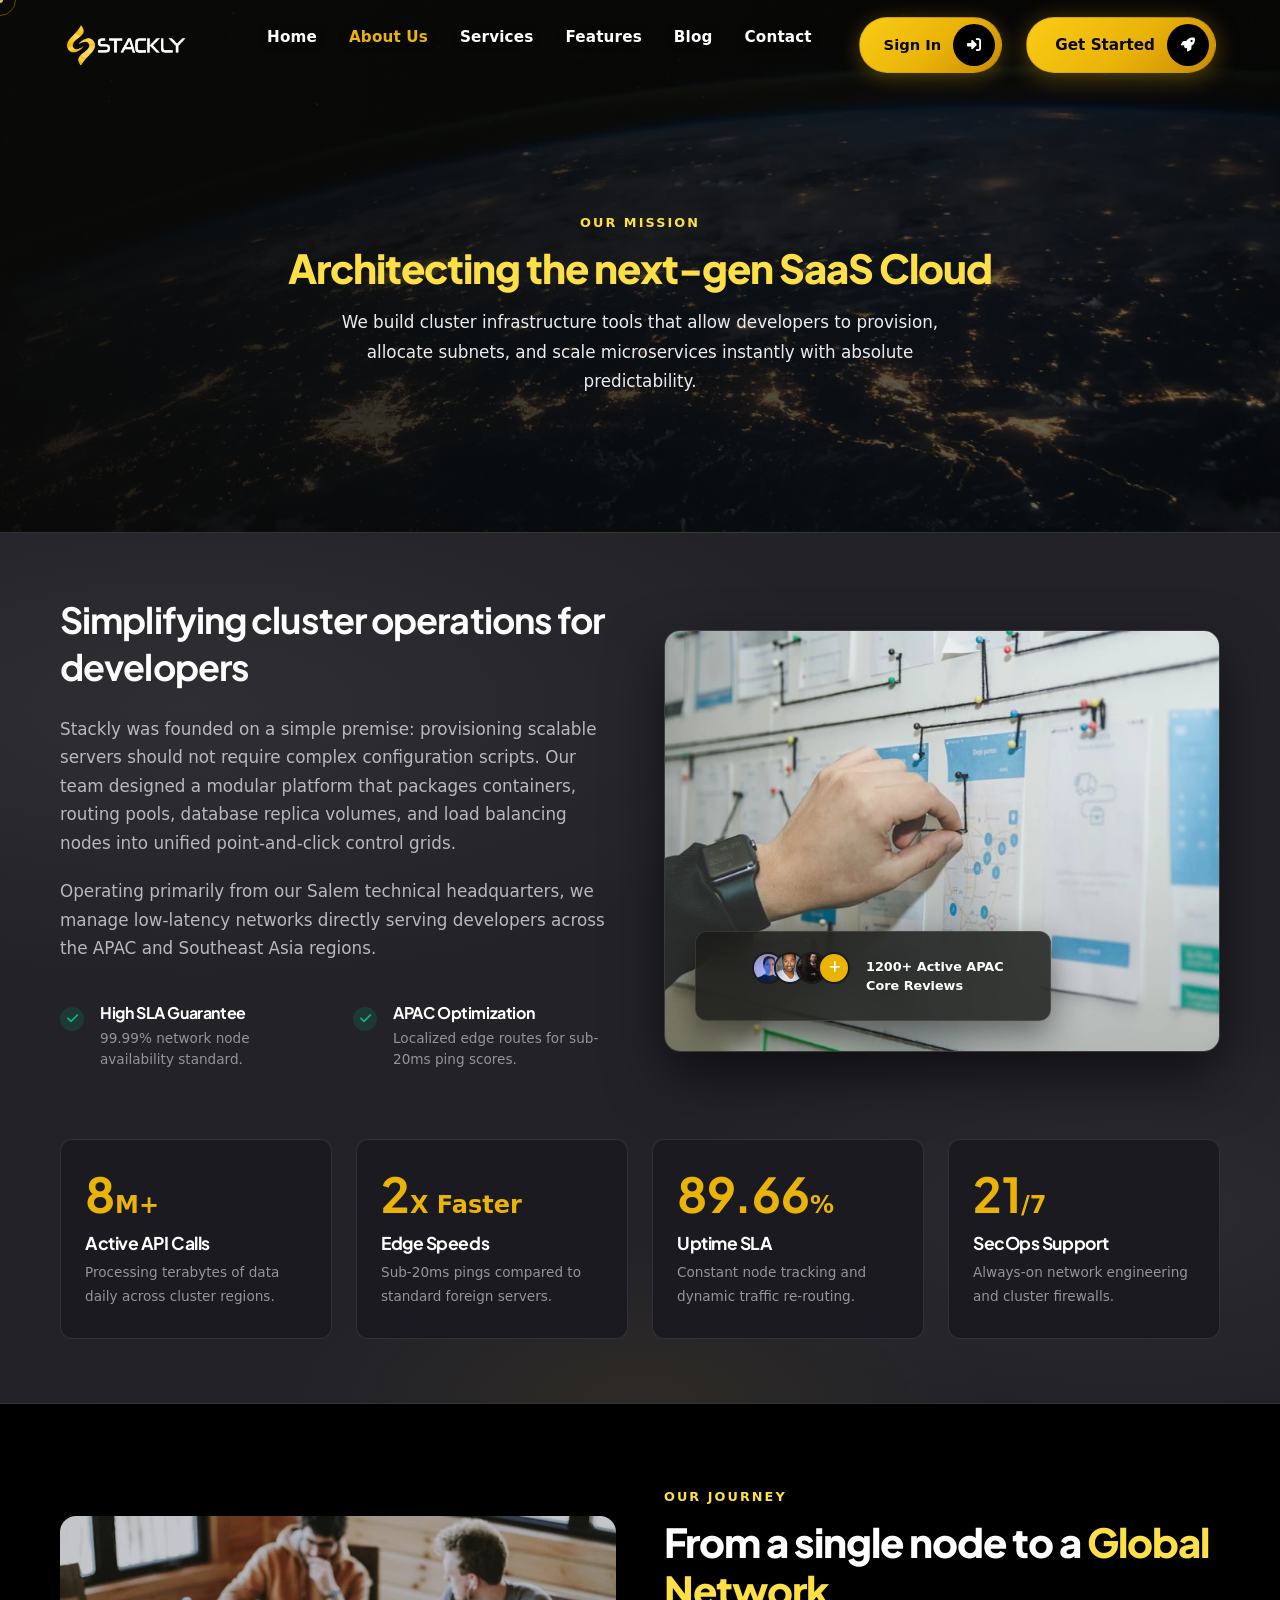
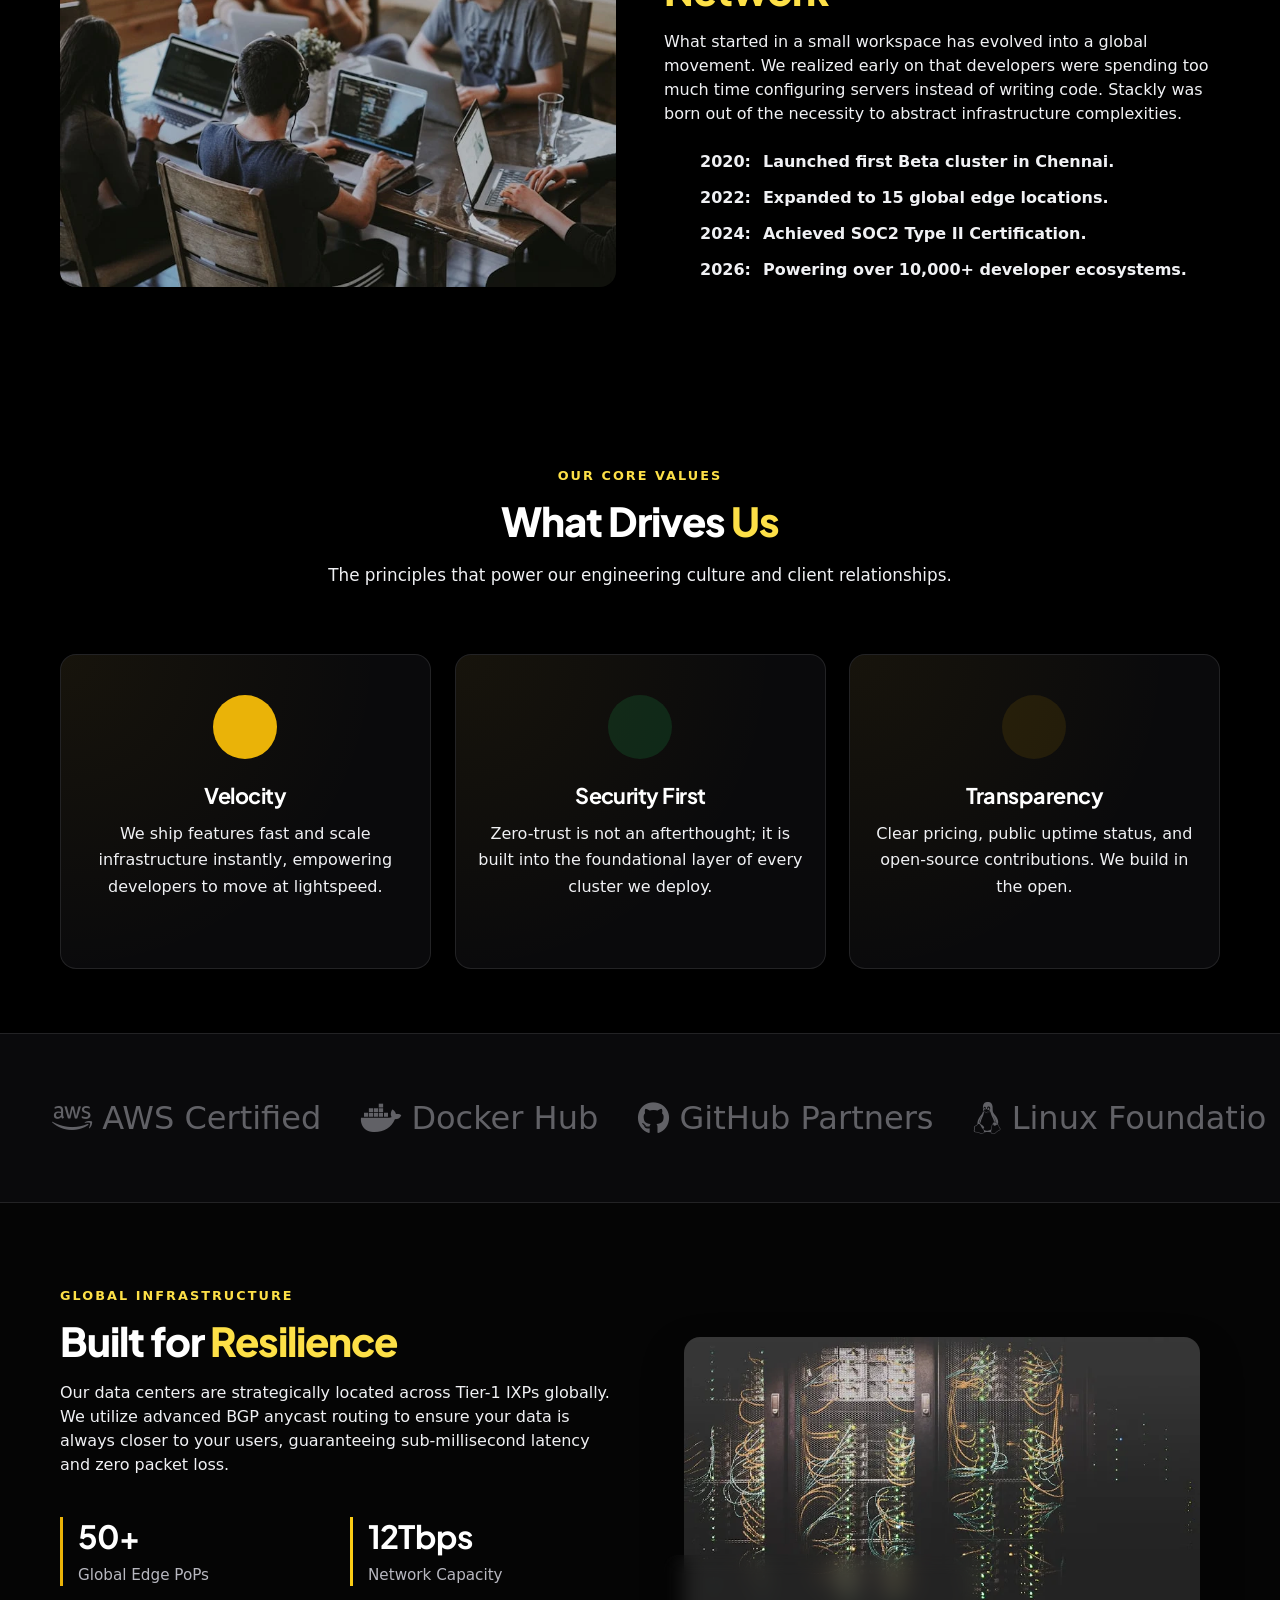
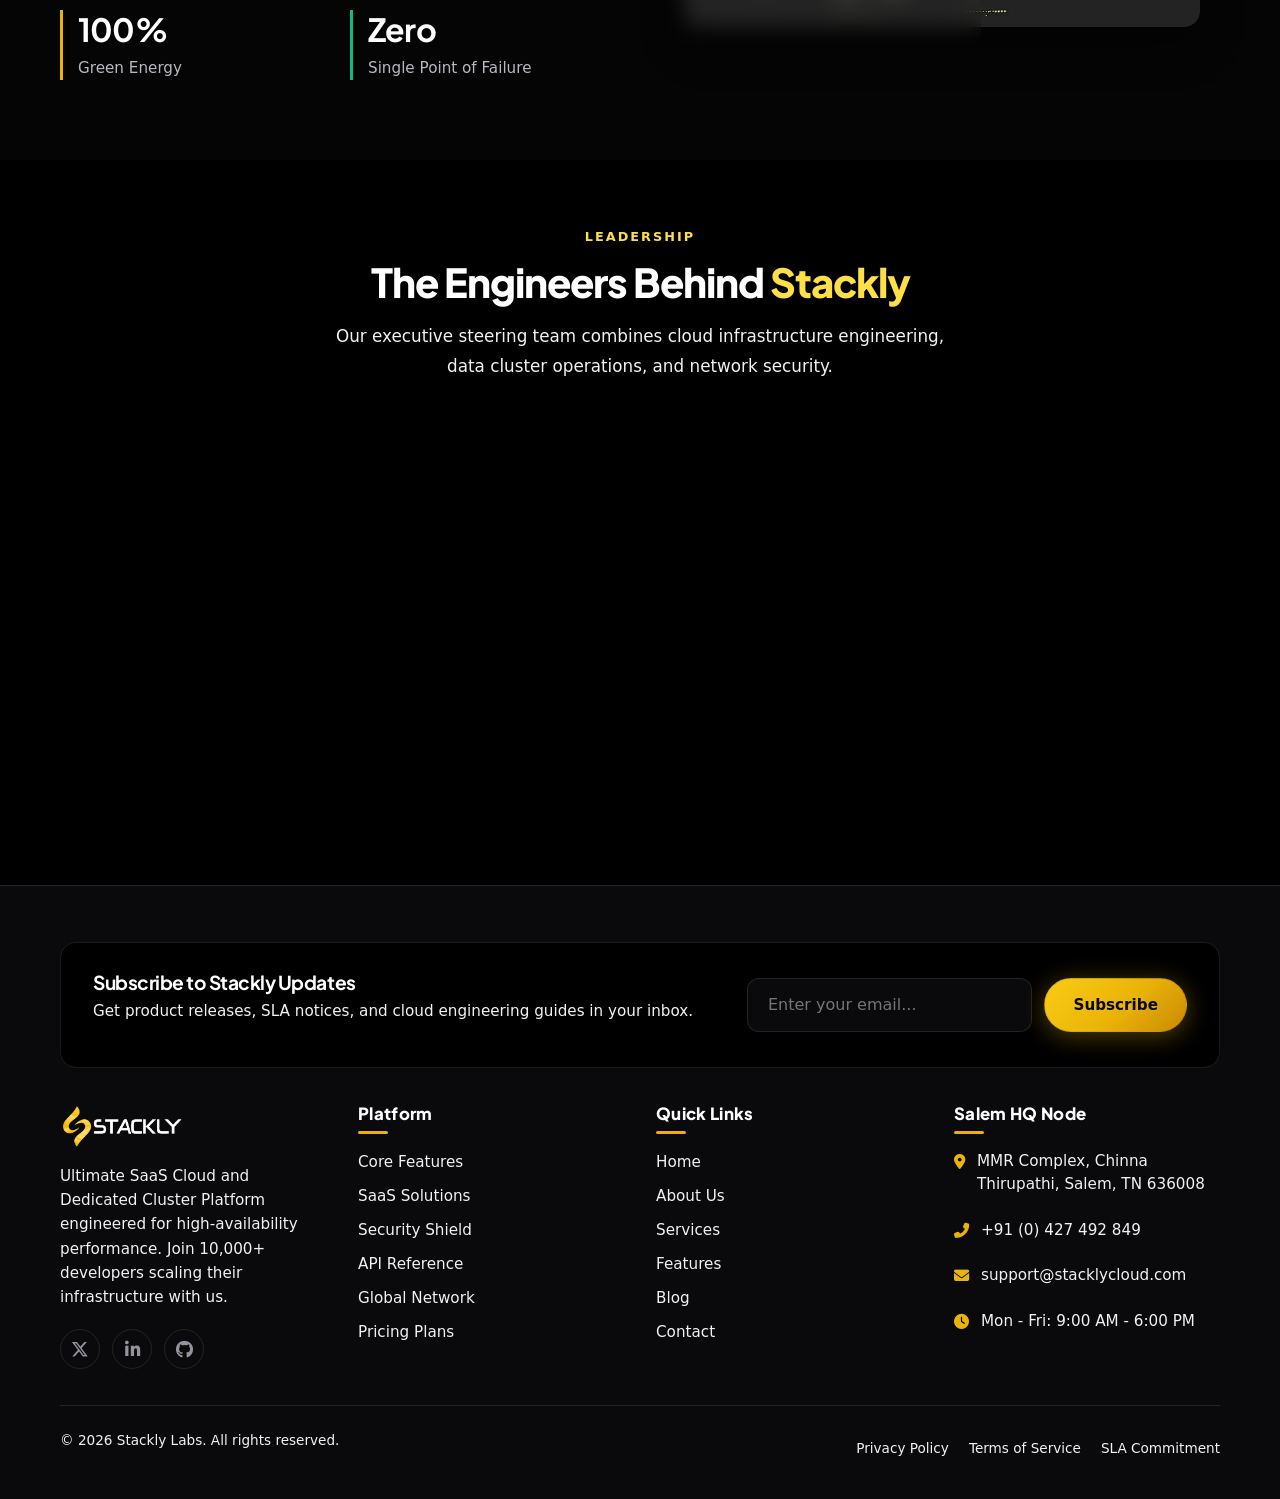
<file: about.html>
<!DOCTYPE html>
<html lang="en">
  <head>
    <meta charset="utf-8" />
    <meta http-equiv="x-ua-compatible" content="ie=edge" />
    <meta name="viewport" content="width=device-width, initial-scale=1" />
    <meta name="description" content="About Stackly SaaS Cloud Platform" />

    <title>About Us | Stackly SaaS Cloud Platform</title>

    <link rel="icon" type="image/webp" href="assets/top-logo.webp" />

    <link rel="stylesheet" href="https://cdn.jsdelivr.net/npm/bootstrap@5.3.2/dist/css/bootstrap.min.css" />
    <link rel="stylesheet" href="https://cdnjs.cloudflare.com/ajax/libs/font-awesome/6.5.1/css/all.min.css" />
    <link rel="stylesheet" href="style.css" />
  </head>

  <body>
    
    <div class="custom-cursor-dot"></div>
    <div class="custom-cursor-ring"></div>

    <div class="preloader" id="preloader" aria-hidden="true">
      <div class="preloader-inner">
        <div class="preloader-rings">
          <span class="preloader-ring preloader-ring-1"></span>
          <span class="preloader-ring preloader-ring-2"></span>
          <span class="preloader-ring preloader-ring-3"></span>
          <div class="preloader-logo-wrap">
            <img src="assets/logo.webp" alt="Stackly" class="preloader-logo" />
          </div>
        </div>
        <div class="preloader-progress" role="progressbar" aria-valuemin="0" aria-valuemax="100" aria-valuenow="0">
          <span class="preloader-progress-bar"></span>
        </div>
        <div class="preloader-dots" aria-hidden="true">
          <span></span><span></span><span></span>
        </div>
      </div>
    </div>

    <div class="back-to-top-wrapper">
      <button id="back_to_top" type="button" class="back-to-top-btn" aria-label="Back to top">
        <svg class="back-to-top-progress" viewBox="0 0 56 56" aria-hidden="true">
          <circle class="back-to-top-track" cx="28" cy="28" r="24"></circle>
          <circle class="back-to-top-bar" cx="28" cy="28" r="24"></circle>
        </svg>
        <span class="back_to_top_icon"><i class="fas fa-arrow-up"></i></span>
      </button>
    </div>

    <div class="search_popup">
      <div class="search_close">
        <button type="button" class="search_close_btn">
          <i class="fas fa-times"></i>
        </button>
      </div>
      <div class="container">
        <div class="row">
          <div class="col-12">
            <div class="search-box">
              <input class="search-input-field" type="search" placeholder="Search projects, nodes, or database logs..." required />
              <button type="submit">
                <i class="fas fa-search"></i>
              </button>
            </div>
          </div>
        </div>
      </div>
    </div>

    <div class="tj-offcanvas-area">
      <div class="offcanvas-header">
        <a href="index.html" class="logo-container">
          <img src="assets/logo.webp" alt="Stackly Logo" class="logo-img" />
        </a>
        <button type="button" class="hamburger_close_btn" aria-label="Close menu">
          <i class="fas fa-times"></i>
        </button>
      </div>
      <nav class="offcanvas-nav">
        <ul>
          <li><a href="index.html">Home</a></li>
          <li><a href="about.html">About Us</a></li>
          <li><a href="service.html">Services</a></li>
          <li><a href="features.html">Features</a></li>
          <li><a href="blog.html">Blog</a></li>
          <li><a href="contact.html">Contact</a></li>
        </ul>
      </nav>
      <div class="offcanvas-actions">
        <a class="offcanvas-signin-btn" href="signin.html"><span class="btn-text">Sign In</span><span class="btn-icon"><i class="fas fa-right-to-bracket"></i></span></a>
        <a class="tj-primary-btn offcanvas-cta-btn" href="signup.html">
          <span class="btn-text">Get Started</span>
          <span class="btn-icon"><i class="fas fa-rocket"></i></span>
        </a>
      </div>
    </div>
    <div class="hamburger_bg"></div>

    <header class="header-area header-dark">
      <div class="header-wrapper">
        <div class="site_logo">
          <a class="logo-container" href="index.html">
            <img src="assets/logo.webp" alt="Logo" class="logo-img" />
          </a>
        </div>

        <div class="menu-area d-none d-lg-inline-flex align-items-center">
          <nav id="mobile-menu" class="mainmenu">
            <ul>
              <li><a href="index.html">Home</a></li>
              <li><a href="about.html" class="active">About Us</a></li>
              <li><a href="service.html">Services</a></li>
              <li><a href="features.html">Features</a></li>
              <li><a href="blog.html">Blog</a></li>
              <li><a href="contact.html">Contact</a></li>

            </ul>
          </nav>
        </div>

        <div class="header-right-item d-none d-lg-inline-flex">
          <a class="header-signin-link" href="signin.html"><span class="btn-text">Sign In</span><span class="btn-icon"><i class="fas fa-right-to-bracket"></i></span></a>
          <div class="header-button">
            <a class="tj-primary-btn" href="signup.html">
              <span class="btn-text">Get Started</span>
              <span class="btn-icon"><i class="fas fa-rocket"></i></span>
            </a>
          </div>
        </div>

                <button type="button" class="menu_btn mobile_menu_bar d-lg-none" aria-label="Open menu">
          <span class="menu-icon-open"><span class="cubes"><span></span><span></span><span></span><span></span></span></span>
          <span class="menu-icon-close"><i class="fas fa-times"></i></span>
        </button>
      </div>
    </header>

    <header class="header-area header-duplicate header-sticky">
      <div class="header-wrapper">
        <div class="site_logo">
          <a class="logo-container" href="index.html">
            <img src="assets/logo.webp" alt="Logo" class="logo-img" />
          </a>
        </div>

        <div class="menu-area d-none d-lg-inline-flex align-items-center">
          <nav class="mainmenu">
            <ul>
              <li><a href="index.html">Home</a></li>
              <li><a href="about.html" class="active">About Us</a></li>
              <li><a href="service.html">Services</a></li>
              <li><a href="features.html">Features</a></li>
              <li><a href="blog.html">Blog</a></li>
              <li><a href="contact.html">Contact</a></li>

            </ul>
          </nav>
        </div>

        <div class="header-right-item d-none d-lg-inline-flex">
          <a class="header-signin-link" href="signin.html"><span class="btn-text">Sign In</span><span class="btn-icon"><i class="fas fa-right-to-bracket"></i></span></a>
          <div class="header-button">
            <a class="tj-primary-btn" href="signup.html">
              <span class="btn-text">Get Started</span>
              <span class="btn-icon"><i class="fas fa-rocket"></i></span>
            </a>
          </div>
        </div>

                <button type="button" class="menu_btn mobile_menu_bar d-lg-none" aria-label="Open menu">
          <span class="menu-icon-open"><span class="cubes"><span></span><span></span><span></span><span></span></span></span>
          <span class="menu-icon-close"><i class="fas fa-times"></i></span>
        </button>
      </div>
    </header>

    <main>
      
      <section class="page-hero page-hero-bg" style="--page-hero-bg: url('assets/img-ext-1.webp');">
        <div class="container">
          <div class="section-header reveal zoom-in">
            <span class="section-subtitle">Our Mission</span>
            <h1 class="section-title split-text">Architecting the next-gen <span>SaaS Cloud</span></h1>
            <p class="section-desc">We build cluster infrastructure tools that allow developers to provision, allocate subnets, and scale microservices instantly with absolute predictability.</p>
          </div>
        </div>
      </section>

      <section class="section-light">
        <div class="container">
          <div class="about-intro-grid">
            <div class="reveal reveal-left">
              <h2 style="font-size: 2.25rem; margin-bottom: 24px; font-family: var(--font-display); line-height: 1.3;">Simplifying cluster operations for developers</h2>
              <p style="color: var(--text-muted); margin-bottom: 20px; font-size: 1.05rem; line-height: 1.7;">
                Stackly was founded on a simple premise: provisioning scalable servers should not require complex configuration scripts. Our team designed a modular platform that packages containers, routing pools, database replica volumes, and load balancing nodes into unified point-and-click control grids.
              </p>
              <p style="color: var(--text-muted); margin-bottom: 30px; font-size: 1.05rem; line-height: 1.7;">
                Operating primarily from our Salem technical headquarters, we manage low-latency networks directly serving developers across the APAC and Southeast Asia regions.
              </p>
              
              <div class="about-features-list">
                <div class="about-feat-item">
                  <div class="about-feat-icon"><i class="fas fa-check"></i></div>
                  <div>
                    <h5 class="about-feat-title">High SLA Guarantee</h5>
                    <p class="about-feat-desc">99.99% network node availability standard.</p>
                  </div>
                </div>
                <div class="about-feat-item">
                  <div class="about-feat-icon"><i class="fas fa-check"></i></div>
                  <div>
                    <h5 class="about-feat-title">APAC Optimization</h5>
                    <p class="about-feat-desc">Localized edge routes for sub-20ms ping scores.</p>
                  </div>
                </div>
              </div>
            </div>
            
            <div class="reveal reveal-right">
              <div class="h3_about_img">
                <img src="assets/img-ext-2.webp" alt="SaaS cloud development team" />

                <div class="about_reviews">
                  <ul>
                    <li><img src="assets/img-ext-3.webp" alt="Client" /></li>
                    <li><img src="assets/img-ext-4.webp" alt="Client" /></li>
                    <li><img src="assets/img-ext-5.webp" alt="Client" /></li>
                    <li><span><i class="fas fa-plus"></i></span></li>
                  </ul>
                  <span class="text">1200+ Active APAC Core Reviews</span>
                </div>
              </div>
            </div>
          </div>

          <div class="row g-2 g-md-4" style="margin-top: 30px;">
            <div class="col-sm-6 col-lg-3">
              <div class="h3_countup reveal reveal-up">
                <div class="inline-content">
                  <span class="counter">10</span>
                  <span class="count-plus">M+</span>
                </div>
                <h4 class="title">Active API Calls</h4>
                <span class="desc">Processing terabytes of data daily across cluster regions.</span>
              </div>
            </div>
            <div class="col-sm-6 col-lg-3">
              <div class="h3_countup reveal reveal-up delay-100">
                <div class="inline-content">
                  <span class="counter">3</span>
                  <span class="count-plus">X Faster</span>
                </div>
                <h4 class="title">Edge Speeds</h4>
                <span class="desc">Sub-20ms pings compared to standard foreign servers.</span>
              </div>
            </div>
            <div class="col-sm-6 col-lg-3">
              <div class="h3_countup reveal reveal-up delay-200">
                <div class="inline-content">
                  <span class="counter">99.99</span>
                  <span class="count-plus">%</span>
                </div>
                <h4 class="title">Uptime SLA</h4>
                <span class="desc">Constant node tracking and dynamic traffic re-routing.</span>
              </div>
            </div>
            <div class="col-sm-6 col-lg-3">
              <div class="h3_countup reveal reveal-up delay-300">
                <div class="inline-content">
                  <span class="counter">24</span>
                  <span class="count-plus">/7</span>
                </div>
                <h4 class="title">SecOps Support</h4>
                <span class="desc">Always-on network engineering and cluster firewalls.</span>
              </div>
            </div>
          </div>
        </div>
      </section>

      <section class="section-padding" style="padding: 80px 0;">
        <div class="container">
          <div class="row align-items-center g-5">
            <div class="col-lg-6 reveal reveal-left">
              <img src="assets/img-ext-6.webp" alt="Tech Team" style="border-radius: var(--radius-lg); width: 100%; box-shadow: 0 20px 40px rgba(0,0,0,0.3);" />
            </div>
            <div class="col-lg-6 reveal reveal-right">
              <span class="section-subtitle">Our Journey</span>
              <h2 class="section-title">From a single node to a <span>Global Network</span></h2>
              <p class="section-desc">What started in a small workspace has evolved into a global movement. We realized early on that developers were spending too much time configuring servers instead of writing code. Stackly was born out of the necessity to abstract infrastructure complexities.</p>
              <ul class="check-list" style="margin-top: 24px; display: flex; flex-direction: column; gap: 12px; list-style: none; padding: 0;">
                <li><i class="fas fa-check-circle" style="color: var(--primary); margin-right: 8px;"></i> <strong>2020:</strong> Launched first Beta cluster in Chennai.</li>
                <li><i class="fas fa-check-circle" style="color: var(--primary); margin-right: 8px;"></i> <strong>2022:</strong> Expanded to 15 global edge locations.</li>
                <li><i class="fas fa-check-circle" style="color: var(--primary); margin-right: 8px;"></i> <strong>2024:</strong> Achieved SOC2 Type II Certification.</li>
                <li><i class="fas fa-check-circle" style="color: var(--primary); margin-right: 8px;"></i> <strong>2026:</strong> Powering over 10,000+ developer ecosystems.</li>
              </ul>
            </div>
          </div>
        </div>
      </section>

      <section class="section-padding">
        <div class="container">
          <div class="section-header reveal zoom-in">
            <span class="section-subtitle">Our Core Values</span>
            <h2 class="section-title">What Drives <span>Us</span></h2>
            <p class="section-desc">The principles that power our engineering culture and client relationships.</p>
          </div>
          <div class="row g-4 mt-4">
            <div class="col-md-4 reveal reveal-up">
              <div class="tilt-card-wrapper" style="height: 100%;">
                <div class="tilt-card" style="height: 100%; text-align: center; padding: 40px 20px;">
                  <div class="card-icon-box mx-auto" style="margin-bottom: 24px;">
                    <i class="fas fa-rocket animate-float"></i>
                  </div>
                  <h3 class="card-title">Velocity</h3>
                  <p class="card-desc">We ship features fast and scale infrastructure instantly, empowering developers to move at lightspeed.</p>
                </div>
              </div>
            </div>
            <div class="col-md-4 reveal reveal-up delay-100">
              <div class="tilt-card-wrapper" style="height: 100%;">
                <div class="tilt-card" style="height: 100%; text-align: center; padding: 40px 20px;">
                  <div class="card-icon-box mx-auto" style="margin-bottom: 24px; color: #10b981; background: var(--success-glow);">
                    <i class="fas fa-lock animate-float-delay"></i>
                  </div>
                  <h3 class="card-title">Security First</h3>
                  <p class="card-desc">Zero-trust is not an afterthought; it is built into the foundational layer of every cluster we deploy.</p>
                </div>
              </div>
            </div>
            <div class="col-md-4 reveal reveal-up delay-200">
              <div class="tilt-card-wrapper" style="height: 100%;">
                <div class="tilt-card" style="height: 100%; text-align: center; padding: 40px 20px;">
                  <div class="card-icon-box mx-auto" style="margin-bottom: 24px; color: var(--accent); background: var(--accent-light);">
                    <i class="fas fa-hands-helping animate-float"></i>
                  </div>
                  <h3 class="card-title">Transparency</h3>
                  <p class="card-desc">Clear pricing, public uptime status, and open-source contributions. We build in the open.</p>
                </div>
              </div>
            </div>
          </div>
        </div>
      </section>

      <section class="section-padding" style="padding: 60px 0; border-top: 1px solid var(--border); border-bottom: 1px solid var(--border); background-color: var(--bg-card);">
        <div class="container-fluid overflow-hidden">
          <div class="marquee-container">
            <div class="marquee-content">
              <div class="marquee-item"><i class="fab fa-aws"></i> &nbsp;AWS Certified</div>
              <div class="marquee-item"><i class="fab fa-docker"></i> &nbsp;Docker Hub</div>
              <div class="marquee-item"><i class="fab fa-github"></i> &nbsp;GitHub Partners</div>
              <div class="marquee-item"><i class="fab fa-linux"></i> &nbsp;Linux Foundation</div>
              <div class="marquee-item"><i class="fab fa-digital-ocean"></i> &nbsp;Ocean Networks</div>
              <div class="marquee-item"><i class="fab fa-cloudflare"></i> &nbsp;Cloudflare Edge</div>
              <div class="marquee-item"><i class="fab fa-stripe"></i> &nbsp;Stripe Billing</div>
              
              <div class="marquee-item"><i class="fab fa-aws"></i> &nbsp;AWS Certified</div>
              <div class="marquee-item"><i class="fab fa-docker"></i> &nbsp;Docker Hub</div>
              <div class="marquee-item"><i class="fab fa-github"></i> &nbsp;GitHub Partners</div>
              <div class="marquee-item"><i class="fab fa-linux"></i> &nbsp;Linux Foundation</div>
              <div class="marquee-item"><i class="fab fa-digital-ocean"></i> &nbsp;Ocean Networks</div>
              <div class="marquee-item"><i class="fab fa-cloudflare"></i> &nbsp;Cloudflare Edge</div>
              <div class="marquee-item"><i class="fab fa-stripe"></i> &nbsp;Stripe Billing</div>
            </div>
          </div>
        </div>
      </section>

      <section class="section-padding" style="padding: 80px 0; background-color: rgba(255, 255, 255, 0.02);">
        <div class="container">
          <div class="row align-items-center g-5">
            <div class="col-lg-6 reveal reveal-left">
              <span class="section-subtitle">Global Infrastructure</span>
              <h2 class="section-title">Built for <span>Resilience</span></h2>
              <p class="section-desc">Our data centers are strategically located across Tier-1 IXPs globally. We utilize advanced BGP anycast routing to ensure your data is always closer to your users, guaranteeing sub-millisecond latency and zero packet loss.</p>
              
              <div class="row g-4 mt-2">
                <div class="col-sm-6">
                  <div style="border-left: 3px solid var(--primary); padding-left: 15px;">
                    <h3 style="color: var(--text-main); font-family: var(--font-display); font-size: 2rem;">50+</h3>
                    <p style="color: var(--text-muted); font-size: 0.95rem; margin: 0;">Global Edge PoPs</p>
                  </div>
                </div>
                <div class="col-sm-6">
                  <div style="border-left: 3px solid var(--secondary); padding-left: 15px;">
                    <h3 style="color: var(--text-main); font-family: var(--font-display); font-size: 2rem;">12Tbps</h3>
                    <p style="color: var(--text-muted); font-size: 0.95rem; margin: 0;">Network Capacity</p>
                  </div>
                </div>
                <div class="col-sm-6">
                  <div style="border-left: 3px solid var(--accent); padding-left: 15px;">
                    <h3 style="color: var(--text-main); font-family: var(--font-display); font-size: 2rem;">100%</h3>
                    <p style="color: var(--text-muted); font-size: 0.95rem; margin: 0;">Green Energy</p>
                  </div>
                </div>
                <div class="col-sm-6">
                  <div style="border-left: 3px solid #10b981; padding-left: 15px;">
                    <h3 style="color: var(--text-main); font-family: var(--font-display); font-size: 2rem;">Zero</h3>
                    <p style="color: var(--text-muted); font-size: 0.95rem; margin: 0;">Single Point of Failure</p>
                  </div>
                </div>
              </div>
            </div>
            
            <div class="col-lg-6 reveal reveal-right">
              <div style="position: relative; padding: 20px;">
                <img src="assets/img-ext-7.webp" alt="Global Datacenter Infrastructure" style="border-radius: var(--radius-lg); width: 100%; box-shadow: 0 20px 40px rgba(0,0,0,0.4);" />

                <div class="animate-float" style="position: absolute; bottom: 0px; left: 0px; background: rgba(15, 23, 42, 0.85); backdrop-filter: blur(10px); border: 1px solid rgba(255, 255, 255, 0.1); padding: 20px; border-radius: var(--radius-md); box-shadow: 0 10px 30px rgba(0,0,0,0.5); display: flex; align-items: center; gap: 15px; z-index: 2;">
                  <div class="animate-pulse-glow" style="width: 50px; height: 50px; background: var(--bg-main); border-radius: 50%; display: flex; align-items: center; justify-content: center; color: var(--primary); font-size: 1.5rem;">
                    <i class="fas fa-server"></i>
                  </div>
                  <div>
                    <h4 style="color: var(--text-main); font-size: 1.1rem; margin-bottom: 4px;">Node Status</h4>
                    <p style="color: #10b981; font-size: 0.9rem; margin: 0; font-weight: 600;"><i class="fas fa-circle" style="font-size: 0.6rem; vertical-align: middle;"></i> All Systems Operational</p>
                  </div>
                </div>
              </div>
            </div>
          </div>
        </div>
      </section>

      <section>
        <div class="container">
          <div class="section-header reveal zoom-in">
            <span class="section-subtitle">Leadership</span>
            <h2 class="section-title">The Engineers Behind <span>Stackly</span></h2>
            <p class="section-desc">Our executive steering team combines cloud infrastructure engineering, data cluster operations, and network security.</p>
          </div>

          <div class="team-grid">
            
            <div class="team-card-wrapper reveal reveal-left">
              <div class="team-card-inner">
                <div class="team-card-front">
                  <img src="assets/img-ext-8.webp" alt="Rajesh Kumar CEO" class="team-member-img" />
                  <div class="team-member-info">
                    <h4>Rajesh Kumar</h4>
                    <p>CEO & Founder</p>
                  </div>
                </div>
                <div class="team-card-back">
                  <h4 style="margin-bottom: 8px;">Rajesh Kumar</h4>
                  <p class="team-member-bio">Leading Stackly vision with 12+ years managing cloud node routing architectures across APAC networks.</p>
                  <div class="team-socials">
                    <a href="404.html" class="team-social-icon"><i class="fab fa-x-twitter"></i></a>
                    <a href="404.html" class="team-social-icon"><i class="fab fa-linkedin-in"></i></a>
                    <a href="404.html" class="team-social-icon"><i class="fab fa-github"></i></a>
                  </div>
                </div>
              </div>
            </div>

            <div class="team-card-wrapper reveal reveal-up">
              <div class="team-card-inner">
                <div class="team-card-front">
                  <img src="assets/img-ext-9.webp" alt="Divya Sharma CTO" class="team-member-img" />
                  <div class="team-member-info">
                    <h4>Divya Sharma</h4>
                    <p>CTO & Co-Founder</p>
                  </div>
                </div>
                <div class="team-card-back">
                  <h4 style="margin-bottom: 8px;">Divya Sharma</h4>
                  <p class="team-member-bio">Managed container scheduling nodes at primary cloud infrastructures. Oversees all core codebases and platforms.</p>
                  <div class="team-socials">
                    <a href="404.html" class="team-social-icon"><i class="fab fa-x-twitter"></i></a>
                    <a href="404.html" class="team-social-icon"><i class="fab fa-linkedin-in"></i></a>
                    <a href="404.html" class="team-social-icon"><i class="fab fa-github"></i></a>
                  </div>
                </div>
              </div>
            </div>

            <div class="team-card-wrapper reveal reveal-up delay-100">
              <div class="team-card-inner">
                <div class="team-card-front">
                  <img src="assets/img-ext-10.webp" alt="Amit Patel Infrastructure" class="team-member-img" />
                  <div class="team-member-info">
                    <h4>Amit Patel</h4>
                    <p>VP of Infrastructure</p>
                  </div>
                </div>
                <div class="team-card-back">
                  <h4 style="margin-bottom: 8px;">Amit Patel</h4>
                  <p class="team-member-bio">Expert in fiber node routing, data replication scripts, and hardware load balancing cluster configurations.</p>
                  <div class="team-socials">
                    <a href="404.html" class="team-social-icon"><i class="fab fa-x-twitter"></i></a>
                    <a href="404.html" class="team-social-icon"><i class="fab fa-linkedin-in"></i></a>
                    <a href="404.html" class="team-social-icon"><i class="fab fa-github"></i></a>
                  </div>
                </div>
              </div>
            </div>

            <div class="team-card-wrapper reveal reveal-right">
              <div class="team-card-inner">
                <div class="team-card-front">
                  <img src="assets/img-ext-11.webp" alt="Priya Nair Security" class="team-member-img" />
                  <div class="team-member-info">
                    <h4>Priya Nair</h4>
                    <p>VP of Cybersecurity</p>
                  </div>
                </div>
                <div class="team-card-back">
                  <h4 style="margin-bottom: 8px;">Priya Nair</h4>
                  <p class="team-member-bio">Directs security audit logging, encryption keys allocation, and server DDoS mitigations protocols.</p>
                  <div class="team-socials">
                    <a href="404.html" class="team-social-icon"><i class="fab fa-x-twitter"></i></a>
                    <a href="404.html" class="team-social-icon"><i class="fab fa-linkedin-in"></i></a>
                    <a href="404.html" class="team-social-icon"><i class="fab fa-github"></i></a>
                  </div>
                </div>
              </div>
            </div>
          </div>
        </div>
      </section>
    </main>

    <footer class="footer">
      <div class="container">
        <div class="footer-newsletter reveal reveal-up">
          <div class="footer-newsletter-text">
            <h3>Subscribe to Stackly Updates</h3>
            <p>Get product releases, SLA notices, and cloud engineering guides in your inbox.</p>
          </div>
          <form class="footer-subscribe-form" action="404.html">
            <input type="email" placeholder="Enter your email..." required />
            <button type="submit" class="tj-primary-btn"><span class="btn-text">Subscribe</span></button>
          </form>
        </div>
        <div class="footer-grid">
          <div class="footer-about">
            <a href="index.html" class="logo-container">
              <img src="assets/logo.webp" alt="Stackly Logo" class="logo-img" />
            </a>
            <p class="footer-about-desc">Ultimate SaaS Cloud and Dedicated Cluster Platform engineered for high-availability performance. Join 10,000+ developers scaling their infrastructure with us.</p>
            <div class="social-links">
              <a href="404.html" class="social-icon"><i class="fab fa-x-twitter"></i></a>
              <a href="404.html" class="social-icon"><i class="fab fa-linkedin-in"></i></a>
              <a href="404.html" class="social-icon"><i class="fab fa-github"></i></a>
            </div>
          </div>

          <div>
            <h4 class="footer-title">Platform</h4>
            <ul class="footer-links">
              <li><a href="404.html">Core Features</a></li>
              <li><a href="404.html">SaaS Solutions</a></li>
              <li><a href="404.html">Security Shield</a></li>
              <li><a href="404.html">API Reference</a></li>
              <li><a href="404.html">Global Network</a></li>
              <li><a href="404.html">Pricing Plans</a></li>
            </ul>
          </div>

          <div>
            <h4 class="footer-title">Quick Links</h4>
            <ul class="footer-links">
              <li><a href="index.html">Home</a></li>
              <li><a href="about.html">About Us</a></li>
              <li><a href="service.html">Services</a></li>
              <li><a href="features.html">Features</a></li>
              <li><a href="blog.html">Blog</a></li>
              <li><a href="contact.html">Contact</a></li>
            </ul>
          </div>

          <div>
            <h4 class="footer-title">Salem HQ Node</h4>
            <div class="footer-contact-item">
              <i class="fas fa-map-marker-alt"></i>
              <span>MMR Complex, Chinna Thirupathi, Salem, TN 636008</span>
            </div>
            <div class="footer-contact-item">
              <i class="fas fa-phone-alt"></i>
              <span>+91 (0) 427 492 849</span>
            </div>
            <div class="footer-contact-item">
              <i class="fas fa-envelope"></i>
              <span>support@stacklycloud.com</span>
            </div>
            <div class="footer-contact-item">
              <i class="fas fa-clock"></i>
              <span>Mon - Fri: 9:00 AM - 6:00 PM</span>
            </div>
          </div>
        </div>

        <div class="footer-bottom">
          <p>&copy; 2026 Stackly Labs. All rights reserved.</p>
          <div class="footer-bottom-links">
            <a href="404.html">Privacy Policy</a>
            <a href="404.html">Terms of Service</a>
            <a href="404.html">SLA Commitment</a>
          </div>
        </div>
      </div>
    </footer>

    <script src="https://cdn.jsdelivr.net/npm/bootstrap@5.3.2/dist/js/bootstrap.bundle.min.js"></script>
    <script src="main.js"></script>
  </body>
</html>
</file>
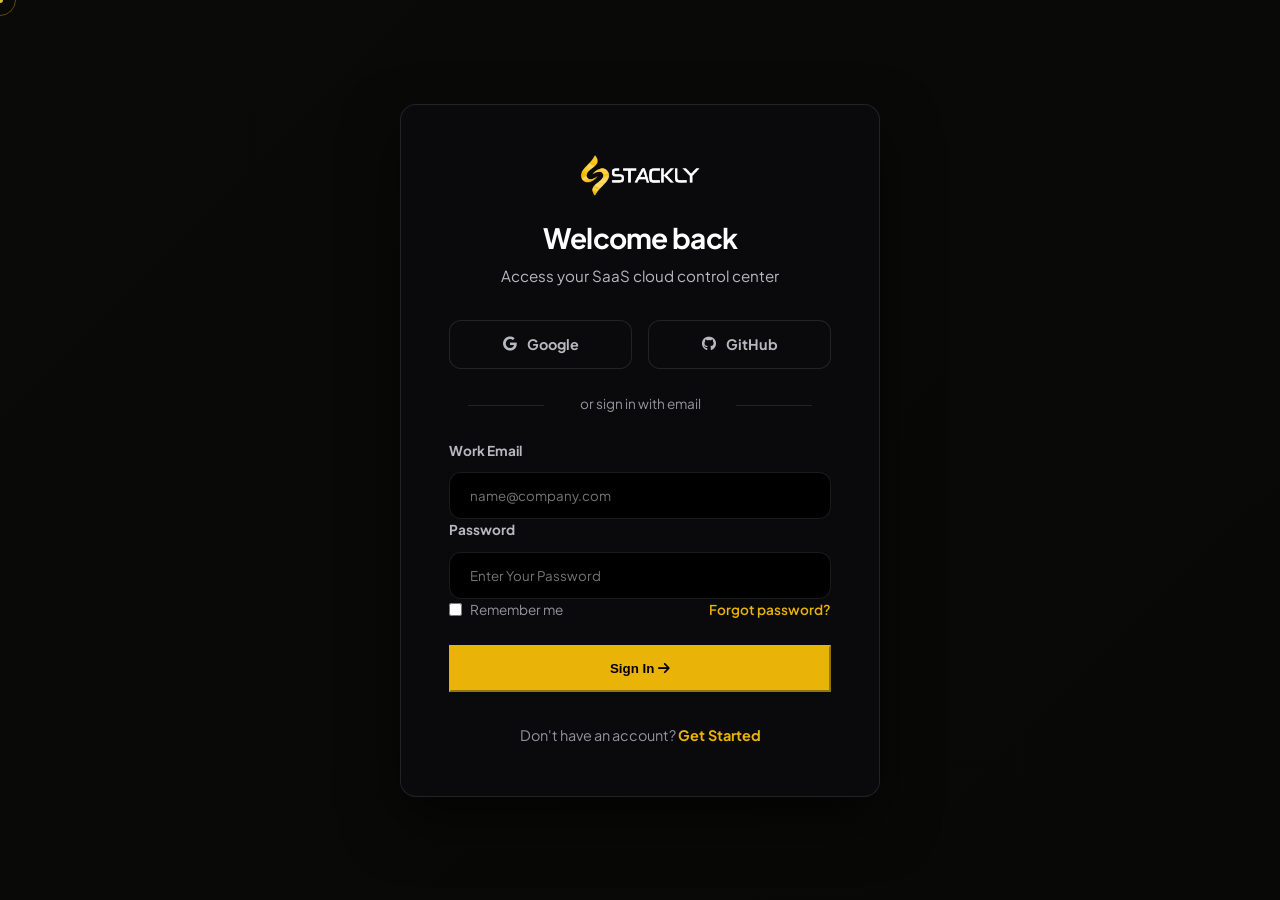
<file: admin-dashboard.html>
<!DOCTYPE html>
<html lang="en">
<head>
  <meta charset="UTF-8">
  <meta name="viewport" content="width=device-width, initial-scale=1.0">
  <title>Admin Console | Stackly SaaS Cloud Platform</title>
  <link rel="icon" type="image/webp" href="assets/top-logo.webp">
  <link rel="stylesheet" href="https://cdnjs.cloudflare.com/ajax/libs/font-awesome/6.4.0/css/all.min.css">
  <link rel="stylesheet" href="style.css">
</head>
<body class="dashboard-page dashboard-page--admin">
  <div class="custom-cursor-dot"></div>
  <div class="custom-cursor-ring"></div>

  <div class="dashboard-layout dashboard-shell" data-dashboard-page="admin" data-default-section="overview">
    <div class="sidebar-overlay" id="sidebarOverlay"></div>

    <header class="db-topbar dashboard-topbar">
      <div class="dashboard-topbar-brand">
        <div class="dashboard-logo-zone">
          <a href="index.html" class="logo-container dashboard-logo-link">
            <img src="assets/logo.webp" alt="Stackly Logo" class="logo-img">
          </a>
        </div>
        <div class="dashboard-topbar-divider"></div>
        <div class="dashboard-topbar-meta">
          <div class="dashboard-topbar-title" id="dashboardTopbarTitle">Control Center</div>
          <div class="dashboard-topbar-breadcrumb" id="dashboardTopbarBreadcrumb">Admin / Overview</div>
        </div>
      </div>

      <div class="dashboard-topbar-actions">
        <button type="button" class="dashboard-icon-btn dashboard-menu-toggle" id="dashboardMenuToggle" aria-label="Open menu" aria-expanded="false">
          <span class="menu-icon"><i class="fas fa-bars"></i></span>
          <span class="close-icon"><i class="fas fa-xmark"></i></span>
        </button>
        <div class="dashboard-status-pill admin-status-pill">
          <span class="status-dot active"></span>
          Platform stable · 99.98% uptime
        </div>

        <a href="404.html" class="dashboard-icon-btn db-action-btn">
          <i class="fas fa-bell"></i>
          <span class="db-badge-dot"></span>
        </a>
        <div class="dashboard-topbar-user">
          <span class="dashboard-topbar-user-name" id="dashboardTopbarName">Rajkumar S</span>
          <span class="dashboard-topbar-user-role" id="dashboardTopbarRole">Admin Workspace</span>
        </div>
      </div>
    </header>

    <aside class="db-sidebar dashboard-sidebar" id="sidebar">
      <div class="db-sidebar-profile dashboard-profile-card" style="margin: 12px 14px 10px; padding: 12px; display: flex; align-items: center; gap: 12px;">
        <div class="dashboard-avatar" id="sidebarUserInitial" style="width: 36px; height: 36px; font-size: 16px; flex-shrink: 0; line-height: 36px;">R</div>
        <div class="db-sidebar-profile-info" style="gap: 2px;">
          <span class="dashboard-profile-label" style="font-size: 0.65rem;">Welcome back</span>
          <h5 id="sidebarUserName" style="font-size: 0.85rem; line-height: 1.2;">Rajkumar S</h5>
          <p id="sidebarUserEmail" style="font-size: 0.7rem;">rahulraj2216@gmail.com</p>
          <span class="dashboard-role-chip" style="font-size: 0.65rem; padding: 2px 6px; margin-top: 2px; width: fit-content;"><i class="fas fa-shield-halved"></i> Platform Administrator</span>
        </div>
      </div>

      <div class="db-menu-container">
        <ul class="db-menu dashboard-menu">
          <li><a href="#" class="db-menu-link active" data-dashboard-tab="overview"><i class="fas fa-gauge-high"></i><span class="db-menu-text">Overview</span></a></li>
          <li><a href="#" class="db-menu-link" data-dashboard-tab="tenants"><i class="fas fa-building-shield"></i><span class="db-menu-text">Tenants</span></a></li>
          <li><a href="#" class="db-menu-link" data-dashboard-tab="nodes"><i class="fas fa-server"></i><span class="db-menu-text">Nodes</span></a></li>
          <li><a href="#" class="db-menu-link" data-dashboard-tab="analytics"><i class="fas fa-chart-column"></i><span class="db-menu-text">Analytics</span></a></li>
          <li><a href="#" class="db-menu-link" data-dashboard-tab="security"><i class="fas fa-lock"></i><span class="db-menu-text">Security</span></a></li>
          <li><a href="#" class="db-menu-link" data-dashboard-tab="billing"><i class="fas fa-wallet"></i><span class="db-menu-text">Billing</span></a></li>
          <li><a href="#" class="db-menu-link" data-dashboard-tab="settings"><i class="fas fa-sliders"></i><span class="db-menu-text">Settings</span></a></li>
          <li><a href="#" class="db-menu-link" data-dashboard-tab="help"><i class="fas fa-life-ring"></i><span class="db-menu-text">Help Center</span></a></li>
        </ul>

        <div class="db-sidebar-footer dashboard-sidebar-footer">
          <button id="logoutBtn" class="dashboard-logout-btn" type="button">
            <i class="fas fa-right-from-bracket"></i>
            Log Out
          </button>
        </div>
      </div>
    </aside>

    <main class="db-main dashboard-main">
      <div class="db-content dashboard-content">
        <section class="dashboard-hero-card">
          <div class="dashboard-hero-copy">
            <span class="dashboard-hero-badge">Admin Command Layer</span>
            <h1 id="dashboardHeroTitle">Operations overview for <span id="dashboardHeroName">Rajkumar S</span></h1>
            <p id="dashboardHeroCopy">Track uptime, revenue performance, tenant pressure, and automated remediation from a single decision surface.</p>
            <div class="dashboard-hero-actions">
              <a href="404.html" class="tj-primary-btn"><span class="btn-text">Export Snapshot</span><span class="btn-icon"><i class="fas fa-download"></i></span></a>
              <a href="404.html" class="filter-btn dashboard-secondary-btn"><span class="btn-text">Open Runbook</span><span class="btn-icon"><i class="fas fa-arrow-up-right-from-square"></i></span></a>
            </div>
          </div>
          <div class="dashboard-hero-side">
            <div class="dashboard-mini-stat">
              <span>Signed in as</span>
              <strong id="dashboardHeroEmail">rahulraj2216@gmail.com</strong>
            </div>
            <div class="dashboard-mini-stat">
              <span>Coverage</span>
              <strong>24 regions · 186 services</strong>
            </div>
          </div>
        </section>

        <section class="db-panel active" data-dashboard-panel="overview" data-section-title="Executive Overview" data-section-breadcrumb="Admin / Overview" data-section-hero="Executive overview for <span>Rajkumar S</span>" data-section-copy="Live tenant load, revenue movements, and release health are consolidated here for daily operating decisions.">
          <div class="dashboard-stat-grid">
            <article class="dashboard-card dashboard-stat-card"><span class="dashboard-card-label">MRR at risk</span><strong class="db-stat-value">$84,200</strong><p>Three enterprise renewals need follow-up before Friday.</p></article>
            <article class="dashboard-card dashboard-stat-card"><span class="dashboard-card-label">Healthy tenants</span><strong class="db-stat-value">142</strong><p>92% of active tenants are meeting latency and reliability targets.</p></article>
            <article class="dashboard-card dashboard-stat-card"><span class="dashboard-card-label">Incident backlog</span><strong class="db-stat-value">07</strong><p>Two issues escalated, five in automated remediation.</p></article>
            <article class="dashboard-card dashboard-stat-card"><span class="dashboard-card-label">Median API latency</span><strong class="db-stat-value">184ms</strong><p>Down 11% after cache rebalancing in Singapore and Frankfurt.</p></article>
          </div>

          <div class="dashboard-two-col">
            <article class="dashboard-card">
              <div class="dashboard-card-head"><h3>Platform demand curve</h3><span>Last 7 days</span></div>
              <div class="dashboard-bars">
                <div class="dashboard-bar"><span style="height: 58%"></span><label>Mon</label></div>
                <div class="dashboard-bar"><span style="height: 68%"></span><label>Tue</label></div>
                <div class="dashboard-bar"><span style="height: 74%"></span><label>Wed</label></div>
                <div class="dashboard-bar"><span style="height: 62%"></span><label>Thu</label></div>
                <div class="dashboard-bar"><span style="height: 86%"></span><label>Fri</label></div>
                <div class="dashboard-bar"><span style="height: 54%"></span><label>Sat</label></div>
                <div class="dashboard-bar"><span style="height: 65%"></span><label>Sun</label></div>
              </div>
              <p class="dashboard-note">Friday launch windows keep pushing compute reservations above 80%, so burst credits remain locked for premium tenants.</p>
            </article>

            <article class="dashboard-card">
              <div class="dashboard-card-head"><h3>Priority actions</h3><span>Today</span></div>
              <ul class="dashboard-list">
                <li><strong>Billing anomaly</strong><span>Stripe retries exceeded threshold for 3 APAC tenants.</span></li>
                <li><strong>Release gate</strong><span>Node pool `asia-prod-03` still missing the latest image policy.</span></li>
                <li><strong>Recovery drill</strong><span>Schedule PITR validation for the largest healthcare workspace.</span></li>
              </ul>
            </article>
          </div>

          <div class="dashboard-three-col">
            <article class="dashboard-card dashboard-image-card">
              <img src="https://images.unsplash.com/photo-1551288049-bebda4e38f71?auto=format&fit=crop&w=1200&q=80" alt="Admin control center overview">
              <div>
                <h3>Regional operations pulse</h3>
                <p>Use the live pulse board to compare capacity, queue pressure, and release confidence across clusters.</p>
              </div>
            </article>
            <article class="dashboard-card">
              <div class="dashboard-card-head"><h3>Reliability scorecard</h3><span>SLO</span></div>
              <div class="dashboard-progress-group">
                <div><label>API availability</label><div class="dashboard-progress"><span class="db-progress-bar" data-value="99.98%" style="width:99.98%"></span></div></div>
                <div><label>Queue durability</label><div class="dashboard-progress"><span class="db-progress-bar" data-value="96%" style="width:96%"></span></div></div>
                <div><label>Backup freshness</label><div class="dashboard-progress"><span class="db-progress-bar" data-value="92%" style="width:92%"></span></div></div>
              </div>
            </article>
            <article class="dashboard-card">
              <div class="dashboard-card-head"><h3>Recent activity</h3><span>Ops feed</span></div>
              <ul class="dashboard-timeline">
                <li><strong>09:42</strong><span>Auto-scaled analytics queue for 18 tenants.</span></li>
                <li><strong>10:05</strong><span>Edge firewall policy synced to 4 new regions.</span></li>
                <li><strong>10:28</strong><span>Recovery snapshot completed for `tenant-horizon`.</span></li>
              </ul>
            </article>
          </div>
        </section>

        <section class="db-panel" data-dashboard-panel="tenants" data-section-title="Tenant Operations" data-section-breadcrumb="Admin / Tenants" data-section-hero="Tenant operations and <span>portfolio health</span>" data-section-copy="Monitor adoption, churn risk, migration readiness, and support debt across every tenant tier without leaving the dashboard.">
          <div class="dashboard-stat-grid">
            <article class="dashboard-card dashboard-stat-card"><span class="dashboard-card-label">Enterprise tenants</span><strong>38</strong><p>14 accounts are using multi-region active-active deployment.</p></article>
            <article class="dashboard-card dashboard-stat-card"><span class="dashboard-card-label">Expansion opportunities</span><strong>21</strong><p>Accounts exceeding 80% of reserved throughput for two weeks.</p></article>
            <article class="dashboard-card dashboard-stat-card"><span class="dashboard-card-label">Support debt</span><strong>13 tickets</strong><p>Concentrated around onboarding automation and cost alerts.</p></article>
            <article class="dashboard-card dashboard-stat-card"><span class="dashboard-card-label">Churn watchlist</span><strong>6 logos</strong><p>Low weekly active teams plus delayed invoice approvals.</p></article>
          </div>

          <div class="dashboard-two-col">
            <article class="dashboard-card">
              <div class="dashboard-card-head"><h3>Portfolio mix</h3><span>ARR weight</span></div>
              <div class="dashboard-segment-list">
                <div><label>Enterprise</label><strong>48%</strong></div>
                <div><label>Growth</label><strong>32%</strong></div>
                <div><label>Startup</label><strong>20%</strong></div>
              </div>
              <p class="dashboard-note">Growth accounts delivered the fastest expansion this quarter thanks to add-on telemetry and additional seats.</p>
            </article>
            <article class="dashboard-card">
              <div class="dashboard-card-head"><h3>Tenant review queue</h3><span>Actionable</span></div>
              <table class="dashboard-table">
                <tbody>
                  <tr><td>Northstar Health</td><td>Migration ready</td><td>12 Jul</td></tr>
                  <tr><td>Orbit Retail</td><td>Churn watch</td><td>Need renewal call</td></tr>
                  <tr><td>Pulse Labs</td><td>Expansion</td><td>Add regional DR</td></tr>
                </tbody>
              </table>
            </article>
          </div>
          <article class="dashboard-card">
            <div class="dashboard-card-head"><h3>Tenant experience lane</h3><span>By operational phase</span></div>
            <div class="dashboard-lane-grid">
              <div><h4>Onboarding</h4><p>19 workspaces are in data import, domain mapping, and first report activation.</p></div>
              <div><h4>Scaling</h4><p>11 tenants need quota reviews after multi-service launch traffic crossed baseline guardrails.</p></div>
              <div><h4>Retention</h4><p>Usage coaching and billing transparency are the two biggest retention levers this month.</p></div>
            </div>
          </article>
        </section>

        <section class="db-panel" data-dashboard-panel="nodes" data-section-title="Infrastructure Nodes" data-section-breadcrumb="Admin / Nodes" data-section-hero="Node health and <span>cluster readiness</span>" data-section-copy="Assess utilization, saturation risks, replication lag, and region-specific capacity before traffic peaks start stacking up.">
          <div class="dashboard-two-col">
            <article class="dashboard-card dashboard-image-card">
              <img src="https://images.unsplash.com/photo-1504384308090-c894fdcc538d?auto=format&fit=crop&w=1200&q=80" alt="Infrastructure nodes">
              <div>
                <h3>Capacity map</h3>
                <p>Compute pools in Mumbai, Singapore, and Frankfurt remain within safe burst range, while backup lanes in Virginia require new reservations.</p>
              </div>
            </article>
            <article class="dashboard-card">
              <div class="dashboard-card-head"><h3>Cluster readiness</h3><span>Across 6 regions</span></div>
              <ul class="dashboard-list">
                <li><strong>Autoscaling</strong><span>5 of 6 clusters on the new predictive scaler profile.</span></li>
                <li><strong>Replication lag</strong><span>Largest lag is 74 seconds in secondary billing cache.</span></li>
                <li><strong>Patch drift</strong><span>2 node groups still missing the July kernel image.</span></li>
              </ul>
            </article>
          </div>
          <div class="dashboard-stat-grid">
            <article class="dashboard-card dashboard-stat-card"><span class="dashboard-card-label">Active nodes</span><strong>186</strong><p>16 nodes are reserved for batch analytics jobs overnight.</p></article>
            <article class="dashboard-card dashboard-stat-card"><span class="dashboard-card-label">Average CPU</span><strong>63%</strong><p>API pools spike above 78% only during Friday release cutovers.</p></article>
            <article class="dashboard-card dashboard-stat-card"><span class="dashboard-card-label">Warm replicas</span><strong>27</strong><p>Replica counts were increased for finance and healthcare tiers.</p></article>
            <article class="dashboard-card dashboard-stat-card"><span class="dashboard-card-label">Failover readiness</span><strong>98%</strong><p>One EU standby is waiting on storage rebalance completion.</p></article>
          </div>
        </section>

        <section class="db-panel" data-dashboard-panel="analytics" data-section-title="Platform Analytics" data-section-breadcrumb="Admin / Analytics" data-section-hero="Usage analytics and <span>commercial signals</span>" data-section-copy="Blend tenant behavior, cost efficiency, and adoption trends to understand where margin and product usage are moving next.">
          <div class="dashboard-two-col">
            <article class="dashboard-card">
              <div class="dashboard-card-head"><h3>Telemetry mix</h3><span>Top workload families</span></div>
              <div class="dashboard-analytics-list">
                <div class="analytics-bar-row">
                  <div class="analytics-bar-label"><span>API requests</span><span>44%</span></div>
                  <div class="progress-bar-container"><div class="progress-bar-fill" style="width: 44%"></div></div>
                </div>
                <div class="analytics-bar-row">
                  <div class="analytics-bar-label"><span>Scheduled jobs</span><span>27%</span></div>
                  <div class="progress-bar-container"><div class="progress-bar-fill" style="width: 27%"></div></div>
                </div>
                <div class="analytics-bar-row">
                  <div class="analytics-bar-label"><span>Dashboard views</span><span>18%</span></div>
                  <div class="progress-bar-container"><div class="progress-bar-fill" style="width: 18%"></div></div>
                </div>
                <div class="analytics-bar-row">
                  <div class="analytics-bar-label"><span>Exports</span><span>11%</span></div>
                  <div class="progress-bar-container"><div class="progress-bar-fill" style="width: 11%"></div></div>
                </div>
              </div>
            </article>
            <article class="dashboard-card">
              <div class="dashboard-card-head"><h3>Traffic Distribution</h3><span>Global</span></div>
              <div class="multi-circle-chart-wrapper">
                <div class="multi-circle-chart">
                   <div class="circle-inner">
                     <h3>82K</h3>
                     <span>Requests</span>
                   </div>
                </div>
                <div class="circle-legend">
                  <div class="legend-item"><span class="legend-color" style="background:#ffc107;"></span> APAC (45%)</div>
                  <div class="legend-item"><span class="legend-color" style="background:#0dcaf0;"></span> NA (30%)</div>
                  <div class="legend-item"><span class="legend-color" style="background:#e83e8c;"></span> EU (25%)</div>
                </div>
              </div>
            </article>
          </div>
          <article class="dashboard-card">
            <div class="dashboard-card-head"><h3>Funnel by outcome</h3><span>Quarter to date</span></div>
            <div class="chart-mockup">
              <div class="chart-bar" style="height: 40%" title="Trials"><span class="chart-val">4.2k</span><span class="chart-lbl">Trials</span></div>
              <div class="chart-bar" style="height: 70%" title="Activated"><span class="chart-val">2.8k</span><span class="chart-lbl">Active</span></div>
              <div class="chart-bar" style="height: 50%" title="Expanded"><span class="chart-val">1.9k</span><span class="chart-lbl">Expand</span></div>
              <div class="chart-bar" style="height: 90%" title="Renewed"><span class="chart-val">3.6k</span><span class="chart-lbl">Renew</span></div>
              <div class="chart-bar" style="height: 20%" title="At risk"><span class="chart-val">120</span><span class="chart-lbl">Risk</span></div>
              <div class="chart-bar" style="height: 85%" title="Upsell"><span class="chart-val">3.2k</span><span class="chart-lbl">Upsell</span></div>
            </div>
          </article>
        </section>

        <section class="db-panel" data-dashboard-panel="security" data-section-title="Security Posture" data-section-breadcrumb="Admin / Security" data-section-hero="Security posture and <span>access controls</span>" data-section-copy="Review access drift, secret rotation cadence, WAF events, and incident response readiness from the same operating canvas.">
          <div class="dashboard-stat-grid">
            <article class="dashboard-card dashboard-stat-card"><span class="dashboard-card-label">Secrets rotated</span><strong>94%</strong><p>Two legacy webhook tokens still need owner approval.</p></article>
            <article class="dashboard-card dashboard-stat-card"><span class="dashboard-card-label">Suspicious logins</span><strong>03</strong><p>Blocked by device policy and MFA challenge hardening.</p></article>
            <article class="dashboard-card dashboard-stat-card"><span class="dashboard-card-label">Open exceptions</span><strong>09</strong><p>Mostly vendor IP allowlist requests pending expiration dates.</p></article>
            <article class="dashboard-card dashboard-stat-card"><span class="dashboard-card-label">Policy coverage</span><strong>88%</strong><p>Cross-tenant role audits are the last major gap.</p></article>
          </div>
          <div class="dashboard-two-col">
            <article class="dashboard-card">
              <div class="dashboard-card-head"><h3>Access review queue</h3><span>This week</span></div>
              <table class="dashboard-table">
                <tbody>
                  <tr><td>Privileged roles</td><td>12 users</td><td>Needs recertification</td></tr>
                  <tr><td>Inactive API keys</td><td>18 keys</td><td>Archive candidate</td></tr>
                  <tr><td>Firewall exceptions</td><td>4 rules</td><td>Expires in 3 days</td></tr>
                </tbody>
              </table>
            </article>
            <article class="dashboard-card">
              <div class="dashboard-card-head"><h3>Incident timeline</h3><span>Last 24h</span></div>
              <ul class="dashboard-timeline">
                <li><strong>02:10</strong><span>Credential stuffing burst blocked at WAF edge.</span></li>
                <li><strong>06:35</strong><span>Geo-fenced admin login approved after hardware key verification.</span></li>
                <li><strong>11:12</strong><span>Weekly audit report delivered to compliance workspace.</span></li>
              </ul>
            </article>
          </div>
        </section>

        <section class="db-panel" data-dashboard-panel="billing" data-section-title="Revenue and Billing" data-section-breadcrumb="Admin / Billing" data-section-hero="Revenue assurance and <span>billing orchestration</span>" data-section-copy="Balance margin, invoice health, and subscription behavior while staying ahead of retries, credits, and growth plan demand.">
          <div class="dashboard-two-col">
            <article class="dashboard-card">
              <div class="dashboard-card-head"><h3>Collections health</h3><span>Current cycle</span></div>
              <div class="dashboard-progress-group">
                <div><label>Collected</label><div class="dashboard-progress"><span class="db-progress-bar" data-value="82%" style="width:82%"></span></div></div>
                <div><label>Pending approval</label><div class="dashboard-progress"><span class="db-progress-bar" data-value="11%" style="width:11%"></span></div></div>
                <div><label>Retry queue</label><div class="dashboard-progress"><span class="db-progress-bar" data-value="7%" style="width:7%"></span></div></div>
              </div>
            </article>
            <article class="dashboard-card dashboard-image-card">
              <img src="https://images.unsplash.com/photo-1554224155-6726b3ff858f?auto=format&fit=crop&w=1200&q=80" alt="Billing administration">
              <div>
                <h3>Revenue snapshots</h3>
                <p>ARR expanded 9.6% with strongest contribution from telemetry automation bundles and regional failover add-ons.</p>
              </div>
            </article>
          </div>
          <article class="dashboard-card">
            <div class="dashboard-card-head"><h3>Invoice queue</h3><span>Top follow-ups</span></div>
            <table class="dashboard-table">
              <tbody>
                <tr><td>Ledger Peak</td><td>$18,440</td><td>Awaiting PO release</td></tr>
                <tr><td>Blue Orbit</td><td>$9,840</td><td>Card retry in 18h</td></tr>
                <tr><td>Care Matrix</td><td>$24,180</td><td>Credit memo requested</td></tr>
              </tbody>
            </table>
          </article>
        </section>

        <section class="db-panel" data-dashboard-panel="settings" data-section-title="Platform Settings" data-section-breadcrumb="Admin / Settings" data-section-hero="Governance settings and <span>operating policies</span>" data-section-copy="Manage guardrails, automation defaults, operational windows, and environment policies with clear ownership and rollout visibility.">
          <div class="dashboard-two-col">
            <article class="dashboard-card">
              <div class="dashboard-card-head"><h3>Default policies</h3><span>Global</span></div>
              <div class="settings-row">
                <div class="settings-info">
                  <h4>Budget alerts</h4>
                  <p>Notify owners when 80% usage is reached</p>
                </div>
                <label class="toggle-switch">
                  <input type="checkbox" checked>
                  <span class="toggle-slider"></span>
                </label>
              </div>
              <div class="settings-row">
                <div class="settings-info">
                  <h4>Audit retention</h4>
                  <p>Keep logs for 90 days by default</p>
                </div>
                <label class="toggle-switch">
                  <input type="checkbox" checked>
                  <span class="toggle-slider"></span>
                </label>
              </div>
              <div class="settings-row">
                <div class="settings-info">
                  <h4>Zero-trust access</h4>
                  <p>Require MFA for all admin sessions</p>
                </div>
                <label class="toggle-switch">
                  <input type="checkbox">
                  <span class="toggle-slider"></span>
                </label>
              </div>
            </article>
            <article class="dashboard-card">
              <div class="dashboard-card-head"><h3>Maintenance & Approvals</h3><span>Configuration</span></div>
              <div class="settings-form-group">
                <label>Primary Rollout Window</label>
                <select class="custom-select">
                  <option>APAC Morning (02:00 UTC)</option>
                  <option>US Night (08:00 UTC)</option>
                  <option>EU Weekend (12:00 UTC)</option>
                </select>
              </div>
              <div class="settings-form-group">
                <label>Change Approval SLA</label>
                <select class="custom-select">
                  <option>Strict (Security + Business Approver)</option>
                  <option>Standard (1 Peer Approver)</option>
                  <option>Auto-Approve (Low Risk)</option>
                </select>
              </div>
              <div class="settings-actions">
                <button type="button" class="tj-primary-btn"><span class="btn-text">Save Changes</span></button>
                <button type="button" class="dashboard-secondary-btn"><span class="btn-text">Discard</span></button>
              </div>
            </article>
          </div>
          <article class="dashboard-card">
            <div class="dashboard-card-head"><h3>Configuration lanes</h3><span>Ownership map</span></div>
            <div class="dashboard-lane-grid">
              <div><h4>Identity</h4><p>SSO domains, role templates, and privileged elevation controls.</p></div>
              <div><h4>Observability</h4><p>Alert thresholds, dashboard cadences, and incident notification routing.</p></div>
              <div><h4>Billing policy</h4><p>Invoice retries, grace periods, usage rounding, and alert escalation logic.</p></div>
            </div>
          </article>
        </section>

        <section class="db-panel" data-dashboard-panel="help" data-section-title="Support Operations" data-section-breadcrumb="Admin / Help Center" data-section-hero="Support operations and <span>response quality</span>" data-section-copy="Coordinate support health, internal runbooks, escalations, and documentation freshness so teams resolve issues faster.">
          <div class="dashboard-two-col">
            <article class="dashboard-card">
              <div class="dashboard-card-head"><h3>Escalation board</h3><span>Open now</span></div>
              <ul class="dashboard-list">
                <li><strong>Latency alert</strong><span>Customer success requested root-cause summary for a Friday traffic spike.</span></li>
                <li><strong>Billing dispute</strong><span>Finance is reviewing usage reconciliation with detailed export attached.</span></li>
                <li><strong>Sandbox restore</strong><span>Engineering is replaying backup snapshots for a growth tenant demo.</span></li>
              </ul>
            </article>
            <article class="dashboard-card dashboard-image-card">
              <img src="https://images.unsplash.com/photo-1669023414162-5bb06bbff0ec?q=80&w=1332&auto=format&fit=crop&ixlib=rb-4.1.0&ixid=M3wxMjA3fDB8MHxwaG90by1wYWdlfHx8fGVufDB8fHx8fA%3D%3D" alt="Support operations">
              <div>
                <h3>Runbook coverage</h3>
                <p>Knowledge base articles now cover 87% of common admin escalations, with cost anomalies and SSO drift still needing expansion.</p>
              </div>
            </article>
          </div>
        </section>
      </div>
    </main>
  </div>

  <div class="logout-modal-overlay" id="logoutModal">
    <div class="logout-modal-box">
      <div class="logout-modal-icon">
        <i class="fas fa-sign-out-alt"></i>
      </div>
      <h3 class="logout-modal-title">Confirm Logout</h3>
      <p class="logout-modal-desc">Are you sure you want to log out of your session?</p>
      <div class="logout-modal-actions">
        <button class="logout-modal-btn logout-cancel-btn" id="logoutCancelBtn">Cancel</button>
        <button class="logout-modal-btn logout-confirm-btn" id="logoutConfirmBtn">Logout</button>
      </div>
    </div>
  </div>

  <script src="main.js"></script>
</body>
</html>
</file>
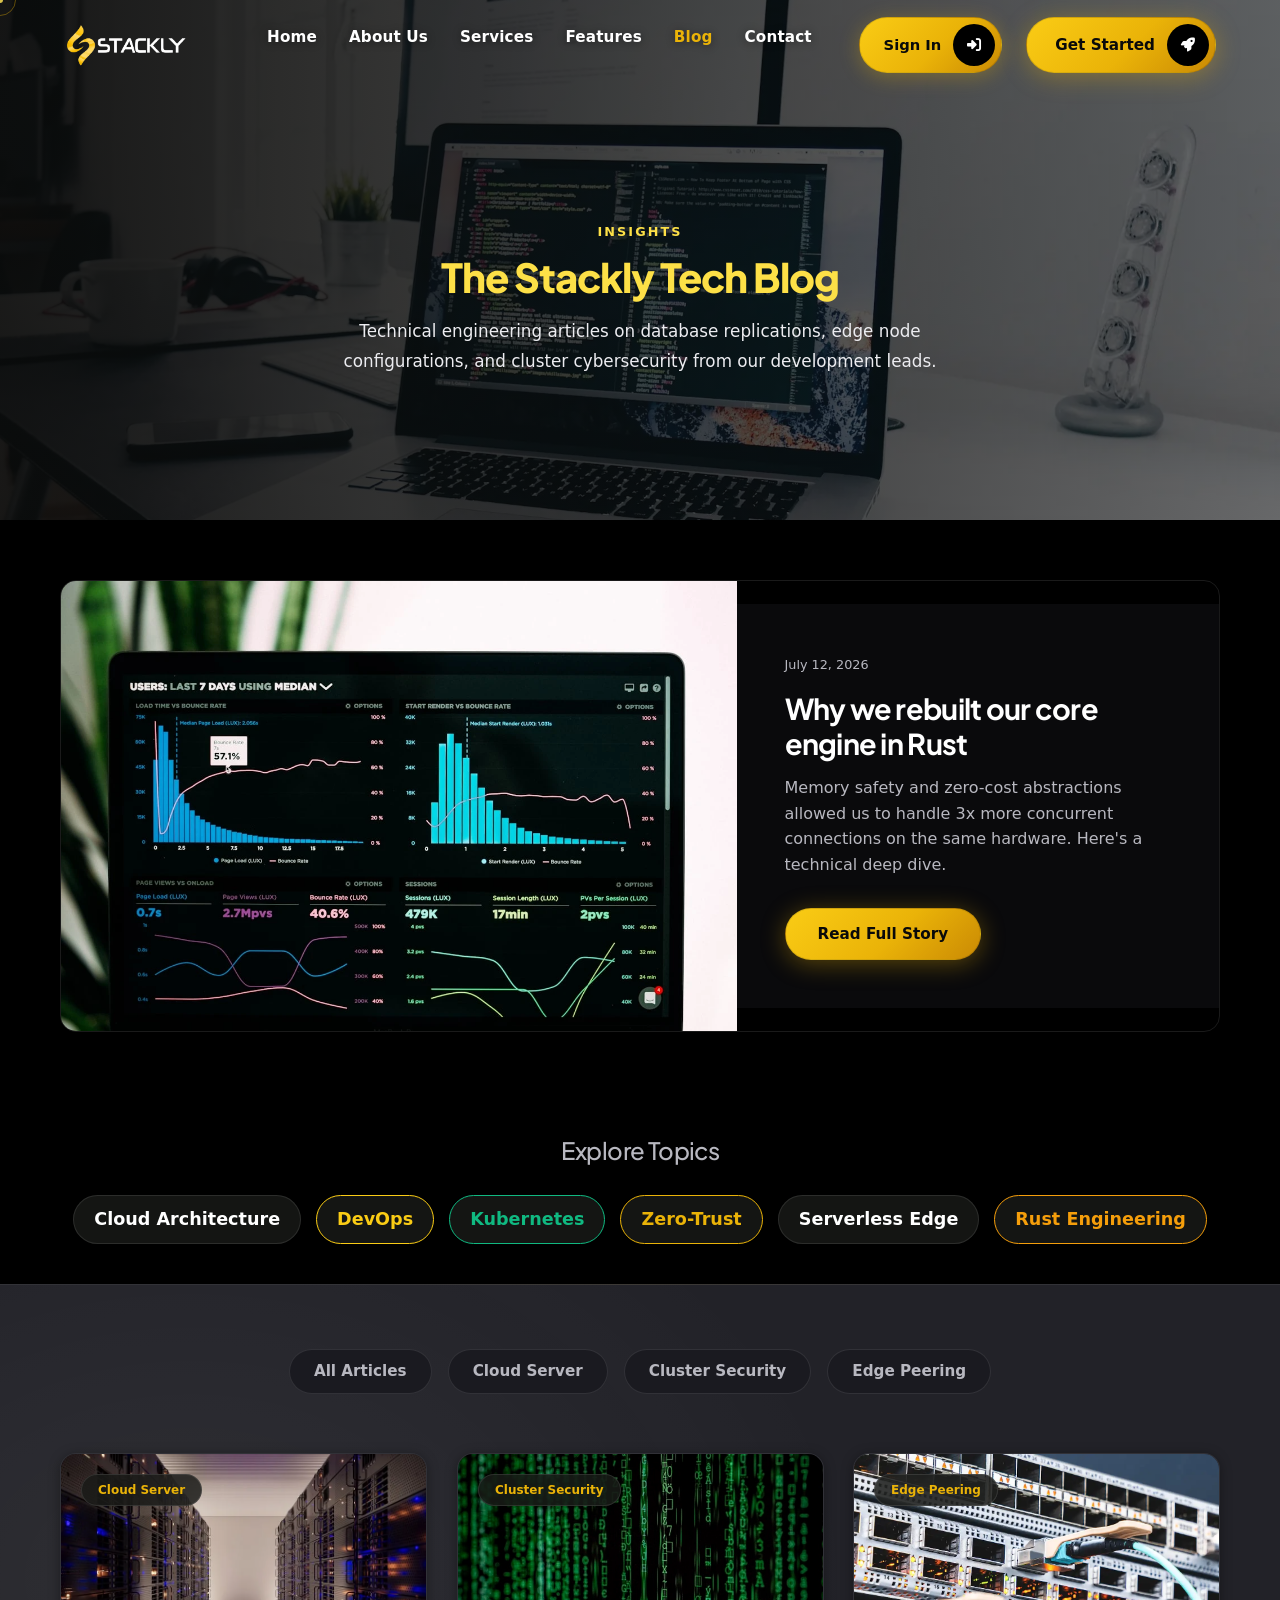
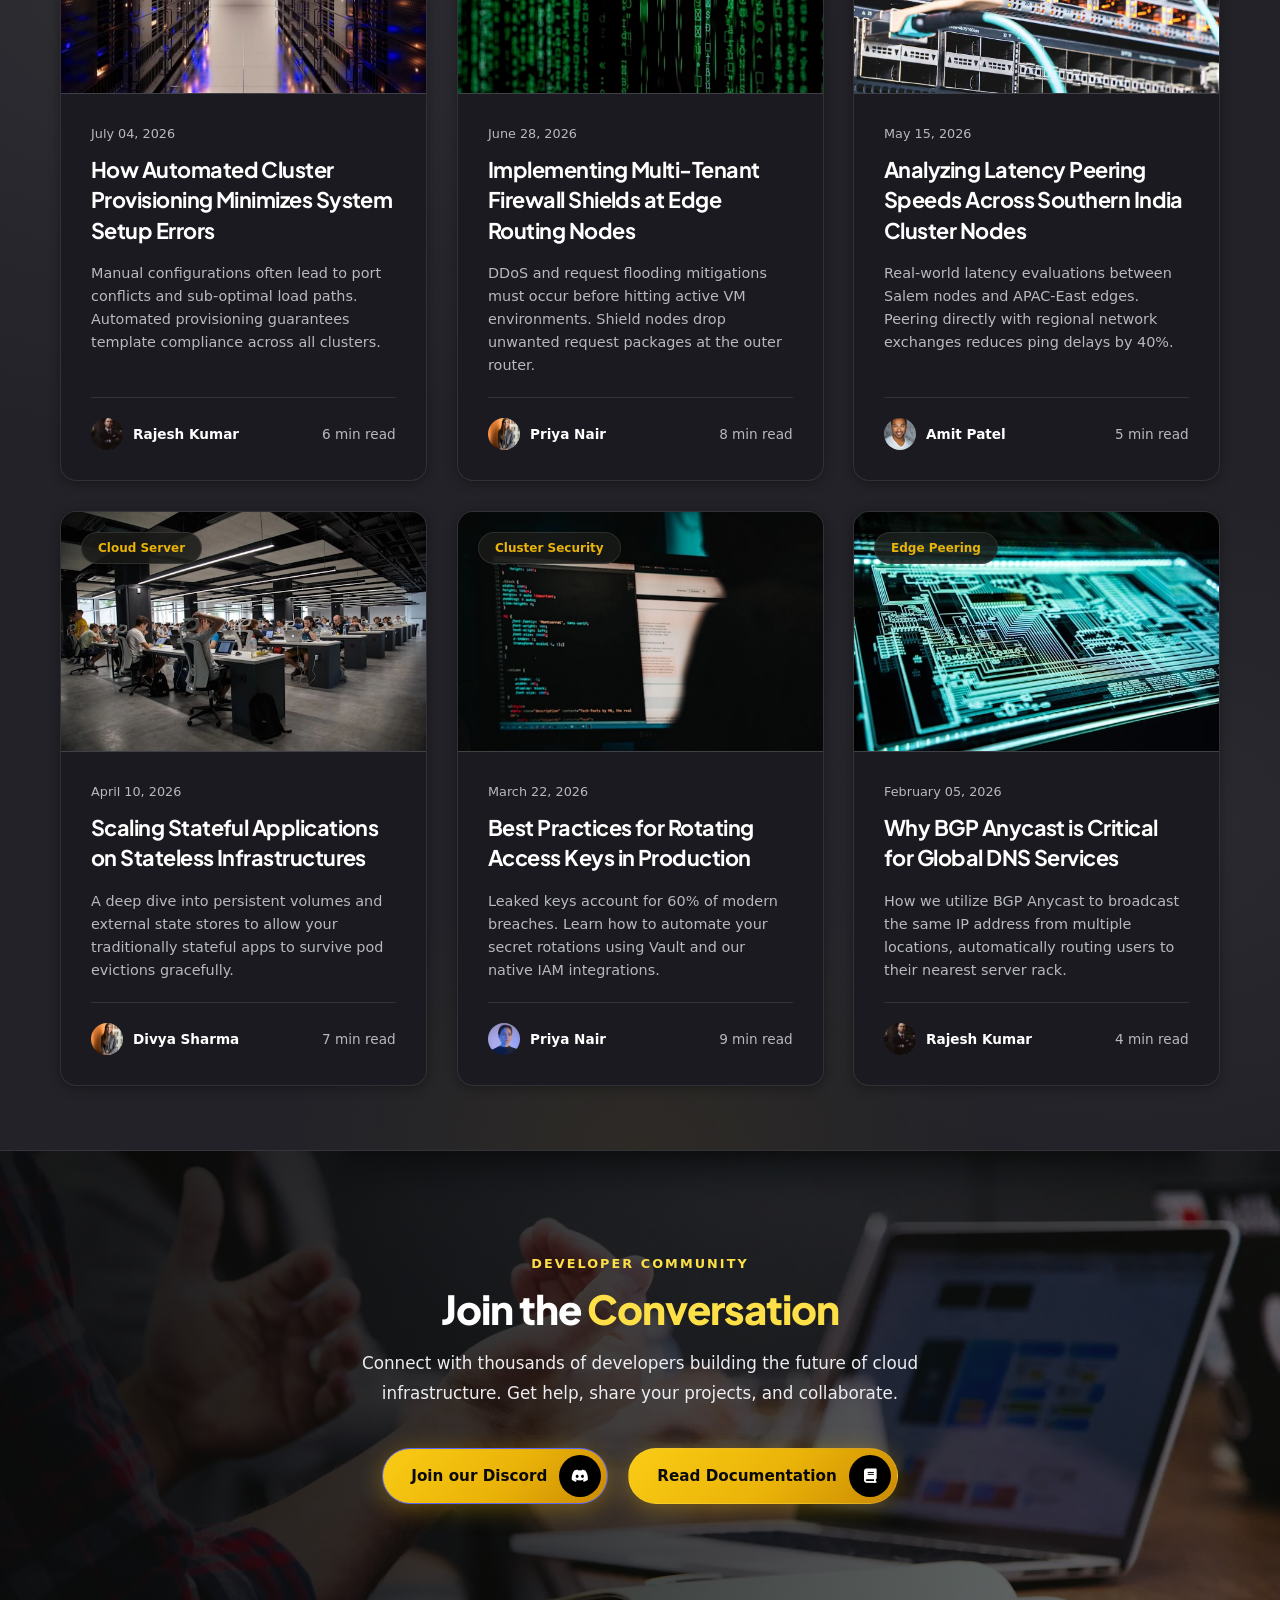
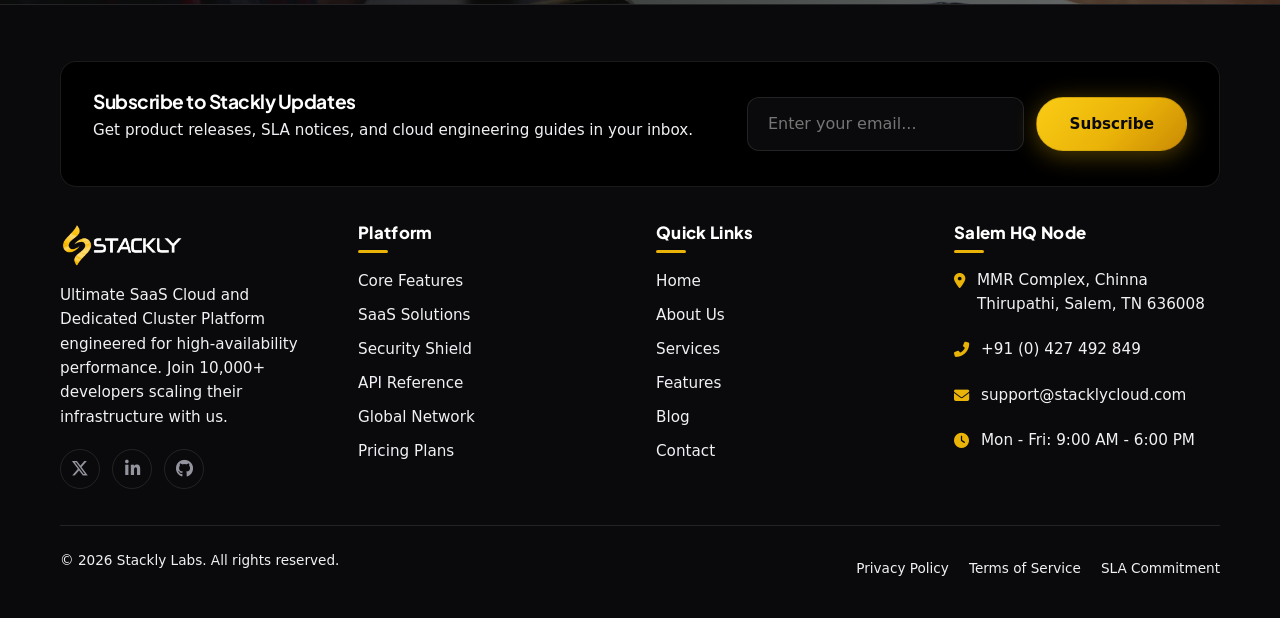
<file: blog.html>
<!DOCTYPE html>
<html lang="en">
  <head>
    <meta charset="utf-8" />
    <meta http-equiv="x-ua-compatible" content="ie=edge" />
    <meta name="viewport" content="width=device-width, initial-scale=1" />
    <meta name="description" content="Technical Insights from Stackly SaaS Platform Developers" />

    <title>Blog | Stackly SaaS Cloud Platform</title>

    <link rel="icon" type="image/webp" href="assets/top-logo.webp" />

    <link rel="stylesheet" href="https://cdn.jsdelivr.net/npm/bootstrap@5.3.2/dist/css/bootstrap.min.css" />
    <link rel="stylesheet" href="https://cdnjs.cloudflare.com/ajax/libs/font-awesome/6.5.1/css/all.min.css" />
    <link rel="stylesheet" href="style.css" />
  </head>

  <body>
    
    <div class="custom-cursor-dot"></div>
    <div class="custom-cursor-ring"></div>

    <div class="preloader" id="preloader" aria-hidden="true">
      <div class="preloader-inner">
        <div class="preloader-rings">
          <span class="preloader-ring preloader-ring-1"></span>
          <span class="preloader-ring preloader-ring-2"></span>
          <span class="preloader-ring preloader-ring-3"></span>
          <div class="preloader-logo-wrap">
            <img src="assets/logo.webp" alt="Stackly" class="preloader-logo" />
          </div>
        </div>
        <div class="preloader-progress" role="progressbar" aria-valuemin="0" aria-valuemax="100" aria-valuenow="0">
          <span class="preloader-progress-bar"></span>
        </div>
        <div class="preloader-dots" aria-hidden="true">
          <span></span><span></span><span></span>
        </div>
      </div>
    </div>

    <div class="back-to-top-wrapper">
      <button id="back_to_top" type="button" class="back-to-top-btn" aria-label="Back to top">
        <svg class="back-to-top-progress" viewBox="0 0 56 56" aria-hidden="true">
          <circle class="back-to-top-track" cx="28" cy="28" r="24"></circle>
          <circle class="back-to-top-bar" cx="28" cy="28" r="24"></circle>
        </svg>
        <span class="back_to_top_icon"><i class="fas fa-arrow-up"></i></span>
      </button>
    </div>

    <div class="search_popup">
      <div class="search_close">
        <button type="button" class="search_close_btn">
          <i class="fas fa-times"></i>
        </button>
      </div>
      <div class="container">
        <div class="row">
          <div class="col-12">
            <div class="search-box">
              <input class="search-input-field" type="search" placeholder="Search projects, nodes, or database logs..." required />
              <button type="submit">
                <i class="fas fa-search"></i>
              </button>
            </div>
          </div>
        </div>
      </div>
    </div>

    <div class="tj-offcanvas-area">
      <div class="offcanvas-header">
        <a href="index.html" class="logo-container">
          <img src="assets/logo.webp" alt="Stackly Logo" class="logo-img" />
        </a>
        <button type="button" class="hamburger_close_btn" aria-label="Close menu">
          <i class="fas fa-times"></i>
        </button>
      </div>
      <nav class="offcanvas-nav">
        <ul>
          <li><a href="index.html">Home</a></li>
          <li><a href="about.html">About Us</a></li>
          <li><a href="service.html">Services</a></li>
          <li><a href="features.html">Features</a></li>
          <li><a href="blog.html">Blog</a></li>
          <li><a href="contact.html">Contact</a></li>
        </ul>
      </nav>
      <div class="offcanvas-actions">
        <a class="offcanvas-signin-btn" href="signin.html"><span class="btn-text">Sign In</span><span class="btn-icon"><i class="fas fa-right-to-bracket"></i></span></a>
        <a class="tj-primary-btn offcanvas-cta-btn" href="signup.html">
          <span class="btn-text">Get Started</span>
          <span class="btn-icon"><i class="fas fa-rocket"></i></span>
        </a>
      </div>
    </div>
    <div class="hamburger_bg"></div>

    <header class="header-area header-dark">
      <div class="header-wrapper">
        <div class="site_logo">
          <a class="logo-container" href="index.html">
            <img src="assets/logo.webp" alt="Logo" class="logo-img" />
          </a>
        </div>

        <div class="menu-area d-none d-lg-inline-flex align-items-center">
          <nav id="mobile-menu" class="mainmenu">
            <ul>
              <li><a href="index.html">Home</a></li>
              <li><a href="about.html">About Us</a></li>
              <li><a href="service.html">Services</a></li>
              <li><a href="features.html">Features</a></li>
              <li><a href="blog.html" class="active">Blog</a></li>
              <li><a href="contact.html">Contact</a></li>

            </ul>
          </nav>
        </div>

        <div class="header-right-item d-none d-lg-inline-flex">
          <a class="header-signin-link" href="signin.html"><span class="btn-text">Sign In</span><span class="btn-icon"><i class="fas fa-right-to-bracket"></i></span></a>
          <div class="header-button">
            <a class="tj-primary-btn" href="signup.html">
              <span class="btn-text">Get Started</span>
              <span class="btn-icon"><i class="fas fa-rocket"></i></span>
            </a>
          </div>
        </div>

                <button type="button" class="menu_btn mobile_menu_bar d-lg-none" aria-label="Open menu">
          <span class="menu-icon-open"><span class="cubes"><span></span><span></span><span></span><span></span></span></span>
          <span class="menu-icon-close"><i class="fas fa-times"></i></span>
        </button>
      </div>
    </header>

    <header class="header-area header-duplicate header-sticky">
      <div class="header-wrapper">
        <div class="site_logo">
          <a class="logo-container" href="index.html">
            <img src="assets/logo.webp" alt="Logo" class="logo-img" />
          </a>
        </div>

        <div class="menu-area d-none d-lg-inline-flex align-items-center">
          <nav class="mainmenu">
            <ul>
              <li><a href="index.html">Home</a></li>
              <li><a href="about.html">About Us</a></li>
              <li><a href="service.html">Services</a></li>
              <li><a href="features.html">Features</a></li>
              <li><a href="blog.html" class="active">Blog</a></li>
              <li><a href="contact.html">Contact</a></li>

            </ul>
          </nav>
        </div>

        <div class="header-right-item d-none d-lg-inline-flex">
          <a class="header-signin-link" href="signin.html"><span class="btn-text">Sign In</span><span class="btn-icon"><i class="fas fa-right-to-bracket"></i></span></a>
          <div class="header-button">
            <a class="tj-primary-btn" href="signup.html">
              <span class="btn-text">Get Started</span>
              <span class="btn-icon"><i class="fas fa-rocket"></i></span>
            </a>
          </div>
        </div>

                <button type="button" class="menu_btn mobile_menu_bar d-lg-none" aria-label="Open menu">
          <span class="menu-icon-open"><span class="cubes"><span></span><span></span><span></span><span></span></span></span>
          <span class="menu-icon-close"><i class="fas fa-times"></i></span>
        </button>
      </div>
    </header>

    <main>
      
      <section class="page-hero page-hero-bg" style="--page-hero-bg: url('assets/img-ext-16.webp');">
        <div class="container">
          <div class="section-header reveal zoom-in">
            <span class="section-subtitle">Insights</span>
            <h1 class="section-title split-text">The <span>Stackly Tech Blog</span></h1>
            <p class="section-desc">Technical engineering articles on database replications, edge node configurations, and cluster cybersecurity from our development leads.</p>
          </div>
        </div>
      </section>

      <section class="section-padding" style="padding-top: 60px;">
        <div class="container">
          <div class="row align-items-center g-0" style="border-radius: var(--radius-lg); overflow: hidden; border: 1px solid var(--border);">
            <div class="col-lg-7 p-0">
              <div class="hover-zoom-reveal featured-article-img" style="border-radius: 0;">
                <img src="assets/img-ext-12.webp" alt="Server Analytics" style="width: 100%; height: 100%; object-fit: cover;" />
                <div class="reveal-content">
                  <span class="blog-tag" style="background: var(--primary); color: #fff; border-color: var(--primary);">Featured</span>
                  <h2 style="color: #fff; margin-top: 15px; font-family: var(--font-display);">The Future of Serverless Architecture in 2027</h2>
                  <p style="color: #ccc; margin-top: 10px;">Exploring the shift towards true edge compute where cold starts are a thing of the past.</p>
                </div>
              </div>
            </div>
            <div class="col-lg-5 p-5" style="background-color: var(--bg-card);">
              <span class="blog-date">July 12, 2026</span>
              <h3 style="font-family: var(--font-display); font-size: 1.8rem; margin: 15px 0;">Why we rebuilt our core engine in Rust</h3>
              <p style="color: var(--text-muted); font-size: 1rem; line-height: 1.6; margin-bottom: 30px;">Memory safety and zero-cost abstractions allowed us to handle 3x more concurrent connections on the same hardware. Here's a technical deep dive.</p>
              <a href="404.html" class="tj-primary-btn btn-simple" style="justify-content: center;"><span class="btn-text">Read Full Story</span></a>
            </div>
          </div>
        </div>
      </section>

      <section class="section-padding" style="padding: 40px 0;">
        <div class="container text-center">
          <h4 style="color: var(--text-muted); margin-bottom: 30px; font-weight: 500;">Explore Topics</h4>
          <div style="display: flex; flex-wrap: wrap; justify-content: center; gap: 15px;">
            <a href="404.html" class="topic-tag">Cloud Architecture</a>
            <a href="404.html" class="topic-tag" style="border-color: var(--secondary); color: var(--secondary);">DevOps</a>
            <a href="404.html" class="topic-tag" style="border-color: #10b981; color: #10b981;">Kubernetes</a>
            <a href="404.html" class="topic-tag" style="border-color: var(--accent); color: var(--accent);">Zero-Trust</a>
            <a href="404.html" class="topic-tag">Serverless Edge</a>
            <a href="404.html" class="topic-tag" style="border-color: #f59e0b; color: #f59e0b;">Rust Engineering</a>
          </div>
        </div>
      </section>

      <section class="section-light">
        <div class="container">
          
          <div class="blog-filters reveal zoom-in">
            <button class="filter-btn active" data-filter="all">All Articles</button>
            <button class="filter-btn" data-filter="cloudserver">Cloud Server</button>
            <button class="filter-btn" data-filter="clustersecurity">Cluster Security</button>
            <button class="filter-btn" data-filter="edgepeering">Edge Peering</button>
          </div>

          <div class="blog-grid">
            
            <article class="blog-card reveal reveal-left" data-category="cloudserver">
              <div class="blog-img-box img-reveal">
                <img src="assets/img-ext-17.webp" alt="Automated server clusters abstract networks" />
                <span class="blog-tag">Cloud Server</span>
              </div>
              <div class="blog-info">
                <span class="blog-date">July 04, 2026</span>
                <h3 class="blog-title"><a href="404.html">How Automated Cluster Provisioning Minimizes System Setup Errors</a></h3>
                <p style="color: var(--text-muted); font-size: 0.9rem; margin-bottom: 20px; line-height: 1.6;">Manual configurations often lead to port conflicts and sub-optimal load paths. Automated provisioning guarantees template compliance across all clusters.</p>
                <div class="blog-meta">
                  <div class="blog-author">
                    <img src="assets/img-ext-5.webp" alt="Rajesh Kumar Profile" class="blog-author-img" />
                    <span>Rajesh Kumar</span>
                  </div>
                  <span>6 min read</span>
                </div>
              </div>
            </article>

            <article class="blog-card reveal reveal-up" data-category="clustersecurity">
              <div class="blog-img-box img-reveal">
                <img src="assets/img-ext-18.webp" alt="Cybersecurity binary logic code" />
                <span class="blog-tag">Cluster Security</span>
              </div>
              <div class="blog-info">
                <span class="blog-date">June 28, 2026</span>
                <h3 class="blog-title"><a href="404.html">Implementing Multi-Tenant Firewall Shields at Edge Routing Nodes</a></h3>
                <p style="color: var(--text-muted); font-size: 0.9rem; margin-bottom: 20px; line-height: 1.6;">DDoS and request flooding mitigations must occur before hitting active VM environments. Shield nodes drop unwanted request packages at the outer router.</p>
                <div class="blog-meta">
                  <div class="blog-author">
                    <img src="assets/img-ext-19.webp" alt="Priya Nair Profile" class="blog-author-img" />
                    <span>Priya Nair</span>
                  </div>
                  <span>8 min read</span>
                </div>
              </div>
            </article>

            <article class="blog-card reveal reveal-right" data-category="edgepeering">
              <div class="blog-img-box img-reveal">
                <img src="assets/img-ext-20.webp" alt="Data center router pathways" />
                <span class="blog-tag">Edge Peering</span>
              </div>
              <div class="blog-info">
                <span class="blog-date">May 15, 2026</span>
                <h3 class="blog-title"><a href="404.html">Analyzing Latency Peering Speeds Across Southern India Cluster Nodes</a></h3>
                <p style="color: var(--text-muted); font-size: 0.9rem; margin-bottom: 20px; line-height: 1.6;">Real-world latency evaluations between Salem nodes and APAC-East edges. Peering directly with regional network exchanges reduces ping delays by 40%.</p>
                <div class="blog-meta">
                  <div class="blog-author">
                    <img src="assets/img-ext-4.webp" alt="Amit Patel Profile" class="blog-author-img" />
                    <span>Amit Patel</span>
                  </div>
                  <span>5 min read</span>
                </div>
              </div>
            </article>

            <article class="blog-card reveal reveal-left" data-category="cloudserver">
              <div class="blog-img-box img-reveal">
                <img src="assets/img-ext-21.webp" alt="Cloud Network Traffic" />
                <span class="blog-tag">Cloud Server</span>
              </div>
              <div class="blog-info">
                <span class="blog-date">April 10, 2026</span>
                <h3 class="blog-title"><a href="404.html">Scaling Stateful Applications on Stateless Infrastructures</a></h3>
                <p style="color: var(--text-muted); font-size: 0.9rem; margin-bottom: 20px; line-height: 1.6;">A deep dive into persistent volumes and external state stores to allow your traditionally stateful apps to survive pod evictions gracefully.</p>
                <div class="blog-meta">
                  <div class="blog-author">
                    <img src="assets/img-ext-19.webp" alt="Divya Sharma Profile" class="blog-author-img" />
                    <span>Divya Sharma</span>
                  </div>
                  <span>7 min read</span>
                </div>
              </div>
            </article>

            <article class="blog-card reveal reveal-up" data-category="clustersecurity">
              <div class="blog-img-box img-reveal">
                <img src="assets/img-ext-22.webp" alt="Security Locks on Code" />
                <span class="blog-tag">Cluster Security</span>
              </div>
              <div class="blog-info">
                <span class="blog-date">March 22, 2026</span>
                <h3 class="blog-title"><a href="404.html">Best Practices for Rotating Access Keys in Production</a></h3>
                <p style="color: var(--text-muted); font-size: 0.9rem; margin-bottom: 20px; line-height: 1.6;">Leaked keys account for 60% of modern breaches. Learn how to automate your secret rotations using Vault and our native IAM integrations.</p>
                <div class="blog-meta">
                  <div class="blog-author">
                    <img src="assets/img-ext-3.webp" alt="Priya Nair Profile" class="blog-author-img" />
                    <span>Priya Nair</span>
                  </div>
                  <span>9 min read</span>
                </div>
              </div>
            </article>

            <article class="blog-card reveal reveal-right" data-category="edgepeering">
              <div class="blog-img-box img-reveal">
                <img src="assets/img-ext-23.webp" alt="Fiber Optic Wires" />
                <span class="blog-tag">Edge Peering</span>
              </div>
              <div class="blog-info">
                <span class="blog-date">February 05, 2026</span>
                <h3 class="blog-title"><a href="404.html">Why BGP Anycast is Critical for Global DNS Services</a></h3>
                <p style="color: var(--text-muted); font-size: 0.9rem; margin-bottom: 20px; line-height: 1.6;">How we utilize BGP Anycast to broadcast the same IP address from multiple locations, automatically routing users to their nearest server rack.</p>
                <div class="blog-meta">
                  <div class="blog-author">
                    <img src="assets/img-ext-5.webp" alt="Rajesh Kumar Profile" class="blog-author-img" />
                    <span>Rajesh Kumar</span>
                  </div>
                  <span>4 min read</span>
                </div>
              </div>
            </article>
          </div>
        </div>
      </section>

      <section class="section-padding page-hero-bg" style="--page-hero-bg: url('assets/img-ext-24.webp'); padding: 100px 0;">
        <div class="container text-center">
          <div class="section-header reveal zoom-in" style="max-width: 600px; margin: 0 auto;">
            <span class="section-subtitle">Developer Community</span>
            <h2 class="section-title">Join the <span>Conversation</span></h2>
            <p class="section-desc" style="color: var(--text-body-dark);">Connect with thousands of developers building the future of cloud infrastructure. Get help, share your projects, and collaborate.</p>
          </div>
          <div class="reveal reveal-up" style="margin-top: 40px; display: flex; gap: 20px; justify-content: center; flex-wrap: wrap;">
            <a href="404.html" class="tj-primary-btn" style="background-color: #5865F2; border-color: #5865F2;">
              <span class="btn-text">Join our Discord</span>
              <span class="btn-icon"><i class="fab fa-discord"></i></span>
            </a>
            <a href="404.html" class="tj-primary-btn btn-secondary">
              <span class="btn-text">Read Documentation</span>
              <span class="btn-icon"><i class="fas fa-book"></i></span>
            </a>
          </div>
        </div>
      </section>
    </main>

    <footer class="footer">
      <div class="container">
        <div class="footer-newsletter reveal reveal-up">
          <div class="footer-newsletter-text">
            <h3>Subscribe to Stackly Updates</h3>
            <p>Get product releases, SLA notices, and cloud engineering guides in your inbox.</p>
          </div>
          <form class="footer-subscribe-form" action="404.html">
            <input type="email" placeholder="Enter your email..." required />
            <button type="submit" class="tj-primary-btn btn-simple" style="justify-content: center;"><span class="btn-text">Subscribe</span></button>
          </form>
        </div>
        <div class="footer-grid">
          <div class="footer-about">
            <a href="index.html" class="logo-container">
              <img src="assets/logo.webp" alt="Stackly Logo" class="logo-img" />
            </a>
            <p class="footer-about-desc">Ultimate SaaS Cloud and Dedicated Cluster Platform engineered for high-availability performance. Join 10,000+ developers scaling their infrastructure with us.</p>
            <div class="social-links">
              <a href="404.html" class="social-icon"><i class="fab fa-x-twitter"></i></a>
              <a href="404.html" class="social-icon"><i class="fab fa-linkedin-in"></i></a>
              <a href="404.html" class="social-icon"><i class="fab fa-github"></i></a>
            </div>
          </div>

          <div>
            <h4 class="footer-title">Platform</h4>
            <ul class="footer-links">
              <li><a href="404.html">Core Features</a></li>
              <li><a href="404.html">SaaS Solutions</a></li>
              <li><a href="404.html">Security Shield</a></li>
              <li><a href="404.html">API Reference</a></li>
              <li><a href="404.html">Global Network</a></li>
              <li><a href="404.html">Pricing Plans</a></li>
            </ul>
          </div>

          <div>
            <h4 class="footer-title">Quick Links</h4>
            <ul class="footer-links">
              <li><a href="index.html">Home</a></li>
              <li><a href="about.html">About Us</a></li>
              <li><a href="service.html">Services</a></li>
              <li><a href="features.html">Features</a></li>
              <li><a href="blog.html">Blog</a></li>
              <li><a href="contact.html">Contact</a></li>
            </ul>
          </div>

          <div>
            <h4 class="footer-title">Salem HQ Node</h4>
            <div class="footer-contact-item">
              <i class="fas fa-map-marker-alt"></i>
              <span>MMR Complex, Chinna Thirupathi, Salem, TN 636008</span>
            </div>
            <div class="footer-contact-item">
              <i class="fas fa-phone-alt"></i>
              <span>+91 (0) 427 492 849</span>
            </div>
            <div class="footer-contact-item">
              <i class="fas fa-envelope"></i>
              <span>support@stacklycloud.com</span>
            </div>
            <div class="footer-contact-item">
              <i class="fas fa-clock"></i>
              <span>Mon - Fri: 9:00 AM - 6:00 PM</span>
            </div>
          </div>
        </div>

        <div class="footer-bottom">
          <p>&copy; 2026 Stackly Labs. All rights reserved.</p>
          <div class="footer-bottom-links">
            <a href="404.html">Privacy Policy</a>
            <a href="404.html">Terms of Service</a>
            <a href="404.html">SLA Commitment</a>
          </div>
        </div>
      </div>
    </footer>

    <script src="https://cdn.jsdelivr.net/npm/bootstrap@5.3.2/dist/js/bootstrap.bundle.min.js"></script>
    <script src="main.js"></script>
  </body>
</html>
</file>
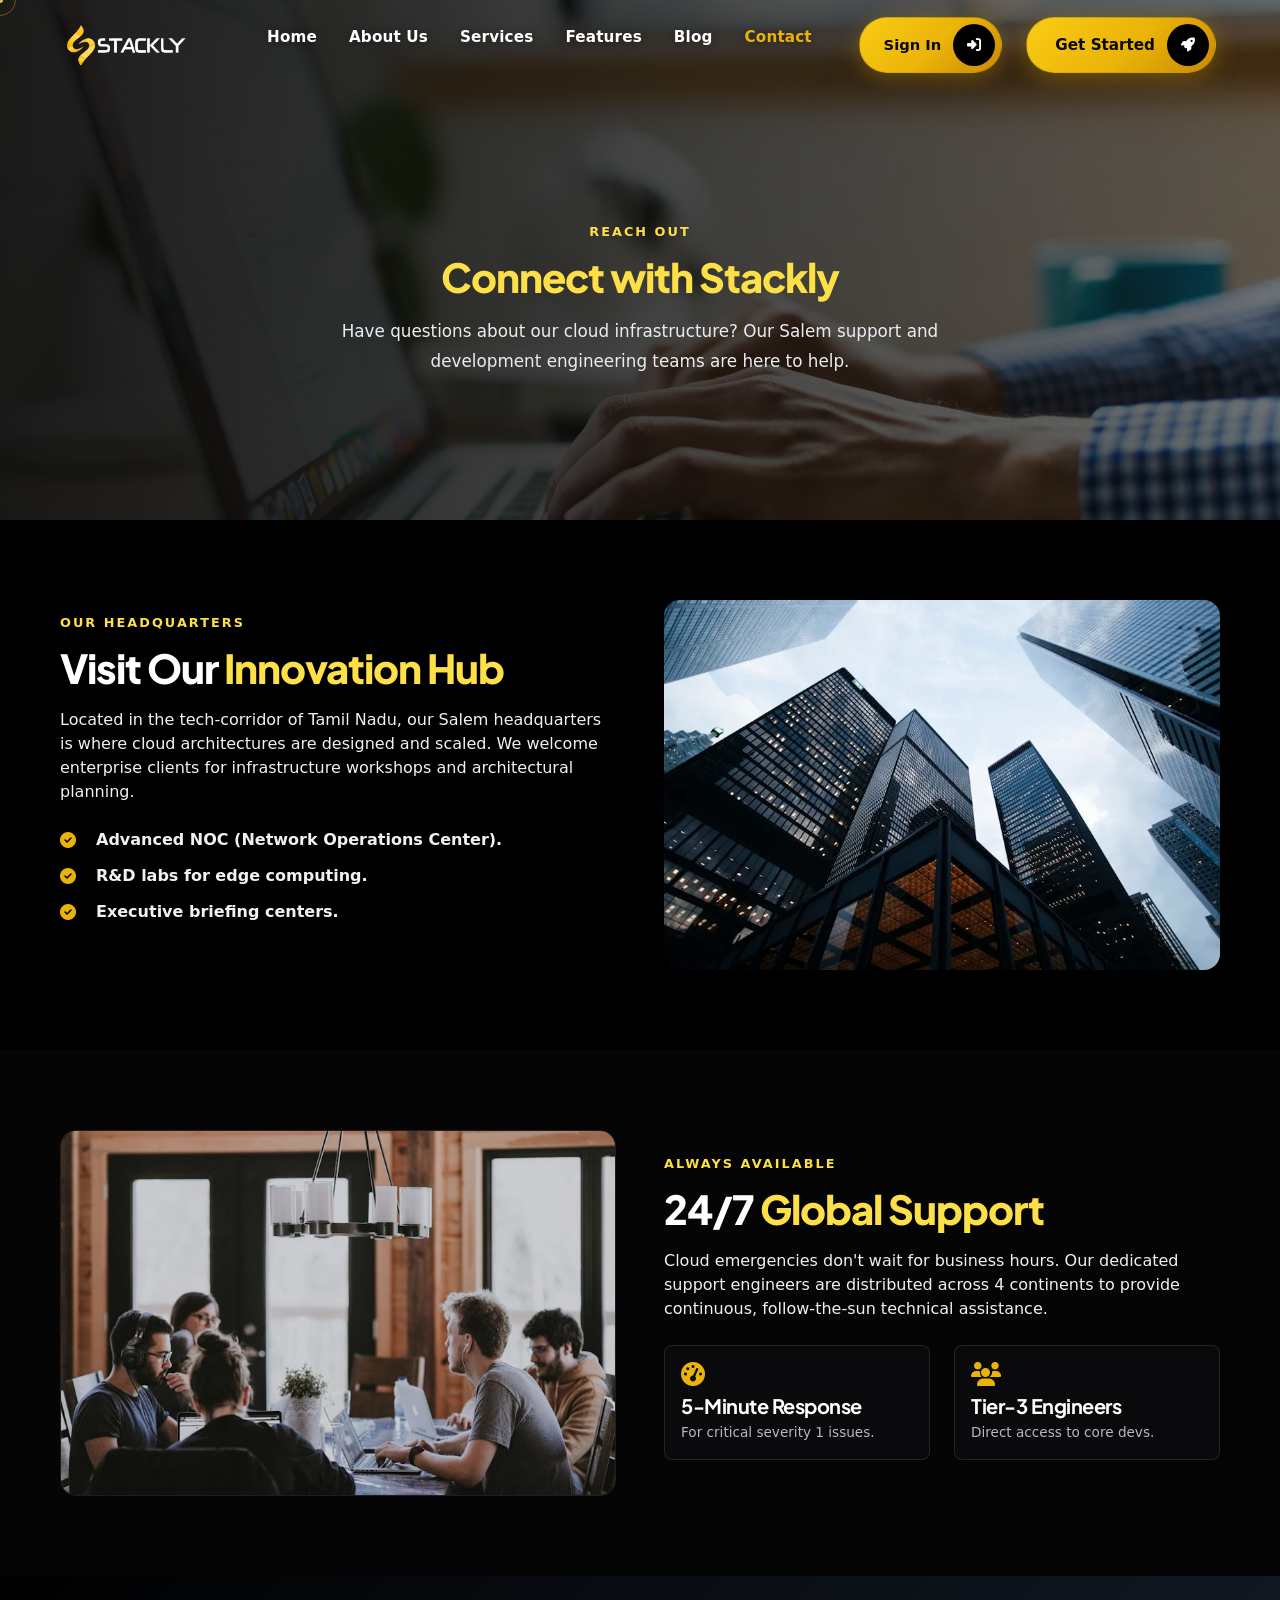
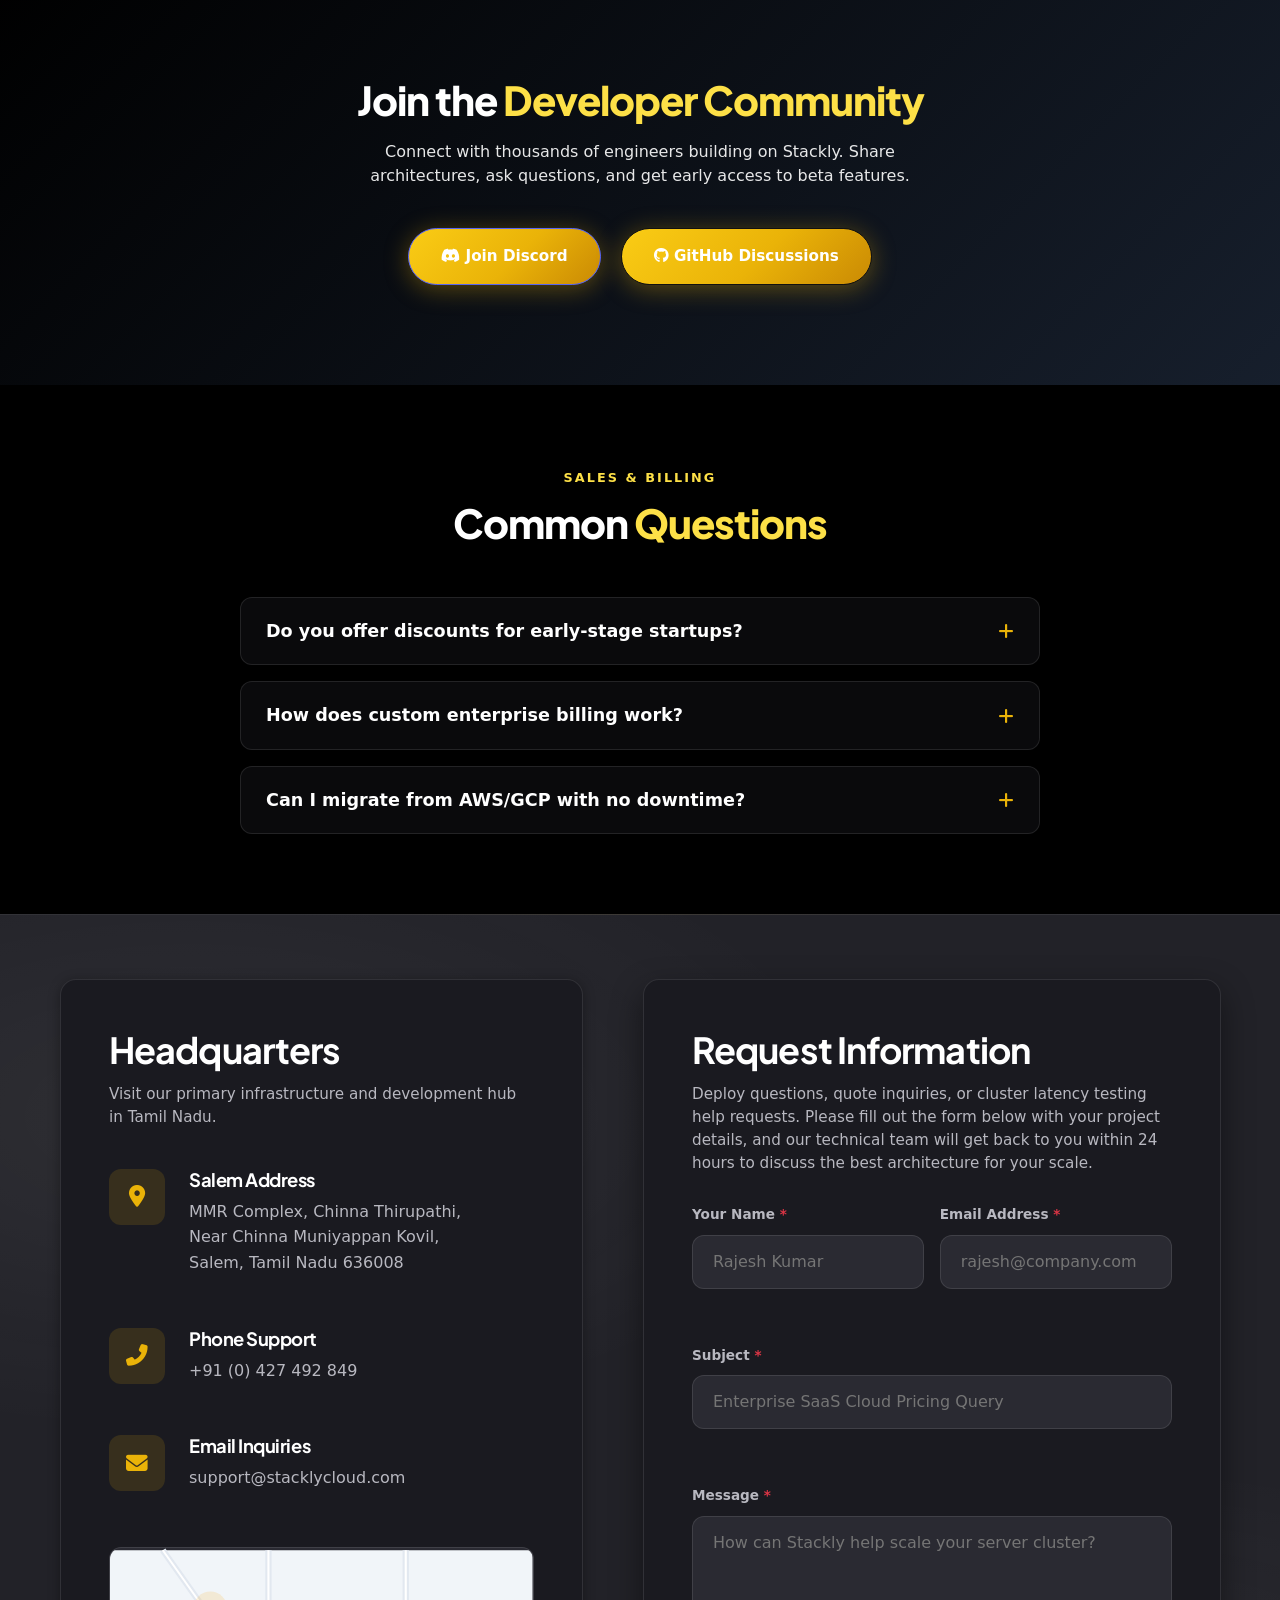
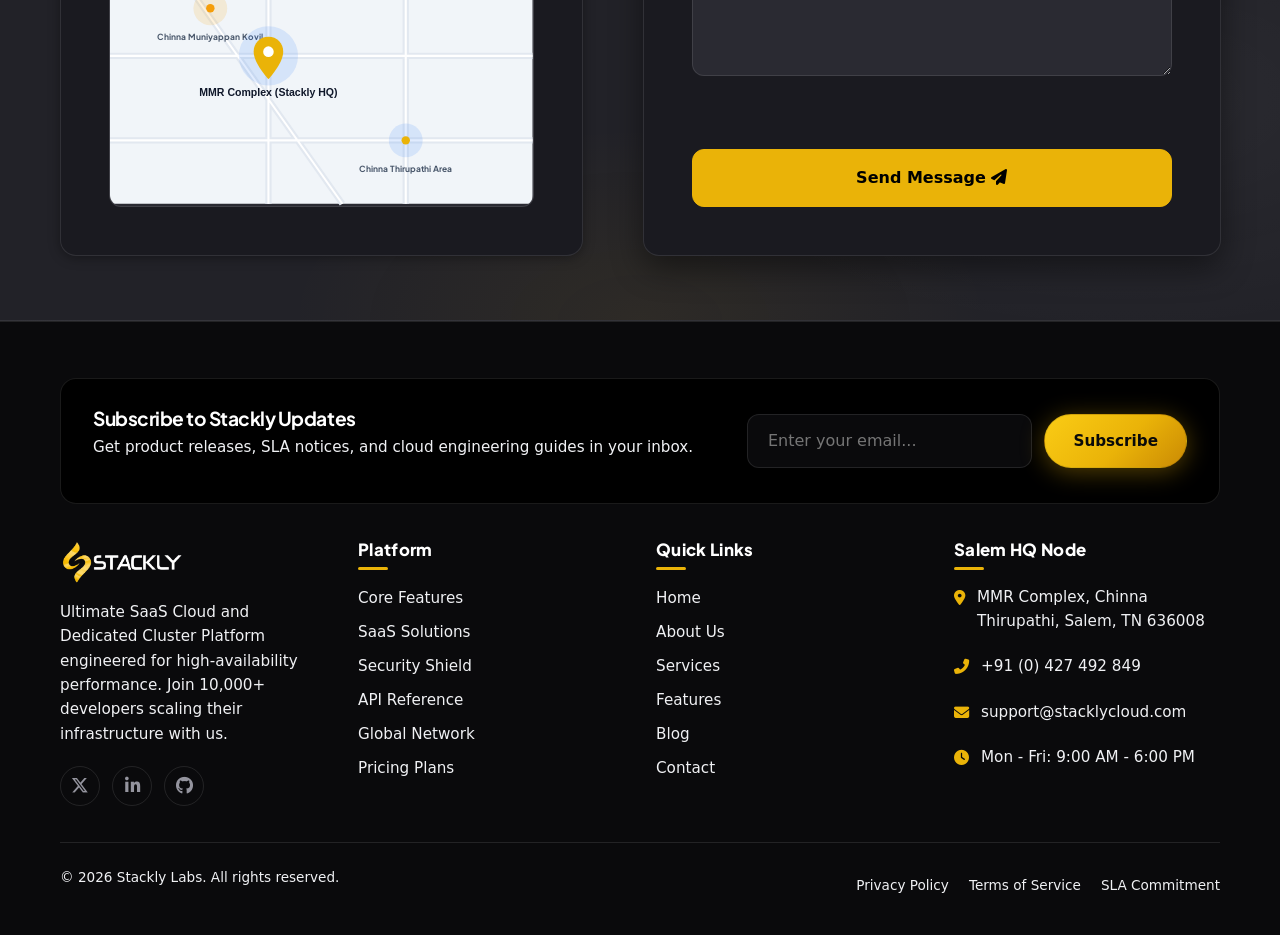
<file: contact.html>
<!DOCTYPE html>
<html lang="en">
  <head>
    <meta charset="utf-8" />
    <meta http-equiv="x-ua-compatible" content="ie=edge" />
    <meta name="viewport" content="width=device-width, initial-scale=1" />
    <meta name="description" content="Contact the Stackly Cloud Platform Team in Salem India" />

    <title>Contact Us | Stackly SaaS Cloud Platform</title>

    <link rel="icon" type="image/webp" href="assets/top-logo.webp" />

    <link rel="stylesheet" href="https://cdn.jsdelivr.net/npm/bootstrap@5.3.2/dist/css/bootstrap.min.css" />
    <link rel="stylesheet" href="https://cdnjs.cloudflare.com/ajax/libs/font-awesome/6.5.1/css/all.min.css" />
    <link rel="stylesheet" href="style.css" />
  </head>

  <body>
    
    <div class="custom-cursor-dot"></div>
    <div class="custom-cursor-ring"></div>

    <div class="preloader" id="preloader" aria-hidden="true">
      <div class="preloader-inner">
        <div class="preloader-rings">
          <span class="preloader-ring preloader-ring-1"></span>
          <span class="preloader-ring preloader-ring-2"></span>
          <span class="preloader-ring preloader-ring-3"></span>
          <div class="preloader-logo-wrap">
            <img src="assets/logo.webp" alt="Stackly" class="preloader-logo" />
          </div>
        </div>
        <div class="preloader-progress" role="progressbar" aria-valuemin="0" aria-valuemax="100" aria-valuenow="0">
          <span class="preloader-progress-bar"></span>
        </div>
        <div class="preloader-dots" aria-hidden="true">
          <span></span><span></span><span></span>
        </div>
      </div>
    </div>

    <div class="back-to-top-wrapper">
      <button id="back_to_top" type="button" class="back-to-top-btn" aria-label="Back to top">
        <svg class="back-to-top-progress" viewBox="0 0 56 56" aria-hidden="true">
          <circle class="back-to-top-track" cx="28" cy="28" r="24"></circle>
          <circle class="back-to-top-bar" cx="28" cy="28" r="24"></circle>
        </svg>
        <span class="back_to_top_icon"><i class="fas fa-arrow-up"></i></span>
      </button>
    </div>

    <div class="search_popup">
      <div class="search_close">
        <button type="button" class="search_close_btn">
          <i class="fas fa-times"></i>
        </button>
      </div>
      <div class="container">
        <div class="row">
          <div class="col-12">
            <div class="search-box">
              <input class="search-input-field" type="search" placeholder="Search projects, nodes, or database logs..." required />
              <button type="submit">
                <i class="fas fa-search"></i>
              </button>
            </div>
          </div>
        </div>
      </div>
    </div>

    <div class="tj-offcanvas-area">
      <div class="offcanvas-header">
        <a href="index.html" class="logo-container">
          <img src="assets/logo.webp" alt="Stackly Logo" class="logo-img" />
        </a>
        <button type="button" class="hamburger_close_btn" aria-label="Close menu">
          <i class="fas fa-times"></i>
        </button>
      </div>
      <nav class="offcanvas-nav">
        <ul>
          <li><a href="index.html">Home</a></li>
          <li><a href="about.html">About Us</a></li>
          <li><a href="service.html">Services</a></li>
          <li><a href="features.html">Features</a></li>
          <li><a href="blog.html">Blog</a></li>
          <li><a href="contact.html">Contact</a></li>
        </ul>
      </nav>
      <div class="offcanvas-actions">
        <a class="offcanvas-signin-btn" href="signin.html"><span class="btn-text">Sign In</span><span class="btn-icon"><i class="fas fa-right-to-bracket"></i></span></a>
        <a class="tj-primary-btn offcanvas-cta-btn" href="signup.html">
          <span class="btn-text">Get Started</span>
          <span class="btn-icon"><i class="fas fa-rocket"></i></span>
        </a>
      </div>
    </div>
    <div class="hamburger_bg"></div>

    <header class="header-area header-dark">
      <div class="header-wrapper">
        <div class="site_logo">
          <a class="logo-container" href="index.html">
            <img src="assets/logo.webp" alt="Logo" class="logo-img" />
          </a>
        </div>

        <div class="menu-area d-none d-lg-inline-flex align-items-center">
          <nav id="mobile-menu" class="mainmenu">
            <ul>
              <li><a href="index.html">Home</a></li>
              <li><a href="about.html">About Us</a></li>
              <li><a href="service.html">Services</a></li>
              <li><a href="features.html">Features</a></li>
              <li><a href="blog.html">Blog</a></li>
              <li><a href="contact.html" class="active">Contact</a></li>

            </ul>
          </nav>
        </div>

        <div class="header-right-item d-none d-lg-inline-flex">
          <a class="header-signin-link" href="signin.html"><span class="btn-text">Sign In</span><span class="btn-icon"><i class="fas fa-right-to-bracket"></i></span></a>
          <div class="header-button">
            <a class="tj-primary-btn" href="signup.html">
              <span class="btn-text">Get Started</span>
              <span class="btn-icon"><i class="fas fa-rocket"></i></span>
            </a>
          </div>
        </div>

                <button type="button" class="menu_btn mobile_menu_bar d-lg-none" aria-label="Open menu">
          <span class="menu-icon-open"><span class="cubes"><span></span><span></span><span></span><span></span></span></span>
          <span class="menu-icon-close"><i class="fas fa-times"></i></span>
        </button>
      </div>
    </header>

    <header class="header-area header-duplicate header-sticky">
      <div class="header-wrapper">
        <div class="site_logo">
          <a class="logo-container" href="index.html">
            <img src="assets/logo.webp" alt="Logo" class="logo-img" />
          </a>
        </div>

        <div class="menu-area d-none d-lg-inline-flex align-items-center">
          <nav class="mainmenu">
            <ul>
              <li><a href="index.html">Home</a></li>
              <li><a href="about.html">About Us</a></li>
              <li><a href="service.html">Services</a></li>
              <li><a href="features.html">Features</a></li>
              <li><a href="blog.html">Blog</a></li>
              <li><a href="contact.html" class="active">Contact</a></li>

            </ul>
          </nav>
        </div>

        <div class="header-right-item d-none d-lg-inline-flex">
          <a class="header-signin-link" href="signin.html"><span class="btn-text">Sign In</span><span class="btn-icon"><i class="fas fa-right-to-bracket"></i></span></a>
          <div class="header-button">
            <a class="tj-primary-btn" href="signup.html">
              <span class="btn-text">Get Started</span>
              <span class="btn-icon"><i class="fas fa-rocket"></i></span>
            </a>
          </div>
        </div>

                <button type="button" class="menu_btn mobile_menu_bar d-lg-none" aria-label="Open menu">
          <span class="menu-icon-open"><span class="cubes"><span></span><span></span><span></span><span></span></span></span>
          <span class="menu-icon-close"><i class="fas fa-times"></i></span>
        </button>
      </div>
    </header>

    <main>
      
      <section class="page-hero page-hero-bg" style="--page-hero-bg: url('assets/img-ext-25.webp');">
        <div class="container">
          <div class="section-header reveal zoom-in">
            <span class="section-subtitle">Reach Out</span>
            <h1 class="section-title split-text">Connect with <span>Stackly</span></h1>
            <p class="section-desc">Have questions about our cloud infrastructure? Our Salem support and development engineering teams are here to help.</p>
          </div>
        </div>
      </section>

      <section class="section-padding" style="padding: 80px 0;">
        <div class="container">
          <div class="row align-items-center g-5">
            <div class="col-lg-6 reveal reveal-left">
              <span class="section-subtitle">Our Headquarters</span>
              <h2 class="section-title">Visit Our <span>Innovation Hub</span></h2>
              <p class="section-desc">Located in the tech-corridor of Tamil Nadu, our Salem headquarters is where cloud architectures are designed and scaled. We welcome enterprise clients for infrastructure workshops and architectural planning.</p>
              <ul class="check-list" style="margin-top: 24px; display: flex; flex-direction: column; gap: 12px; list-style: none; padding: 0;">
                <li><i class="fas fa-check-circle" style="color: var(--primary); margin-right: 8px;"></i> Advanced NOC (Network Operations Center).</li>
                <li><i class="fas fa-check-circle" style="color: var(--primary); margin-right: 8px;"></i> R&D labs for edge computing.</li>
                <li><i class="fas fa-check-circle" style="color: var(--primary); margin-right: 8px;"></i> Executive briefing centers.</li>
              </ul>
            </div>
            <div class="col-lg-6 reveal reveal-right">
              <img src="assets/img-ext-26.webp" alt="Modern Tech Headquarters Building" style="border-radius: var(--radius-lg); width: 100%; box-shadow: 0 20px 40px rgba(0,0,0,0.3);" />
            </div>
          </div>
        </div>
      </section>

      <section class="section-padding" style="padding: 80px 0; background-color: rgba(255, 255, 255, 0.02);">
        <div class="container">
          <div class="row align-items-center g-5 flex-lg-row-reverse">
            <div class="col-lg-6 reveal reveal-right">
              <span class="section-subtitle">Always Available</span>
              <h2 class="section-title">24/7 <span>Global Support</span></h2>
              <p class="section-desc">Cloud emergencies don't wait for business hours. Our dedicated support engineers are distributed across 4 continents to provide continuous, follow-the-sun technical assistance.</p>
              <div class="row mt-4">
                <div class="col-sm-6 mb-3">
                  <div style="padding: 16px; border: 1px solid var(--border); border-radius: var(--radius-sm); background: var(--bg-card);">
                    <i class="fas fa-tachometer-alt" style="color: var(--primary); font-size: 1.5rem; margin-bottom: 8px;"></i>
                    <h5 style="color: var(--text-main); margin-bottom: 4px;">5-Minute Response</h5>
                    <p style="color: var(--text-muted); font-size: 0.85rem; margin: 0;">For critical severity 1 issues.</p>
                  </div>
                </div>
                <div class="col-sm-6 mb-3">
                  <div style="padding: 16px; border: 1px solid var(--border); border-radius: var(--radius-sm); background: var(--bg-card);">
                    <i class="fas fa-users" style="color: var(--primary); font-size: 1.5rem; margin-bottom: 8px;"></i>
                    <h5 style="color: var(--text-main); margin-bottom: 4px;">Tier-3 Engineers</h5>
                    <p style="color: var(--text-muted); font-size: 0.85rem; margin: 0;">Direct access to core devs.</p>
                  </div>
                </div>
              </div>
            </div>
            <div class="col-lg-6 reveal reveal-left">
              <img src="assets/img-ext-27.webp" alt="Global Support Team Collaboration" style="border-radius: var(--radius-lg); width: 100%; border: 1px solid var(--border);" />
            </div>
          </div>
        </div>
      </section>

      </section>

      <section class="section-padding bg-gradient-animated" style="padding: 100px 0; color: #fff; text-align: center;">
        <div class="container reveal zoom-in">
          <h2 class="section-title" style="color: #fff;">Join the <span>Developer Community</span></h2>
          <p class="section-desc" style="color: rgba(255,255,255,0.9); max-width: 600px; margin: 0 auto 40px;">Connect with thousands of engineers building on Stackly. Share architectures, ask questions, and get early access to beta features.</p>
          <div style="display: flex; justify-content: center; gap: 20px; flex-wrap: wrap;">
            <a href="404.html" class="tj-primary-btn animate-pulse-glow" style="background-color: #5865F2; border-color: #5865F2; border-radius: 50px; padding: 16px 32px;"><span class="btn-text" style="color: #fff;"><i class="fab fa-discord"></i> Join Discord</span></a>
            <a href="404.html" class="tj-primary-btn" style="background-color: #111; border-color: #111; border-radius: 50px; padding: 16px 32px;"><span class="btn-text" style="color: #fff;"><i class="fab fa-github"></i> GitHub Discussions</span></a>
          </div>
        </div>
      </section>

      <section class="section-padding" style="padding: 80px 0;">
        <div class="container">
          <div class="section-header text-center reveal zoom-in" style="max-width: 600px; margin: 0 auto 50px;">
            <span class="section-subtitle">Sales & Billing</span>
            <h2 class="section-title">Common <span>Questions</span></h2>
          </div>
          
          <div class="sales-accordion reveal reveal-up" style="max-width: 800px; margin: 0 auto; display: flex; flex-direction: column; gap: 16px;">
            
            <div class="sales-acc-item" style="border: 1px solid var(--border); border-radius: var(--radius-md); background: var(--bg-card); overflow: hidden;">
              <button class="sales-acc-btn" style="width: 100%; text-align: left; background: none; border: none; padding: 20px 25px; color: var(--text-main); font-weight: 600; font-size: 1.1rem; display: flex; justify-content: space-between; align-items: center; cursor: pointer; transition: all 0.3s ease;">
                Do you offer discounts for early-stage startups?
                <i class="fas fa-plus acc-icon" style="transition: transform 0.3s ease; color: var(--primary);"></i>
              </button>
              <div class="sales-acc-content" style="max-height: 0; overflow: hidden; transition: max-height 0.4s ease-out; padding: 0 25px;">
                <p style="padding-bottom: 20px; color: var(--text-muted); line-height: 1.6;">Yes, our Stackly for Startups program offers up to $10,000 in cloud credits for the first year. You can apply directly through your dashboard once you create a free account.</p>
              </div>
            </div>

            <div class="sales-acc-item" style="border: 1px solid var(--border); border-radius: var(--radius-md); background: var(--bg-card); overflow: hidden;">
              <button class="sales-acc-btn" style="width: 100%; text-align: left; background: none; border: none; padding: 20px 25px; color: var(--text-main); font-weight: 600; font-size: 1.1rem; display: flex; justify-content: space-between; align-items: center; cursor: pointer; transition: all 0.3s ease;">
                How does custom enterprise billing work?
                <i class="fas fa-plus acc-icon" style="transition: transform 0.3s ease; color: var(--primary);"></i>
              </button>
              <div class="sales-acc-content" style="max-height: 0; overflow: hidden; transition: max-height 0.4s ease-out; padding: 0 25px;">
                <p style="padding-bottom: 20px; color: var(--text-muted); line-height: 1.6;">Enterprise contracts are billed annually with custom SLAs. You'll get a dedicated account manager and the ability to pay via wire transfer, ACH, or PO invoicing instead of a credit card.</p>
              </div>
            </div>

            <div class="sales-acc-item" style="border: 1px solid var(--border); border-radius: var(--radius-md); background: var(--bg-card); overflow: hidden;">
              <button class="sales-acc-btn" style="width: 100%; text-align: left; background: none; border: none; padding: 20px 25px; color: var(--text-main); font-weight: 600; font-size: 1.1rem; display: flex; justify-content: space-between; align-items: center; cursor: pointer; transition: all 0.3s ease;">
                Can I migrate from AWS/GCP with no downtime?
                <i class="fas fa-plus acc-icon" style="transition: transform 0.3s ease; color: var(--primary);"></i>
              </button>
              <div class="sales-acc-content" style="max-height: 0; overflow: hidden; transition: max-height 0.4s ease-out; padding: 0 25px;">
                <p style="padding-bottom: 20px; color: var(--text-muted); line-height: 1.6;">Absolutely. Our solutions architects provide free white-glove migration services for professional and enterprise tier clients to ensure zero downtime during DNS propagation.</p>
              </div>
            </div>
          </div>
        </div>
      </section>
      
      <script>
        document.addEventListener('DOMContentLoaded', function() {
          const accBtns = document.querySelectorAll('.sales-acc-btn');
          accBtns.forEach(btn => {
            btn.addEventListener('click', function() {
              const content = this.nextElementSibling;
              const icon = this.querySelector('.acc-icon');
              
              if (content.style.maxHeight && content.style.maxHeight !== '0px') {
                content.style.maxHeight = '0px';
                icon.style.transform = 'rotate(0deg)';
                this.style.color = 'var(--text-main)';
              } else {
                content.style.maxHeight = content.scrollHeight + 'px';
                icon.style.transform = 'rotate(45deg)';
                this.style.color = 'var(--primary)';
              }
            });
          });
        });
      </script>

      <section class="section-light">
        <div class="container">
          <div class="contact-grid">
            
            <div class="contact-info-panel reveal reveal-left">
              <h2 style="font-family: var(--font-display); font-size: 2.25rem; margin-bottom: 12px;">Headquarters</h2>
              <p style="color: var(--text-muted); font-size: 0.95rem; margin-bottom: 30px;">Visit our primary infrastructure and development hub in Tamil Nadu.</p>
              
              <div class="contact-details">
                <div class="contact-item">
                  <div class="contact-icon-box">
                    <i class="fas fa-map-marker-alt"></i>
                  </div>
                  <div class="contact-text">
                    <h4>Salem Address</h4>
                    <p>MMR Complex, Chinna Thirupathi,<br>Near Chinna Muniyappan Kovil,<br>Salem, Tamil Nadu 636008</p>
                  </div>
                </div>

                <div class="contact-item">
                  <div class="contact-icon-box">
                    <i class="fas fa-phone-alt"></i>
                  </div>
                  <div class="contact-text">
                    <h4>Phone Support</h4>
                    <p>+91 (0) 427 492 849</p>
                  </div>
                </div>

                <div class="contact-item">
                  <div class="contact-icon-box">
                    <i class="fas fa-envelope"></i>
                  </div>
                  <div class="contact-text">
                    <h4>Email Inquiries</h4>
                    <p>support@stacklycloud.com</p>
                  </div>
                </div>
              </div>

              <div class="map-wrapper" style="background-color: var(--bg-main); border: 1.5px solid var(--border); display: flex; align-items: center; justify-content: center; position: relative;">
                <a href="https://maps.google.com/?q=Salem,Tamil+Nadu" target="_blank" style="display: block; width: 100%; height: 100%; text-decoration: none;">
                  <svg viewBox="0 0 400 240" style="width: 100%; height: 100%;">
                    <rect width="400" height="240" fill="#f1f5f9" />
                    <path d="M 0,100 L 400,100 M 0,180 L 400,180 M 150,0 L 150,240 M 280,0 L 280,240 M 50,0 L 220,240" stroke="#e2e8f0" stroke-width="6" fill="none" />
                    <path d="M 0,100 L 400,100 M 0,180 L 400,180 M 150,0 L 150,240 M 280,0 L 280,240 M 50,0 L 220,240" stroke="#ffffff" stroke-width="2" fill="none" />
                    
                    <circle cx="95" cy="55" r="16" fill="rgba(245, 158, 11, 0.15)" />
                    <circle cx="95" cy="55" r="4" fill="#f59e0b" />
                    <text x="95" y="85" font-family="'Plus Jakarta Sans', sans-serif" font-weight="700" font-size="8" fill="#475569" text-anchor="middle">Chinna Muniyappan Kovil</text>
                    
                    <circle cx="280" cy="180" r="16" fill="rgba(59, 130, 246, 0.15)" />
                    <circle cx="280" cy="180" r="4" fill="#eab308" />
                    <text x="280" y="210" font-family="'Plus Jakarta Sans', sans-serif" font-weight="700" font-size="8" fill="#475569" text-anchor="middle">Chinna Thirupathi Area</text>
                    
                    <circle cx="150" cy="100" r="28" fill="rgba(59, 130, 246, 0.15)" />
                    <path d="M150 82 c-8 0 -14 6 -14 14 c0 11 14 26 14 26 s14 -15 14 -26 c0 -8 -6 -14 -14 -14 z" fill="#eab308" />
                    <circle cx="150" cy="96" r="5" fill="#ffffff" />
                    <text x="150" y="138" font-family="'Space Grotesk', sans-serif" font-weight="700" font-size="10" fill="#0f172a" text-anchor="middle">MMR Complex (Stackly HQ)</text>
                  </svg>
                </a>
              </div>
            </div>

            <div class="contact-form-panel reveal reveal-right">
              <h2 style="font-family: var(--font-display); font-size: 2.25rem; margin-bottom: 12px;">Request Information</h2>
              <p style="color: var(--text-muted); font-size: 0.95rem; margin-bottom: 30px;">Deploy questions, quote inquiries, or cluster latency testing help requests. Please fill out the form below with your project details, and our technical team will get back to you within 24 hours to discuss the best architecture for your scale.</p>
              
              <form class="contact-form" action="404.html" method="GET">
                <div class="row g-3 mb-3">
                  <div class="col-md-6">
                    <label class="form-label" for="name">Your Name <span class="text-danger">*</span></label>
                    <input type="text" id="name" class="form-input" placeholder="Rajesh Kumar" pattern="[A-Za-z\s]+" title="name contains only alphabets" required />
                  </div>
                  <div class="col-md-6">
                    <label class="form-label" for="contact-email">Email Address <span class="text-danger">*</span></label>
                    <input type="email" id="contact-email" class="form-input" placeholder="rajesh@company.com" required />
                  </div>
                </div>

                <div class="form-group mb-3">
                  <label class="form-label" for="subject">Subject <span class="text-danger">*</span></label>
                  <input type="text" id="subject" class="form-input" placeholder="Enterprise SaaS Cloud Pricing Query" required />
                </div>

                <div class="form-group mb-4">
                  <label class="form-label" for="message">Message <span class="text-danger">*</span></label>
                  <textarea id="message" class="form-input" placeholder="How can Stackly help scale your server cluster?" required></textarea>
                </div>

                <button type="submit" class="btn btn-primary w-100 py-3" style="border-radius: var(--radius-md); font-weight: 700; background-color: var(--primary); border-color: var(--primary);">
                  Send Message <i class="fas fa-paper-plane"></i>
                </button>
              </form>
            </div>
          </div>
        </div>
      </section>
    </main>

    <footer class="footer">
      <div class="container">
        <div class="footer-newsletter reveal reveal-up">
          <div class="footer-newsletter-text">
            <h3>Subscribe to Stackly Updates</h3>
            <p>Get product releases, SLA notices, and cloud engineering guides in your inbox.</p>
          </div>
          <form class="footer-subscribe-form" action="404.html">
            <input type="email" placeholder="Enter your email..." required />
            <button type="submit" class="tj-primary-btn"><span class="btn-text">Subscribe</span></button>
          </form>
        </div>
        <div class="footer-grid">
          <div class="footer-about">
            <a href="index.html" class="logo-container">
              <img src="assets/logo.webp" alt="Stackly Logo" class="logo-img" />
            </a>
            <p class="footer-about-desc">Ultimate SaaS Cloud and Dedicated Cluster Platform engineered for high-availability performance. Join 10,000+ developers scaling their infrastructure with us.</p>
            <div class="social-links">
              <a href="404.html" class="social-icon"><i class="fab fa-x-twitter"></i></a>
              <a href="404.html" class="social-icon"><i class="fab fa-linkedin-in"></i></a>
              <a href="404.html" class="social-icon"><i class="fab fa-github"></i></a>
            </div>
          </div>

          <div>
            <h4 class="footer-title">Platform</h4>
            <ul class="footer-links">
              <li><a href="404.html">Core Features</a></li>
              <li><a href="404.html">SaaS Solutions</a></li>
              <li><a href="404.html">Security Shield</a></li>
              <li><a href="404.html">API Reference</a></li>
              <li><a href="404.html">Global Network</a></li>
              <li><a href="404.html">Pricing Plans</a></li>
            </ul>
          </div>

          <div>
            <h4 class="footer-title">Quick Links</h4>
            <ul class="footer-links">
              <li><a href="index.html">Home</a></li>
              <li><a href="about.html">About Us</a></li>
              <li><a href="service.html">Services</a></li>
              <li><a href="features.html">Features</a></li>
              <li><a href="blog.html">Blog</a></li>
              <li><a href="contact.html">Contact</a></li>
            </ul>
          </div>

          <div>
            <h4 class="footer-title">Salem HQ Node</h4>
            <div class="footer-contact-item">
              <i class="fas fa-map-marker-alt"></i>
              <span>MMR Complex, Chinna Thirupathi, Salem, TN 636008</span>
            </div>
            <div class="footer-contact-item">
              <i class="fas fa-phone-alt"></i>
              <span>+91 (0) 427 492 849</span>
            </div>
            <div class="footer-contact-item">
              <i class="fas fa-envelope"></i>
              <span>support@stacklycloud.com</span>
            </div>
            <div class="footer-contact-item">
              <i class="fas fa-clock"></i>
              <span>Mon - Fri: 9:00 AM - 6:00 PM</span>
            </div>
          </div>
        </div>

        <div class="footer-bottom">
          <p>&copy; 2026 Stackly Labs. All rights reserved.</p>
          <div class="footer-bottom-links">
            <a href="404.html">Privacy Policy</a>
            <a href="404.html">Terms of Service</a>
            <a href="404.html">SLA Commitment</a>
          </div>
        </div>
      </div>
    </footer>

    <script src="https://cdn.jsdelivr.net/npm/bootstrap@5.3.2/dist/js/bootstrap.bundle.min.js"></script>
    <script src="main.js"></script>
  </body>
</html>
</file>
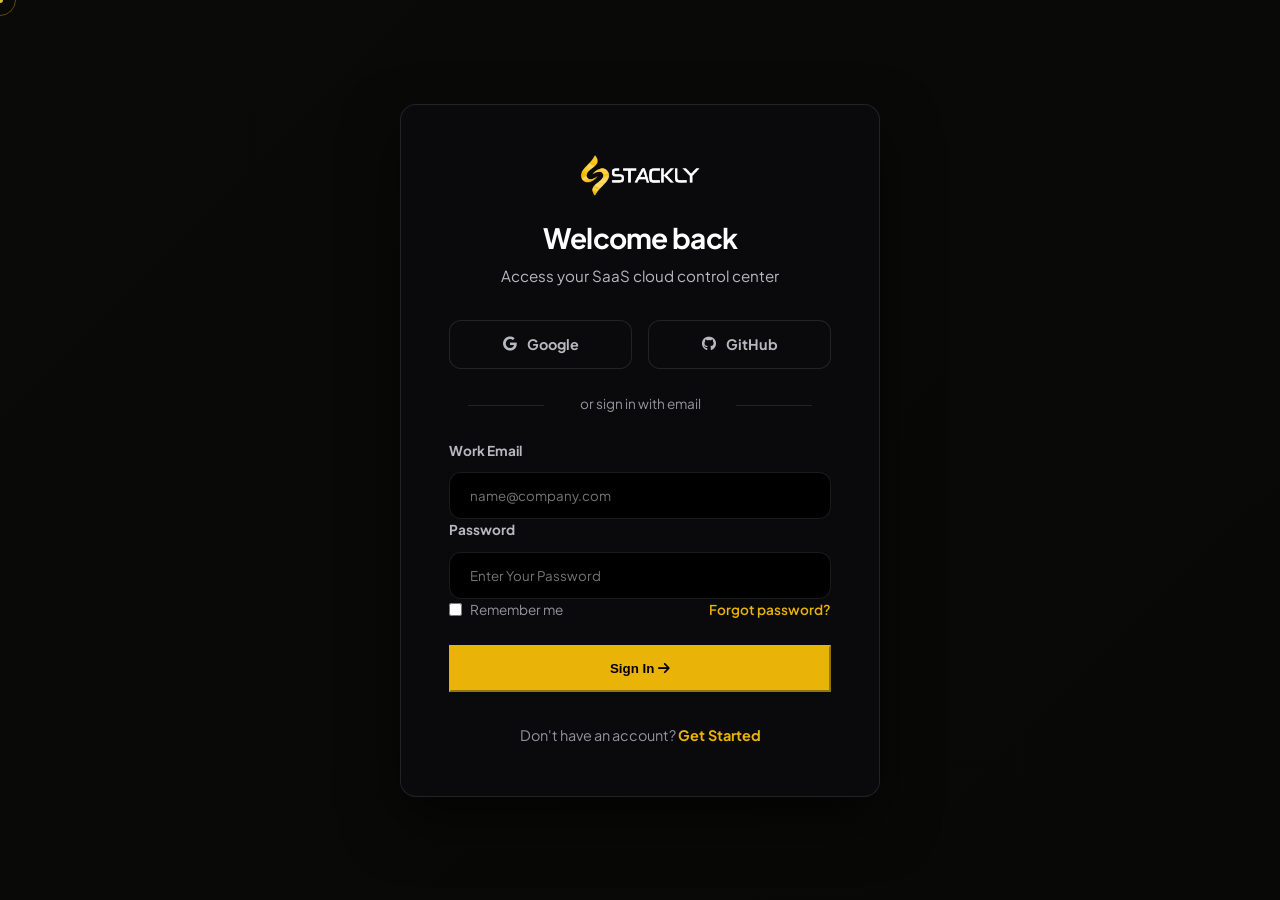
<file: customer-dashboard.html>
<!DOCTYPE html>
<html lang="en">
<head>
  <meta charset="UTF-8">
  <meta name="viewport" content="width=device-width, initial-scale=1.0">
  <title>Customer Hub | Stackly SaaS Cloud Platform</title>
  <link rel="icon" type="image/webp" href="assets/top-logo.webp">
  <link rel="stylesheet" href="https://cdnjs.cloudflare.com/ajax/libs/font-awesome/6.4.0/css/all.min.css">
  <link rel="stylesheet" href="style.css">
</head>
<body class="dashboard-page dashboard-page--customer">
  <div class="custom-cursor-dot"></div>
  <div class="custom-cursor-ring"></div>

  <div class="dashboard-layout dashboard-shell" data-dashboard-page="customer" data-default-section="dashboard">
    <div class="sidebar-overlay" id="sidebarOverlay"></div>

    <header class="db-topbar dashboard-topbar">
      <div class="dashboard-topbar-brand">
        <div class="dashboard-logo-zone">
          <a href="index.html" class="logo-container dashboard-logo-link">
            <img src="assets/logo.webp" alt="Stackly Logo" class="logo-img">
          </a>
        </div>
        <div class="dashboard-topbar-divider"></div>
        <div class="dashboard-topbar-meta">
          <div class="dashboard-topbar-title" id="dashboardTopbarTitle">Customer Hub</div>
          <div class="dashboard-topbar-breadcrumb" id="dashboardTopbarBreadcrumb">Customer / Dashboard</div>
        </div>
      </div>

      <div class="dashboard-topbar-actions">
        <button type="button" class="dashboard-icon-btn dashboard-menu-toggle" id="dashboardMenuToggle" aria-label="Open menu" aria-expanded="false">
          <span class="menu-icon"><i class="fas fa-bars"></i></span>
          <span class="close-icon"><i class="fas fa-xmark"></i></span>
        </button>
        <div class="dashboard-status-pill customer-status-pill">
          <span class="status-dot active"></span>
          Subscription healthy · Rewards active
        </div>

        <a href="404.html" class="dashboard-icon-btn db-action-btn">
          <i class="fas fa-bell"></i>
          <span class="db-badge-dot"></span>
        </a>
        <div class="dashboard-topbar-user">
          <span class="dashboard-topbar-user-name" id="dashboardTopbarName">Rajesh Kumar</span>
          <span class="dashboard-topbar-user-role" id="dashboardTopbarRole">Customer Workspace</span>
        </div>
      </div>
    </header>

    <aside class="db-sidebar dashboard-sidebar" id="sidebar">
      <div class="db-sidebar-profile dashboard-profile-card" style="margin: 12px 14px 10px; padding: 12px; display: flex; align-items: center; gap: 12px;">
        <div class="dashboard-avatar" id="sidebarUserInitial" style="width: 36px; height: 36px; font-size: 16px; flex-shrink: 0; line-height: 36px;">R</div>
        <div class="db-sidebar-profile-info" style="gap: 2px;">
          <span class="dashboard-profile-label" style="font-size: 0.65rem;">Welcome back</span>
          <h5 id="sidebarUserName" style="font-size: 0.85rem; line-height: 1.2;">Rajesh Kumar</h5>
          <p id="sidebarUserEmail" style="font-size: 0.7rem;">rajesh.kumar.admin.longest.email</p>
          <span class="dashboard-role-chip" style="font-size: 0.65rem; padding: 2px 6px; margin-top: 2px; width: fit-content;"><i class="fas fa-star"></i> Growth Plan Owner</span>
        </div>
      </div>

      <div class="db-menu-container">
        <ul class="db-menu dashboard-menu">
          <li><a href="#" class="db-menu-link active" data-dashboard-tab="dashboard"><i class="fas fa-gauge-high"></i><span class="db-menu-text">Dashboard</span></a></li>
          <li><a href="#" class="db-menu-link" data-dashboard-tab="clusters"><i class="fas fa-cloud"></i><span class="db-menu-text">My Clusters</span></a></li>
          <li><a href="#" class="db-menu-link" data-dashboard-tab="invoices"><i class="fas fa-file-invoice"></i><span class="db-menu-text">Invoices</span></a></li>
          <li><a href="#" class="db-menu-link" data-dashboard-tab="apikeys"><i class="fas fa-key"></i><span class="db-menu-text">API Keys</span></a></li>
          <li><a href="#" class="db-menu-link" data-dashboard-tab="usage"><i class="fas fa-chart-column"></i><span class="db-menu-text">Usage Stats</span></a></li>
          <li><a href="#" class="db-menu-link" data-dashboard-tab="team"><i class="fas fa-users"></i><span class="db-menu-text">Team</span></a></li>
          <li><a href="#" class="db-menu-link" data-dashboard-tab="security"><i class="fas fa-lock"></i><span class="db-menu-text">Security</span></a></li>
          <li><a href="#" class="db-menu-link" data-dashboard-tab="support"><i class="fas fa-life-ring"></i><span class="db-menu-text">Support</span></a></li>
        </ul>

        <div class="db-sidebar-footer dashboard-sidebar-footer">
          <button id="logoutBtn" class="dashboard-logout-btn" type="button">
            <i class="fas fa-right-from-bracket"></i>
            Log Out
          </button>
        </div>
      </div>
    </aside>

    <main class="db-main dashboard-main">
      <div class="db-content dashboard-content">
        <section class="customer-interactive-header">
          <div class="interactive-header-info">
            <div class="header-badge-wrap">
              <span class="pulse-dot"></span>
              <span class="header-badge-text">All Systems Operational</span>
            </div>
            <h1 id="dashboardHeroTitle">Welcome back, <span id="dashboardHeroName">Rajesh Kumar</span></h1>
            <p id="dashboardHeroCopy">Review credits, live usage, team adoption, and renewal readiness from the same dashboard without breaking flow.</p>
            <div class="header-action-group">
              <a href="404.html" class="tj-primary-btn"><span class="btn-text">Quick Launch</span><span class="btn-icon"><i class="fas fa-rocket"></i></span></a>
              <a href="404.html" class="action-circle-btn" title="View Logs"><i class="fas fa-terminal"></i></a>
              <a href="404.html" class="action-circle-btn" title="Settings"><i class="fas fa-sliders"></i></a>
            </div>
          </div>
          <div class="interactive-header-visuals">
            <div class="visual-ring-card">
              <svg viewBox="0 0 36 36" class="circular-chart blue">
                <path class="circle-bg" d="M18 2.0845 a 15.9155 15.9155 0 0 1 0 31.831 a 15.9155 15.9155 0 0 1 0 -31.831" />
                <path class="circle" stroke-dasharray="78, 100" d="M18 2.0845 a 15.9155 15.9155 0 0 1 0 31.831 a 15.9155 15.9155 0 0 1 0 -31.831" />
                <text x="18" y="16.5" class="percentage">78%</text>
                <text x="18" y="24" class="ring-label">API Quota</text>
              </svg>
            </div>
            <div class="visual-ring-card">
              <svg viewBox="0 0 36 36" class="circular-chart purple">
                <path class="circle-bg" d="M18 2.0845 a 15.9155 15.9155 0 0 1 0 31.831 a 15.9155 15.9155 0 0 1 0 -31.831" />
                <path class="circle" stroke-dasharray="64, 100" d="M18 2.0845 a 15.9155 15.9155 0 0 1 0 31.831 a 15.9155 15.9155 0 0 1 0 -31.831" />
                <text x="18" y="16.5" class="percentage">64%</text>
                <text x="18" y="24" class="ring-label">Storage</text>
              </svg>
            </div>
            <div class="visual-ring-card">
              <svg viewBox="0 0 36 36" class="circular-chart green">
                <path class="circle-bg" d="M18 2.0845 a 15.9155 15.9155 0 0 1 0 31.831 a 15.9155 15.9155 0 0 1 0 -31.831" />
                <path class="circle" stroke-dasharray="92, 100" d="M18 2.0845 a 15.9155 15.9155 0 0 1 0 31.831 a 15.9155 15.9155 0 0 1 0 -31.831" />
                <text x="18" y="16.5" class="percentage">92%</text>
                <text x="18" y="24" class="ring-label">Health</text>
              </svg>
            </div>
          </div>
        </section>

        <section class="db-panel active" data-dashboard-panel="dashboard" data-section-title="Customer Dashboard" data-section-breadcrumb="Customer / Dashboard" data-section-hero="Customer dashboard for <span>Rajesh Kumar</span>" data-section-copy="Track active services, forecasted spend, support updates, and product adoption in a single daily operating view.">
          <div class="dashboard-stat-grid">
            <article class="dashboard-card dashboard-stat-card"><span class="dashboard-card-label">Monthly spend</span><strong class="db-stat-value">$6,480</strong><p>Forecast is 7% under budget after archive automation was enabled.</p></article>
            <article class="dashboard-card dashboard-stat-card"><span class="dashboard-card-label">Live environments</span><strong class="db-stat-value">04</strong><p>Two production, one staging, and one analytics sandbox remain healthy.</p></article>
            <article class="dashboard-card dashboard-stat-card"><span class="dashboard-card-label">Service adoption</span><strong class="db-stat-value">81%</strong><p>Your team is actively using observability, alerts, and usage exports.</p></article>
            <article class="dashboard-card dashboard-stat-card"><span class="dashboard-card-label">Renewal readiness</span><strong class="db-stat-value">High</strong><p>Usage growth and seat expansion qualify you for annual savings review.</p></article>
          </div>

          <div class="dashboard-two-col">
            <article class="dashboard-card">
              <div class="dashboard-card-head"><h3>Spend trend</h3><span>Last 7 days</span></div>
              <div class="dashboard-bars">
                <div class="dashboard-bar"><span style="height: 62%"></span><label>Mon</label></div>
                <div class="dashboard-bar"><span style="height: 71%"></span><label>Tue</label></div>
                <div class="dashboard-bar"><span style="height: 68%"></span><label>Wed</label></div>
                <div class="dashboard-bar"><span style="height: 74%"></span><label>Thu</label></div>
                <div class="dashboard-bar"><span style="height: 58%"></span><label>Fri</label></div>
                <div class="dashboard-bar"><span style="height: 49%"></span><label>Sat</label></div>
                <div class="dashboard-bar"><span style="height: 55%"></span><label>Sun</label></div>
              </div>
              <p class="dashboard-note">Export-heavy workloads pushed Thursday usage above baseline, but reserved credits kept the weekly forecast under plan.</p>
            </article>
            <article class="dashboard-card">
              <div class="dashboard-card-head"><h3>Next best actions</h3><span>Suggested</span></div>
              <ul class="dashboard-list">
                <li><strong>Enable failover alerts</strong><span>Add one more notification route for production cost spikes.</span></li>
                <li><strong>Rotate API keys</strong><span>Two keys are older than your recommended security policy.</span></li>
                <li><strong>Invite finance viewer</strong><span>Share invoice insights with billing stakeholders directly.</span></li>
              </ul>
            </article>
          </div>

          <div class="dashboard-three-col">
            <article class="dashboard-card dashboard-image-card">
              <img src="https://images.unsplash.com/photo-1551288049-bebda4e38f71?auto=format&fit=crop&w=1200&q=80" alt="Customer overview">
              <div>
                <h3>Your rollout pulse</h3>
                <p>Environment health, spend efficiency, and feature usage are trending upward after the last service rollout.</p>
              </div>
            </article>
            <article class="dashboard-card">
              <div class="dashboard-card-head"><h3>Workspace health</h3><span>Current cycle</span></div>
              <div class="dashboard-progress-group">
                <div><label>API quota used</label><div class="dashboard-progress"><span class="db-progress-bar" data-value="78%" style="width:78%"></span></div></div>
                <div><label>Storage allocation</label><div class="dashboard-progress"><span class="db-progress-bar" data-value="64%" style="width:64%"></span></div></div>
                <div><label>Team adoption</label><div class="dashboard-progress"><span class="db-progress-bar" data-value="88%" style="width:88%"></span></div></div>
              </div>
            </article>
            <article class="dashboard-card">
              <div class="dashboard-card-head"><h3>Recent activity</h3><span>Workspace feed</span></div>
              <ul class="dashboard-timeline">
                <li><strong>09:15</strong><span>Usage report exported for finance review.</span></li>
                <li><strong>10:42</strong><span>Sandbox storage class upgraded automatically.</span></li>
                <li><strong>11:08</strong><span>New team invite accepted by analytics lead.</span></li>
              </ul>
            </article>
          </div>
        </section>

        <section class="db-panel" data-dashboard-panel="clusters" data-section-title="My Clusters" data-section-breadcrumb="Customer / My Clusters" data-section-hero="Cluster inventory and <span>environment health</span>" data-section-copy="Compare production, staging, and analytics environments with latency, cost, and maintenance posture in one place.">
          <div class="dashboard-stat-grid">
            <article class="dashboard-card dashboard-stat-card"><span class="dashboard-card-label">Production clusters</span><strong>02</strong><p>Both regions are within latency and failover targets.</p></article>
            <article class="dashboard-card dashboard-stat-card"><span class="dashboard-card-label">Median latency</span><strong>70ms</strong><p>East and West production pools remain balanced after routing updates.</p></article>
            <article class="dashboard-card dashboard-stat-card"><span class="dashboard-card-label">Maintenance windows</span><strong>01</strong><p>Staging patch cycle is scheduled for tonight at 02:00 UTC.</p></article>
            <article class="dashboard-card dashboard-stat-card"><span class="dashboard-card-label">Cost efficiency</span><strong>+12%</strong><p>Archive automation reduced idle storage spend this month.</p></article>
          </div>

          <div class="dashboard-two-col">
            <article class="dashboard-card">
              <div class="dashboard-card-head"><h3>Environment lineup</h3><span>Current state</span></div>
              <table class="dashboard-table">
                <tbody>
                  <tr><td>Production East</td><td>Healthy</td><td>68ms median</td></tr>
                  <tr><td>Production West</td><td>Healthy</td><td>72ms median</td></tr>
                  <tr><td>Staging</td><td>Maintenance</td><td>Patch window tonight</td></tr>
                  <tr><td>Analytics Sandbox</td><td>Warm</td><td>Scale-on-demand</td></tr>
                </tbody>
              </table>
            </article>
            <article class="dashboard-card dashboard-image-card">
              <img src="https://images.unsplash.com/photo-1558494949-ef010cbdcc31?auto=format&fit=crop&w=1200&q=80" alt="Customer clusters">
              <div>
                <h3>Environment strategy</h3>
                <p>Production remains balanced across two regions, while staging is held lean to contain non-essential compute spend.</p>
              </div>
            </article>
          </div>

          <article class="dashboard-card">
            <div class="dashboard-card-head"><h3>Environment lanes</h3><span>By operating phase</span></div>
            <div class="dashboard-lane-grid">
              <div><h4>Production</h4><p>Dual-region failover with reserved throughput and automated health checks.</p></div>
              <div><h4>Staging</h4><p>Lean footprint for release validation and integration testing only.</p></div>
              <div><h4>Analytics</h4><p>Scale-on-demand sandbox for exports, dashboards, and experimentation.</p></div>
            </div>
          </article>
        </section>

        <section class="db-panel" data-dashboard-panel="invoices" data-section-title="Invoices and Plans" data-section-breadcrumb="Customer / Invoices" data-section-hero="Invoices, credits, and <span>payment visibility</span>" data-section-copy="Review current invoices, credit usage, and projected spend without leaving the workspace.">
          <div class="dashboard-stat-grid">
            <article class="dashboard-card dashboard-stat-card"><span class="dashboard-card-label">Open balance</span><strong>$1,140</strong><p>Due on 18 Jul with credits already applied.</p></article>
            <article class="dashboard-card dashboard-stat-card"><span class="dashboard-card-label">Credits remaining</span><strong>$920</strong><p>Estimated to cover 14% of this cycle's final bill.</p></article>
            <article class="dashboard-card dashboard-stat-card"><span class="dashboard-card-label">Annual savings</span><strong>$8,400</strong><p>Compared with equivalent on-demand cluster usage.</p></article>
            <article class="dashboard-card dashboard-stat-card"><span class="dashboard-card-label">Forecast variance</span><strong>+3%</strong><p>Mostly driven by export-heavy workloads this month.</p></article>
          </div>

          <div class="dashboard-two-col">
            <article class="dashboard-card">
              <div class="dashboard-card-head"><h3>Recent invoices</h3><span>Billing history</span></div>
              <div class="invoice-list">
                <div class="invoice-row">
                  <div class="invoice-info">
                    <h4>INV-2026-071 &bull; July 2026</h4>
                    <p>Generated on Jul 1, 2026</p>
                  </div>
                  <div class="invoice-actions">
                    <span class="status-pill status-paid">Paid</span>
                    <strong class="invoice-amount">$6,122</strong>
                    <button class="api-key-btn" title="Download PDF"><i class="fas fa-download"></i></button>
                  </div>
                </div>
                <div class="invoice-row">
                  <div class="invoice-info">
                    <h4>INV-2026-072 &bull; August 2026</h4>
                    <p>Due on Aug 18, 2026</p>
                  </div>
                  <div class="invoice-actions">
                    <span class="status-pill status-pending">Open</span>
                    <strong class="invoice-amount">$1,140</strong>
                    <button class="api-key-btn" title="Download PDF"><i class="fas fa-download"></i></button>
                  </div>
                </div>
                <div class="invoice-row">
                  <div class="invoice-info">
                    <h4>INV-2026-070 &bull; June 2026</h4>
                    <p>Paid on Jun 12, 2026</p>
                  </div>
                  <div class="invoice-actions">
                    <span class="status-pill status-paid">Paid</span>
                    <strong class="invoice-amount">$5,980</strong>
                    <button class="api-key-btn" title="Download PDF"><i class="fas fa-download"></i></button>
                  </div>
                </div>
              </div>
            </article>
            <article class="dashboard-card">
              <div class="dashboard-card-head"><h3>Collections health</h3><span>Current cycle</span></div>
              <div class="dashboard-progress-group">
                <div><label>Credits applied</label><div class="dashboard-progress"><span class="db-progress-bar" data-value="44%" style="width:44%"></span></div></div>
                <div><label>Forecasted spend</label><div class="dashboard-progress"><span class="db-progress-bar" data-value="72%" style="width:72%"></span></div></div>
                <div><label>Renewal confidence</label><div class="dashboard-progress"><span class="db-progress-bar" data-value="91%" style="width:91%"></span></div></div>
              </div>
              <p class="dashboard-note">Annual plan credits are offsetting burst usage while finance reviews the next seat expansion forecast.</p>
            </article>
          </div>
        </section>

        <section class="db-panel" data-dashboard-panel="apikeys" data-section-title="API Key Management" data-section-breadcrumb="Customer / API Keys" data-section-hero="API keys and <span>integration access</span>" data-section-copy="Review active credentials, scopes, and last-used patterns so integrations stay secure and observable.">
          <div class="dashboard-stat-grid">
            <article class="dashboard-card dashboard-stat-card"><span class="dashboard-card-label">Active keys</span><strong>03</strong><p>Two production keys and one sandbox credential remain in rotation.</p></article>
            <article class="dashboard-card dashboard-stat-card"><span class="dashboard-card-label">Rotation coverage</span><strong>67%</strong><p>One legacy sandbox key still needs archive approval.</p></article>
            <article class="dashboard-card dashboard-stat-card"><span class="dashboard-card-label">Last used</span><strong>12m ago</strong><p>Production analytics key served the latest export workflow.</p></article>
            <article class="dashboard-card dashboard-stat-card"><span class="dashboard-card-label">Scope warnings</span><strong>01</strong><p>One key still has broader write access than policy recommends.</p></article>
          </div>

          <div class="dashboard-two-col">
            <article class="dashboard-card">
              <div class="dashboard-card-head"><h3>Production Keys</h3><span>Active</span></div>
              <div class="api-key-box">
                <span class="api-key-code">pk_live_84f93nd...</span>
                <button class="api-key-btn"><i class="fas fa-copy"></i> Copy</button>
              </div>
              <div class="api-key-box">
                <span class="api-key-code">pk_live_analytics_22x...</span>
                <button class="api-key-btn"><i class="fas fa-copy"></i> Copy</button>
              </div>
              <div class="settings-actions">
                <button class="tj-primary-btn"><span class="btn-text">Generate New Key</span></button>
              </div>
            </article>
            <article class="dashboard-card">
              <div class="dashboard-card-head"><h3>Sandbox Keys</h3><span>Testing</span></div>
              <div class="api-key-box">
                <span class="api-key-code">sk_test_44p00md...</span>
                <button class="api-key-btn"><i class="fas fa-copy"></i> Copy</button>
              </div>
              <ul class="dashboard-timeline" style="margin-top: 16px;">
                <li><strong>Legacy sandbox key</strong><span>No access in 12 days; safe to archive.</span></li>
                <li><strong>Webhook secret</strong><span>Rotated successfully during the last security review.</span></li>
              </ul>
            </article>
          </div>

          <article class="dashboard-card">
            <div class="dashboard-card-head"><h3>Access hygiene lanes</h3><span>Recommended</span></div>
            <div class="dashboard-lane-grid">
              <div><h4>Production</h4><p>Limit write scopes and rotate keys every 90 days for live integrations.</p></div>
              <div><h4>Sandbox</h4><p>Archive stale credentials after testing cycles complete.</p></div>
              <div><h4>Audit trail</h4><p>Review last-used timestamps before granting broader API scopes.</p></div>
            </div>
          </article>
        </section>

        <section class="db-panel" data-dashboard-panel="usage" data-section-title="Usage Statistics" data-section-breadcrumb="Customer / Usage Stats" data-section-hero="Usage trends and <span>quota planning</span>" data-section-copy="Understand how teams consume API, storage, and automation credits so you can plan upgrades with confidence.">
          <div class="dashboard-two-col">
            <article class="dashboard-card">
              <div class="dashboard-card-head"><h3>Usage by service</h3><span>Month to date</span></div>
              <div class="chart-mockup">
                <div class="chart-bar" style="height: 88%" title="API"><span class="chart-val">88%</span><span class="chart-lbl">API</span></div>
                <div class="chart-bar" style="height: 72%" title="Storage"><span class="chart-val">72%</span><span class="chart-lbl">Store</span></div>
                <div class="chart-bar" style="height: 64%" title="Exports"><span class="chart-val">64%</span><span class="chart-lbl">Export</span></div>
                <div class="chart-bar" style="height: 55%" title="Alerts"><span class="chart-val">55%</span><span class="chart-lbl">Alerts</span></div>
                <div class="chart-bar" style="height: 42%" title="Seats"><span class="chart-val">42%</span><span class="chart-lbl">Seats</span></div>
              </div>
            </article>
            <article class="dashboard-card">
              <div class="dashboard-card-head"><h3>Workload mix</h3><span>Global</span></div>
              <div class="multi-circle-chart-wrapper">
                <div class="multi-circle-chart">
                  <div class="circle-inner">
                    <h3>14K</h3>
                    <span>Requests</span>
                  </div>
                </div>
                <div class="circle-legend">
                  <div class="legend-item"><span class="legend-color" style="background:#3b82f6;"></span> API (48%)</div>
                  <div class="legend-item"><span class="legend-color" style="background:#06b6d4;"></span> Storage (28%)</div>
                  <div class="legend-item"><span class="legend-color" style="background:#8b5cf6;"></span> Exports (24%)</div>
                </div>
              </div>
            </article>
          </div>

          <article class="dashboard-card">
            <div class="dashboard-card-head"><h3>Quota overview</h3><span>Forecast</span></div>
            <div class="dashboard-analytics-list">
              <div class="analytics-bar-row">
                <div class="analytics-bar-label"><span>API request quota</span><span>78%</span></div>
                <div class="progress-bar-container"><div class="progress-bar-fill" style="width: 78%"></div></div>
              </div>
              <div class="analytics-bar-row">
                <div class="analytics-bar-label"><span>Storage allocation</span><span>64%</span></div>
                <div class="progress-bar-container"><div class="progress-bar-fill" style="width: 64%"></div></div>
              </div>
              <div class="analytics-bar-row">
                <div class="analytics-bar-label"><span>Export jobs</span><span>51%</span></div>
                <div class="progress-bar-container"><div class="progress-bar-fill" style="width: 51%"></div></div>
              </div>
              <div class="analytics-bar-row">
                <div class="analytics-bar-label"><span>Automation credits</span><span>39%</span></div>
                <div class="progress-bar-container"><div class="progress-bar-fill" style="width: 39%"></div></div>
              </div>
            </div>
          </article>
        </section>

        <section class="db-panel" data-dashboard-panel="team" data-section-title="Team Workspace" data-section-breadcrumb="Customer / Team" data-section-hero="Team access and <span>workspace adoption</span>" data-section-copy="View collaborators, seat growth, workspace activity, and permission hygiene without jumping into separate admin pages.">
          <div class="dashboard-stat-grid">
            <article class="dashboard-card dashboard-stat-card"><span class="dashboard-card-label">Active members</span><strong>17</strong><p>Five engineering, four product, three finance, and partner stakeholders.</p></article>
            <article class="dashboard-card dashboard-stat-card"><span class="dashboard-card-label">Weekly active rate</span><strong>88%</strong><p>Most usage comes from analytics and budget reporting workflows.</p></article>
            <article class="dashboard-card dashboard-stat-card"><span class="dashboard-card-label">Pending invites</span><strong>03</strong><p>Two vendors and one analyst still need to accept secure invites.</p></article>
            <article class="dashboard-card dashboard-stat-card"><span class="dashboard-card-label">Seat utilization</span><strong>94%</strong><p>Two additional seats remain before the Growth plan threshold.</p></article>
          </div>

          <div class="dashboard-two-col">
            <article class="dashboard-card">
              <div class="dashboard-card-head"><h3>Collaborator queue</h3><span>Actionable</span></div>
              <table class="dashboard-table">
                <tbody>
                  <tr><td>Finance viewer</td><td>Pending invite</td><td>Expires in 4 days</td></tr>
                  <tr><td>Vendor integration</td><td>Accepted</td><td>Read-only scope</td></tr>
                  <tr><td>Analytics lead</td><td>Active</td><td>Editor access</td></tr>
                </tbody>
              </table>
            </article>
            <article class="dashboard-card">
              <div class="dashboard-card-head"><h3>Adoption timeline</h3><span>This month</span></div>
              <ul class="dashboard-timeline">
                <li><strong>Mon</strong><span>Dashboard exports increased after finance onboarding.</span></li>
                <li><strong>Wed</strong><span>Two new alert routes activated for production spend.</span></li>
                <li><strong>Fri</strong><span>Team usage review completed with no access drift found.</span></li>
              </ul>
            </article>
          </div>

          <article class="dashboard-card">
            <div class="dashboard-card-head"><h3>Role distribution</h3><span>Current team map</span></div>
            <div class="dashboard-lane-grid">
              <div><h4>Owners</h4><p>Budget, billing, and environment policies managed by two workspace owners.</p></div>
              <div><h4>Editors</h4><p>Operational users can create dashboards, alerts, and usage exports.</p></div>
              <div><h4>Viewers</h4><p>Finance and leadership users consume reports without changing settings.</p></div>
            </div>
          </article>
        </section>

        <section class="db-panel" data-dashboard-panel="security" data-section-title="Customer Security" data-section-breadcrumb="Customer / Security" data-section-hero="Security controls and <span>account trust</span>" data-section-copy="Keep your workspace safe with MFA, scoped credentials, audit visibility, and proactive recommendations.">
          <div class="dashboard-stat-grid">
            <article class="dashboard-card dashboard-stat-card"><span class="dashboard-card-label">MFA coverage</span><strong>88%</strong><p>15 of 17 seats are already protected with MFA.</p></article>
            <article class="dashboard-card dashboard-stat-card"><span class="dashboard-card-label">Session alerts</span><strong>00</strong><p>No unknown browser sessions found in the last 30 days.</p></article>
            <article class="dashboard-card dashboard-stat-card"><span class="dashboard-card-label">Key hygiene</span><strong>01</strong><p>One stale sandbox credential still needs archive approval.</p></article>
            <article class="dashboard-card dashboard-stat-card"><span class="dashboard-card-label">Policy score</span><strong>92%</strong><p>Region allowlists and role reviews are current for this workspace.</p></article>
          </div>

          <div class="dashboard-two-col">
            <article class="dashboard-card">
              <div class="dashboard-card-head"><h3>Security checklist</h3><span>Recommended</span></div>
              <ul class="dashboard-list">
                <li><strong>MFA coverage</strong><span>Invite the remaining two seats to enroll before next billing cycle.</span></li>
                <li><strong>Session review</strong><span>No unknown browser sessions found in the last 30 days.</span></li>
                <li><strong>Key hygiene</strong><span>Archive one stale sandbox credential to close the last warning.</span></li>
              </ul>
            </article>
            <article class="dashboard-card">
              <div class="dashboard-card-head"><h3>Audit highlights</h3><span>Recent</span></div>
              <ul class="dashboard-timeline">
                <li><strong>07 Jul</strong><span>Workspace owner approved new finance viewer access.</span></li>
                <li><strong>06 Jul</strong><span>Region allowlist updated for two production integrations.</span></li>
                <li><strong>04 Jul</strong><span>Quarterly API key review completed successfully.</span></li>
              </ul>
            </article>
          </div>
        </section>

        <section class="db-panel" data-dashboard-panel="support" data-section-title="Support and Success" data-section-breadcrumb="Customer / Support" data-section-hero="Support coverage and <span>customer success</span>" data-section-copy="See open cases, success motions, and self-service resources so issues are resolved quickly and proactively.">
          <div class="dashboard-stat-grid">
            <article class="dashboard-card dashboard-stat-card"><span class="dashboard-card-label">Open cases</span><strong>02</strong><p>One optimization review and one invoice clarification remain active.</p></article>
            <article class="dashboard-card dashboard-stat-card"><span class="dashboard-card-label">Response target</span><strong>28m</strong><p>Priority support remains inside the Growth plan SLA this week.</p></article>
            <article class="dashboard-card dashboard-stat-card"><span class="dashboard-card-label">Success sessions</span><strong>01</strong><p>Quarterly optimization review is scheduled for next Wednesday.</p></article>
            <article class="dashboard-card dashboard-stat-card"><span class="dashboard-card-label">Runbook coverage</span><strong>87%</strong><p>Most common workspace escalations already have self-service guides.</p></article>
          </div>

          <div class="dashboard-two-col">
            <article class="dashboard-card dashboard-image-card">
              <img src="https://images.unsplash.com/photo-1629904853716-f0bc54eea481?q=80&w=1170&auto=format&fit=crop&ixlib=rb-4.1.0&ixid=M3wxMjA3fDB8MHxwaG90by1wYWdlfHx8fGVufDB8fHx8fA%3D%3D" alt="Customer support">
              <div>
                <h3>Support heartbeat</h3>
                <p>Your current plan includes priority responses, onboarding guidance, and quarterly optimization reviews for all active environments.</p>
              </div>
            </article>
            <article class="dashboard-card">
              <div class="dashboard-card-head"><h3>Open conversations</h3><span>With Stackly</span></div>
              <ul class="dashboard-list">
                <li><strong>Optimization review</strong><span>Scheduled for next Wednesday with platform success.</span></li>
                <li><strong>Invoice clarification</strong><span>Finance ticket awaiting final approval note.</span></li>
                <li><strong>Usage onboarding</strong><span>Knowledge base pack delivered to your team.</span></li>
              </ul>
            </article>
          </div>
        </section>
      </div>
    </main>
  </div>

  <div class="logout-modal-overlay" id="logoutModal">
    <div class="logout-modal-box">
      <div class="logout-modal-icon">
        <i class="fas fa-sign-out-alt"></i>
      </div>
      <h3 class="logout-modal-title">Confirm Logout</h3>
      <p class="logout-modal-desc">Are you sure you want to log out of your session?</p>
      <div class="logout-modal-actions">
        <button class="logout-modal-btn logout-cancel-btn" id="logoutCancelBtn">Cancel</button>
        <button class="logout-modal-btn logout-confirm-btn" id="logoutConfirmBtn">Logout</button>
      </div>
    </div>
  </div>

  <script src="main.js"></script>
</body>
</html>
</file>
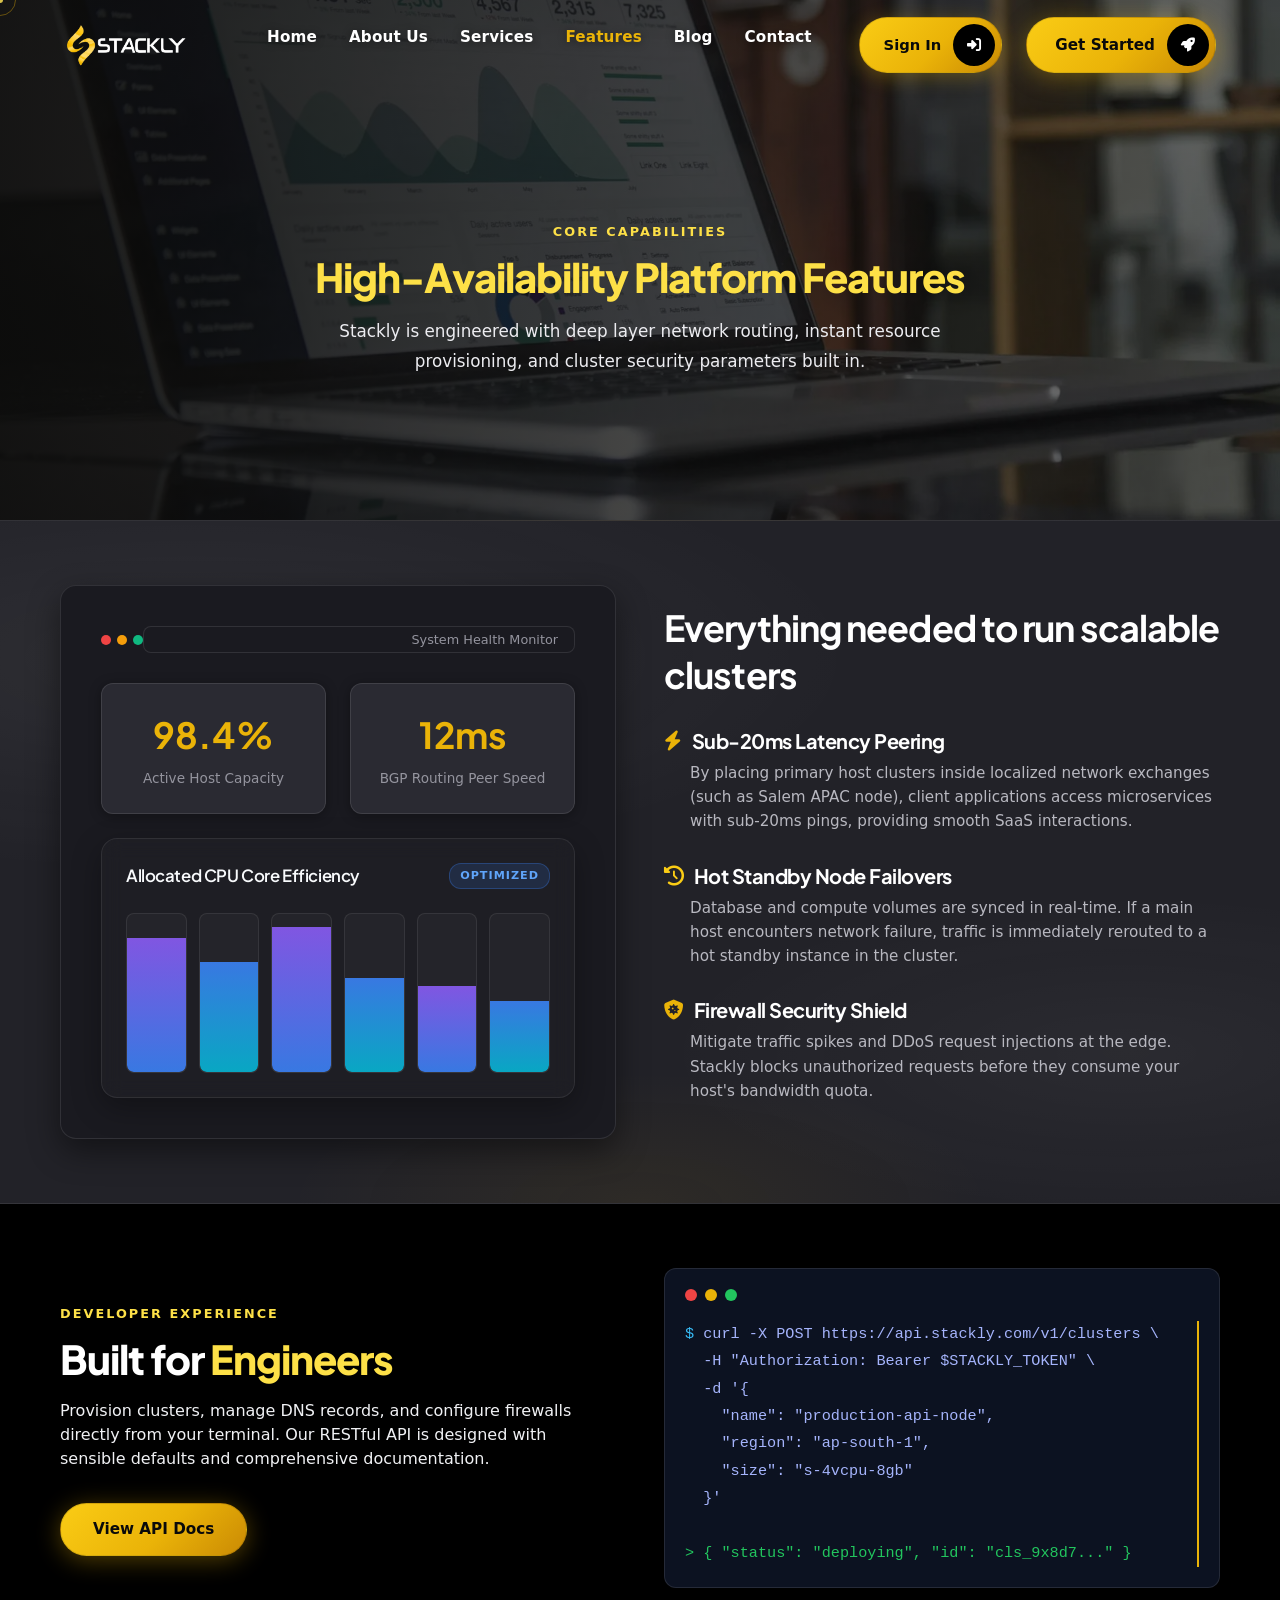
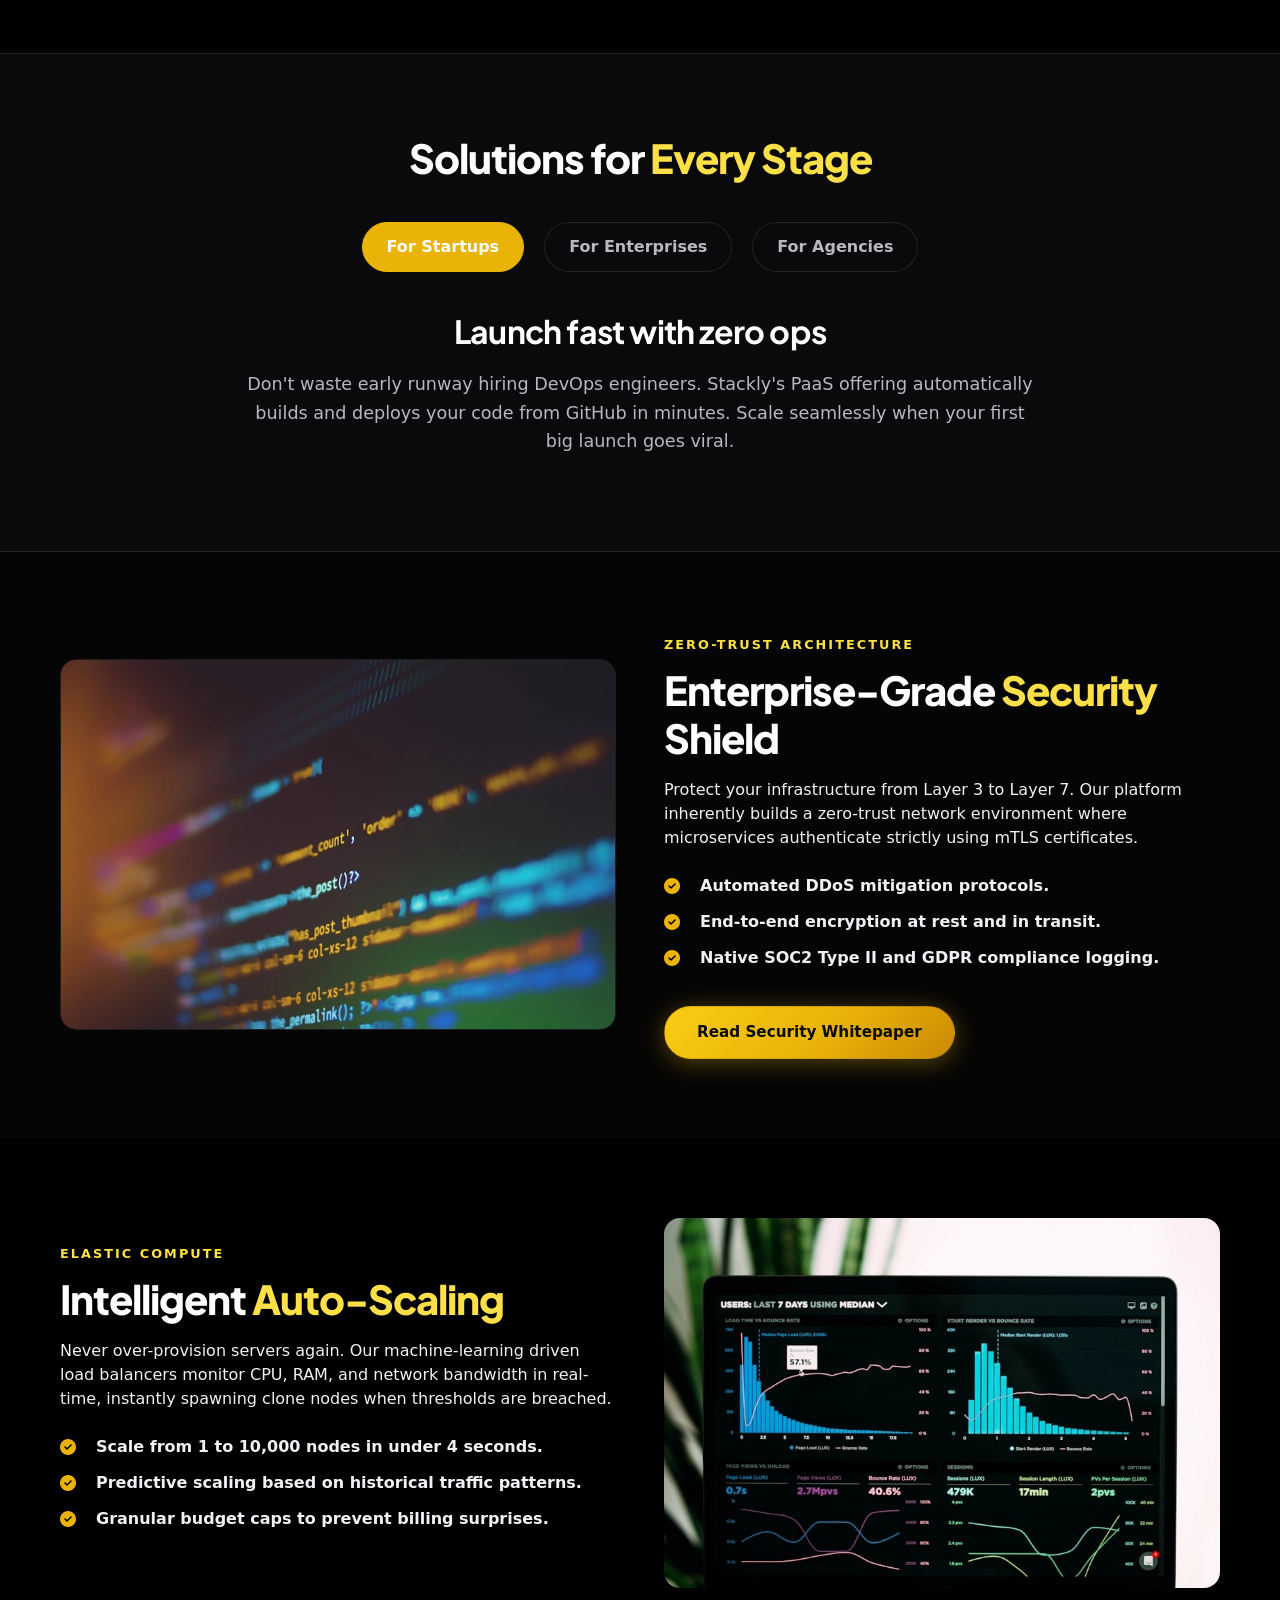
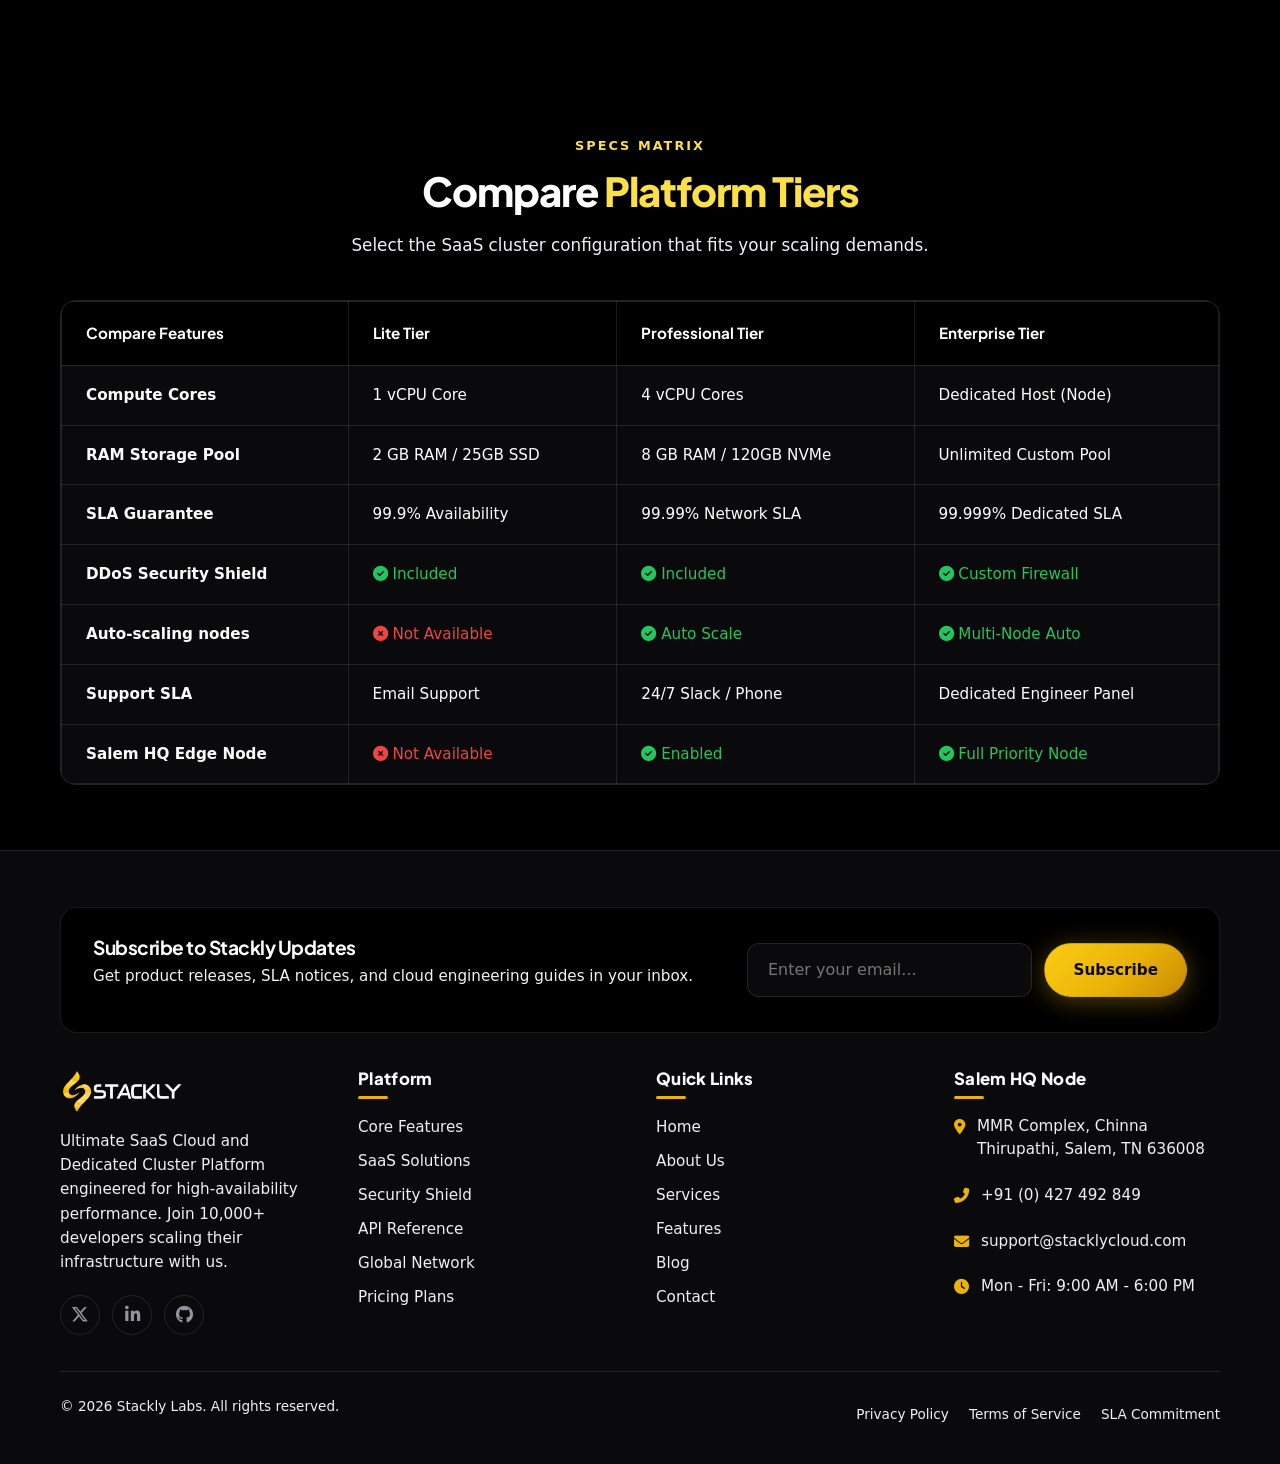
<file: features.html>
<!DOCTYPE html>
<html lang="en">
  <head>
    <meta charset="utf-8" />
    <meta http-equiv="x-ua-compatible" content="ie=edge" />
    <meta name="viewport" content="width=device-width, initial-scale=1" />
    <meta name="description" content="Capabilities and Features of Stackly SaaS Cloud Platform" />

    <title>Features | Stackly SaaS Cloud Platform</title>

    <link rel="icon" type="image/webp" href="assets/top-logo.webp" />

    <link rel="stylesheet" href="https://cdn.jsdelivr.net/npm/bootstrap@5.3.2/dist/css/bootstrap.min.css" />
    <link rel="stylesheet" href="https://cdnjs.cloudflare.com/ajax/libs/font-awesome/6.5.1/css/all.min.css" />
    <link rel="stylesheet" href="style.css" />
  </head>

  <body>
    
    <div class="custom-cursor-dot"></div>
    <div class="custom-cursor-ring"></div>

    <div class="preloader" id="preloader" aria-hidden="true">
      <div class="preloader-inner">
        <div class="preloader-rings">
          <span class="preloader-ring preloader-ring-1"></span>
          <span class="preloader-ring preloader-ring-2"></span>
          <span class="preloader-ring preloader-ring-3"></span>
          <div class="preloader-logo-wrap">
            <img src="assets/logo.webp" alt="Stackly" class="preloader-logo" />
          </div>
        </div>
        <div class="preloader-progress" role="progressbar" aria-valuemin="0" aria-valuemax="100" aria-valuenow="0">
          <span class="preloader-progress-bar"></span>
        </div>
        <div class="preloader-dots" aria-hidden="true">
          <span></span><span></span><span></span>
        </div>
      </div>
    </div>

    <div class="back-to-top-wrapper">
      <button id="back_to_top" type="button" class="back-to-top-btn" aria-label="Back to top">
        <svg class="back-to-top-progress" viewBox="0 0 56 56" aria-hidden="true">
          <circle class="back-to-top-track" cx="28" cy="28" r="24"></circle>
          <circle class="back-to-top-bar" cx="28" cy="28" r="24"></circle>
        </svg>
        <span class="back_to_top_icon"><i class="fas fa-arrow-up"></i></span>
      </button>
    </div>

    <div class="search_popup">
      <div class="search_close">
        <button type="button" class="search_close_btn">
          <i class="fas fa-times"></i>
        </button>
      </div>
      <div class="container">
        <div class="row">
          <div class="col-12">
            <div class="search-box">
              <input class="search-input-field" type="search" placeholder="Search projects, nodes, or database logs..." required />
              <button type="submit">
                <i class="fas fa-search"></i>
              </button>
            </div>
          </div>
        </div>
      </div>
    </div>

    <div class="tj-offcanvas-area">
      <div class="offcanvas-header">
        <a href="index.html" class="logo-container">
          <img src="assets/logo.webp" alt="Stackly Logo" class="logo-img" />
        </a>
        <button type="button" class="hamburger_close_btn" aria-label="Close menu">
          <i class="fas fa-times"></i>
        </button>
      </div>
      <nav class="offcanvas-nav">
        <ul>
          <li><a href="index.html">Home</a></li>
          <li><a href="about.html">About Us</a></li>
          <li><a href="service.html">Services</a></li>
          <li><a href="features.html">Features</a></li>
          <li><a href="blog.html">Blog</a></li>
          <li><a href="contact.html">Contact</a></li>
        </ul>
      </nav>
      <div class="offcanvas-actions">
        <a class="offcanvas-signin-btn" href="signin.html"><span class="btn-text">Sign In</span><span class="btn-icon"><i class="fas fa-right-to-bracket"></i></span></a>
        <a class="tj-primary-btn offcanvas-cta-btn" href="signup.html">
          <span class="btn-text">Get Started</span>
          <span class="btn-icon"><i class="fas fa-rocket"></i></span>
        </a>
      </div>
    </div>
    <div class="hamburger_bg"></div>

    <header class="header-area header-dark">
      <div class="header-wrapper">
        <div class="site_logo">
          <a class="logo-container" href="index.html">
            <img src="assets/logo.webp" alt="Logo" class="logo-img" />
          </a>
        </div>

        <div class="menu-area d-none d-lg-inline-flex align-items-center">
          <nav id="mobile-menu" class="mainmenu">
            <ul>
              <li><a href="index.html">Home</a></li>
              <li><a href="about.html">About Us</a></li>
              <li><a href="service.html">Services</a></li>
              <li><a href="features.html" class="active">Features</a></li>
              <li><a href="blog.html">Blog</a></li>
              <li><a href="contact.html">Contact</a></li>

            </ul>
          </nav>
        </div>

        <div class="header-right-item d-none d-lg-inline-flex">
          <a class="header-signin-link" href="signin.html"><span class="btn-text">Sign In</span><span class="btn-icon"><i class="fas fa-right-to-bracket"></i></span></a>
          <div class="header-button">
            <a class="tj-primary-btn" href="signup.html">
              <span class="btn-text">Get Started</span>
              <span class="btn-icon"><i class="fas fa-rocket"></i></span>
            </a>
          </div>
        </div>

                <button type="button" class="menu_btn mobile_menu_bar d-lg-none" aria-label="Open menu">
          <span class="menu-icon-open"><span class="cubes"><span></span><span></span><span></span><span></span></span></span>
          <span class="menu-icon-close"><i class="fas fa-times"></i></span>
        </button>
      </div>
    </header>

    <header class="header-area header-duplicate header-sticky">
      <div class="header-wrapper">
        <div class="site_logo">
          <a class="logo-container" href="index.html">
            <img src="assets/logo.webp" alt="Logo" class="logo-img" />
          </a>
        </div>

        <div class="menu-area d-none d-lg-inline-flex align-items-center">
          <nav class="mainmenu">
            <ul>
              <li><a href="index.html">Home</a></li>
              <li><a href="about.html">About Us</a></li>
              <li><a href="service.html">Services</a></li>
              <li><a href="features.html" class="active">Features</a></li>
              <li><a href="blog.html">Blog</a></li>
              <li><a href="contact.html">Contact</a></li>

            </ul>
          </nav>
        </div>

        <div class="header-right-item d-none d-lg-inline-flex">
          <a class="header-signin-link" href="signin.html"><span class="btn-text">Sign In</span><span class="btn-icon"><i class="fas fa-right-to-bracket"></i></span></a>
          <div class="header-button">
            <a class="tj-primary-btn" href="signup.html">
              <span class="btn-text">Get Started</span>
              <span class="btn-icon"><i class="fas fa-rocket"></i></span>
            </a>
          </div>
        </div>

                <button type="button" class="menu_btn mobile_menu_bar d-lg-none" aria-label="Open menu">
          <span class="menu-icon-open"><span class="cubes"><span></span><span></span><span></span><span></span></span></span>
          <span class="menu-icon-close"><i class="fas fa-times"></i></span>
        </button>
      </div>
    </header>

    <main>
      
      <section class="page-hero page-hero-bg" style="--page-hero-bg: url('assets/img-ext-30.webp');">
        <div class="container">
          <div class="section-header reveal zoom-in">
            <span class="section-subtitle">Core Capabilities</span>
            <h1 class="section-title split-text">High-Availability <span>Platform Features</span></h1>
            <p class="section-desc">Stackly is engineered with deep layer network routing, instant resource provisioning, and cluster security parameters built in.</p>
          </div>
        </div>
      </section>

      <section class="section-light">
        <div class="container">
          <div class="dashboard-container">
            
            <div class="dashboard-visual reveal reveal-left">
              <div class="dashboard-header-bar">
                <div class="dot-group">
                  <span class="dot-red"></span>
                  <span class="dot-yellow"></span>
                  <span class="dot-green"></span>
                </div>
                <div class="dashboard-title-bar">System Health Monitor</div>
              </div>
              
              <div class="stats-grid">
                <div class="stat-item">
                  <div class="stat-num">98.4%</div>
                  <div class="stat-label">Active Host Capacity</div>
                </div>
                <div class="stat-item">
                  <div class="stat-num">12ms</div>
                  <div class="stat-label">BGP Routing Peer Speed</div>
                </div>
              </div>

              <div class="premium-chart-mockup">
                <div class="premium-chart-header">
                  <h4 class="premium-chart-title">Allocated CPU Core Efficiency</h4>
                  <span class="premium-chart-badge pulse-blue">Optimized</span>
                </div>
                <div class="premium-chart-body core-efficiency-body">
                  <div class="cpu-core-visualizer">
                    <div class="cpu-core active" style="--core-load: 85%;"></div>
                    <div class="cpu-core active" style="--core-load: 70%;"></div>
                    <div class="cpu-core active" style="--core-load: 92%;"></div>
                    <div class="cpu-core active" style="--core-load: 60%;"></div>
                    <div class="cpu-core active" style="--core-load: 55%;"></div>
                    <div class="cpu-core active" style="--core-load: 45%;"></div>
                  </div>
                </div>
              </div>
            </div>

            <div class="reveal reveal-right">
              <h2 style="font-family: var(--font-display); font-size: 2.25rem; margin-bottom: 30px; line-height: 1.3;">Everything needed to run scalable clusters</h2>
              
              <div style="margin-bottom: 30px;">
                <h4 style="margin-bottom: 8px; display: flex; align-items: center; gap: 10px; font-size: 1.25rem;"><i class="fas fa-bolt" style="color: var(--primary);"></i> Sub-20ms Latency Peering</h4>
                <p style="color: var(--text-muted); font-size: 0.95rem; padding-left: 26px; line-height: 1.6;">By placing primary host clusters inside localized network exchanges (such as Salem APAC node), client applications access microservices with sub-20ms pings, providing smooth SaaS interactions.</p>
              </div>

              <div style="margin-bottom: 30px;">
                <h4 style="margin-bottom: 8px; display: flex; align-items: center; gap: 10px; font-size: 1.25rem;"><i class="fas fa-history" style="color: var(--secondary);"></i> Hot Standby Node Failovers</h4>
                <p style="color: var(--text-muted); font-size: 0.95rem; padding-left: 26px; line-height: 1.6;">Database and compute volumes are synced in real-time. If a main host encounters network failure, traffic is immediately rerouted to a hot standby instance in the cluster.</p>
              </div>

              <div style="margin-bottom: 0;">
                <h4 style="margin-bottom: 8px; display: flex; align-items: center; gap: 10px; font-size: 1.25rem;"><i class="fas fa-shield-virus" style="color: var(--accent);"></i> Firewall Security Shield</h4>
                <p style="color: var(--text-muted); font-size: 0.95rem; padding-left: 26px; line-height: 1.6;">Mitigate traffic spikes and DDoS request injections at the edge. Stackly blocks unauthorized requests before they consume your host's bandwidth quota.</p>
              </div>
            </div>
          </div>
        </div>
      </section>

      <section class="section-padding">
        <div class="container">
          <div class="row align-items-center g-5">
            <div class="col-lg-6 reveal reveal-left">
              <span class="section-subtitle">Developer Experience</span>
              <h2 class="section-title">Built for <span>Engineers</span></h2>
              <p class="section-desc">Provision clusters, manage DNS records, and configure firewalls directly from your terminal. Our RESTful API is designed with sensible defaults and comprehensive documentation.</p>
              <div style="margin-top: 32px;">
                <a href="404.html" class="tj-primary-btn btn-simple" style="justify-content: center;"><span class="btn-text">View API Docs</span></a>
              </div>
            </div>
            <div class="col-lg-6 reveal reveal-right">
              <div style="background: rgba(15, 23, 42, 0.8); backdrop-filter: blur(10px); border: 1px solid rgba(255, 255, 255, 0.1); border-radius: var(--radius-md); padding: 20px; box-shadow: 0 30px 60px rgba(0,0,0,0.5);">
                <div style="display: flex; gap: 8px; margin-bottom: 20px;">
                  <div style="width: 12px; height: 12px; border-radius: 50%; background: #ef4444;"></div>
                  <div style="width: 12px; height: 12px; border-radius: 50%; background: #eab308;"></div>
                  <div style="width: 12px; height: 12px; border-radius: 50%; background: #22c55e;"></div>
                </div>
                <div class="typewriter-container" style="color: #a5b4fc; font-size: 0.95rem; line-height: 1.8;">
                  <span style="color: #38bdf8;">$</span> curl -X POST https://api.stackly.com/v1/clusters \<br>
                  &nbsp;&nbsp;-H "Authorization: Bearer $STACKLY_TOKEN" \<br>
                  &nbsp;&nbsp;-d '{<br>
                  &nbsp;&nbsp;&nbsp;&nbsp;"name": "production-api-node",<br>
                  &nbsp;&nbsp;&nbsp;&nbsp;"region": "ap-south-1",<br>
                  &nbsp;&nbsp;&nbsp;&nbsp;"size": "s-4vcpu-8gb"<br>
                  &nbsp;&nbsp;}'<br>
                  <br>
                  <span style="color: #22c55e;">> { "status": "deploying", "id": "cls_9x8d7..." }</span>
                </div>
              </div>
            </div>
          </div>
        </div>
      </section>

      <section class="section-padding" style="padding: 80px 0; background-color: var(--bg-card); border-top: 1px solid var(--border); border-bottom: 1px solid var(--border);">
        <div class="container">
          <div class="section-header text-center reveal zoom-in" style="max-width: 600px; margin: 0 auto 40px;">
            <h2 class="section-title">Solutions for <span>Every Stage</span></h2>
          </div>
          
          <div class="feature-tabs-nav reveal reveal-up">
            <button class="feature-tab-btn active" onclick="openTab(event, 'tab-startup')">For Startups</button>
            <button class="feature-tab-btn" onclick="openTab(event, 'tab-enterprise')">For Enterprises</button>
            <button class="feature-tab-btn" onclick="openTab(event, 'tab-agency')">For Agencies</button>
          </div>
          
          <div class="reveal reveal-up delay-100">
            <div id="tab-startup" class="feature-tab-content active text-center" style="max-width: 800px; margin: 0 auto;">
              <h3 style="font-family: var(--font-display); font-size: 2rem; margin-bottom: 20px;">Launch fast with zero ops</h3>
              <p style="color: var(--text-muted); font-size: 1.1rem; line-height: 1.6;">Don't waste early runway hiring DevOps engineers. Stackly's PaaS offering automatically builds and deploys your code from GitHub in minutes. Scale seamlessly when your first big launch goes viral.</p>
            </div>
            
            <div id="tab-enterprise" class="feature-tab-content text-center" style="max-width: 800px; margin: 0 auto;">
              <h3 style="font-family: var(--font-display); font-size: 2rem; margin-bottom: 20px;">Compliance and Control</h3>
              <p style="color: var(--text-muted); font-size: 1.1rem; line-height: 1.6;">Dedicated VPCs, hardware-level isolation, and custom SLA agreements. Designed to meet the stringent security, auditing, and compliance requirements of modern enterprise architectures.</p>
            </div>
            
            <div id="tab-agency" class="feature-tab-content text-center" style="max-width: 800px; margin: 0 auto;">
              <h3 style="font-family: var(--font-display); font-size: 2rem; margin-bottom: 20px;">Manage multiple clients easily</h3>
              <p style="color: var(--text-muted); font-size: 1.1rem; line-height: 1.6;">Create isolated team workspaces with separate billing profiles for each of your clients. Easily transfer project ownership when development is complete, with white-label options available.</p>
            </div>
          </div>
        </div>
      </section>

      <script>
        function openTab(evt, tabId) {
          var i, tabcontent, tablinks;
          tabcontent = document.getElementsByClassName("feature-tab-content");
          for (i = 0; i < tabcontent.length; i++) {
            tabcontent[i].style.display = "none";
            tabcontent[i].classList.remove("active");
          }
          tablinks = document.getElementsByClassName("feature-tab-btn");
          for (i = 0; i < tablinks.length; i++) {
            tablinks[i].className = tablinks[i].className.replace(" active", "");
          }
          document.getElementById(tabId).style.display = "block";
          document.getElementById(tabId).classList.add("active");
          evt.currentTarget.className += " active";
        }
      </script>

      <section class="section-padding" style="padding: 80px 0; background-color: rgba(255, 255, 255, 0.02);">
        <div class="container">
          <div class="row align-items-center g-5 flex-lg-row-reverse">
            <div class="col-lg-6 reveal reveal-right">
              <span class="section-subtitle">Zero-Trust Architecture</span>
              <h2 class="section-title">Enterprise-Grade <span>Security</span> Shield</h2>
              <p class="section-desc">Protect your infrastructure from Layer 3 to Layer 7. Our platform inherently builds a zero-trust network environment where microservices authenticate strictly using mTLS certificates.</p>
              <ul class="check-list" style="margin-top: 24px; display: flex; flex-direction: column; gap: 12px; list-style: none; padding: 0;">
                <li><i class="fas fa-check-circle" style="color: var(--primary); margin-right: 8px;"></i> Automated DDoS mitigation protocols.</li>
                <li><i class="fas fa-check-circle" style="color: var(--primary); margin-right: 8px;"></i> End-to-end encryption at rest and in transit.</li>
                <li><i class="fas fa-check-circle" style="color: var(--primary); margin-right: 8px;"></i> Native SOC2 Type II and GDPR compliance logging.</li>
              </ul>
              <div style="margin-top: 32px;">
                <a href="404.html" class="tj-primary-btn btn-simple" style="justify-content: center;"><span class="btn-text">Read Security Whitepaper</span></a>
              </div>
            </div>
            <div class="col-lg-6 reveal reveal-left">
              <img src="assets/img-ext-31.webp" alt="Cybersecurity Architecture" style="border-radius: var(--radius-lg); width: 100%; border: 1px solid var(--border);" />
            </div>
          </div>
        </div>
      </section>

      <section class="section-padding" style="padding: 80px 0;">
        <div class="container">
          <div class="row align-items-center g-5">
            <div class="col-lg-6 reveal reveal-left">
              <span class="section-subtitle">Elastic Compute</span>
              <h2 class="section-title">Intelligent <span>Auto-Scaling</span></h2>
              <p class="section-desc">Never over-provision servers again. Our machine-learning driven load balancers monitor CPU, RAM, and network bandwidth in real-time, instantly spawning clone nodes when thresholds are breached.</p>
              <ul class="check-list" style="margin-top: 24px; display: flex; flex-direction: column; gap: 12px; list-style: none; padding: 0;">
                <li><i class="fas fa-check-circle" style="color: var(--primary); margin-right: 8px;"></i> Scale from 1 to 10,000 nodes in under 4 seconds.</li>
                <li><i class="fas fa-check-circle" style="color: var(--primary); margin-right: 8px;"></i> Predictive scaling based on historical traffic patterns.</li>
                <li><i class="fas fa-check-circle" style="color: var(--primary); margin-right: 8px;"></i> Granular budget caps to prevent billing surprises.</li>
              </ul>
            </div>
            <div class="col-lg-6 reveal reveal-right">
              <img src="assets/img-ext-32.webp" alt="Server Auto-scaling Performance" style="border-radius: var(--radius-lg); width: 100%; box-shadow: 0 20px 40px rgba(0,0,0,0.3);" />
            </div>
          </div>
        </div>
      </section>

      <section>
        <div class="container">
          <div class="section-header reveal zoom-in">
            <span class="section-subtitle">Specs Matrix</span>
            <h2 class="section-title">Compare <span>Platform Tiers</span></h2>
            <p class="section-desc">Select the SaaS cluster configuration that fits your scaling demands.</p>
          </div>

          <div class="reveal reveal-up" style="background-color: var(--bg-card); border: 1.5px solid var(--border); border-radius: var(--radius-lg); overflow: hidden; box-shadow: var(--shadow-sm);">
            <div class="table-responsive">
              <table class="table table-bordered" style="margin-bottom: 0; vertical-align: middle; font-size: 0.95rem;">
                <thead style="background-color: var(--bg-main); font-family: var(--font-display); font-weight: 700; border-bottom: 1.5px solid var(--border);">
                  <tr>
                    <th style="padding: 20px 24px;">Compare Features</th>
                    <th style="padding: 20px 24px;">Lite Tier</th>
                    <th style="padding: 20px 24px;">Professional Tier</th>
                    <th style="padding: 20px 24px;">Enterprise Tier</th>
                  </tr>
                </thead>
                <tbody style="color: var(--text-muted);">
                  <tr>
                    <td style="font-weight: 700; color: var(--text-main); padding: 18px 24px; border-bottom: 1px solid var(--border);">Compute Cores</td>
                    <td style="padding: 18px 24px; border-bottom: 1px solid var(--border);">1 vCPU Core</td>
                    <td style="padding: 18px 24px; border-bottom: 1px solid var(--border);">4 vCPU Cores</td>
                    <td style="padding: 18px 24px; border-bottom: 1px solid var(--border);">Dedicated Host (Node)</td>
                  </tr>
                  <tr>
                    <td style="font-weight: 700; color: var(--text-main); padding: 18px 24px; border-bottom: 1px solid var(--border);">RAM Storage Pool</td>
                    <td style="padding: 18px 24px; border-bottom: 1px solid var(--border);">2 GB RAM / 25GB SSD</td>
                    <td style="padding: 18px 24px; border-bottom: 1px solid var(--border);">8 GB RAM / 120GB NVMe</td>
                    <td style="padding: 18px 24px; border-bottom: 1px solid var(--border);">Unlimited Custom Pool</td>
                  </tr>
                  <tr>
                    <td style="font-weight: 700; color: var(--text-main); padding: 18px 24px; border-bottom: 1px solid var(--border);">SLA Guarantee</td>
                    <td style="padding: 18px 24px; border-bottom: 1px solid var(--border);">99.9% Availability</td>
                    <td style="padding: 18px 24px; border-bottom: 1px solid var(--border);">99.99% Network SLA</td>
                    <td style="padding: 18px 24px; border-bottom: 1px solid var(--border);">99.999% Dedicated SLA</td>
                  </tr>
                  <tr>
                    <td style="font-weight: 700; color: var(--text-main); padding: 18px 24px; border-bottom: 1px solid var(--border);">DDoS Security Shield</td>
                    <td style="color: var(--success); padding: 18px 24px; border-bottom: 1px solid var(--border);"><i class="fas fa-check-circle"></i> Included</td>
                    <td style="color: var(--success); padding: 18px 24px; border-bottom: 1px solid var(--border);"><i class="fas fa-check-circle"></i> Included</td>
                    <td style="color: var(--success); padding: 18px 24px; border-bottom: 1px solid var(--border);"><i class="fas fa-check-circle"></i> Custom Firewall</td>
                  </tr>
                  <tr>
                    <td style="font-weight: 700; color: var(--text-main); padding: 18px 24px; border-bottom: 1px solid var(--border);">Auto-scaling nodes</td>
                    <td style="color: var(--danger); padding: 18px 24px; border-bottom: 1px solid var(--border);"><i class="fas fa-times-circle"></i> Not Available</td>
                    <td style="color: var(--success); padding: 18px 24px; border-bottom: 1px solid var(--border);"><i class="fas fa-check-circle"></i> Auto Scale</td>
                    <td style="color: var(--success); padding: 18px 24px; border-bottom: 1px solid var(--border);"><i class="fas fa-check-circle"></i> Multi-Node Auto</td>
                  </tr>
                  <tr>
                    <td style="font-weight: 700; color: var(--text-main); padding: 18px 24px; border-bottom: 1px solid var(--border);">Support SLA</td>
                    <td style="padding: 18px 24px; border-bottom: 1px solid var(--border);">Email Support</td>
                    <td style="padding: 18px 24px; border-bottom: 1px solid var(--border);">24/7 Slack / Phone</td>
                    <td style="padding: 18px 24px; border-bottom: 1px solid var(--border);">Dedicated Engineer Panel</td>
                  </tr>
                  <tr>
                    <td style="font-weight: 700; color: var(--text-main); padding: 18px 24px; border-bottom: none;">Salem HQ Edge Node</td>
                    <td style="color: var(--danger); padding: 18px 24px; border-bottom: none;"><i class="fas fa-times-circle"></i> Not Available</td>
                    <td style="color: var(--success); padding: 18px 24px; border-bottom: none;"><i class="fas fa-check-circle"></i> Enabled</td>
                    <td style="color: var(--success); padding: 18px 24px; border-bottom: none;"><i class="fas fa-check-circle"></i> Full Priority Node</td>
                  </tr>
                </tbody>
              </table>
            </div>
          </div>
        </div>
      </section>
    </main>

    <footer class="footer">
      <div class="container">
        <div class="footer-newsletter reveal reveal-up">
          <div class="footer-newsletter-text">
            <h3>Subscribe to Stackly Updates</h3>
            <p>Get product releases, SLA notices, and cloud engineering guides in your inbox.</p>
          </div>
          <form class="footer-subscribe-form" action="404.html">
            <input type="email" placeholder="Enter your email..." required />
            <button type="submit" class="tj-primary-btn"><span class="btn-text">Subscribe</span></button>
          </form>
        </div>
        <div class="footer-grid">
          <div class="footer-about">
            <a href="index.html" class="logo-container">
              <img src="assets/logo.webp" alt="Stackly Logo" class="logo-img" />
            </a>
            <p class="footer-about-desc">Ultimate SaaS Cloud and Dedicated Cluster Platform engineered for high-availability performance. Join 10,000+ developers scaling their infrastructure with us.</p>
            <div class="social-links">
              <a href="404.html" class="social-icon"><i class="fab fa-x-twitter"></i></a>
              <a href="404.html" class="social-icon"><i class="fab fa-linkedin-in"></i></a>
              <a href="404.html" class="social-icon"><i class="fab fa-github"></i></a>
            </div>
          </div>

          <div>
            <h4 class="footer-title">Platform</h4>
            <ul class="footer-links">
              <li><a href="404.html">Core Features</a></li>
              <li><a href="404.html">SaaS Solutions</a></li>
              <li><a href="404.html">Security Shield</a></li>
              <li><a href="404.html">API Reference</a></li>
              <li><a href="404.html">Global Network</a></li>
              <li><a href="404.html">Pricing Plans</a></li>
            </ul>
          </div>

          <div>
            <h4 class="footer-title">Quick Links</h4>
            <ul class="footer-links">
              <li><a href="index.html">Home</a></li>
              <li><a href="about.html">About Us</a></li>
              <li><a href="service.html">Services</a></li>
              <li><a href="features.html">Features</a></li>
              <li><a href="blog.html">Blog</a></li>
              <li><a href="contact.html">Contact</a></li>
            </ul>
          </div>

          <div>
            <h4 class="footer-title">Salem HQ Node</h4>
            <div class="footer-contact-item">
              <i class="fas fa-map-marker-alt"></i>
              <span>MMR Complex, Chinna Thirupathi, Salem, TN 636008</span>
            </div>
            <div class="footer-contact-item">
              <i class="fas fa-phone-alt"></i>
              <span>+91 (0) 427 492 849</span>
            </div>
            <div class="footer-contact-item">
              <i class="fas fa-envelope"></i>
              <span>support@stacklycloud.com</span>
            </div>
            <div class="footer-contact-item">
              <i class="fas fa-clock"></i>
              <span>Mon - Fri: 9:00 AM - 6:00 PM</span>
            </div>
          </div>
        </div>

        <div class="footer-bottom">
          <p>&copy; 2026 Stackly Labs. All rights reserved.</p>
          <div class="footer-bottom-links">
            <a href="404.html">Privacy Policy</a>
            <a href="404.html">Terms of Service</a>
            <a href="404.html">SLA Commitment</a>
          </div>
        </div>
      </div>
    </footer>

    <script src="https://cdn.jsdelivr.net/npm/bootstrap@5.3.2/dist/js/bootstrap.bundle.min.js"></script>
    <script src="main.js"></script>
  </body>
</html>
</file>
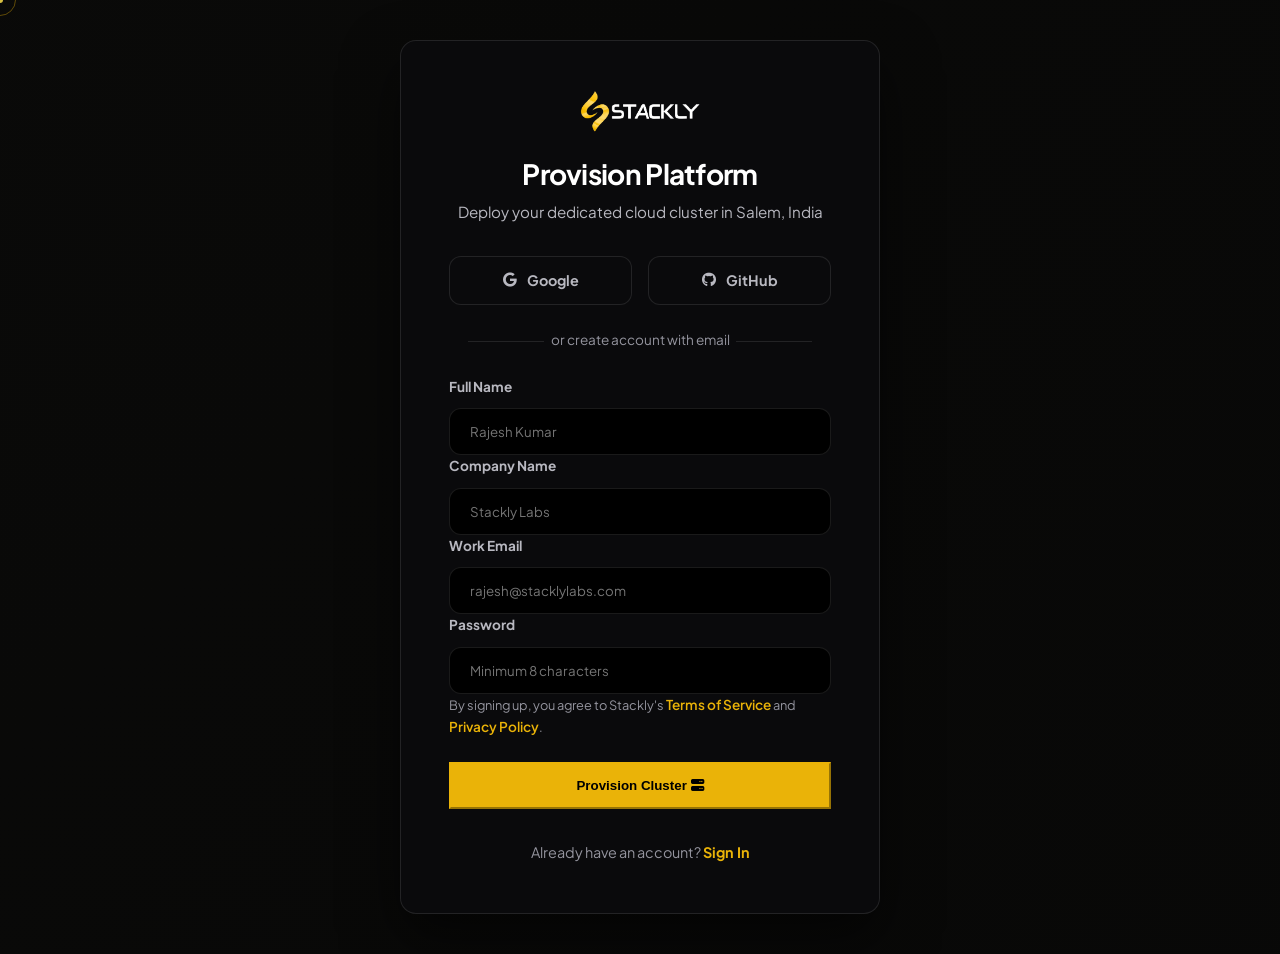
<file: getstarted.html>
<!DOCTYPE html>
<html lang="en">
<head>
  <meta charset="UTF-8">
  <meta name="viewport" content="width=device-width, initial-scale=1.0">
  <title>Get Started | Stackly SaaS Cloud Platform</title>
  <!-- Favicon -->
  <link rel="icon" type="image/webp" href="assets/top-logo.webp">
  <!-- Fonts & Icons -->
  <link rel="stylesheet" href="https://cdnjs.cloudflare.com/ajax/libs/font-awesome/6.4.0/css/all.min.css">
  <!-- Stylesheet -->
  <link rel="stylesheet" href="css/style.css">
</head>
<body>
  <!-- Custom Cursor Markup -->
  <div class="custom-cursor-dot"></div>
  <div class="custom-cursor-ring"></div>

  <!-- Get Started Section -->
  <section class="auth-section" style="--page-hero-bg: url('https://images.unsplash.com/photo-1544197150-b99a580bb7a8?auto=format&fit=crop&w=1920&q=80');">
    <div class="auth-card reveal zoom-in">
      <div class="auth-header">
        <a href="index.html" class="logo-container">
          <img src="assets/logo.webp" alt="Stackly Logo" class="logo-img">
        </a>
        <h2 class="auth-title">Provision Platform</h2>
        <p class="auth-subtitle">Deploy your dedicated cloud cluster in Salem, India</p>
      </div>

      <!-- Social Sign Ups -->
      <div class="auth-social-btns">
        <a href="404.html" class="auth-social-btn">
          <i class="fab fa-google"></i> Google
        </a>
        <a href="404.html" class="auth-social-btn">
          <i class="fab fa-github"></i> GitHub
        </a>
      </div>

      <div class="auth-divider">or create account with email</div>

      <!-- Get Started Form -->
      <form class="getstarted-form">
        <div class="form-group-row">
          <div class="form-group">
            <label class="form-label" for="fullname">Full Name</label>
            <input type="text" id="fullname" class="form-input" placeholder="Rajesh Kumar" required>
          </div>
          <div class="form-group">
            <label class="form-label" for="company">Company Name</label>
            <input type="text" id="company" class="form-input" placeholder="Stackly Labs" required>
          </div>
        </div>

        <div class="form-group">
          <label class="form-label" for="email">Work Email</label>
          <input type="email" id="email" class="form-input" placeholder="rajesh@stacklylabs.com" required>
        </div>

        <div class="form-group">
          <label class="form-label" for="password">Password</label>
          <input type="password" id="password" class="form-input" placeholder="Minimum 8 characters" required minlength="8">
        </div>

        <div style="font-size: 0.8rem; color: var(--text-light); text-align: left; margin-bottom: 24px;">
          By signing up, you agree to Stackly's <a href="404.html" class="auth-link">Terms of Service</a> and <a href="404.html" class="auth-link">Privacy Policy</a>.
        </div>

        <button type="submit" class="btn btn-primary" style="width: 100%; padding: 14px;">
          Provision Cluster <i class="fas fa-server"></i>
        </button>
      </form>

      <div class="auth-footer">
        Already have an account? <a href="signin.html">Sign In</a>
      </div>
    </div>
  </section>

  <!-- Script -->
  <script src="js/main.js"></script>
</body>
</html>
</file>
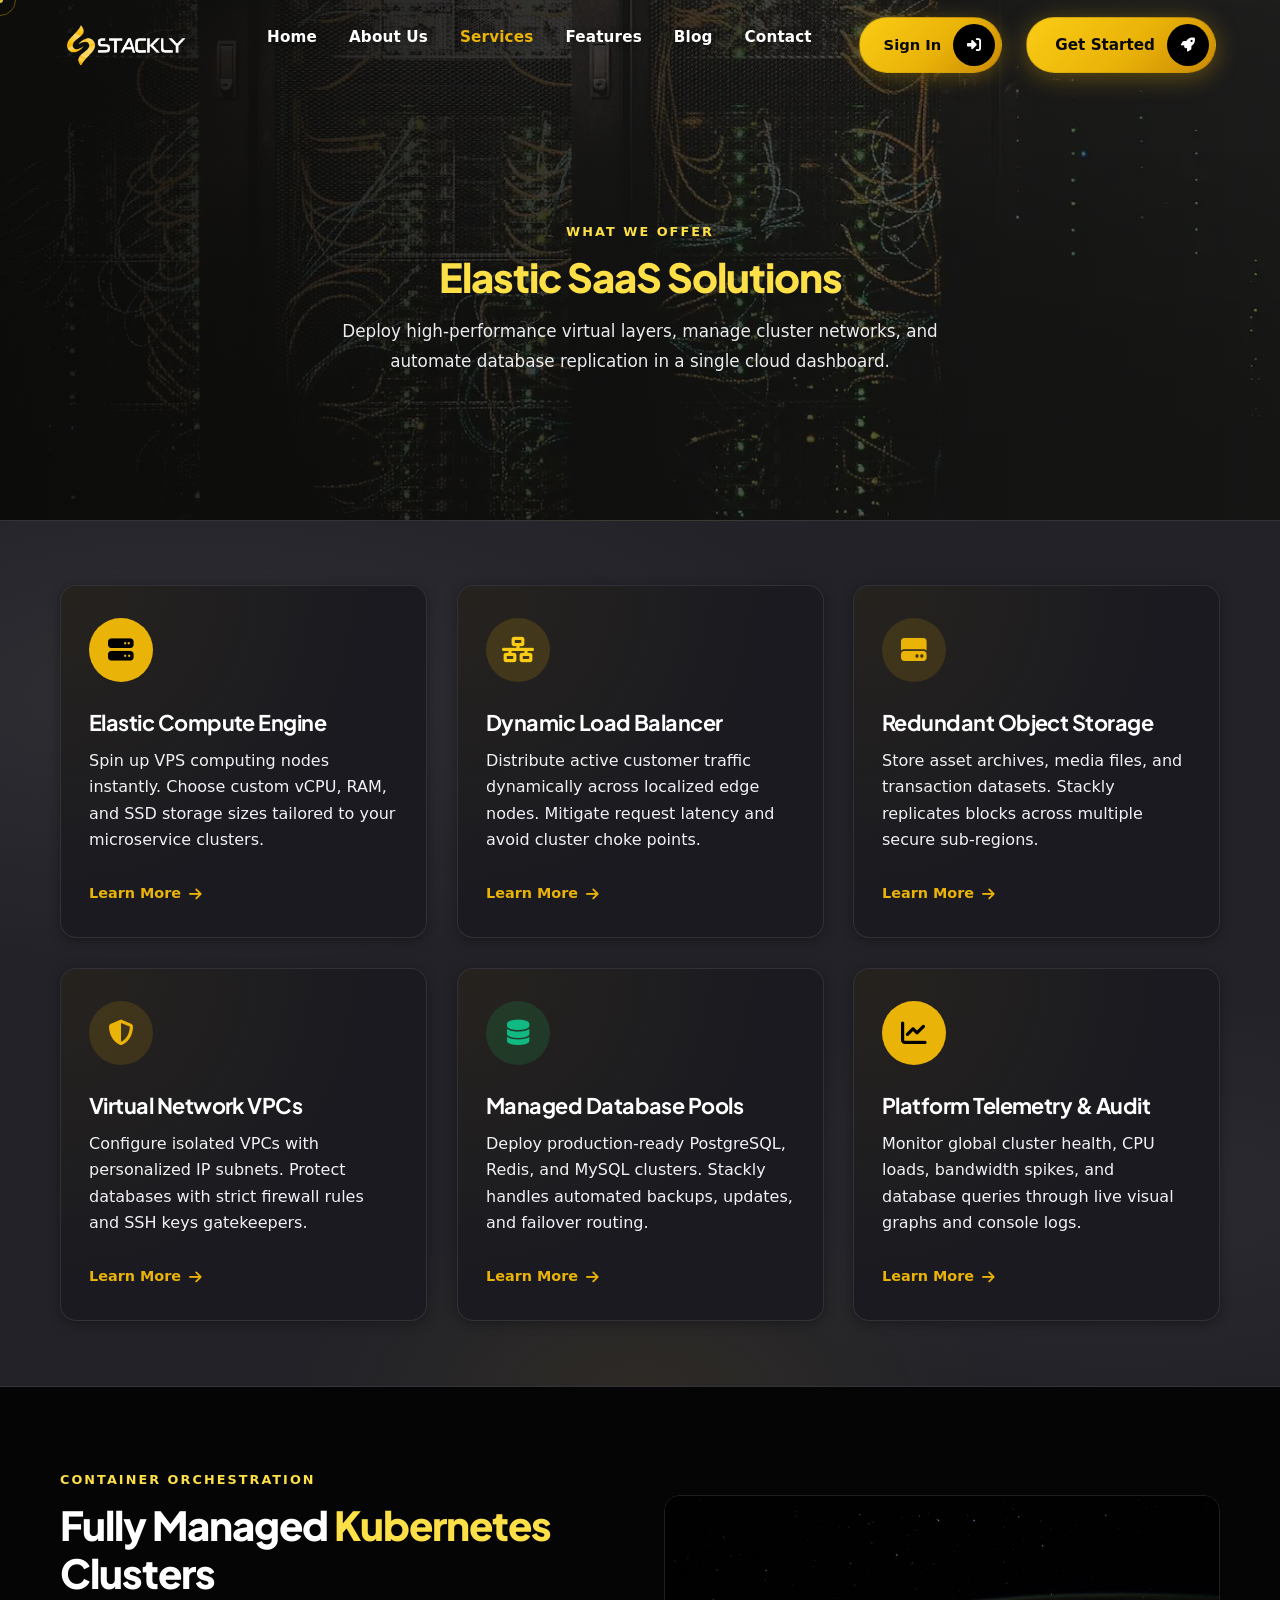
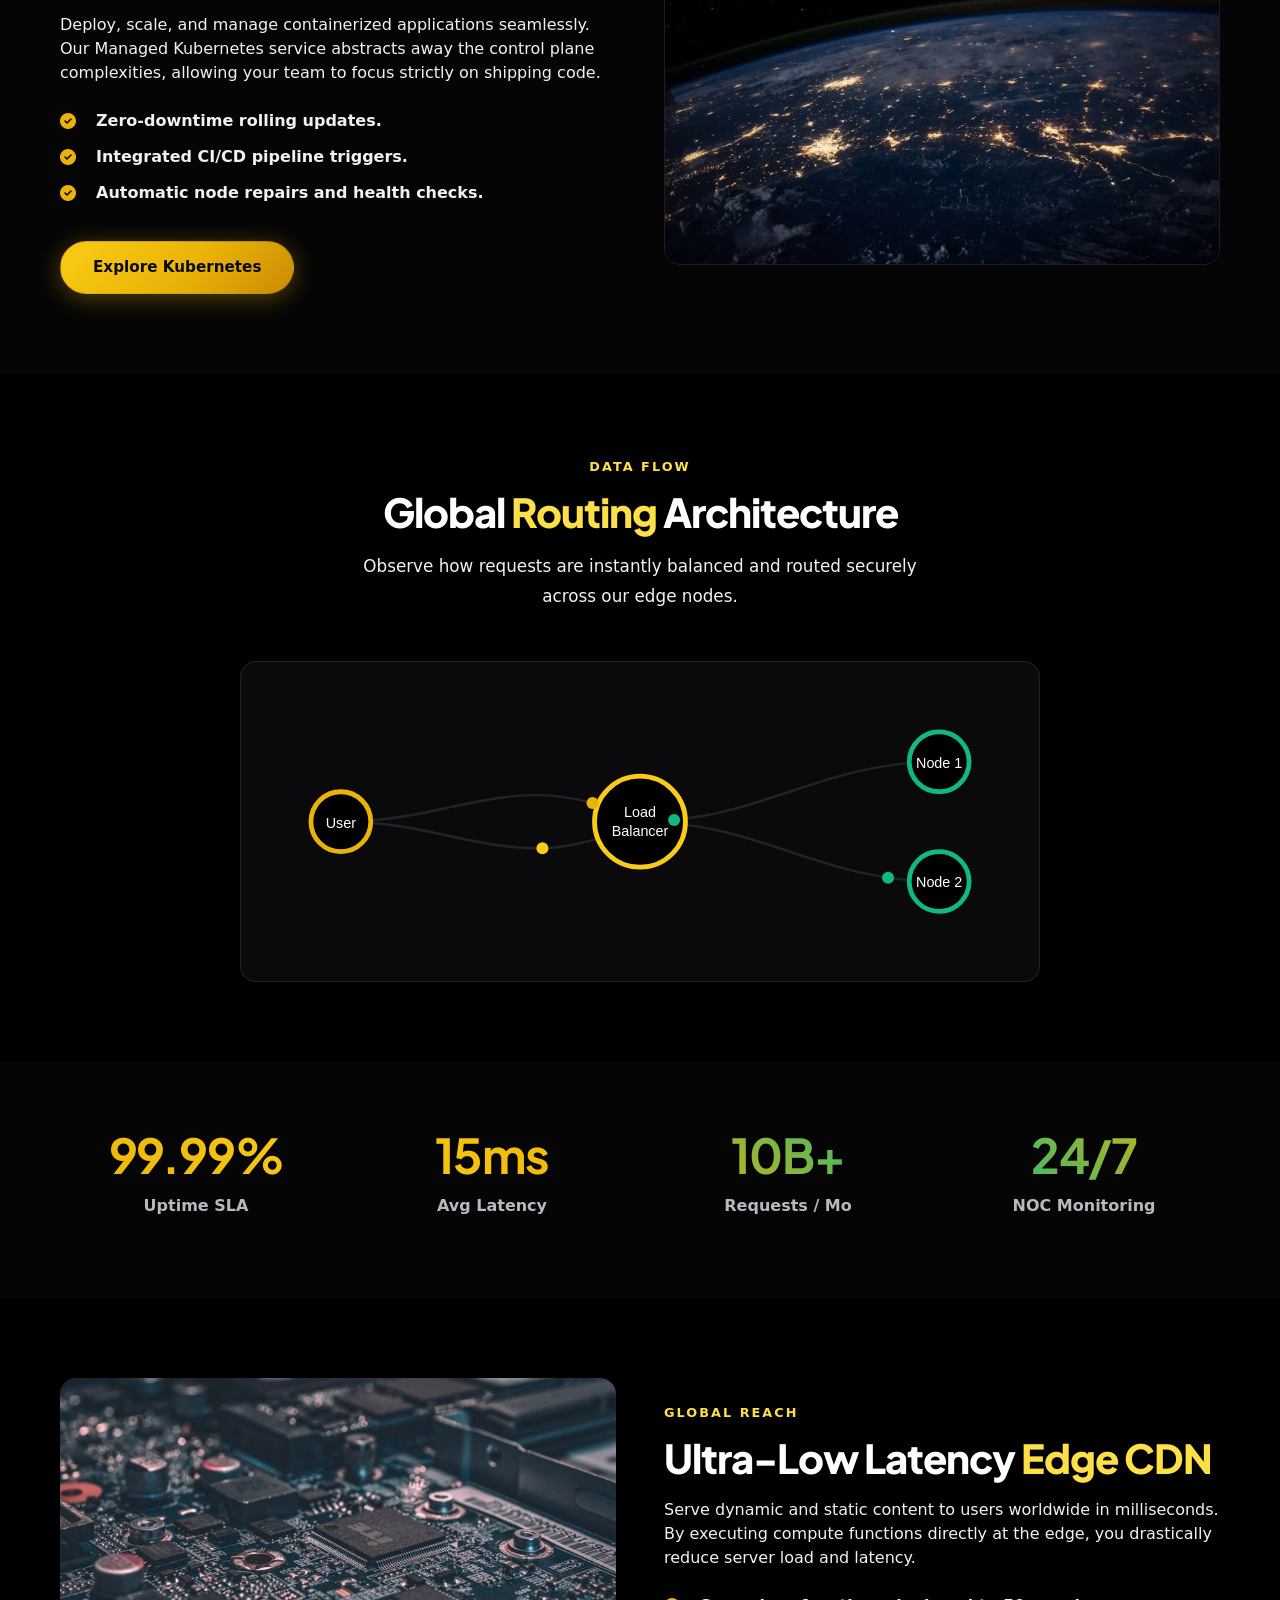
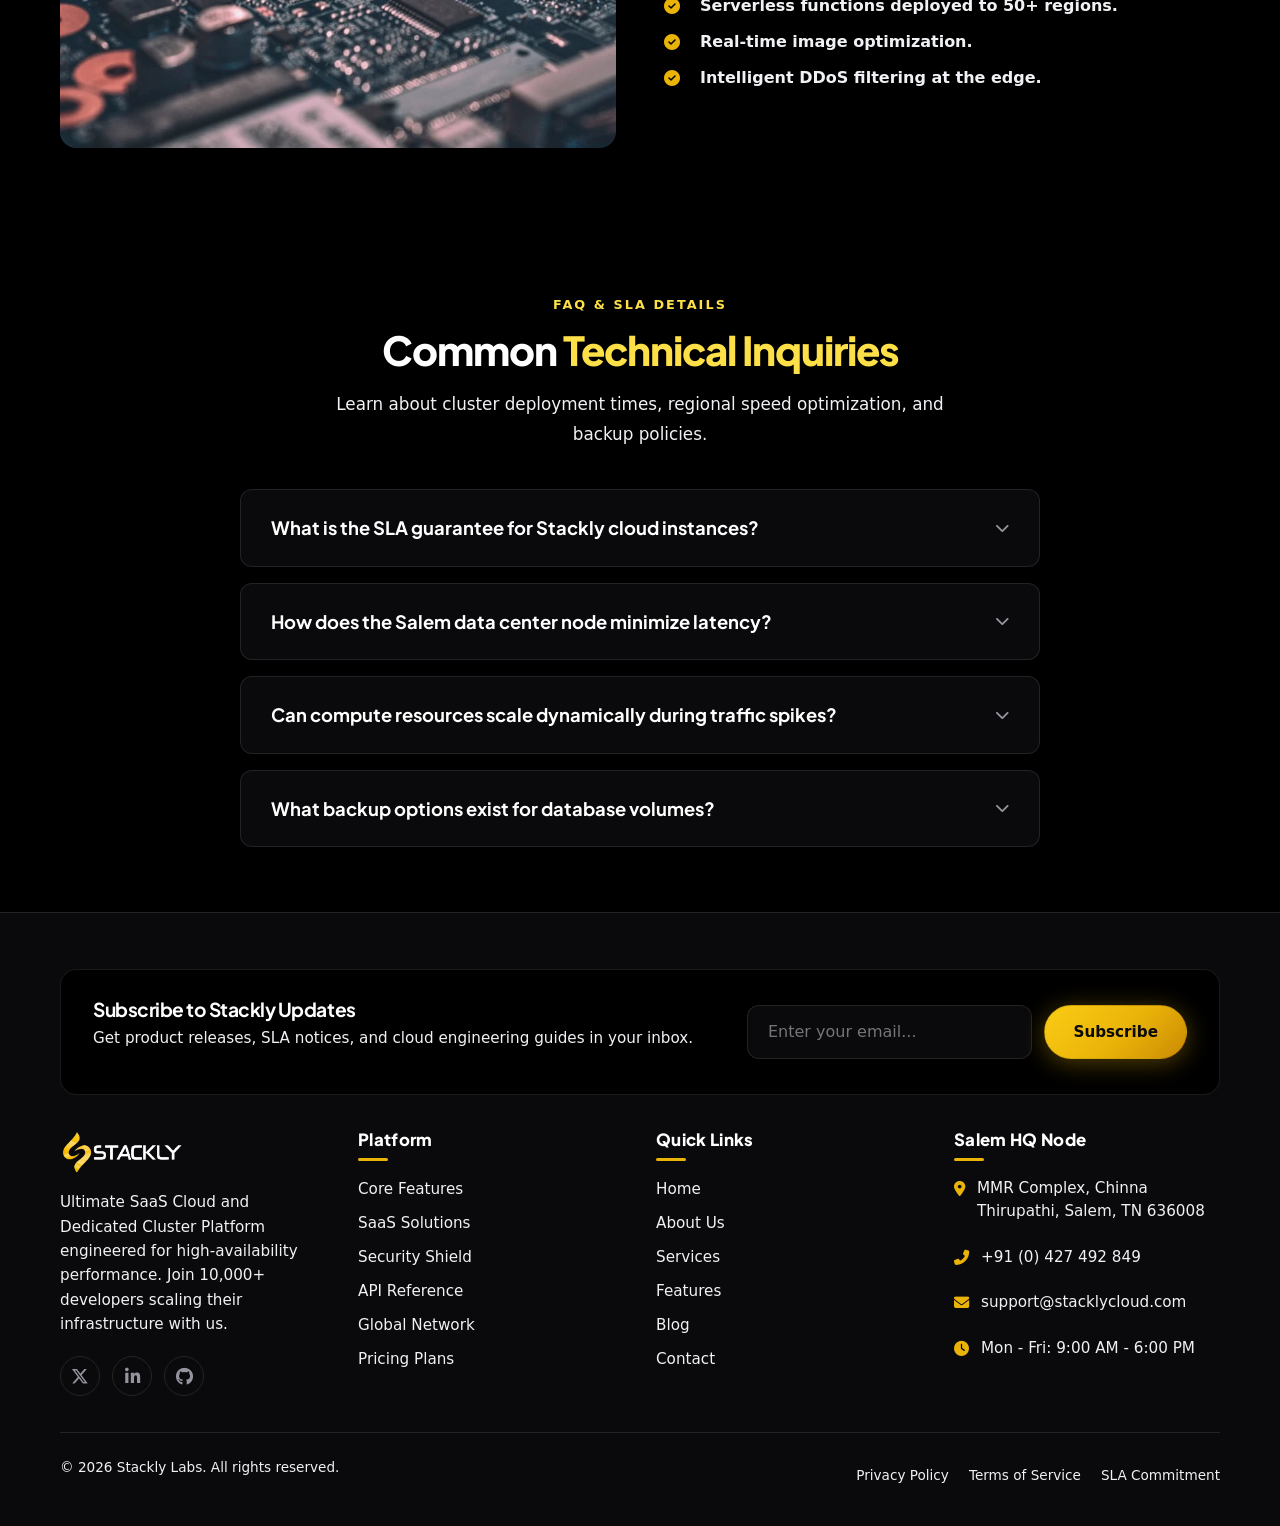
<file: service.html>
<!DOCTYPE html>
<html lang="en">
  <head>
    <meta charset="utf-8" />
    <meta http-equiv="x-ua-compatible" content="ie=edge" />
    <meta name="viewport" content="width=device-width, initial-scale=1" />
    <meta name="description" content="SaaS Cloud Services of Stackly" />

    <title>Services | Stackly SaaS Cloud Platform</title>

    <link rel="icon" type="image/webp" href="assets/top-logo.webp" />

    <link rel="stylesheet" href="https://cdn.jsdelivr.net/npm/bootstrap@5.3.2/dist/css/bootstrap.min.css" />
    <link rel="stylesheet" href="https://cdnjs.cloudflare.com/ajax/libs/font-awesome/6.5.1/css/all.min.css" />
    <link rel="stylesheet" href="style.css" />
  </head>

  <body>
    
    <div class="custom-cursor-dot"></div>
    <div class="custom-cursor-ring"></div>

    <div class="preloader" id="preloader" aria-hidden="true">
      <div class="preloader-inner">
        <div class="preloader-rings">
          <span class="preloader-ring preloader-ring-1"></span>
          <span class="preloader-ring preloader-ring-2"></span>
          <span class="preloader-ring preloader-ring-3"></span>
          <div class="preloader-logo-wrap">
            <img src="assets/logo.webp" alt="Stackly" class="preloader-logo" />
          </div>
        </div>
        <div class="preloader-progress" role="progressbar" aria-valuemin="0" aria-valuemax="100" aria-valuenow="0">
          <span class="preloader-progress-bar"></span>
        </div>
        <div class="preloader-dots" aria-hidden="true">
          <span></span><span></span><span></span>
        </div>
      </div>
    </div>

    <div class="back-to-top-wrapper">
      <button id="back_to_top" type="button" class="back-to-top-btn" aria-label="Back to top">
        <svg class="back-to-top-progress" viewBox="0 0 56 56" aria-hidden="true">
          <circle class="back-to-top-track" cx="28" cy="28" r="24"></circle>
          <circle class="back-to-top-bar" cx="28" cy="28" r="24"></circle>
        </svg>
        <span class="back_to_top_icon"><i class="fas fa-arrow-up"></i></span>
      </button>
    </div>

    <div class="search_popup">
      <div class="search_close">
        <button type="button" class="search_close_btn">
          <i class="fas fa-times"></i>
        </button>
      </div>
      <div class="container">
        <div class="row">
          <div class="col-12">
            <div class="search-box">
              <input class="search-input-field" type="search" placeholder="Search projects, nodes, or database logs..." required />
              <button type="submit">
                <i class="fas fa-search"></i>
              </button>
            </div>
          </div>
        </div>
      </div>
    </div>

    <div class="tj-offcanvas-area">
      <div class="offcanvas-header">
        <a href="index.html" class="logo-container">
          <img src="assets/logo.webp" alt="Stackly Logo" class="logo-img" />
        </a>
        <button type="button" class="hamburger_close_btn" aria-label="Close menu">
          <i class="fas fa-times"></i>
        </button>
      </div>
      <nav class="offcanvas-nav">
        <ul>
          <li><a href="index.html">Home</a></li>
          <li><a href="about.html">About Us</a></li>
          <li><a href="service.html">Services</a></li>
          <li><a href="features.html">Features</a></li>
          <li><a href="blog.html">Blog</a></li>
          <li><a href="contact.html">Contact</a></li>
        </ul>
      </nav>
      <div class="offcanvas-actions">
        <a class="offcanvas-signin-btn" href="signin.html"><span class="btn-text">Sign In</span><span class="btn-icon"><i class="fas fa-right-to-bracket"></i></span></a>
        <a class="tj-primary-btn offcanvas-cta-btn" href="signup.html">
          <span class="btn-text">Get Started</span>
          <span class="btn-icon"><i class="fas fa-rocket"></i></span>
        </a>
      </div>
    </div>
    <div class="hamburger_bg"></div>

    <header class="header-area header-dark">
      <div class="header-wrapper">
        <div class="site_logo">
          <a class="logo-container" href="index.html">
            <img src="assets/logo.webp" alt="Logo" class="logo-img" />
          </a>
        </div>

        <div class="menu-area d-none d-lg-inline-flex align-items-center">
          <nav id="mobile-menu" class="mainmenu">
            <ul>
              <li><a href="index.html">Home</a></li>
              <li><a href="about.html">About Us</a></li>
              <li><a href="service.html" class="active">Services</a></li>
              <li><a href="features.html">Features</a></li>
              <li><a href="blog.html">Blog</a></li>
              <li><a href="contact.html">Contact</a></li>

            </ul>
          </nav>
        </div>

        <div class="header-right-item d-none d-lg-inline-flex">
          <a class="header-signin-link" href="signin.html"><span class="btn-text">Sign In</span><span class="btn-icon"><i class="fas fa-right-to-bracket"></i></span></a>
          <div class="header-button">
            <a class="tj-primary-btn" href="signup.html">
              <span class="btn-text">Get Started</span>
              <span class="btn-icon"><i class="fas fa-rocket"></i></span>
            </a>
          </div>
        </div>

                <button type="button" class="menu_btn mobile_menu_bar d-lg-none" aria-label="Open menu">
          <span class="menu-icon-open"><span class="cubes"><span></span><span></span><span></span><span></span></span></span>
          <span class="menu-icon-close"><i class="fas fa-times"></i></span>
        </button>
      </div>
    </header>

    <header class="header-area header-duplicate header-sticky">
      <div class="header-wrapper">
        <div class="site_logo">
          <a class="logo-container" href="index.html">
            <img src="assets/logo.webp" alt="Logo" class="logo-img" />
          </a>
        </div>

        <div class="menu-area d-none d-lg-inline-flex align-items-center">
          <nav class="mainmenu">
            <ul>
              <li><a href="index.html">Home</a></li>
              <li><a href="about.html">About Us</a></li>
              <li><a href="service.html" class="active">Services</a></li>
              <li><a href="features.html">Features</a></li>
              <li><a href="blog.html">Blog</a></li>
              <li><a href="contact.html">Contact</a></li>

            </ul>
          </nav>
        </div>

        <div class="header-right-item d-none d-lg-inline-flex">
          <a class="header-signin-link" href="signin.html"><span class="btn-text">Sign In</span><span class="btn-icon"><i class="fas fa-right-to-bracket"></i></span></a>
          <div class="header-button">
            <a class="tj-primary-btn" href="signup.html">
              <span class="btn-text">Get Started</span>
              <span class="btn-icon"><i class="fas fa-rocket"></i></span>
            </a>
          </div>
        </div>

                <button type="button" class="menu_btn mobile_menu_bar d-lg-none" aria-label="Open menu">
          <span class="menu-icon-open"><span class="cubes"><span></span><span></span><span></span><span></span></span></span>
          <span class="menu-icon-close"><i class="fas fa-times"></i></span>
        </button>
      </div>
    </header>

    <main>
      
      <section class="page-hero page-hero-bg" style="--page-hero-bg: url('assets/img-ext-51.webp');">
        <div class="container">
          <div class="section-header reveal zoom-in">
            <span class="section-subtitle">What We Offer</span>
            <h1 class="section-title split-text">Elastic <span>SaaS Solutions</span></h1>
            <p class="section-desc">Deploy high-performance virtual layers, manage cluster networks, and automate database replication in a single cloud dashboard.</p>
          </div>
        </div>
      </section>

      <section class="section-light">
        <div class="container">
          <div class="feature-cards-grid six-col">
            
            <div class="tilt-card-wrapper reveal reveal-left">
              <div class="tilt-card">
                <div class="card-icon-box">
                  <i class="fas fa-server"></i>
                </div>
                <h3 class="card-title">Elastic Compute Engine</h3>
                <p class="card-desc">Spin up VPS computing nodes instantly. Choose custom vCPU, RAM, and SSD storage sizes tailored to your microservice clusters.</p>
                <a href="404.html" class="card-link">Learn More <i class="fas fa-arrow-right"></i></a>
              </div>
            </div>

            <div class="tilt-card-wrapper reveal reveal-up">
              <div class="tilt-card">
                <div class="card-icon-box" style="color: var(--secondary); background-color: var(--secondary-glow);">
                  <i class="fas fa-network-wired"></i>
                </div>
                <h3 class="card-title">Dynamic Load Balancer</h3>
                <p class="card-desc">Distribute active customer traffic dynamically across localized edge nodes. Mitigate request latency and avoid cluster choke points.</p>
                <a href="404.html" class="card-link">Learn More <i class="fas fa-arrow-right"></i></a>
              </div>
            </div>

            <div class="tilt-card-wrapper reveal reveal-right">
              <div class="tilt-card">
                <div class="card-icon-box" style="color: var(--accent); background-color: var(--accent-light);">
                  <i class="fas fa-hdd"></i>
                </div>
                <h3 class="card-title">Redundant Object Storage</h3>
                <p class="card-desc">Store asset archives, media files, and transaction datasets. Stackly replicates blocks across multiple secure sub-regions.</p>
                <a href="404.html" class="card-link">Learn More <i class="fas fa-arrow-right"></i></a>
              </div>
            </div>

            <div class="tilt-card-wrapper reveal reveal-left">
              <div class="tilt-card">
                <div class="card-icon-box" style="color: var(--accent); background-color: var(--accent-light);">
                  <i class="fas fa-shield-alt"></i>
                </div>
                <h3 class="card-title">Virtual Network VPCs</h3>
                <p class="card-desc">Configure isolated VPCs with personalized IP subnets. Protect databases with strict firewall rules and SSH keys gatekeepers.</p>
                <a href="404.html" class="card-link">Learn More <i class="fas fa-arrow-right"></i></a>
              </div>
            </div>

            <div class="tilt-card-wrapper reveal reveal-up">
              <div class="tilt-card">
                <div class="card-icon-box" style="color: #10b981; background-color: var(--success-glow);">
                  <i class="fas fa-database"></i>
                </div>
                <h3 class="card-title">Managed Database Pools</h3>
                <p class="card-desc">Deploy production-ready PostgreSQL, Redis, and MySQL clusters. Stackly handles automated backups, updates, and failover routing.</p>
                <a href="404.html" class="card-link">Learn More <i class="fas fa-arrow-right"></i></a>
              </div>
            </div>

            <div class="tilt-card-wrapper reveal reveal-right">
              <div class="tilt-card">
                <div class="card-icon-box">
                  <i class="fas fa-chart-line"></i>
                </div>
                <h3 class="card-title">Platform Telemetry & Audit</h3>
                <p class="card-desc">Monitor global cluster health, CPU loads, bandwidth spikes, and database queries through live visual graphs and console logs.</p>
                <a href="404.html" class="card-link">Learn More <i class="fas fa-arrow-right"></i></a>
              </div>
            </div>
          </div>
        </div>
      </section>

      <section class="section-padding" style="padding: 80px 0; background-color: rgba(255, 255, 255, 0.02);">
        <div class="container">
          <div class="row align-items-center g-5">
            <div class="col-lg-6 reveal reveal-left">
              <span class="section-subtitle">Container Orchestration</span>
              <h2 class="section-title">Fully Managed <span>Kubernetes</span> Clusters</h2>
              <p class="section-desc">Deploy, scale, and manage containerized applications seamlessly. Our Managed Kubernetes service abstracts away the control plane complexities, allowing your team to focus strictly on shipping code.</p>
              <ul class="check-list" style="margin-top: 24px; display: flex; flex-direction: column; gap: 12px; list-style: none; padding: 0;">
                <li><i class="fas fa-check-circle" style="color: var(--primary); margin-right: 8px;"></i> Zero-downtime rolling updates.</li>
                <li><i class="fas fa-check-circle" style="color: var(--primary); margin-right: 8px;"></i> Integrated CI/CD pipeline triggers.</li>
                <li><i class="fas fa-check-circle" style="color: var(--primary); margin-right: 8px;"></i> Automatic node repairs and health checks.</li>
              </ul>
              <div style="margin-top: 32px;">
                <a href="404.html" class="tj-primary-btn btn-simple" style="justify-content: center;"><span class="btn-text">Explore Kubernetes</span></a>
              </div>
            </div>
            <div class="col-lg-6 reveal reveal-right">
              <img src="assets/img-ext-52.webp" alt="Kubernetes Cluster Network" style="border-radius: var(--radius-lg); width: 100%; border: 1px solid var(--border);" />
            </div>
          </div>
        </div>
      </section>

      <section class="section-padding" style="padding: 80px 0;">
        <div class="container text-center">
          <div class="section-header reveal zoom-in" style="max-width: 600px; margin: 0 auto 50px;">
            <span class="section-subtitle">Data Flow</span>
            <h2 class="section-title">Global <span>Routing</span> Architecture</h2>
            <p class="section-desc">Observe how requests are instantly balanced and routed securely across our edge nodes.</p>
          </div>
          <div class="reveal reveal-up" style="position: relative; max-width: 800px; margin: 0 auto; padding: 40px; background: var(--bg-card); border: 1px solid var(--border); border-radius: var(--radius-lg); box-shadow: var(--shadow-md);">
            
            <svg viewBox="0 0 600 200" style="width: 100%; height: auto;">
              <path id="data-path-1" d="M 50 100 C 150 100, 200 50, 300 100" stroke="var(--border)" stroke-width="2" fill="none" />
              <path id="data-path-2" d="M 50 100 C 150 100, 200 150, 300 100" stroke="var(--border)" stroke-width="2" fill="none" />
              <path id="data-path-3" d="M 300 100 C 400 100, 450 50, 550 50" stroke="var(--border)" stroke-width="2" fill="none" />
              <path id="data-path-4" d="M 300 100 C 400 100, 450 150, 550 150" stroke="var(--border)" stroke-width="2" fill="none" />

              <circle cx="50" cy="100" r="25" fill="var(--bg-main)" stroke="var(--primary)" stroke-width="4" />
              <text x="50" y="105" text-anchor="middle" fill="#fff" font-family="sans-serif" font-size="12">User</text>
              
              <circle cx="300" cy="100" r="38" fill="var(--bg-main)" stroke="var(--secondary)" stroke-width="4" class="animate-pulse-glow" />
              <text x="300" y="96" text-anchor="middle" fill="#fff" font-family="sans-serif" font-size="12">Load</text>
              <text x="300" y="112" text-anchor="middle" fill="#fff" font-family="sans-serif" font-size="12">Balancer</text>
              
              <circle cx="550" cy="50" r="25" fill="var(--bg-main)" stroke="#10b981" stroke-width="4" />
              <text x="550" y="55" text-anchor="middle" fill="#fff" font-family="sans-serif" font-size="12">Node 1</text>
              
              <circle cx="550" cy="150" r="25" fill="var(--bg-main)" stroke="#10b981" stroke-width="4" />
              <text x="550" y="155" text-anchor="middle" fill="#fff" font-family="sans-serif" font-size="12">Node 2</text>

              <circle r="5" fill="var(--primary)">
                <animateMotion dur="2s" repeatCount="indefinite" path="M 50 100 C 150 100, 200 50, 300 100" />
              </circle>
              <circle r="5" fill="var(--secondary)">
                <animateMotion dur="2.5s" repeatCount="indefinite" path="M 50 100 C 150 100, 200 150, 300 100" />
              </circle>
              <circle r="5" fill="#10b981">
                <animateMotion dur="1.5s" repeatCount="indefinite" path="M 300 100 C 400 100, 450 50, 550 50" />
              </circle>
              <circle r="5" fill="#10b981">
                <animateMotion dur="2s" repeatCount="indefinite" path="M 300 100 C 400 100, 450 150, 550 150" />
              </circle>
            </svg>
          </div>
        </div>
      </section>

      <section class="section-padding" style="background-color: rgba(255, 255, 255, 0.02);">
        <div class="container">
          <div class="row g-2 g-md-4 text-center">
            <div class="col-6 col-md-3 reveal reveal-up">
              <h3 style="font-size: clamp(2rem, 8vw, 3rem); font-family: var(--font-display); background: linear-gradient(45deg, var(--primary), var(--secondary)); -webkit-background-clip: text; -webkit-text-fill-color: transparent;">99.99%</h3>
              <p style="color: var(--text-muted); margin-top: 10px; font-weight: 600; font-size: clamp(0.8rem, 3vw, 1rem);">Uptime SLA</p>
            </div>
            <div class="col-6 col-md-3 reveal reveal-up delay-100">
              <h3 style="font-size: clamp(2rem, 8vw, 3rem); font-family: var(--font-display); background: linear-gradient(45deg, var(--secondary), var(--accent)); -webkit-background-clip: text; -webkit-text-fill-color: transparent;">15ms</h3>
              <p style="color: var(--text-muted); margin-top: 10px; font-weight: 600; font-size: clamp(0.8rem, 3vw, 1rem);">Avg Latency</p>
            </div>
            <div class="col-6 col-md-3 reveal reveal-up delay-200">
              <h3 style="font-size: clamp(2rem, 8vw, 3rem); font-family: var(--font-display); background: linear-gradient(45deg, var(--accent), #10b981); -webkit-background-clip: text; -webkit-text-fill-color: transparent;">10B+</h3>
              <p style="color: var(--text-muted); margin-top: 10px; font-weight: 600; font-size: clamp(0.8rem, 3vw, 1rem);">Requests / Mo</p>
            </div>
            <div class="col-6 col-md-3 reveal reveal-up delay-300">
              <h3 style="font-size: clamp(2rem, 8vw, 3rem); font-family: var(--font-display); background: linear-gradient(45deg, #10b981, var(--primary)); -webkit-background-clip: text; -webkit-text-fill-color: transparent;">24/7</h3>
              <p style="color: var(--text-muted); margin-top: 10px; font-weight: 600; font-size: clamp(0.8rem, 3vw, 1rem);">NOC Monitoring</p>
            </div>
          </div>
        </div>
      </section>

      <section class="section-padding" style="padding: 80px 0;">
        <div class="container">
          <div class="row align-items-center g-5 flex-lg-row-reverse">
            <div class="col-lg-6 reveal reveal-right">
              <span class="section-subtitle">Global Reach</span>
              <h2 class="section-title">Ultra-Low Latency <span>Edge CDN</span></h2>
              <p class="section-desc">Serve dynamic and static content to users worldwide in milliseconds. By executing compute functions directly at the edge, you drastically reduce server load and latency.</p>
              <ul class="check-list" style="margin-top: 24px; display: flex; flex-direction: column; gap: 12px; list-style: none; padding: 0;">
                <li><i class="fas fa-check-circle" style="color: var(--primary); margin-right: 8px;"></i> Serverless functions deployed to 50+ regions.</li>
                <li><i class="fas fa-check-circle" style="color: var(--primary); margin-right: 8px;"></i> Real-time image optimization.</li>
                <li><i class="fas fa-check-circle" style="color: var(--primary); margin-right: 8px;"></i> Intelligent DDoS filtering at the edge.</li>
              </ul>
            </div>
            <div class="col-lg-6 reveal reveal-left">
              <img src="assets/img-ext-53.webp" alt="Edge Compute Global Network" style="border-radius: var(--radius-lg); width: 100%; box-shadow: 0 20px 40px rgba(0,0,0,0.3);" />
            </div>
          </div>
        </div>
      </section>

      <section>
        <div class="container">
          <div class="section-header reveal zoom-in">
            <span class="section-subtitle">FAQ & SLA Details</span>
            <h2 class="section-title">Common <span>Technical Inquiries</span></h2>
            <p class="section-desc">Learn about cluster deployment times, regional speed optimization, and backup policies.</p>
          </div>

          <div class="accordion-wrapper reveal reveal-up" style="max-width: 800px; margin: 0 auto; display: flex; flex-direction: column; gap: 16px;">
            
            <div class="accordion-item" style="border: 1.5px solid var(--border); border-radius: var(--radius-md); overflow: hidden; background-color: var(--bg-card);">
              <button class="accordion-header" style="width: 100%; border: none; background: none; padding: 24px 30px; text-align: left; font-family: var(--font-display); font-weight: 700; font-size: 1.15rem; color: var(--text-main); display: flex; justify-content: space-between; align-items: center; outline: none;">
                What is the SLA guarantee for Stackly cloud instances?
                <i class="fas fa-chevron-down" style="font-size: 0.9rem; color: var(--text-light); transition: transform var(--transition-fast);"></i>
              </button>
              <div class="accordion-content" style="max-height: 0; overflow: hidden; transition: max-height 0.4s ease-out; padding: 0 30px;">
                <p style="padding-bottom: 24px; color: var(--text-muted); font-size: 0.95rem; line-height: 1.6;">
                  Stackly guarantees a 99.99% network node availability SLA for all enterprise computing clusters. If a cluster node fails, traffic is hot-routed to active backup units instantly without downtime.
                </p>
              </div>
            </div>

            <div class="accordion-item" style="border: 1.5px solid var(--border); border-radius: var(--radius-md); overflow: hidden; background-color: var(--bg-card);">
              <button class="accordion-header" style="width: 100%; border: none; background: none; padding: 24px 30px; text-align: left; font-family: var(--font-display); font-weight: 700; font-size: 1.15rem; color: var(--text-main); display: flex; justify-content: space-between; align-items: center; outline: none;">
                How does the Salem data center node minimize latency?
                <i class="fas fa-chevron-down" style="font-size: 0.9rem; color: var(--text-light); transition: transform var(--transition-fast);"></i>
              </button>
              <div class="accordion-content" style="max-height: 0; overflow: hidden; transition: max-height 0.4s ease-out; padding: 0 30px;">
                <p style="padding-bottom: 24px; color: var(--text-muted); font-size: 0.95rem; line-height: 1.6;">
                  Our core Southern India datacenter (based near Chinna Thirupathi in Salem, TN) is connected directly to tier-1 network backbones. This provides sub-20ms ping latency to client devices across Chennai, bandwidth pools, and major South-East Asian tech hubs.
                </p>
              </div>
            </div>

            <div class="accordion-item" style="border: 1.5px solid var(--border); border-radius: var(--radius-md); overflow: hidden; background-color: var(--bg-card);">
              <button class="accordion-header" style="width: 100%; border: none; background: none; padding: 24px 30px; text-align: left; font-family: var(--font-display); font-weight: 700; font-size: 1.15rem; color: var(--text-main); display: flex; justify-content: space-between; align-items: center; outline: none;">
                Can compute resources scale dynamically during traffic spikes?
                <i class="fas fa-chevron-down" style="font-size: 0.9rem; color: var(--text-light); transition: transform var(--transition-fast);"></i>
              </button>
              <div class="accordion-content" style="max-height: 0; overflow: hidden; transition: max-height 0.4s ease-out; padding: 0 30px;">
                <p style="padding-bottom: 24px; color: var(--text-muted); font-size: 0.95rem; line-height: 1.6;">
                  Yes. Enabling our auto-scaler allows your VPS nodes to increase CPU allocation cores and memory limits dynamically. The load-balancer distributes the load across hot standby nodes automatically.
                </p>
              </div>
            </div>

            <div class="accordion-item" style="border: 1.5px solid var(--border); border-radius: var(--radius-md); overflow: hidden; background-color: var(--bg-card);">
              <button class="accordion-header" style="width: 100%; border: none; background: none; padding: 24px 30px; text-align: left; font-family: var(--font-display); font-weight: 700; font-size: 1.15rem; color: var(--text-main); display: flex; justify-content: space-between; align-items: center; outline: none;">
                What backup options exist for database volumes?
                <i class="fas fa-chevron-down" style="font-size: 0.9rem; color: var(--text-light); transition: transform var(--transition-fast);"></i>
              </button>
              <div class="accordion-content" style="max-height: 0; overflow: hidden; transition: max-height 0.4s ease-out; padding: 0 30px;">
                <p style="padding-bottom: 24px; color: var(--text-muted); font-size: 0.95rem; line-height: 1.6;">
                  Managed database pools feature daily automatic snapshots saved in encrypted object storage clusters. Administrators can perform point-in-time recoveries back to any minute within the past 14 days.
                </p>
              </div>
            </div>
          </div>
        </div>
      </section>
    </main>

    <footer class="footer">
      <div class="container">
        <div class="footer-newsletter reveal reveal-up">
          <div class="footer-newsletter-text">
            <h3>Subscribe to Stackly Updates</h3>
            <p>Get product releases, SLA notices, and cloud engineering guides in your inbox.</p>
          </div>
          <form class="footer-subscribe-form" action="404.html">
            <input type="email" placeholder="Enter your email..." required />
            <button type="submit" class="tj-primary-btn"><span class="btn-text">Subscribe</span></button>
          </form>
        </div>
        <div class="footer-grid">
          <div class="footer-about">
            <a href="index.html" class="logo-container">
              <img src="assets/logo.webp" alt="Stackly Logo" class="logo-img" />
            </a>
            <p class="footer-about-desc">Ultimate SaaS Cloud and Dedicated Cluster Platform engineered for high-availability performance. Join 10,000+ developers scaling their infrastructure with us.</p>
            <div class="social-links">
              <a href="404.html" class="social-icon"><i class="fab fa-x-twitter"></i></a>
              <a href="404.html" class="social-icon"><i class="fab fa-linkedin-in"></i></a>
              <a href="404.html" class="social-icon"><i class="fab fa-github"></i></a>
            </div>
          </div>

          <div>
            <h4 class="footer-title">Platform</h4>
            <ul class="footer-links">
              <li><a href="404.html">Core Features</a></li>
              <li><a href="404.html">SaaS Solutions</a></li>
              <li><a href="404.html">Security Shield</a></li>
              <li><a href="404.html">API Reference</a></li>
              <li><a href="404.html">Global Network</a></li>
              <li><a href="404.html">Pricing Plans</a></li>
            </ul>
          </div>

          <div>
            <h4 class="footer-title">Quick Links</h4>
            <ul class="footer-links">
              <li><a href="index.html">Home</a></li>
              <li><a href="about.html">About Us</a></li>
              <li><a href="service.html">Services</a></li>
              <li><a href="features.html">Features</a></li>
              <li><a href="blog.html">Blog</a></li>
              <li><a href="contact.html">Contact</a></li>
            </ul>
          </div>

          <div>
            <h4 class="footer-title">Salem HQ Node</h4>
            <div class="footer-contact-item">
              <i class="fas fa-map-marker-alt"></i>
              <span>MMR Complex, Chinna Thirupathi, Salem, TN 636008</span>
            </div>
            <div class="footer-contact-item">
              <i class="fas fa-phone-alt"></i>
              <span>+91 (0) 427 492 849</span>
            </div>
            <div class="footer-contact-item">
              <i class="fas fa-envelope"></i>
              <span>support@stacklycloud.com</span>
            </div>
            <div class="footer-contact-item">
              <i class="fas fa-clock"></i>
              <span>Mon - Fri: 9:00 AM - 6:00 PM</span>
            </div>
          </div>
        </div>

        <div class="footer-bottom">
          <p>&copy; 2026 Stackly Labs. All rights reserved.</p>
          <div class="footer-bottom-links">
            <a href="404.html">Privacy Policy</a>
            <a href="404.html">Terms of Service</a>
            <a href="404.html">SLA Commitment</a>
          </div>
        </div>
      </div>
    </footer>

    <script src="https://cdn.jsdelivr.net/npm/bootstrap@5.3.2/dist/js/bootstrap.bundle.min.js"></script>
    <script src="main.js"></script>
  </body>
</html>
</file>
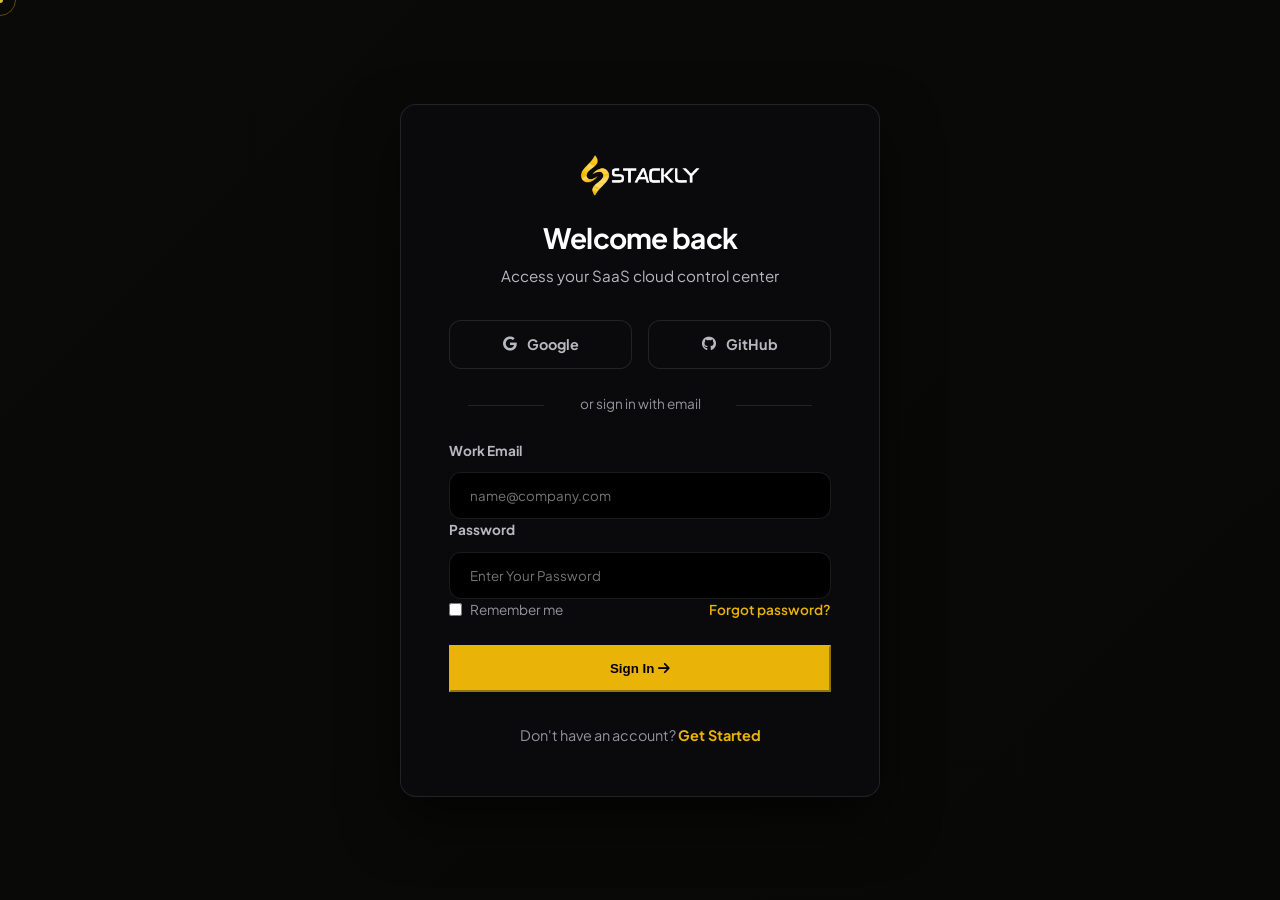
<file: signin.html>
<!DOCTYPE html>
<html lang="en">
<head>
  <meta charset="UTF-8">
  <meta name="viewport" content="width=device-width, initial-scale=1.0">
  <title>Sign In | Stackly SaaS Cloud Platform</title>
  <!-- Favicon -->
  <link rel="icon" type="image/webp" href="assets/top-logo.webp">
  <!-- Fonts & Icons -->
  <link rel="stylesheet" href="https://cdnjs.cloudflare.com/ajax/libs/font-awesome/6.4.0/css/all.min.css">
  <!-- Stylesheet -->
  <link rel="stylesheet" href="css/style.css">
</head>
<body>
  <!-- Custom Cursor Markup -->
  <div class="custom-cursor-dot"></div>
  <div class="custom-cursor-ring"></div>

  <!-- Sign In Section -->
  <section class="auth-section" style="--page-hero-bg: url('https://images.unsplash.com/photo-1551288049-bebda4e38f71?auto=format&fit=crop&w=1920&q=80');">
    <div class="auth-card reveal zoom-in">
      <div class="auth-header">
        <a href="index.html" class="logo-container">
          <img src="assets/logo.webp" alt="Stackly Logo" class="logo-img">
        </a>
        <h2 class="auth-title">Welcome back</h2>
        <p class="auth-subtitle">Access your SaaS cloud control center</p>
      </div>

      <!-- Social Logins -->
      <div class="auth-social-btns">
        <a href="404.html" class="auth-social-btn">
          <i class="fab fa-google"></i> Google
        </a>
        <a href="404.html" class="auth-social-btn">
          <i class="fab fa-github"></i> GitHub
        </a>
      </div>

      <div class="auth-divider">or sign in with email</div>

      <!-- Sign In Form -->
      <form class="signin-form">
        <div class="form-group">
          <label class="form-label" for="email">Work Email</label>
          <input type="email" id="email" class="form-input" placeholder="name@company.com" required>
        </div>
        <div class="form-group">
          <label class="form-label" for="password">Password</label>
          <input type="password" id="password" class="form-input" placeholder="Enter Your Password" required>
        </div>

        <div class="auth-links">
          <label style="display: flex; align-items: center; gap: 8px; font-size: 0.85rem; color: var(--text-light);">
            <input type="checkbox" style="accent-color: var(--primary);"> Remember me
          </label>
          <a href="404.html" class="auth-link">Forgot password?</a>
        </div>

        <button type="submit" class="btn btn-primary" style="width: 100%; padding: 14px;">
          Sign In <i class="fas fa-arrow-right"></i>
        </button>
      </form>

      <div class="auth-footer">
        Don't have an account? <a href="getstarted.html">Get Started</a>
      </div>
    </div>
  </section>

  <!-- Script -->
  <script src="js/main.js"></script>
</body>
</html>
</file>
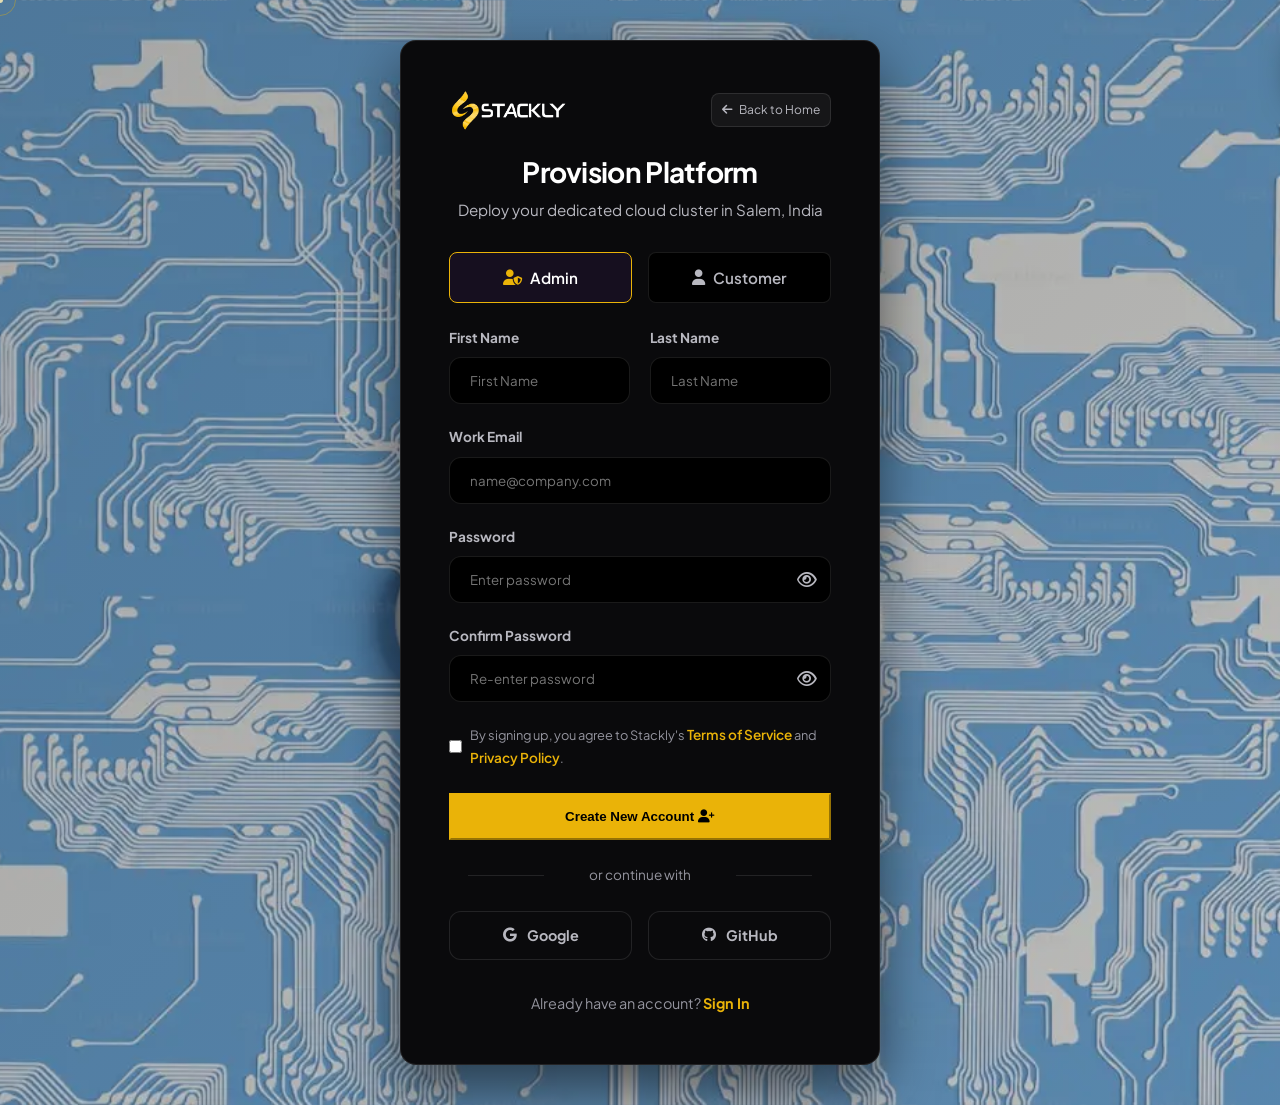
<file: signup.html>
<!DOCTYPE html>
<html lang="en">
<head>
  <meta charset="UTF-8">
  <meta name="viewport" content="width=device-width, initial-scale=1.0">
  <title>Sign Up | Stackly SaaS Cloud Platform</title>
  
  <link rel="icon" type="image/webp" href="assets/top-logo.webp">
  
  <link rel="stylesheet" href="https://cdnjs.cloudflare.com/ajax/libs/font-awesome/6.4.0/css/all.min.css">
  
  <link rel="stylesheet" href="style.css">
</head>
<body>
  
  <div class="custom-cursor-dot"></div>
  <div class="custom-cursor-ring"></div>

  <section class="auth-section" style="--page-hero-bg: url('assets/img-ext-55.webp');">
    <div class="auth-card reveal zoom-in">
      <div class="auth-top-bar" style="display: flex; justify-content: space-between; align-items: center; margin-bottom: 24px; gap: 16px;">
        <a href="index.html" class="logo-container" style="margin-bottom: 0;">
          <img src="assets/logo.webp" alt="Stackly Logo" class="logo-img" style="height: 42px; max-width: 130px; object-fit: contain;">
        </a>
        <a href="index.html" class="btn btn-sm" style="background: rgba(255,255,255,0.05); border: 1px solid var(--border); padding: 6px 10px; border-radius: var(--radius-sm); color: var(--text-muted); font-size: 0.75rem; text-decoration: none; display: flex; align-items: center; gap: 6px; transition: var(--transition-fast); white-space: nowrap; flex-shrink: 0;">
          <i class="fas fa-arrow-left"></i> Back to Home
        </a>
      </div>

      <div class="auth-header" style="margin-bottom: 30px;">
        <h2 class="auth-title">Provision Platform</h2>
        <p class="auth-subtitle">Deploy your dedicated cloud cluster in Salem, India</p>
      </div>

      <form class="getstarted-form" id="signupForm">
        
        <div class="role-selector">
          <label class="role-option">
            <input type="radio" name="role" value="admin" id="signupRoleAdmin" checked>
            <div class="role-card">
              <i class="fa-solid fa-user-shield"></i> Admin
            </div>
          </label>
          <label class="role-option">
            <input type="radio" name="role" value="customer" id="signupRoleCustomer">
            <div class="role-card">
              <i class="fa-solid fa-user"></i> Customer
            </div>
          </label>
        </div>

        <div class="form-group-row">
          <div class="form-group signin-form-group" id="fnameGroup">
            <label class="form-label" for="firstName">First Name</label>
            <input type="text" id="firstName" class="form-input signin-form-input" placeholder="First Name">
            <span class="error-message">Name contains only alphabets</span>
          </div>
          <div class="form-group signin-form-group" id="lnameGroup">
            <label class="form-label" for="lastName">Last Name</label>
            <input type="text" id="lastName" class="form-input signin-form-input" placeholder="Last Name">
            <span class="error-message">Name contains only alphabets</span>
          </div>
        </div>

        <div class="form-group signin-form-group" id="emailGroup">
          <label class="form-label" for="email">Work Email</label>
          <input type="text" id="email" class="form-input signin-form-input" placeholder="name@company.com">
          <span class="error-message">Please enter a valid email address</span>
        </div>

        <div class="form-group signin-form-group" id="passwordGroup">
          <label class="form-label" for="password">Password</label>
          <div class="password-wrapper">
            <input type="password" id="password" class="form-input signin-form-input" placeholder="Enter password">
            <button type="button" class="password-toggle togglePassword" aria-label="Toggle password visibility">
              <i class="fa-regular fa-eye"></i>
            </button>
          </div>
          <span class="error-message">Password is required</span>
        </div>

        <div class="form-group signin-form-group" id="confirmPasswordGroup">
          <label class="form-label" for="confirmPassword">Confirm Password</label>
          <div class="password-wrapper">
            <input type="password" id="confirmPassword" class="form-input signin-form-input" placeholder="Re-enter password">
            <button type="button" class="password-toggle togglePassword" aria-label="Toggle password visibility">
              <i class="fa-regular fa-eye"></i>
            </button>
          </div>
          <span class="error-message">Passwords do not match</span>
        </div>

        <div style="font-size: 0.8rem; color: var(--text-light); text-align: left; margin-bottom: 24px;" class="signin-form-group" id="termsGroup">
          <label style="display: flex; gap: 8px; align-items: center; cursor: pointer;">
            <input type="checkbox" id="terms" style="accent-color: var(--primary);">
            <span>By signing up, you agree to Stackly's <a href="404.html" class="auth-link">Terms of Service</a> and <a href="404.html" class="auth-link">Privacy Policy</a>.</span>
          </label>
          <span class="error-message" id="termsError">You must agree to the terms</span>
        </div>

        <button type="submit" class="btn btn-primary" id="signupSubmit" style="width: 100%; padding: 14px;">
          <span class="btn-text">Create New Account <i class="fas fa-user-plus"></i></span>
        </button>
      </form>

      <div class="auth-divider" style="margin: 24px 0;">or continue with</div>

      <div class="auth-social-btns" style="margin-bottom: 24px;">
        <a href="404.html" class="auth-social-btn">
          <i class="fab fa-google"></i> Google
        </a>
        <a href="404.html" class="auth-social-btn">
          <i class="fab fa-github"></i> GitHub
        </a>
      </div>

      <div class="auth-footer">
        Already have an account? <a href="signin.html">Sign In</a>
      </div>
    </div>
  </section>

  <div class="auth-toast-container">
    <div id="signupToast" class="auth-toast">
      <i class="fas fa-info-circle"></i>
      <span class="toast-message">Message goes here</span>
    </div>
  </div>

  <script src="main.js"></script>
</body>
</html>
</file>
<file: style.css>
@import url('https://fonts.googleapis.com/css2?family=Plus+Jakarta+Sans:ital,wght@0,400;0,500;0,600;0,700;0,800;1,400&display=swap');

:root {
  
  --primary-dark: #854d0e;
  --primary: #eab308;
  --primary-hover: #ca8a04;
  --primary-bright: #fde047;
  --primary-light: #fde047;
  --primary-deep: #a16207;
  --primary-rgb: 234, 179, 8;
  --primary-glow: rgba(var(--primary-rgb), 0.35);
  --primary-gradient: linear-gradient(135deg, #facc15 0%, #eab308 55%, #ca8a04 100%);
  --secondary: #facc15;
  --secondary-glow: rgba(var(--primary-rgb), 0.16);
  --accent: #eab308;
  --accent-light: rgba(var(--primary-rgb), 0.1);
  
  --success: #22c55e;
  --success-glow: rgba(34, 197, 94, 0.15);
  --warning: #f59e0b;
  --warning-glow: rgba(245, 158, 11, 0.15);
  --danger: #ef4444;
  --danger-glow: rgba(239, 68, 68, 0.15);

  --bg-main: #000000;
  --bg-card: #0a0a0c;
  --bg-card-elevated: #121214;
  --bg-nav: rgba(0, 0, 0, 0.94);
  --bg-sidebar: #0a0a0c;
  --bg-dark: #0a0a0c;
  --bg-darker: #000000;
  --bg-gradient: linear-gradient(180deg, #000000 0%, #0a0a0c 100%);
  --bg-hero: #000000;

  --bg-light: #222228;
  --bg-light-soft: #2a2a32;
  --bg-light-card: #1a1a20;
  --border-on-light: rgba(255, 255, 255, 0.1);
             
  --text-main: #ffffff;
  --text-muted: #b8b8c0;
  --text-light: #94949e;
  --text-readable: #f0f1f4;
  --text-on-dark: #ffffff;
  --text-body-dark: #ececf0;
  
  --border: rgba(250, 251, 251, 0.1);
  --border-dark: rgba(250, 251, 251, 0.08);
  --border-focus: rgba(var(--primary-rgb), 0.45);
  
  --glass-bg: rgba(25, 26, 24, 0.82);
  --glass-border: rgba(250, 251, 251, 0.1);
  --glass-blur: blur(20px);
  
  --shadow-sm: 0 2px 12px rgba(0, 0, 0, 0.35);
  --shadow-md: 0 12px 32px rgba(0, 0, 0, 0.45);
  --shadow-lg: 0 24px 56px rgba(0, 0, 0, 0.55);
  --shadow-glow: 0 0 40px rgba(var(--primary-rgb), 0.28), 0 0 80px rgba(var(--primary-rgb), 0.08);
  --radius-sm: 8px;
  --radius-md: 12px;
  --radius-lg: 16px;
  
  --font-display: 'Plus Jakarta Sans', sans-serif;
  --font-body: 'Plus Jakarta Sans', sans-serif;

  --transition-fast: 0.2s cubic-bezier(0.16, 1, 0.3, 1);
  --transition-normal: 0.4s cubic-bezier(0.16, 1, 0.3, 1);
  --transition-slow: 0.8s cubic-bezier(0.16, 1, 0.3, 1);
}

* {
  box-sizing: border-box;
  margin: 0;
  padding: 0;
}

html {
  scroll-behavior: smooth;
  overflow-x: hidden;
  background-color: var(--bg-main);
  color: var(--text-main);
  font-family: var(--font-body);
  font-size: 16px;
  line-height: 1.65;
  -webkit-font-smoothing: antialiased;
  -moz-osx-font-smoothing: grayscale;
  text-rendering: optimizeLegibility;
}

h1, h2, h3, h4, h5, h6 {
  font-family: var(--font-display);
  font-weight: 700;
  line-height: 1.2;
  letter-spacing: -0.025em;
  color: var(--text-main);
}

body {
  overflow-x: hidden;
  min-height: 100vh;
  display: flex;
  flex-direction: column;
  background-color: var(--bg-main);
  color: var(--text-body-dark);
}

main {
  flex: 1;
  background-color: var(--bg-main);
  color: var(--text-body-dark);
}

p {
  color: var(--text-readable);
}

a {
  text-decoration: none;
  color: inherit;
  transition: var(--transition-fast);
}

img, svg {
  max-width: 100%;
  height: auto;
  display: block;
}

::-webkit-scrollbar {
  width: 10px;
  height: 10px;
}
::-webkit-scrollbar-track {
  background: var(--bg-main);
}
::-webkit-scrollbar-thumb {
  background: var(--border);
  border-radius: 5px;
  border: 2px solid var(--bg-main);
}
::-webkit-scrollbar-thumb:hover {
  background: var(--text-light);
}

.custom-cursor-dot {
  width: 6px;
  height: 6px;
  background-color: var(--primary-light);
  border-radius: 50%;
  position: fixed;
  transform: translate(-50%, -50%);
  pointer-events: none;
  z-index: 99999;
  display: none;
  mix-blend-mode: screen;
  opacity: 0.85;
}

.custom-cursor-ring {
  width: 32px;
  height: 32px;
  border: 1.5px solid rgba(var(--primary-rgb), 0.55);
  border-radius: 50%;
  position: fixed;
  transform: translate(-50%, -50%);
  pointer-events: none;
  z-index: 99998;
  display: none;
  opacity: 0.7;
  transition: width 0.2s, height 0.2s, background-color 0.2s, border-color 0.2s, opacity 0.2s;
}

.cursor-hover .custom-cursor-dot {
  width: 12px;
  height: 12px;
  background-color: var(--secondary);
}

.cursor-hover .custom-cursor-ring {
  width: 54px;
  height: 54px;
  border-color: var(--secondary);
  background-color: rgba(6, 182, 212, 0.06);
}

.cursor-magnetic .custom-cursor-dot {
  width: 0px;
  height: 0px;
}

.cursor-magnetic .custom-cursor-ring {
  width: 70px;
  height: 70px;
  border-color: var(--accent);
  background-color: rgba(var(--primary-rgb), 0.08);
}

body.preloader-active {
  overflow: hidden;
}

.preloader {
  position: fixed;
  inset: 0;
  background:
    radial-gradient(circle at 50% 42%, rgba(var(--primary-rgb), 0.14) 0%, transparent 48%),
    var(--bg-main);
  z-index: 100000;
  display: flex;
  align-items: center;
  justify-content: center;
  transition: opacity 0.45s cubic-bezier(0.16, 1, 0.3, 1), visibility 0.45s;
}

.preloader.fade-out {
  opacity: 0;
  visibility: hidden;
  pointer-events: none;
}

.preloader-inner {
  position: relative;
  display: flex;
  flex-direction: column;
  align-items: center;
  gap: 22px;
  width: min(320px, 88vw);
}

.preloader-rings {
  position: relative;
  width: 132px;
  height: 132px;
  display: flex;
  align-items: center;
  justify-content: center;
}

.preloader-ring {
  position: absolute;
  inset: 0;
  border-radius: 50%;
  border: 2px solid transparent;
}

.preloader-ring-1 {
  border-top-color: var(--primary-bright);
  border-right-color: rgba(var(--primary-rgb), 0.25);
  animation: preloaderSpin 1.1s cubic-bezier(0.55, 0.1, 0.35, 1) infinite;
}

.preloader-ring-2 {
  inset: 12px;
  border-bottom-color: var(--primary);
  border-left-color: rgba(var(--primary-rgb), 0.2);
  animation: preloaderSpinReverse 0.85s cubic-bezier(0.55, 0.1, 0.35, 1) infinite;
}

.preloader-ring-3 {
  inset: 24px;
  border-top-color: rgba(var(--primary-rgb), 0.55);
  border-right-color: rgba(var(--primary-rgb), 0.15);
  animation: preloaderSpin 1.4s linear infinite;
}

.preloader-logo-wrap {
  position: absolute;
  top: 50%;
  left: 50%;
  z-index: 2;
  display: flex;
  align-items: center;
  justify-content: center;
  width: 68px;
  height: 68px;
  transform: translate(-50%, -50%);
  animation: preloaderLogoFloat 1.6s ease-in-out infinite;
}

.preloader-logo {
  width: 100%;
  height: 100%;
  object-fit: contain;
  animation: preloaderLogoPulse 1.4s ease-in-out infinite;
}

.preloader-progress {
  width: 100%;
  height: 3px;
  border-radius: 999px;
  background: rgba(var(--primary-rgb), 0.12);
  overflow: hidden;
  position: relative;
}

.preloader-progress-bar {
  display: block;
  height: 100%;
  width: 0%;
  border-radius: inherit;
  background: linear-gradient(90deg, var(--primary-deep), var(--primary-bright));
  box-shadow: 0 0 14px rgba(var(--primary-rgb), 0.55);
  animation: preloaderProgress 1.85s cubic-bezier(0.4, 0, 0.2, 1) forwards;
}

.preloader-dots {
  display: flex;
  gap: 6px;
  margin-top: -6px;
}

.preloader-dots span {
  width: 6px;
  height: 6px;
  border-radius: 50%;
  background: var(--primary-bright);
  animation: preloaderDotBounce 0.9s ease-in-out infinite;
}

.preloader-dots span:nth-child(2) { animation-delay: 0.15s; }
.preloader-dots span:nth-child(3) { animation-delay: 0.3s; }

@keyframes preloaderSpin {
  to { transform: rotate(360deg); }
}

@keyframes preloaderSpinReverse {
  to { transform: rotate(-360deg); }
}

@keyframes preloaderLogoFloat {
  0%, 100% { transform: translate(-50%, -50%); }
  50% { transform: translate(-50%, calc(-50% - 5px)); }
}

@keyframes preloaderLogoPulse {
  0%, 100% { transform: scale(1); opacity: 1; }
  50% { transform: scale(1.05); opacity: 0.95; }
}

@keyframes preloaderProgress {
  0% { width: 0%; }
  35% { width: 48%; }
  70% { width: 82%; }
  100% { width: 100%; }
}

@keyframes preloaderDotBounce {
  0%, 80%, 100% { transform: translateY(0); opacity: 0.45; }
  40% { transform: translateY(-6px); opacity: 1; }
}

.back-to-top-wrapper {
  position: fixed;
  bottom: 28px;
  right: 28px;
  z-index: 999;
  opacity: 0;
  visibility: hidden;
  transform: translateY(12px);
  transition: opacity 0.35s ease, visibility 0.35s ease, transform 0.35s ease;
}

.back-to-top-wrapper.show {
  opacity: 1;
  visibility: visible;
  transform: translateY(0);
}

.back-to-top-btn {
  position: relative;
  width: 56px;
  height: 56px;
  border: none;
  border-radius: 50%;
  background: var(--bg-card);
  color: #ffffff;
  display: flex;
  align-items: center;
  justify-content: center;
  cursor: pointer;
  box-shadow: 0 8px 28px rgba(0, 0, 0, 0.45);
  transition: transform 0.35s cubic-bezier(0.16, 1, 0.3, 1), box-shadow 0.35s ease;
}

.back-to-top-btn:hover {
  transform: translateY(-4px);
  box-shadow: 0 12px 32px rgba(var(--primary-rgb), 0.35);
}

.back-to-top-progress {
  position: absolute;
  inset: 0;
  width: 100%;
  height: 100%;
  transform: rotate(-90deg);
  pointer-events: none;
}

.back-to-top-track {
  fill: none;
  stroke: rgba(var(--primary-rgb), 0.15);
  stroke-width: 2.5;
}

.back-to-top-bar {
  fill: none;
  stroke: var(--primary-bright);
  stroke-width: 2.5;
  stroke-linecap: round;
  transition: stroke-dashoffset 0.12s linear;
}

.back_to_top_icon {
  position: relative;
  z-index: 1;
  width: 34px;
  height: 34px;
  border-radius: 50%;
  background: var(--primary-gradient);
  display: inline-flex;
  align-items: center;
  justify-content: center;
  font-size: 0.85rem;
  transition: transform 0.6s cubic-bezier(0.16, 1, 0.3, 1);
  transform-style: preserve-3d;
}

.back-to-top-btn:hover .back_to_top_icon {
  transform: rotateY(360deg);
}

.back_to_top_text {
  display: none;
}

.header-area {
  position: fixed;
  top: 0;
  left: 0;
  width: 100%;
  height: 90px;
  z-index: 999;
  background-color: var(--bg-nav);
  backdrop-filter: var(--glass-blur);
  -webkit-backdrop-filter: var(--glass-blur);
  border-bottom: 1px solid var(--border);
  transition: var(--transition-normal);
}

.header-area.header-hero,
.header-area.header-dark {
  background-color: transparent;
  backdrop-filter: none;
  border-bottom: none;
}

.header-area.header-hero .mainmenu ul li a,
.header-area.header-dark .mainmenu ul li a {
  color: var(--text-on-dark);
}

.header-area.header-hero .mainmenu ul li a:hover,
.header-area.header-hero .mainmenu ul li a.active,
.header-area.header-dark .mainmenu ul li a:hover,
.header-area.header-dark .mainmenu ul li a.active {
  color: var(--primary);
}

.header-area.header-hero .menu_btn .menu-icon-open .cubes span,
.header-area.header-dark .menu_btn .menu-icon-open .cubes span {
  background-color: var(--text-on-dark);
}

.header-wrapper {
  height: 90px;
  display: flex;
  justify-content: space-between;
  align-items: center;
  padding: 0 5%;
}

.logo-container {
  display: flex;
  align-items: center;
  gap: 12px;
}

.logo-img {
  height: 44px;
  width: auto;
  object-fit: contain;
  transition: transform var(--transition-fast), opacity var(--transition-fast);
}

.logo-container:hover .logo-img {
  transform: scale(1.03);
  opacity: 0.92;
}

.logo-text {
  display: none !important;
}

.mainmenu ul li a {
  font-size: 0.95rem;
  font-weight: 700;
  color: var(--text-main);
  padding: 32px 0;
  display: block;
  letter-spacing: 0.01em;
}

.header-area.header-hero .mainmenu ul li a,
.header-area.header-dark .mainmenu ul li a {
  color: #ffffff;
  text-shadow: 0 1px 8px rgba(0, 0, 0, 0.45);
}

.header-sticky.header-sticky-active .mainmenu ul li a {
  color: var(--text-main);
  text-shadow: none;
}

.header-sticky.header-sticky-active .mainmenu ul li a:hover,
.header-sticky.header-sticky-active .mainmenu ul li a.active {
  color: var(--primary);
}

.header-right-item {
  display: flex;
  align-items: center;
  gap: 20px;
}

.header-signin-link {
  display: inline-flex;
  align-items: center;
  gap: 12px;
  font-weight: 700;
  font-size: 0.92rem;
  color: #0a0a0a;
  padding: 6px 6px 6px 24px;
  border-radius: 50px;
  background: var(--primary-gradient);
  border: 1px solid rgba(0, 0, 0, 0.12);
  box-shadow: 0 4px 20px rgba(var(--primary-rgb), 0.3);
  transition: var(--transition-fast);
}

.header-signin-link:hover {
  color: #0a0a0a;
  border-color: rgba(0, 0, 0, 0.18);
  box-shadow: 0 6px 28px rgba(var(--primary-rgb), 0.4);
  transform: translateY(-1px);
  filter: brightness(1.05);
}

.header-signin-link .btn-text {
  color: #0a0a0a;
  white-space: nowrap;
}

.header-sticky.header-sticky-active .header-signin-link {
  color: #0a0a0a;
  background: var(--primary-gradient);
  border-color: rgba(0, 0, 0, 0.12);
  box-shadow: 0 4px 16px rgba(var(--primary-rgb), 0.28);
}

.header-area.header-hero .header-signin-link,
.header-area.header-dark .header-signin-link {
  color: #0a0a0a;
}

.flip-icon,
.btn-icon,
.hero-feature-icon,
.card-icon-box {
  transition: transform 0.6s cubic-bezier(0.16, 1, 0.3, 1);
  transform-style: preserve-3d;
  display: inline-flex;
  align-items: center;
  justify-content: center;
}

.flip-icon.flip-active,
.btn-icon.flip-active,
.tj-primary-btn:hover .btn-icon,
.dashboard-secondary-btn:hover .btn-icon,
.filter-btn:hover .btn-icon,
.header-signin-link:hover .btn-icon,
.hero-secondary-btn:hover .btn-icon,
.offcanvas-signin-btn:hover .btn-icon,
.hero-feature-item:hover .hero-feature-icon,
.card-link:hover i,
.check-list li:hover i,
.integration-chip:hover img {
  transform: rotateY(360deg);
}

.hero-feature-icon.flip-active,
.card-icon-box.flip-active {
  transform: rotateY(360deg);
}

.team-social-icon i,
.social-icon i {
  transition: transform 0.6s cubic-bezier(0.16, 1, 0.3, 1);
  transform-style: preserve-3d;
}

.team-social-icon:hover i,
.social-icon:hover i {
  transform: rotateY(360deg);
}

.section-title {
  color: var(--text-main);
}

.section-desc {
  color: var(--text-readable);
  font-weight: 500;
}

.section-subtitle-left {
  text-align: left;
  display: block;
}

.card-desc,
.section-desc-left,
.check-list li,
.pricing_features li,
.pricing_header .package_desc,
.service_list_item .desc,
.testimonial-body p,
.accordion-content p,
.hero-feature-content p,
.about-feat-desc,
.integration-chip span,
.client-heading,
.blog-card-excerpt,
.price_switcher p {
  color: var(--text-readable);
}

.card-title,
.service_list_item .title,
.service_list_item .title a,
.testimonial-body h4,
.package_name,
.h3_countup .title,
.check-list {
  color: var(--text-main);
}

.h3_countup .desc,
.stat-label,
.testimonial-body span {
  color: var(--text-muted);
}

.pricing_features li {
  color: var(--text-main);
}

.price_switcher p {
  color: var(--text-main);
}

.hero-feature-content h4 {
  color: #ffffff;
}

.hero-feature-content p {
  color: rgba(255, 255, 255, 0.88);
  line-height: 1.6;
  font-size: 0.95rem;
}

.hero-secondary-btn {
  display: inline-flex;
  align-items: center;
  gap: 12px;
  padding: 6px 6px 6px 24px;
  border-radius: 50px;
  font-weight: 700;
  font-size: 0.95rem;
}

.hero-secondary-btn .btn-text {
  white-space: nowrap;
}

.h3-working-process-section-wrap .section-title {
  color: #ffffff !important;
}

.h3-working-process-section-wrap .section-subtitle {
  color: var(--primary) !important;
}

.h3-working-process-section-wrap .process-content h4 {
  color: #ffffff !important;
}

.h3-working-process-section-wrap .process-content .desc {
  color: rgba(255, 255, 255, 0.75) !important;
}

.client-heading {
  color: var(--text-muted);
}

.pricing_header .package_desc,
.stat-label,
.blog-date,
.footer-about-desc {
  color: var(--text-muted);
}

.package_name {
  color: var(--text-main);
}

.dashboard-visual-card p,
.hero-visual-card p {
  color: var(--primary);
}

.stat-item .stat-label {
  color: var(--text-light);
}

.tj-primary-btn.btn-simple {
  padding: 14px 32px;
}

.tj-primary-btn.btn-simple:not(:has(.btn-icon)) {
  padding: 14px 32px;
}

.mainmenu ul {
  display: flex;
  align-items: center;
  gap: 32px;
  list-style: none;
}

.mainmenu ul li {
  position: relative;
}

.mainmenu ul li a {
  font-size: 0.95rem;
  font-weight: 700;
  color: var(--text-main);
  padding: 32px 0;
  display: block;
  letter-spacing: 0.01em;
}

.mainmenu ul li a:hover, 
.mainmenu ul li a.active {
  color: var(--primary);
}

.mainmenu ul li.has-dropdown > .sub-menu {
  position: absolute;
  top: 100%;
  left: 0;
  width: 220px;
  background-color: var(--bg-card);
  border: 1px solid var(--border);
  border-top: 3px solid var(--primary);
  border-radius: 0 0 var(--radius-sm) var(--radius-sm);
  box-shadow: var(--shadow-md);
  padding: 10px 0;
  display: flex;
  flex-direction: column;
  opacity: 0;
  visibility: hidden;
  transform: translateY(12px);
  transition: var(--transition-normal);
  list-style: none;
}

.mainmenu ul li.has-dropdown:hover > .sub-menu {
  opacity: 1;
  visibility: visible;
  transform: translateY(0);
}

.mainmenu ul li.has-dropdown > .sub-menu li a {
  padding: 10px 24px;
  font-size: 0.9rem;
  font-weight: 600;
  display: block;
}

.header-right-item {
  display: flex;
  align-items: center;
  gap: 24px;
}

.header-search button {
  font-size: 1.25rem;
  color: var(--text-muted);
  transition: var(--transition-fast);
}

.header-search button:hover {
  color: var(--primary);
}

.tj-primary-btn {
  background: var(--primary-gradient);
  color: #0a0a0a !important;
  font-weight: 700;
  font-size: 0.95rem;
  padding: 6px 6px 6px 28px;
  border-radius: 50px;
  display: inline-flex;
  align-items: center;
  gap: 12px;
  border: 1px solid rgba(0, 0, 0, 0.12);
  box-shadow: 0 4px 24px rgba(var(--primary-rgb), 0.35);
  transition: var(--transition-normal);
  position: relative;
  overflow: hidden;
}

.tj-primary-btn .btn-text {
  color: #0a0a0a;
  white-space: nowrap;
}

.btn-icon {
  flex-shrink: 0;
  width: 42px;
  height: 42px;
  border-radius: 50%;
  background-color: #000000;
  color: #ffffff;
  font-size: 0.88rem;
  transition: transform 0.6s cubic-bezier(0.16, 1, 0.3, 1), background-color var(--transition-fast);
  transform-style: preserve-3d;
}

.btn-icon i {
  color: #ffffff;
  line-height: 1;
}

.tj-primary-btn:hover {
  transform: translateY(-2px);
  box-shadow: 0 8px 32px rgba(var(--primary-rgb), 0.45);
  filter: brightness(1.05);
}

.tj-primary-btn:hover .btn-icon,
.dashboard-secondary-btn:hover .btn-icon,
.filter-btn:hover .btn-icon,
.header-signin-link:hover .btn-icon,
.hero-secondary-btn:hover .btn-icon,
.offcanvas-signin-btn:hover .btn-icon {
  background-color: #111111;
}

.menu_btn .cubes {
  display: grid;
  grid-template-columns: repeat(2, 1fr);
  gap: 4px;
  width: 18px;
  height: 18px;
}

.menu_btn .cubes span {
  width: 7px;
  height: 7px;
  background-color: var(--text-main);
  border-radius: 1.5px;
  transition: var(--transition-normal);
}

.menu_btn:hover .cubes span {
  background-color: var(--primary);
  transform: scale(1.1);
}

.header-duplicate {
  position: fixed;
  top: -100px;
  left: 0;
  width: 100%;
  height: 80px;
  background-color: rgba(10, 10, 9, 0.97);
  box-shadow: var(--shadow-md);
  border-bottom: 1px solid var(--border);
  visibility: hidden;
  opacity: 0;
  z-index: 1000;
}

.header-sticky.header-sticky-active {
  top: 0;
  visibility: visible;
  opacity: 1;
}

.header-sticky.header-sticky-active .header-wrapper {
  height: 80px;
}

.search_popup {
  display: none !important;
  position: fixed;
  top: 0;
  left: 0;
  width: 100%;
  height: 100%;
  background-color: rgba(10, 10, 9, 0.98);
  z-index: 99999;
  align-items: center;
  justify-content: center;
  opacity: 0;
  visibility: hidden;
  transition: var(--transition-normal);
}

.search_popup.active {
  opacity: 1;
  visibility: visible;
}

.search_close {
  position: absolute;
  top: 30px;
  right: 40px;
}

.search_close_btn {
  font-size: 2rem;
  color: var(--text-main);
  transition: var(--transition-normal);
}

.search_close_btn:hover {
  color: var(--primary);
  transform: rotate(90deg);
}

.search-box {
  position: relative;
  max-width: 600px;
  width: 100%;
  margin: 0 auto;
}

.search-input-field {
  width: 100%;
  border: none;
  border-bottom: 2px solid var(--border);
  padding: 15px 50px 15px 0;
  font-size: 1.5rem;
  font-family: var(--font-display);
  background: none;
}

.search-input-field:focus {
  border-bottom-color: var(--primary);
  outline: none;
}

.search-box button {
  position: absolute;
  right: 0;
  top: 50%;
  transform: translateY(-50%);
  font-size: 1.5rem;
  color: var(--text-muted);
}

.tj-offcanvas-area {
  position: fixed;
  top: 0;
  right: -100%;
  width: 100%;
  max-width: 400px;
  height: 100%;
  background-color: var(--bg-card);
  border-left: 1px solid var(--border);
  z-index: 10000;
  transition: right var(--transition-normal);
  padding: 0;
  display: flex;
  flex-direction: column;
  box-shadow: var(--shadow-lg);
  overflow: hidden;
}

.tj-offcanvas-area.active {
  right: 0;
}

.offcanvas-header {
  position: sticky;
  top: 0;
  z-index: 2;
  display: flex;
  align-items: center;
  justify-content: space-between;
  padding: 16px 20px;
  background-color: var(--bg-card);
  border-bottom: 1px solid var(--border);
}

.offcanvas-header .logo-img {
  height: 38px;
}

.hamburger_close_btn {
  width: 44px;
  height: 44px;
  border-radius: 50%;
  border: 1px solid var(--border);
  background: var(--bg-main);
  display: inline-flex;
  align-items: center;
  justify-content: center;
  font-size: 1.15rem;
  color: var(--text-main);
  transition: var(--transition-normal);
  flex-shrink: 0;
}

.hamburger_close_btn:hover {
  color: #ffffff;
  background: var(--primary);
  border-color: var(--primary);
}

.offcanvas-nav {
  flex: 1;
  overflow-y: auto;
  padding: 12px 20px;
  margin: 0;
  border: none;
}

.offcanvas-nav ul {
  list-style: none;
  display: flex;
  flex-direction: column;
  gap: 2px;
}

.offcanvas-nav a {
  display: block;
  padding: 14px 12px;
  font-weight: 700;
  color: #ffffff;
  font-size: 1.05rem;
  border-radius: var(--radius-sm);
  transition: var(--transition-fast);
}

.offcanvas-nav a:hover,
.offcanvas-nav a.active {
  color: var(--primary);
  background: rgba(var(--primary-rgb), 0.1);
  padding-left: 16px;
}

.offcanvas-actions {
  padding: 16px 20px 24px;
  display: flex;
  flex-direction: column;
  gap: 12px;
  border-top: 1px solid var(--border);
  background: var(--bg-card);
}

.offcanvas-signin-btn {
  display: inline-flex;
  align-items: center;
  justify-content: space-between;
  gap: 12px;
  padding: 6px 6px 6px 24px;
  border-radius: 50px;
  font-weight: 700;
  font-size: 0.95rem;
  color: #0a0a0a;
  background: var(--primary-gradient);
  border: 1px solid rgba(0, 0, 0, 0.12);
  box-shadow: 0 4px 20px rgba(var(--primary-rgb), 0.28);
  transition: var(--transition-fast);
}

.offcanvas-signin-btn .btn-text {
  flex: 1;
  text-align: left;
  color: #0a0a0a;
}

.offcanvas-signin-btn:hover {
  color: #0a0a0a;
  transform: translateY(-1px);
  filter: brightness(1.05);
}

.offcanvas-cta-btn {
  width: 100%;
  justify-content: space-between;
  padding: 6px 6px 6px 24px;
}

.menu_btn.mobile_menu_bar {
  position: relative;
  width: 44px;
  height: 44px;
  display: inline-flex;
  align-items: center;
  justify-content: center;
  background: transparent;
  border: none;
  padding: 0;
  cursor: pointer;
  -webkit-tap-highlight-color: transparent;
  color: inherit;
}

.menu_btn .menu-icon-open .cubes {
  display: flex;
  flex-direction: column;
  justify-content: center;
  gap: 5px;
  width: 22px;
  height: 16px;
}

.menu_btn .menu-icon-open .cubes span {
  display: block;
  width: 22px;
  height: 2px;
  border-radius: 2px;
  background-color: var(--text-main);
}

.menu_btn .menu-icon-open .cubes span:nth-child(4) {
  display: none;
}

.menu-icon-close {
  display: none;
  font-size: 1.25rem;
  color: var(--text-main);
}

body.menu-open .menu-icon-open {
  display: none;
}

body.menu-open .menu-icon-close {
  display: inline-flex;
}

body.menu-open {
  overflow: hidden;
}

body.menu-open .mobile_menu_bar {
  color: var(--primary);
}

.hamburger_bg {
  position: fixed;
  top: 0;
  left: 0;
  width: 100%;
  height: 100%;
  background-color: rgba(15, 23, 42, 0.4);
  backdrop-filter: blur(4px);
  z-index: 9999;
  opacity: 0;
  visibility: hidden;
  transition: var(--transition-normal);
}

.hamburger_bg.active {
  opacity: 1;
  visibility: visible;
}

.offcanvas-text {
  margin: 30px 0;
  color: var(--text-muted);
  font-size: 0.95rem;
}

.hamburger_search {
  position: relative;
  margin-top: 15px;
}

.hamburger_search input {
  width: 100%;
  border: 1px solid var(--border);
  border-radius: var(--radius-sm);
  padding: 12px 40px 12px 16px;
  font-size: 0.9rem;
  background-color: var(--bg-main);
  outline: none;
}

.hamburger_search button {
  position: absolute;
  right: 12px;
  top: 50%;
  transform: translateY(-50%);
  color: var(--text-muted);
}

.hamburger-infos {
  margin-top: 40px;
}

.hamburger-title {
  font-size: 1.1rem;
  margin-bottom: 20px;
}

.contact-info {
  display: flex;
  flex-direction: column;
  gap: 16px;
}

.contact-item .subtitle {
  display: block;
  font-size: 0.75rem;
  font-weight: 700;
  text-transform: uppercase;
  color: var(--primary);
  margin-bottom: 4px;
}

.contact-item .contact-link {
  font-size: 1rem;
  font-weight: 600;
  color: var(--text-main);
}

.hamburger-socials {
  margin-top: auto;
  padding-top: 40px;
}

section {
  padding: 64px 0;
  position: relative;
  background-color: var(--bg-main);
  color: var(--text-body-dark);
}

.container {
  width: 100%;
  max-width: 1200px;
  margin: 0 auto;
  padding: 0 20px;
}

.section-header {
  text-align: center;
  max-width: 720px;
  margin: 0 auto 40px auto;
}

.section-header.reveal,
.reveal .section-title,
.reveal .section-desc,
.reveal .section-subtitle,
.reveal .check-list,
.reveal .check-list li {
  opacity: 1 !important;
  transform: none !important;
}

.section-header.reveal {
  opacity: 1;
  transform: none !important;
}

.section-title {
  font-size: 2.5rem;
  color: #ffffff;
  margin-bottom: 16px;
  font-family: var(--font-display);
  font-weight: 800;
}

.section-subtitle {
  font-size: 0.8rem;
  font-weight: 800;
  text-transform: uppercase;
  letter-spacing: 0.16em;
  color: var(--primary-bright);
  margin-bottom: 12px;
  display: inline-block;
}

.section-title span {
  color: var(--primary-bright);
}

.section-header .section-desc {
  color: #f0f1f4;
  font-size: 1.05rem;
  line-height: 1.75;
  max-width: 640px;
  margin-left: auto;
  margin-right: auto;
  font-weight: 500;
}

.section-desc-left {
  color: #f0f1f4;
  font-weight: 500;
  margin-left: 0;
  margin-right: 0;
}

.hero-section {
  min-height: 95vh;
  display: flex;
  align-items: center;
  background: var(--bg-hero);
  padding-top: 140px;
  padding-bottom: 80px;
}

.hero-grid {
  display: grid;
  grid-template-columns: 1.15fr 0.85fr;
  gap: 80px;
  align-items: center;
}

.hero-tag {
  display: inline-flex;
  align-items: center;
  align-self: flex-start;
  width: fit-content;
  max-width: max-content;
  gap: 8px;
  padding: 5px 14px;
  line-height: 1.2;
  background: rgba(var(--primary-rgb), 0.22);
  border: 1px solid rgba(var(--primary-rgb), 0.45);
  border-radius: 999px;
  color: #ffffff;
  font-size: 0.8125rem;
  font-weight: 700;
  margin-bottom: 20px;
  box-shadow: 0 4px 18px rgba(var(--primary-rgb), 0.28);
  backdrop-filter: blur(10px);
}

.hero-tag-dot {
  width: 7px;
  height: 7px;
  flex-shrink: 0;
  background-color: var(--primary-bright);
  border-radius: 50%;
  animation: pulse-soft 2s infinite ease-in-out;
  box-shadow: 0 0 8px rgba(var(--primary-rgb), 0.6);
}

#heroTagText {
  color: #ffffff;
  font-weight: 700;
  letter-spacing: 0.02em;
  white-space: nowrap;
}

.hero-title {
  font-size: 4rem;
  line-height: 1.15;
  margin-bottom: 28px;
  color: var(--text-main);
}

.hero-title span {
  color: var(--primary);
}

.hero-description {
  font-size: 1.2rem;
  color: var(--text-muted);
  margin-bottom: 48px;
  max-width: 580px;
  line-height: 1.7;
}

.hero-visual-panel {
  background: var(--bg-card);
  border: 1.5px solid var(--border);
  border-radius: var(--radius-lg);
  padding: 8px;
  box-shadow: var(--shadow-lg);
  position: relative;
  z-index: 2;
  overflow: hidden;
  transition: transform var(--transition-normal);
}

.hero-slider .hero-visual-panel:hover {
  transform: scale(1.02);
}

.hero-visual-header {
  display: flex;
  justify-content: space-between;
  align-items: center;
  border-bottom: 1.5px solid var(--border);
  padding-bottom: 16px;
  margin-bottom: 20px;
}

.hero-visual-dots {
  display: flex;
  gap: 6px;
}

.hero-visual-dots span {
  width: 8px;
  height: 8px;
  border-radius: 50%;
}

.hero-visual-mock-title {
  font-size: 0.75rem;
  font-weight: 700;
  text-transform: uppercase;
  letter-spacing: 0.05em;
  color: var(--text-light);
}

.hero-visual-grid {
  display: grid;
  grid-template-columns: repeat(2, 1fr);
  gap: 16px;
  margin-bottom: 20px;
}

.hero-visual-card {
  border: 1px solid var(--border);
  border-radius: var(--radius-md);
  padding: 16px;
  background-color: var(--bg-main);
  text-align: center;
}

.hero-visual-card h5 {
  font-size: 0.75rem;
  color: var(--text-light);
  margin-bottom: 4px;
}

.hero-visual-card p {
  font-size: 1.5rem;
  font-weight: 700;
  font-family: var(--font-display);
  color: var(--primary);
}

.hero-visual-chart {
  border: 1px solid var(--border);
  border-radius: var(--radius-md);
  padding: 16px;
  background-color: var(--bg-main);
  height: 110px;
  display: flex;
  align-items: flex-end;
  justify-content: space-between;
}

.hero-visual-bar {
  width: 10%;
  background: linear-gradient(to top, var(--primary), var(--secondary));
  border-radius: 2px 2px 0 0;
}

.floating-badge {
  position: absolute;
  background: var(--glass-bg);
  backdrop-filter: var(--glass-blur);
  -webkit-backdrop-filter: var(--glass-blur);
  border: 1.5px solid var(--glass-border);
  padding: 16px 20px;
  border-radius: var(--radius-md);
  box-shadow: var(--shadow-md);
  z-index: 3;
  display: flex;
  align-items: center;
  gap: 12px;
}

.badge-1 {
  bottom: 40px;
  left: -40px;
  animation: float-anim 5s infinite ease-in-out;
}

.badge-2 {
  top: 40px;
  right: -30px;
  animation: float-anim 6s infinite 0.5s ease-in-out;
}

.badge-icon {
  width: 40px;
  height: 40px;
  background-color: var(--accent-light);
  border-radius: var(--radius-sm);
  display: flex;
  align-items: center;
  justify-content: center;
  color: var(--accent);
  font-size: 1.25rem;
}

.badge-text h4 {
  font-size: 0.95rem;
  font-weight: 700;
  color: var(--text-main);
}

.badge-text p {
  font-size: 0.75rem;
  color: var(--text-light);
}

.feature-cards-grid {
  display: grid;
  grid-template-columns: repeat(3, 1fr);
  gap: 30px;
}

.tilt-card-wrapper {
  perspective: 1000px;
}

.tilt-card {
  background-color: var(--bg-card);
  border: 1.5px solid var(--border);
  border-radius: var(--radius-lg);
  padding: 32px 28px;
  box-shadow: var(--shadow-sm);
  position: relative;
  overflow: hidden;
  height: 100%;
  transform-style: preserve-3d;
  transform: translateZ(0);
  transition: border-color var(--transition-fast), box-shadow var(--transition-fast);
}

.tilt-card:hover {
  border-color: rgba(var(--primary-rgb), 0.35);
  box-shadow: var(--shadow-lg);
}

.tilt-card > * {
  position: relative;
  z-index: 2;
}

.tilt-card::before {
  content: '';
  position: absolute;
  top: 0;
  left: 0;
  width: 100%;
  height: 100%;
  background: radial-gradient(800px circle at var(--mouse-x, 0) var(--mouse-y, 0), rgba(var(--primary-rgb), 0.06), transparent 40%);
  pointer-events: none;
  z-index: 1;
}

.card-icon-box {
  width: 64px;
  height: 64px;
  border-radius: 50%;
  background-color: var(--primary);
  display: flex;
  align-items: center;
  justify-content: center;
  font-size: 1.6rem;
  color: var(--bg-darker);
  margin-bottom: 28px;
  transform: translateZ(30px);
  transition: transform 0.6s cubic-bezier(0.16, 1, 0.3, 1);
  transform-style: preserve-3d;
}

.tilt-card:hover .card-icon-box {
  transform: translateZ(40px) rotateY(360deg);
}

.card-title {
  font-size: 1.35rem;
  margin-bottom: 12px;
  color: #ffffff;
  transform: translateZ(20px);
  font-weight: 700;
}

.card-desc {
  color: var(--text-readable);
  font-size: 1rem;
  margin-bottom: 28px;
  line-height: 1.65;
  transform: translateZ(10px);
}

.card-link {
  display: inline-flex;
  align-items: center;
  gap: 8px;
  font-weight: 700;
  font-size: 0.9rem;
  color: var(--primary);
  transform: translateZ(15px);
}

.card-link i {
  transition: transform 0.6s cubic-bezier(0.16, 1, 0.3, 1);
  transform-style: preserve-3d;
  display: inline-flex;
}

.dashboard-section {
  border-top: 1.5px solid var(--border);
  border-bottom: 1.5px solid var(--border);
}

.dashboard-container {
  display: grid;
  grid-template-columns: 1fr 1fr;
  gap: 48px;
  align-items: center;
}

.dashboard-visual {
  background: var(--bg-main);
  border: 1.5px solid var(--border);
  border-radius: var(--radius-lg);
  padding: 40px;
  box-shadow: var(--shadow-md);
}

.dashboard-header-bar {
  display: flex;
  justify-content: space-between;
  align-items: center;
  margin-bottom: 30px;
}

.dot-group {
  display: flex;
  gap: 6px;
}

.dot-group span {
  width: 10px;
  height: 10px;
  border-radius: 50%;
}

.dot-red { background-color: #ef4444; }
.dot-yellow { background-color: #f59e0b; }
.dot-green { background-color: #10b981; }

.dashboard-title-bar {
  font-size: 0.8rem;
  color: var(--text-light);
  background-color: var(--bg-card);
  padding: 4px 16px;
  border-radius: var(--radius-sm);
  border: 1px solid var(--border);
  flex: 1;
  min-width: 0;
  text-align: right;
  line-height: 1.35;
}

.dashboard-section-title {
  margin-bottom: 20px;
}

.dashboard-section-desc {
  margin-bottom: 24px;
}

.dashboard-content-col {
  min-width: 0;
  max-width: 100%;
}

.stats-grid {
  display: grid;
  grid-template-columns: repeat(2, 1fr);
  gap: 24px;
}

.stat-item {
  background: var(--bg-card);
  border: 1px solid var(--border);
  border-radius: var(--radius-md);
  padding: 24px;
  text-align: center;
  box-shadow: var(--shadow-sm);
  transition: var(--transition-normal);
}

.stat-item:hover {
  transform: translateY(-5px);
  border-color: var(--primary);
}

.stat-num {
  font-size: 2.25rem;
  font-weight: 700;
  font-family: var(--font-display);
  color: var(--primary);
  margin-bottom: 6px;
}

.stat-label {
  font-size: 0.85rem;
  color: var(--text-light);
}

.chart-mockup {
  background: var(--bg-card);
  border: 1px solid var(--border);
  border-radius: var(--radius-md);
  padding: 24px;
  margin-top: 24px;
  box-shadow: var(--shadow-sm);
}

.chart-mockup-title {
  font-size: 0.95rem;
  margin-bottom: 12px;
  font-weight: 700;
  color: var(--text-main);
}

.chart-bar-group {
  display: flex;
  align-items: flex-end;
  justify-content: space-between;
  height: 130px;
  padding-top: 20px;
}

.chart-bar {
  width: 10%;
  background: linear-gradient(to top, var(--primary), var(--accent));
  border-radius: var(--radius-sm) var(--radius-sm) 0 0;
  height: 0;
  transition: height 1.2s cubic-bezier(0.16, 1, 0.3, 1);
}

.h3-marquee-section {
  padding: 28px 0;
  color: var(--primary);
  overflow: hidden;
  border-top: 1.5px solid var(--border);
  border-bottom: 1.5px solid var(--border);
}

.section-light.h3-marquee-section,
.section-alt.h3-marquee-section {
  background-color: var(--bg-light);
  background-image:
    radial-gradient(ellipse 80% 50% at 30% 50%, rgba(255, 255, 255, 0.03) 0%, transparent 55%);
  border-color: rgba(255, 255, 255, 0.06);
}

.scroll-slider {
  display: flex;
  overflow: hidden;
  white-space: nowrap;
}

.scroll-wrapper {
  display: flex;
  animation: marqueeLoop 25s linear infinite;
}

.marquee-item-2 {
  display: inline-flex;
  align-items: center;
  gap: 14px;
  margin-right: 52px;
}

.marquee-icon {
  font-size: 1.2rem;
  color: rgba(var(--primary-rgb), 0.45);
}

.marquee-text {
  font-family: var(--font-display);
  font-size: 2rem;
  font-weight: 700;
  text-transform: uppercase;
  color: var(--primary);
  line-height: 1.1;
}

@keyframes marqueeLoop {
  0% { transform: translateX(0); }
  100% { transform: translateX(-100%); }
}

.h3-service-section {
  background-color: var(--bg-main);
  padding-bottom: 8px;
}

.services_stack_wrap {
  max-width: 1080px;
  margin: 0 auto;
  padding: 0 4px;
  overflow: hidden;
}

.services_stack {
  display: grid;
  grid-template-columns: 48px minmax(260px, 360px) 1fr;
  column-gap: 36px;
  row-gap: 0;
  border-top: 1px solid var(--border);
  overflow: hidden;
}

.service_item {
  display: contents;
  cursor: pointer;
}

.service_tab_num {
  grid-column: 1;
  display: inline-flex;
  align-items: center;
  justify-content: center;
  min-width: 44px;
  padding: 8px 10px;
  border-radius: 999px;
  font-family: var(--font-display);
  font-size: 1.05rem;
  font-weight: 800;
  color: var(--text-light);
  background: transparent;
  border: 1.5px solid rgba(255, 255, 255, 0.08);
  justify-self: start;
  align-self: center;
  user-select: none;
  transition: background-color var(--transition-fast), color var(--transition-fast), border-color var(--transition-fast), box-shadow var(--transition-fast);
}

.service_item.active .service_tab_num {
  background: var(--primary-gradient);
  color: #0a0a0a;
  border-color: transparent;
  box-shadow: 0 6px 24px rgba(var(--primary-rgb), 0.35);
}

.service_tab_media {
  grid-column: 2;
  width: 100%;
  max-width: 360px;
  height: 0;
  min-height: 0;
  overflow: hidden;
  perspective: 1200px;
  align-self: center;
  opacity: 1;
  visibility: visible;
  pointer-events: none;
  z-index: 1;
  position: relative;
}

.service_item:not(.active) .service_tab_media {
  z-index: 1;
  overflow: hidden;
}

.service_item.active .service_tab_media {
  height: 240px;
  min-height: 240px;
  z-index: 2;
  overflow: hidden;
}

.service_item:not(.active) .service_flip_card {
  visibility: hidden;
  pointer-events: none;
  opacity: 0;
}

.service_item.active .service_flip_card {
  visibility: visible;
  position: relative;
  top: auto;
  left: auto;
  width: 100%;
  height: 100%;
  margin-top: 0;
  z-index: 2;
  opacity: 1;
  transform: rotateX(0deg);
}

.service_flip_card {
  width: 100%;
  height: 100%;
  border-radius: var(--radius-md);
  overflow: hidden;
  border: 1px solid var(--border);
  box-shadow: var(--shadow-md);
  transform-style: preserve-3d;
  backface-visibility: hidden;
  transition: transform 0.52s cubic-bezier(0.4, 0, 0.2, 1), opacity 0.52s cubic-bezier(0.4, 0, 0.2, 1);
  transform: rotateX(0deg);
  opacity: 0;
}

.service_flip_card.is-flip-out-x {
  transform: rotateX(90deg);
  opacity: 0;
}

.service_flip_card.is-flip-in-x,
.service_item.active .service_flip_card.is-flip-in-x {
  transform: rotateX(-90deg);
  opacity: 0;
}

.service_flip_card img {
  width: 100%;
  height: 100%;
  object-fit: cover;
  display: block;
}

.service_tab_content {
  grid-column: 3;
  display: flex;
  flex-direction: column;
  justify-content: center;
  gap: 12px;
  min-width: 0;
  min-height: 240px;
  padding: 20px 0;
  border-bottom: 1px solid var(--border);
  align-self: center;
  pointer-events: auto;
  box-sizing: border-box;
}

.service_tab_name {
  font-family: var(--font-display);
  font-size: clamp(1.28rem, 2vw, 1.65rem);
  font-weight: 800;
  line-height: 1.22;
  color: var(--text-main);
  margin: 0;
}

.service_tab_desc {
  font-size: 1rem;
  line-height: 1.72;
  color: var(--text-readable);
  margin: 0;
}

.service_item:not(.active):hover .service_tab_num {
  color: var(--primary-bright);
  border-color: rgba(var(--primary-rgb), 0.35);
}

.service_content_wrap_inner {
  display: flex;
  flex-direction: column;
  justify-content: space-between;
  height: 100%;
}

.service_icon {
  font-size: 2.75rem;
  color: var(--primary);
  margin-bottom: 28px;
  display: block;
}

.service_title {
  font-size: 1.85rem;
  margin-bottom: 16px;
  line-height: 1.35;
}

.service_excerpt {
  color: var(--text-muted);
  margin-bottom: 36px;
  font-size: 1.05rem;
}

.service_image {
  margin-top: 36px;
  border-radius: var(--radius-md);
  overflow: hidden;
  border: 1px solid var(--border);
}

.service_image img {
  width: 100%;
  height: 260px;
  object-fit: cover;
}

.price_switcher {
  display: inline-flex;
  align-items: center;
  gap: 16px;
  margin-top: 20px;
  padding: 8px 20px;
  background: var(--bg-card-elevated);
  border: 1px solid var(--border);
  border-radius: 50px;
  font-size: 1rem;
  font-weight: 700;
}

.price_switcher p {
  color: #ffffff;
  margin: 0;
}

.price_switcher p span {
  color: var(--primary);
  font-weight: 700;
}

.toggle_switcher {
  position: relative;
  display: inline-block;
  width: 60px;
  height: 32px;
  flex-shrink: 0;
}

.toggle-checkbox {
  opacity: 0;
  width: 0;
  height: 0;
}

.toggle_switcher .toggle-switch {
  position: absolute;
  top: 0;
  left: 0;
  right: 0;
  bottom: 0;
  height: auto;
  width: auto;
  background-color: var(--border);
  border-radius: 34px;
  transition: 0.3s;
}

.toggle_switcher .toggle-switch:before {
  position: absolute;
  content: "";
  height: 24px;
  width: 24px;
  left: 4px;
  bottom: 4px;
  background-color: white;
  border-radius: 50%;
  transition: 0.3s;
}

.toggle_switcher .toggle-checkbox:checked + .toggle-switch {
  background-color: var(--primary);
}

.toggle_switcher .toggle-checkbox:checked + .toggle-switch:before {
  transform: translateX(28px);
}

.pricing_items_wrap {
  display: grid;
  grid-template-columns: repeat(3, 1fr);
  gap: 30px;
}

.pricing_item {
  background-color: var(--bg-card);
  border: 1.5px solid var(--border);
  border-radius: var(--radius-lg);
  padding: 48px 36px;
  box-shadow: var(--shadow-sm);
  transition: var(--transition-normal);
  display: flex;
  flex-direction: column;
}

.pricing_item:hover {
  transform: translateY(-8px);
  border-color: var(--primary);
  box-shadow: var(--shadow-lg);
}

.pricing_header {
  margin-bottom: 28px;
}

.package_name {
  font-size: 1.55rem;
  margin-bottom: 8px;
}

.package_desc {
  font-size: 0.85rem;
  color: var(--text-light);
}

.pricing_value {
  margin: 36px 0;
  font-family: var(--font-display);
}

.pricing_value .val {
  font-size: 3.5rem;
  font-weight: 700;
  color: var(--primary);
  line-height: 1;
}

.pricing_value .time {
  font-size: 0.95rem;
  color: var(--text-light);
}

.pricing_features {
  list-style: none;
  display: flex;
  flex-direction: column;
  gap: 18px;
  margin-bottom: 40px;
}

.pricing_features li {
  font-size: 0.95rem;
  display: flex;
  align-items: center;
  gap: 12px;
}

.pricing_features li i.fa-check-circle {
  color: var(--success);
}

.pricing_features li i.fa-times-circle {
  color: var(--danger);
  opacity: 0.5;
}

.pricing_item.recommend {
  border-color: rgba(var(--primary-rgb), 0.45);
  box-shadow: var(--shadow-glow);
}

.pricing_item .btn {
  margin-top: auto;
}

.about-intro-grid {
  display: grid;
  grid-template-columns: 1fr 1fr;
  gap: 48px;
  align-items: center;
}

.about-features-list {
  display: grid;
  grid-template-columns: repeat(2, 1fr);
  gap: 30px;
  margin-top: 40px;
}

.about-feat-item {
  display: flex;
  gap: 16px;
  align-items: flex-start;
}

.about-feat-icon {
  width: 24px;
  height: 24px;
  border-radius: 50%;
  background-color: rgba(16, 185, 129, 0.15);
  color: #10b981;
  display: flex;
  align-items: center;
  justify-content: center;
  font-size: 0.8rem;
  flex-shrink: 0;
  margin-top: 4px;
}

.about-feat-title {
  font-weight: 700;
  font-size: 1rem;
  margin-bottom: 6px;
}

.about-feat-desc {
  font-size: 0.85rem;
  color: var(--text-light);
}

.h3_about_img {
  position: relative;
  border-radius: var(--radius-lg);
  overflow: hidden;
  box-shadow: var(--shadow-lg);
  border: 1.5px solid var(--border);
}

.h3_about_img img {
  width: 100%;
  height: 420px;
  object-fit: cover;
}

.about_reviews {
  position: absolute;
  bottom: 30px;
  left: 30px;
  background: var(--glass-bg);
  backdrop-filter: var(--glass-blur);
  -webkit-backdrop-filter: var(--glass-blur);
  border: 1px solid var(--glass-border);
  border-radius: var(--radius-md);
  padding: 20px 24px;
  box-shadow: var(--shadow-md);
  display: flex;
  align-items: center;
  gap: 16px;
  z-index: 10;
}

.about_reviews ul {
  display: flex;
  list-style: none;
}

.about_reviews ul li {
  margin-left: -10px;
}

.about_reviews ul li:first-child {
  margin-left: 0;
}

.about_reviews ul img {
  width: 32px;
  height: 32px;
  border-radius: 50%;
  border: 2px solid var(--bg-card);
}

.about_reviews ul li span {
  width: 32px;
  height: 32px;
  border-radius: 50%;
  background-color: var(--primary);
  color: #ffffff;
  display: flex;
  align-items: center;
  justify-content: center;
  font-size: 0.8rem;
  border: 2px solid var(--bg-card);
}

.about_reviews .text {
  font-size: 0.8rem;
  font-weight: 700;
  color: var(--text-main);
  max-width: 160px;
}

.circle-text-wrap {
  position: relative;
  width: 120px;
  height: 120px;
  display: flex;
  align-items: center;
  justify-content: center;
}

.circle-text {
  position: absolute;
  width: 100%;
  height: 100%;
  animation: rotateSpin 15s linear infinite;
}

.circle-icon {
  width: 48px;
  height: 48px;
  background-color: var(--primary);
  color: #ffffff;
  border-radius: 50%;
  display: flex;
  align-items: center;
  justify-content: center;
  font-size: 1.1rem;
  box-shadow: var(--shadow-glow);
  z-index: 2;
  transition: var(--transition-fast);
}

.circle-icon:hover {
  background-color: var(--accent);
}

@keyframes rotateSpin {
  to { transform: rotate(360deg); }
}

.h3_countup {
  background-color: var(--bg-main);
  border: 1.5px solid var(--border);
  border-radius: var(--radius-md);
  padding: 30px 24px;
}

.h3_countup .inline-content {
  display: flex;
  align-items: baseline;
}

.h3_countup .counter {
  font-size: 3rem;
  font-family: var(--font-display);
  font-weight: 700;
  color: var(--primary);
  line-height: 1;
}

.h3_countup .count-plus {
  font-size: 1.5rem;
  font-weight: 700;
  color: var(--primary);
}

.h3_countup .title {
  font-size: 1.1rem;
  margin: 10px 0 6px 0;
}

.h3_countup .desc {
  font-size: 0.85rem;
  color: var(--text-light);
}

.team-grid {
  display: grid;
  grid-template-columns: repeat(4, 1fr);
  gap: 30px;
}

.team-card-wrapper {
  perspective: 1200px;
  height: 400px;
}

.team-card-inner {
  position: relative;
  width: 100%;
  height: 100%;
  text-align: center;
  transition: transform 0.8s cubic-bezier(0.175, 0.885, 0.32, 1.275);
  transform-style: preserve-3d;
}

.team-card-wrapper:hover .team-card-inner {
  transform: rotateY(180deg);
}

.team-card-front, .team-card-back {
  position: absolute;
  width: 100%;
  height: 100%;
  backface-visibility: hidden;
  -webkit-backface-visibility: hidden;
  border-radius: var(--radius-lg);
  border: 1.5px solid var(--border);
  overflow: hidden;
  box-shadow: var(--shadow-sm);
  display: flex;
  flex-direction: column;
}

.team-card-front {
  background-color: var(--bg-card);
}

.team-member-img {
  width: 100%;
  height: 260px;
  object-fit: cover;
}

.team-member-info {
  padding: 24px 20px;
  background-color: var(--bg-card);
  flex-grow: 1;
}

.team-member-info h4 {
  font-size: 1.25rem;
  margin-bottom: 6px;
}

.team-member-info p {
  font-size: 0.85rem;
  color: var(--text-light);
}

.team-card-back {
  background: linear-gradient(135deg, var(--primary) 0%, var(--accent) 100%);
  color: #ffffff;
  transform: rotateY(180deg);
  justify-content: center;
  align-items: center;
  padding: 40px 30px;
}

.team-member-bio {
  font-size: 0.95rem;
  margin-bottom: 28px;
  line-height: 1.5;
}

.team-socials {
  display: flex;
  gap: 12px;
}

.team-social-icon {
  width: 40px;
  height: 40px;
  border-radius: 50%;
  background-color: rgba(255, 255, 255, 0.2);
  display: flex;
  align-items: center;
  justify-content: center;
  font-size: 1.1rem;
  color: #ffffff;
  transition: transform 0.6s cubic-bezier(0.16, 1, 0.3, 1), background-color var(--transition-fast), color var(--transition-fast);
}

.team-social-icon:hover {
  background-color: #ffffff;
  color: var(--primary);
}

.h3-working-process-section-wrap {
  position: relative;
  background-color: var(--bg-darker);
  color: #ffffff;
  border-radius: var(--radius-lg);
  overflow: hidden;
  padding: 56px 0;
}

.process-area {
  position: relative;
  margin-top: 36px;
}

.process-border {
  position: absolute;
  top: 30px;
  left: 10%;
  width: 80%;
  height: 2px;
  background: dashed rgba(255, 255, 255, 0.2);
  z-index: 1;
}

.process-wrap {
  display: grid;
  grid-template-columns: repeat(3, 1fr);
  gap: 40px;
  position: relative;
  z-index: 2;
}

.process-item {
  text-align: center;
}

.process-step {
  width: 60px;
  height: 60px;
  border-radius: 50%;
  background-color: var(--primary);
  color: var(--bg-darker);
  font-family: var(--font-display);
  font-weight: 700;
  font-size: 1.25rem;
  display: inline-flex;
  align-items: center;
  justify-content: center;
  box-shadow: 0 0 0 10px rgba(var(--primary-rgb), 0.15);
  margin-bottom: 28px;
  transition: var(--transition-normal);
}

.process-item:hover .process-step {
  background-color: var(--accent);
  box-shadow: 0 0 0 12px rgba(var(--primary-rgb), 0.22);
  transform: scale(1.05);
}

.process-content h4 {
  font-size: 1.25rem;
  margin-bottom: 12px;
}

.process-content .desc {
  font-size: 0.9rem;
  color: rgba(255, 255, 255, 0.7);
  max-width: 280px;
  margin: 0 auto;
}

.blog-filters {
  display: flex;
  justify-content: center;
  flex-wrap: wrap;
  gap: 16px;
  margin-bottom: 60px;
}

.filter-btn {
  padding: 10px 24px;
  border-radius: 50px;
  border: 1.5px solid var(--border);
  font-size: 0.95rem;
  font-weight: 700;
  color: var(--text-muted);
  background-color: var(--bg-card);
  transition: var(--transition-fast);
  white-space: nowrap;
}

.filter-btn:hover, .filter-btn.active {
  background-color: var(--primary);
  color: #0a0a0a;
  border-color: var(--primary);
}

.blog-grid {
  display: grid;
  grid-template-columns: repeat(3, 1fr);
  gap: 30px;
}

.blog-card {
  background-color: var(--bg-card);
  border: 1.5px solid var(--border);
  border-radius: var(--radius-lg);
  overflow: hidden;
  box-shadow: var(--shadow-sm);
  transition: var(--transition-normal);
  display: flex;
  flex-direction: column;
}

.blog-card:hover {
  transform: translateY(-8px);
  border-color: var(--primary);
  box-shadow: var(--shadow-lg);
}

.blog-img-box {
  position: relative;
  overflow: hidden;
  height: 240px;
  background-color: var(--bg-main);
  border-bottom: 1px solid var(--border);
}

.blog-img-box img {
  width: 100%;
  height: 100%;
  object-fit: cover;
  transition: transform var(--transition-slow);
}

.blog-card:hover .blog-img-box img {
  transform: scale(1.08);
}

.blog-tag {
  position: absolute;
  top: 20px;
  left: 20px;
  background: var(--glass-bg);
  backdrop-filter: var(--glass-blur);
  -webkit-backdrop-filter: var(--glass-blur);
  padding: 6px 16px;
  border-radius: 50px;
  font-size: 0.75rem;
  font-weight: 700;
  color: var(--primary);
  border: 1px solid var(--glass-border);
}

.blog-info {
  padding: 30px;
  flex-grow: 1;
  display: flex;
  flex-direction: column;
}

.blog-date {
  font-size: 0.8rem;
  color: var(--text-muted);
  margin-bottom: 12px;
}

.blog-title {
  font-size: 1.35rem;
  margin-bottom: 16px;
  color: var(--text-main);
  line-height: 1.4;
}

.blog-title a:hover {
  color: var(--primary);
}

.blog-meta {
  display: flex;
  justify-content: space-between;
  align-items: center;
  border-top: 1.5px solid var(--border);
  padding-top: 20px;
  margin-top: auto;
  font-size: 0.85rem;
  color: var(--text-muted);
}

.blog-author span {
  color: var(--text-main);
  font-weight: 600;
}

.blog-author {
  display: flex;
  align-items: center;
  gap: 10px;
}

.blog-author-img {
  width: 32px;
  height: 32px;
  border-radius: 50%;
  object-fit: cover;
}

.contact-grid {
  display: grid;
  grid-template-columns: 0.95fr 1.05fr;
  gap: 60px;
  align-items: stretch;
}

.contact-info-panel {
  background: var(--bg-card);
  border: 1.5px solid var(--border);
  border-radius: var(--radius-lg);
  padding: 48px;
  box-shadow: var(--shadow-sm);
}

.contact-details {
  margin-top: 40px;
}

.contact-item {
  display: flex;
  gap: 24px;
  align-items: flex-start;
  margin-bottom: 36px;
}

.contact-item:last-child {
  margin-bottom: 0;
}

.contact-icon-box {
  width: 56px;
  height: 56px;
  border-radius: var(--radius-md);
  background-color: var(--accent-light);
  color: var(--primary);
  display: flex;
  align-items: center;
  justify-content: center;
  font-size: 1.35rem;
  flex-shrink: 0;
}

.contact-text h4 {
  font-size: 1.15rem;
  font-weight: 700;
  margin-bottom: 8px;
}

.contact-text p {
  font-size: 1rem;
  color: var(--text-muted);
  line-height: 1.6;
}

.map-wrapper {
  margin-top: 40px;
  height: 260px;
  border-radius: var(--radius-md);
  overflow: hidden;
  border: 1px solid var(--border);
}

.contact-form-panel {
  background-color: var(--bg-card);
  border: 1.5px solid var(--border);
  border-radius: var(--radius-lg);
  padding: 48px;
  box-shadow: var(--shadow-md);
  display: flex;
  flex-direction: column;
}

.contact-form {
  display: flex;
  flex-direction: column;
  flex-grow: 1;
  gap: 40px;
}

.contact-form button[type="submit"] {
  margin-top: auto;
}

.form-label {
  display: block;
  font-size: 0.85rem;
  font-weight: 700;
  color: var(--text-muted);
  margin-bottom: 10px;
}

.form-input {
  width: 100%;
  padding: 14px 20px;
  border-radius: var(--radius-md);
  border: 1.5px solid var(--border);
  background-color: var(--bg-main);
  color: var(--text-main);
  font-family: inherit;
  transition: var(--transition-normal);
}

.form-input:focus {
  border-color: var(--primary);
  background-color: var(--bg-card);
  box-shadow: 0 0 0 4px var(--primary-glow);
  outline: none;
}

textarea.form-input {
  min-height: 160px;
  resize: vertical;
}

.dashboard-layout {
  display: flex;
  min-height: 100vh;
  background-color: var(--bg-main);
  overflow: hidden;
}

.db-sidebar {
  width: 260px;
  background-color: var(--bg-sidebar);
  border-right: 1.5px solid var(--border);
  display: flex;
  flex-direction: column;
  position: fixed;
  top: 0;
  left: 0;
  bottom: 0;
  z-index: 99;
  transition: var(--transition-normal);
}

.db-sidebar-header {
  height: 80px;
  display: flex;
  align-items: center;
  padding: 0 24px;
  border-bottom: 1.5px solid var(--border);
}

.db-menu {
  padding: 24px 16px;
  list-style: none;
  display: flex;
  flex-direction: column;
  gap: 8px;
  flex-grow: 1;
}

.db-menu-link {
  display: flex;
  align-items: center;
  gap: 16px;
  padding: 12px 16px;
  border-radius: var(--radius-sm);
  color: var(--text-muted);
  font-weight: 600;
  font-size: 0.95rem;
  transition: var(--transition-fast);
}

.db-menu-link:hover, .db-menu-link.active {
  background-color: var(--accent-light);
  color: var(--primary);
}

.db-menu-link i {
  font-size: 1.15rem;
  width: 24px;
  text-align: center;
}

.db-sidebar-footer {
  padding: 20px 24px;
  border-top: 1.5px solid var(--border);
}

.db-user-mini {
  display: flex;
  align-items: center;
  gap: 12px;
}

.db-user-mini-img {
  width: 40px;
  height: 40px;
  border-radius: 50%;
  object-fit: cover;
  background-color: var(--border);
}

.db-user-mini-info h5 {
  font-size: 0.9rem;
  font-weight: 700;
  color: var(--text-main);
}

.db-user-mini-info p {
  font-size: 0.75rem;
  color: var(--text-light);
}

.db-main {
  flex-grow: 1;
  margin-left: 260px;
  min-height: 100vh;
  display: flex;
  flex-direction: column;
  overflow-y: auto;
  transition: var(--transition-normal);
}

.db-topbar {
  height: 80px;
  background-color: var(--bg-sidebar);
  border-bottom: 1.5px solid var(--border);
  display: flex;
  justify-content: space-between;
  align-items: center;
  padding: 0 40px;
  position: sticky;
  top: 0;
  z-index: 98;
}

.db-search-mini {
  display: flex;
  align-items: center;
  gap: 12px;
  background-color: var(--bg-main);
  border: 1px solid var(--border);
  border-radius: var(--radius-sm);
  padding: 8px 16px;
  width: 280px;
}

.db-search-mini input {
  border: none;
  background: none;
  font-size: 0.85rem;
  width: 100%;
}

.db-topbar-actions {
  display: flex;
  align-items: center;
  gap: 16px;
}

.db-action-btn {
  width: 40px;
  height: 40px;
  border-radius: 50%;
  border: 1px solid var(--border);
  display: flex;
  align-items: center;
  justify-content: center;
  color: var(--text-muted);
  position: relative;
  transition: var(--transition-fast);
}

.db-action-btn:hover {
  background-color: var(--bg-main);
  color: var(--primary);
  border-color: var(--primary);
}

.db-action-btn .db-badge-dot {
  width: 8px;
  height: 8px;
  background-color: var(--danger);
  border-radius: 50%;
  position: absolute;
  top: 8px;
  right: 8px;
}

.db-content {
  padding: 40px;
  flex-grow: 1;
}

.db-welcome-bar {
  display: flex;
  justify-content: space-between;
  align-items: center;
  margin-bottom: 30px;
}

.db-welcome-title {
  font-size: 1.85rem;
  margin-bottom: 4px;
}

.db-welcome-subtitle {
  font-size: 0.95rem;
  color: var(--text-muted);
}

.db-stats-grid {
  display: grid;
  grid-template-columns: repeat(4, 1fr);
  gap: 24px;
  margin-bottom: 30px;
}

.db-stat-card {
  background-color: var(--bg-card);
  border: 1.5px solid var(--border);
  border-radius: var(--radius-md);
  padding: 24px;
  box-shadow: var(--shadow-sm);
  display: flex;
  justify-content: space-between;
  align-items: center;
  transition: var(--transition-normal);
}

.db-stat-card:hover {
  transform: translateY(-4px);
  border-color: var(--primary);
  box-shadow: var(--shadow-md);
}

.db-stat-info h6 {
  font-size: 0.75rem;
  text-transform: uppercase;
  color: var(--text-light);
  letter-spacing: 0.05em;
  margin-bottom: 8px;
}

.db-stat-value {
  font-size: 1.75rem;
  font-family: var(--font-display);
  font-weight: 700;
  margin-bottom: 6px;
}

.db-stat-trend {
  font-size: 0.8rem;
  font-weight: 700;
  display: flex;
  align-items: center;
  gap: 4px;
}

.db-stat-trend.up { color: var(--success); }
.db-stat-trend.down { color: var(--danger); }

.db-stat-icon {
  width: 48px;
  height: 48px;
  border-radius: var(--radius-sm);
  background-color: var(--accent-light);
  color: var(--primary);
  display: flex;
  align-items: center;
  justify-content: center;
  font-size: 1.25rem;
}

.db-row {
  display: grid;
  grid-template-columns: 2fr 1fr;
  gap: 24px;
  margin-bottom: 30px;
}

.db-row.equal {
  grid-template-columns: 1fr 1fr;
}

.db-panel {
  background-color: var(--bg-card);
  border: 1.5px solid var(--border);
  border-radius: var(--radius-lg);
  padding: 30px;
  box-shadow: var(--shadow-sm);
}

.db-panel-header {
  display: flex;
  justify-content: space-between;
  align-items: center;
  margin-bottom: 24px;
}

.db-panel-title {
  font-size: 1.25rem;
  font-weight: 700;
}

.db-progress-group {
  margin-bottom: 20px;
}

.db-progress-info {
  display: flex;
  justify-content: space-between;
  font-size: 0.95rem;
  margin-bottom: 8px;
}

.db-progress-label {
  font-weight: 600;
  color: var(--text-muted);
}

.db-progress-val {
  font-weight: 700;
}

.db-progress-bg {
  height: 8px;
  background-color: var(--border);
  border-radius: 4px;
  overflow: hidden;
}

.db-progress-bar {
  height: 100%;
  border-radius: 4px;
  background: linear-gradient(90deg, var(--primary) 0%, var(--secondary) 100%);
  width: 0%;
  transition: width 1.5s cubic-bezier(0.16, 1, 0.3, 1);
}

.db-feed {
  display: flex;
  flex-direction: column;
  gap: 20px;
}

.db-feed-item {
  display: flex;
  gap: 16px;
  align-items: flex-start;
  border-bottom: 1px solid var(--border);
  padding-bottom: 16px;
}

.db-feed-item:last-child {
  border-bottom: none;
  padding-bottom: 0;
}

.db-feed-indicator {
  width: 32px;
  height: 32px;
  border-radius: 50%;
  display: flex;
  align-items: center;
  justify-content: center;
  font-size: 0.9rem;
  flex-shrink: 0;
}

.db-feed-indicator.success { background-color: var(--success-glow); color: var(--success); }
.db-feed-indicator.warning { background-color: var(--warning-glow); color: var(--warning); }
.db-feed-indicator.danger { background-color: var(--danger-glow); color: var(--danger); }

.db-feed-content h5 {
  font-size: 0.9rem;
  font-weight: 700;
  margin-bottom: 4px;
}

.db-feed-content p {
  font-size: 0.8rem;
  color: var(--text-light);
}

.status-dot {
  width: 8px;
  height: 8px;
  border-radius: 50%;
  display: inline-block;
  position: relative;
}

.status-dot::after {
  content: '';
  position: absolute;
  top: 0;
  left: 0;
  width: 100%;
  height: 100%;
  border-radius: 50%;
  background-color: inherit;
  animation: pulse-soft 2s infinite ease-in-out;
}

.status-dot.active { background-color: var(--success); }
.status-dot.pending { background-color: var(--warning); }
.status-dot.failed { background-color: var(--danger); }

.badge-status {
  padding: 4px 10px;
  border-radius: 50px;
  font-size: 0.75rem;
  font-weight: 700;
  text-transform: uppercase;
}

.badge-status.active { background-color: var(--success-glow); color: var(--success); }
.badge-status.pending { background-color: var(--warning-glow); color: var(--warning); }
.badge-status.failed { background-color: var(--danger-glow); color: var(--danger); }

.sidebar-toggle-btn {
  display: none;
  font-size: 1.5rem;
  color: var(--text-main);
  background: none;
}

.footer {
  background-color: var(--bg-card);
  border-top: 1.5px solid var(--border);
  padding: 56px 0 32px 0;
  margin-top: auto;
}

.footer-grid {
  display: grid;
  grid-template-columns: repeat(4, 1fr);
  gap: 32px;
  margin-bottom: 36px;
}

.footer-about-desc {
  font-size: 0.95rem;
  color: var(--text-readable);
  margin-top: 16px;
  margin-bottom: 20px;
  max-width: 280px;
  line-height: 1.6;
}

.social-links {
  display: flex;
  gap: 12px;
}

.social-icon {
  width: 40px;
  height: 40px;
  border-radius: 50%;
  border: 1.5px solid var(--border);
  display: flex;
  align-items: center;
  justify-content: center;
  color: var(--text-light);
  font-size: 1.1rem;
  transition: transform 0.6s cubic-bezier(0.16, 1, 0.3, 1), background-color var(--transition-fast), color var(--transition-fast), border-color var(--transition-fast);
}

.social-icon:hover {
  background-color: var(--primary);
  color: #ffffff;
  border-color: var(--primary);
}

.footer-title {
  font-size: 1.05rem;
  font-weight: 800;
  margin-bottom: 16px;
  color: #ffffff;
  letter-spacing: 0.02em;
  position: relative;
  padding-bottom: 10px;
}
.footer-title::after {
  content: '';
  position: absolute;
  left: 0;
  bottom: 0;
  width: 30px;
  height: 3px;
  background: var(--primary);
  border-radius: 2px;
}

.footer-links li {
  margin-bottom: 10px;
}

.footer-links a {
  font-size: 0.95rem;
  color: var(--text-readable);
  display: inline-block;
  transition: var(--transition-fast);
  font-weight: 500;
}

.footer-links a:hover {
  color: var(--primary);
  transform: translateX(4px);
}

.footer-links {
  list-style: none;
  padding: 0;
  margin: 0;
}

.footer-contact-item {
  display: flex;
  gap: 12px;
  align-items: flex-start;
  margin-bottom: 22px;
  font-size: 0.95rem;
  color: var(--text-readable);
  line-height: 1.55;
}

.footer-contact-item i {
  color: var(--primary);
  margin-top: 4px;
}

.footer-bottom {
  border-top: 1.5px solid var(--border);
  padding-top: 24px;
  display: flex;
  justify-content: space-between;
  align-items: center;
  flex-wrap: wrap;
  gap: 16px;
  font-size: 0.85rem;
  color: var(--text-readable);
}

.footer .reveal {
  opacity: 1;
  transform: none !important;
}

.footer-bottom-links {
  display: flex;
  gap: 20px;
}

.footer-bottom-links a {
  color: var(--text-readable);
}

.footer-bottom-links a:hover {
  color: var(--primary);
}

.reveal {
  opacity: 1;
  transition-property: transform;
  transition-duration: 0.8s;
  transition-timing-function: cubic-bezier(0.16, 1, 0.3, 1);
  will-change: transform;
}

.reveal.reveal-active {
  opacity: 1;
  transform: none !important;
}

.reveal-up { transform: translateY(40px); }
.reveal-down { transform: translateY(-40px); }
.reveal-left { transform: translateX(-40px); }
.reveal-right { transform: translateX(40px); }
.zoom-in { transform: scale(0.92); }
.flip-in { transform: rotateX(20deg) scale(0.95); }

.delay-100 { transition-delay: 0.1s; }
.delay-200 { transition-delay: 0.2s; }
.delay-300 { transition-delay: 0.3s; }
.delay-400 { transition-delay: 0.4s; }
.delay-500 { transition-delay: 0.5s; }

@keyframes float-anim {
  0%, 100% { transform: translateY(0); }
  50% { transform: translateY(-10px); }
}

@keyframes pulse-soft {
  0%, 100% { opacity: 0.4; transform: scale(1); }
  50% { opacity: 1; transform: scale(1.15); }
}

@media (max-width: 1200px) {
  .pricing_items_wrap {
    grid-template-columns: repeat(2, 1fr);
    gap: 24px;
  }
  .blog-grid {
    grid-template-columns: repeat(2, 1fr);
  }
}

@media (max-width: 1024px) {
  section {
    padding: 56px 0;
  }
  .hero-title {
    font-size: 3.25rem;
  }
  .footer-grid {
    grid-template-columns: repeat(2, 1fr);
  }
  .team-grid {
    grid-template-columns: repeat(2, 1fr);
  }
}

@media (max-width: 768px) {
  
  .custom-cursor-dot, .custom-cursor-ring {
    display: none !important;
  }
  
  .header-wrapper {
    height: 75px;
    padding: 0 16px;
  }

  .header-area.header-hero {
    height: 75px;
    background-color: #0a0a09;
    backdrop-filter: none;
    -webkit-backdrop-filter: none;
    border-bottom: none;
    box-shadow: none;
  }

  .header-area.header-hero.header-hero-mobile-fixed {
    position: fixed !important;
    top: 0;
    left: 0;
    right: 0;
    width: 100%;
    z-index: 1100;
    transform: none !important;
    opacity: 1 !important;
    visibility: visible !important;
    background-color: #0a0a09;
  }

  .header-area.header-hero.is-scrolled {
    background-color: #0a0a09;
    box-shadow: 0 8px 24px rgba(0, 0, 0, 0.35);
    border-bottom: none;
  }

  .header-duplicate.header-sticky {
    display: none !important;
    visibility: hidden !important;
    opacity: 0 !important;
    pointer-events: none !important;
  }
  .mainmenu {
    display: none !important;
  }
  .header-right-item {
    display: none !important;
  }
  .menu_btn.mobile_menu_bar {
    display: inline-flex !important;
  }

  section:not(.hero-slider-section) {
    padding: 44px 0;
  }

  .container {
    max-width: 100%;
    padding-left: 16px;
    padding-right: 16px;
    overflow-x: clip;
  }

  main,
  section {
    overflow-x: clip;
    max-width: 100%;
  }

  .dashboard-container > *,
  .about-intro-grid > *,
  .feature-cards-grid > *,
  .pricing_items_wrap > *,
  .hero-grid > *,
  .process-wrap > *,
  .blog-grid > *,
  .footer-grid > *,
  .services_stack > *,
  .tj_features_wrap > * {
    min-width: 0;
    max-width: 100%;
  }

  .reveal-left,
  .reveal-right {
    transform: translateY(18px);
  }

  .reveal-up {
    transform: translateY(18px);
  }

  .reveal-down {
    transform: translateY(-18px);
  }

  .section-header {
    margin-bottom: 24px;
    max-width: 100%;
  }

  .section-title {
    font-size: 1.48rem;
    line-height: 1.2;
    margin-bottom: 10px;
    overflow-wrap: anywhere;
    word-break: break-word;
    hyphens: auto;
  }

  .section-subtitle {
    font-size: 0.68rem;
    letter-spacing: 0.08em;
    margin-bottom: 6px;
  }

  .section-header .section-desc,
  .section-desc-left {
    font-size: 0.86rem;
    line-height: 1.6;
    max-width: 100%;
    overflow-wrap: anywhere;
    word-break: break-word;
    hyphens: auto;
  }

  .section-title-left,
  .integration-header,
  .section-header-row > div {
    max-width: 100%;
  }

  .page-hero {
    padding-top: 170px;
    padding-bottom: 40px;
  }

  .marquee-text {
    font-size: 1.35rem;
  }

  .marquee-item-2 {
    gap: 10px;
    margin-right: 36px;
  }

  .marquee-icon {
    font-size: 1rem;
  }

  .h3-marquee-section {
    padding: 20px 0;
  }

  .h3-service-section {
    padding-bottom: 28px;
  }

  .h3-service-section .section-header {
    margin-bottom: 20px;
  }

  .cta-section {
    padding: 40px 0;
  }

  .db-sidebar {
    left: -260px;
  }
  .db-sidebar.active {
    left: 0;
  }
  .db-main {
    margin-left: 0;
  }
  .sidebar-toggle-btn {
    display: block;
  }
  
  .hero-grid {
    grid-template-columns: 1fr;
    gap: 40px;
  }
  .hero-title {
    font-size: 2.1rem;
    overflow-wrap: anywhere;
    word-break: break-word;
  }
  
  .feature-cards-grid {
    grid-template-columns: 1fr;
    gap: 24px;
  }
  .dashboard-container {
    grid-template-columns: 1fr;
    gap: 24px;
  }

  .dashboard-visual {
    padding: 16px;
    width: 100%;
    max-width: 100%;
    overflow: hidden;
    box-sizing: border-box;
  }

  .dashboard-header-bar {
    flex-wrap: wrap;
    gap: 10px;
    margin-bottom: 18px;
  }

  .dashboard-title-bar {
    font-size: 0.62rem;
    padding: 4px 8px;
    text-align: left;
    white-space: normal;
    overflow-wrap: anywhere;
    word-break: break-word;
    hyphens: auto;
  }

  .stats-grid {
    gap: 12px;
  }

  .stat-item {
    padding: 14px 10px;
    min-width: 0;
  }

  .stat-num {
    font-size: 1.45rem;
  }

  .stat-label {
    font-size: 0.72rem;
    line-height: 1.35;
    overflow-wrap: anywhere;
    word-break: break-word;
  }

  .chart-mockup {
    padding: 14px;
    margin-top: 14px;
  }

  .chart-mockup-title {
    font-size: 0.78rem;
    line-height: 1.35;
    overflow-wrap: anywhere;
    word-break: break-word;
  }

  .chart-bar-group {
    height: 96px;
    padding-top: 12px;
    gap: 4px;
  }

  .dashboard-section-title {
    margin-bottom: 12px;
  }

  .dashboard-section-desc {
    margin-bottom: 16px;
  }

  .check-list {
    margin: 16px 0 20px;
    gap: 10px;
    font-size: 0.84rem;
    font-weight: 600;
  }

  .check-list li {
    align-items: flex-start;
    line-height: 1.45;
    overflow-wrap: anywhere;
    word-break: break-word;
  }

  .check-list i {
    margin-top: 2px;
    flex-shrink: 0;
  }

  .check-list li strong {
    flex-shrink: 0;
    white-space: nowrap;
  }

  .card-title {
    font-size: 1.08rem;
  }

  .card-desc {
    font-size: 0.86rem;
    margin-bottom: 18px;
  }

  .tilt-card {
    padding: 22px 18px;
  }

  .service_list_item .title {
    font-size: 1.12rem;
  }

  .service_list_item .desc {
    font-size: 0.84rem;
  }

  .process-content h4 {
    font-size: 1rem;
  }

  .process-content .desc {
    font-size: 0.82rem;
    max-width: 100%;
  }

  .package_name {
    font-size: 1.1rem;
  }

  .about-feat-title {
    font-size: 0.9rem;
  }

  .about-feat-desc {
    font-size: 0.78rem;
  }

  .blog-card h3 {
    font-size: 1rem;
  }

  .blog-card-excerpt {
    font-size: 0.84rem;
  }

  .pricing_item {
    padding: 28px 20px;
  }

  .package_desc {
    font-size: 0.82rem;
  }

  .h3_countup {
    padding: 16px 12px;
  }

  .h3_countup .counter {
    font-size: clamp(1.5rem, 5vw, 2rem);
  }

  .h3_countup .title {
    font-size: clamp(0.85rem, 3vw, 0.92rem);
  }

  .h3_countup .desc {
    font-size: 0.78rem;
  }

  .testimonial-body h4 {
    font-size: 0.98rem;
  }

  .testimonial-body p {
    font-size: 0.88rem;
  }

  .hero-feature-content h4 {
    font-size: 0.95rem;
  }

  .hero-feature-content p {
    font-size: 0.8rem;
  }

  .split-text,
  .split-text .split-char {
    overflow-wrap: anywhere;
    word-break: break-word;
    max-width: 100%;
  }

  .service_tab_content h3 {
    font-size: 1.05rem;
    line-height: 1.3;
  }

  .service_tab_content p {
    font-size: 0.84rem;
  }

  .chart-bar {
    width: auto;
    flex: 1;
    min-width: 0;
    max-width: 12%;
  }
  .services_stack_wrap {
    padding: 0;
    overflow: visible;
  }
  .services_stack {
    display: flex;
    flex-direction: column;
    border-top: none;
    gap: 0;
    padding-bottom: 12px;
  }
  .service_item {
    display: grid;
    grid-template-columns: 44px 1fr;
    grid-template-rows: auto auto;
    column-gap: 14px;
    row-gap: 12px;
    padding: 16px 0;
    border-bottom: 1px solid var(--border);
    position: relative;
    overflow: hidden;
    isolation: isolate;
  }
  .service_item:last-child {
    border-bottom: none;
    padding-bottom: 8px;
  }
  .service_tab_num {
    grid-column: 1;
    grid-row: 1;
    align-self: start;
    justify-self: start;
    margin-top: 2px;
  }
  .service_tab_content {
    grid-column: 2;
    grid-row: 1;
    border-bottom: none;
    height: auto;
    min-height: 0;
    max-height: none;
    padding: 0;
    align-self: start;
  }
  .service_tab_media {
    grid-column: 1 / -1;
    grid-row: 2;
    max-width: 100%;
    margin: 0;
    height: 0;
    min-height: 0;
    overflow: hidden;
    opacity: 0;
    visibility: hidden;
    transition: opacity 0.35s ease;
  }
  .service_item.active .service_tab_media {
    height: 200px;
    min-height: 200px;
    opacity: 1;
    visibility: visible;
    overflow: hidden;
  }
  .service_item.active .service_flip_card {
    position: relative;
    top: auto;
    left: auto;
    margin-top: 0;
    width: 100%;
    height: 100%;
    visibility: visible;
    opacity: 1;
  }
  .service_item:not(.active) .service_flip_card {
    height: 0;
    min-height: 0;
    overflow: hidden;
    visibility: hidden;
    opacity: 0;
  }
  .process-wrap {
    grid-template-columns: 1fr;
    gap: 24px;
  }
  .process-border {
    display: none;
  }
  .about-intro-grid {
    grid-template-columns: 1fr;
    gap: 40px;
  }
  .contact-grid {
    grid-template-columns: 1fr;
    gap: 40px;
  }
  .pricing_items_wrap {
    grid-template-columns: 1fr;
  }
  .blog-grid {
    grid-template-columns: 1fr;
  }
  
  .db-topbar {
    padding: 0 20px;
  }
  .db-content {
    padding: 24px;
  }
}

@media (max-width: 480px) {
  section:not(.hero-slider-section) {
    padding: 36px 0;
  }

  .container {
    padding-left: 14px;
    padding-right: 14px;
  }

  .section-title {
    font-size: 1.32rem;
  }

  .section-subtitle {
    font-size: 0.62rem;
    letter-spacing: 0.06em;
  }

  .section-header .section-desc,
  .section-desc-left {
    font-size: 0.82rem;
  }

  .dashboard-visual {
    padding: 14px 12px;
  }

  .dashboard-title-bar {
    font-size: 0.58rem;
  }

  .stat-num {
    font-size: 1.28rem;
  }

  .stat-label {
    font-size: 0.68rem;
  }

  .check-list {
    font-size: 0.8rem;
  }

  .card-title {
    font-size: 1rem;
  }

  .card-desc {
    font-size: 0.82rem;
  }

  .service_list_item .title {
    font-size: 1.02rem;
  }

  .process-content h4 {
    font-size: 0.94rem;
  }

  .hero-title {
    font-size: 1.85rem;
  }

  .hero-content-layer .hero-title {
    font-size: clamp(1.4rem, 7vw, 1.85rem);
  }

  .marquee-text {
    font-size: 1.15rem;
  }

  .h3-marquee-section {
    padding: 16px 0;
  }

  .h3-service-section {
    padding-bottom: 32px;
  }

  .service_item.active .service_tab_media {
    height: 180px;
    min-height: 180px;
  }

  .page-hero {
    padding-top: 160px;
    padding-bottom: 32px;
  }

  .hero-slider-section {
    padding: 75px 0 18px;
  }

  .hero-content-layer {
    padding: 10px 18px 0;
  }

  .hero-content-wrap {
    min-height: 448px;
  }

  .hero-content-text {
    height: 240px;
    min-height: 240px;
    max-height: 240px;
  }

  .hero-btns,
  .hero-btns-static {
    min-height: 124px;
  }

  .hero-slider-nav {
    padding: 0 2px;
    margin-top: 14px;
  }

  .hero-content-layer .hero-title {
    font-size: clamp(1.4rem, 7vw, 1.85rem);
  }

  .section-compact {
    padding: 28px 0;
  }

  .cta-inner {
    padding: 32px 20px;
  }

  .hero-features-section {
    padding: 0 0 28px;
  }

  .testimonial-body {
    padding: 24px 20px;
  }

  .accordion-content {
    padding: 0 16px;
  }
  .footer-grid {
    grid-template-columns: 1fr;
    gap: 30px;
  }
  .db-stats-grid {
    grid-template-columns: 1fr;
  }
  .db-search, .db-search-mini {
    width: 180px;
  }
  .team-grid {
    grid-template-columns: 1fr;
  }
  .about-features-list {
    grid-template-columns: 1fr;
  }
}

.auth-section {
  min-height: 100vh;
  display: flex;
  align-items: center;
  justify-content: center;
  background-color: var(--bg-main);
  background-image: var(--page-hero-bg, none);
  background-size: cover;
  background-position: center;
  padding: 40px 20px;
  position: relative;
}

.auth-section::before {
  content: '';
  position: absolute;
  inset: 0;
  background: linear-gradient(135deg, rgba(10, 10, 9, 0.2) 0%, rgba(10, 10, 9, 0.1) 100%);
  z-index: 0;
}

.auth-section .auth-card {
  position: relative;
  z-index: 1;
}

.auth-card {
  max-width: 480px;
  width: 100%;
  background-color: var(--bg-card);
  border: 1.5px solid var(--border);
  border-radius: var(--radius-lg);
  padding: 48px;
  box-shadow: var(--shadow-lg);
}

.auth-header {
  text-align: center;
  margin-bottom: 32px;
}

.auth-header .logo-container {
  justify-content: center;
  margin-bottom: 24px;
}

.auth-title {
  font-size: 1.75rem;
  margin-bottom: 8px;
  color: var(--text-main);
}

.auth-subtitle {
  font-size: 0.95rem;
  color: var(--text-muted);
}

.btn-primary {
  background-color: var(--primary) !important;
  border-color: var(--primary) !important;
  color: var(--bg-darker) !important;
  font-weight: 700;
}

.btn-primary:hover {
  background-color: var(--primary-hover) !important;
  border-color: var(--primary-hover) !important;
  color: var(--bg-darker) !important;
}

.btn-secondary {
  background-color: var(--bg-card-elevated) !important;
  border-color: var(--border) !important;
  color: var(--text-main) !important;
}

.auth-social-btns {
  display: grid;
  grid-template-columns: repeat(2, 1fr);
  gap: 16px;
  margin-bottom: 24px;
}

.auth-social-btn {
  display: flex;
  align-items: center;
  justify-content: center;
  gap: 10px;
  padding: 12px;
  border: 1.5px solid var(--border);
  border-radius: var(--radius-md);
  font-weight: 700;
  font-size: 0.9rem;
  color: var(--text-muted);
  background-color: var(--bg-card);
  transition: var(--transition-fast);
}

.auth-social-btn:hover {
  background-color: var(--bg-main);
  border-color: var(--primary);
  color: var(--primary);
}

.auth-divider {
  text-align: center;
  position: relative;
  margin-bottom: 24px;
  font-size: 0.85rem;
  color: var(--text-light);
}

.auth-divider::before, .auth-divider::after {
  content: '';
  position: absolute;
  top: 50%;
  width: 20%;
  height: 1px;
  background-color: var(--border);
}

.auth-divider::before { left: 5%; }
.auth-divider::after { right: 5%; }

.auth-links {
  display: flex;
  justify-content: space-between;
  align-items: center;
  margin-bottom: 24px;
}

.auth-link {
  font-size: 0.85rem;
  font-weight: 600;
  color: var(--primary);
}

.auth-link:hover {
  text-decoration: underline;
}

.auth-footer {
  text-align: center;
  margin-top: 32px;
  font-size: 0.9rem;
  color: var(--text-light);
}

.auth-footer a {
  font-weight: 700;
  color: var(--primary);
}

.auth-footer a:hover {
  text-decoration: underline;
}

.db-search, .db-search-mini {
  display: flex;
  align-items: center;
  gap: 12px;
  background-color: var(--bg-main);
  border: 1px solid var(--border);
  border-radius: var(--radius-sm);
  padding: 8px 16px;
  width: 280px;
}

.db-search i, .db-search-mini i {
  color: var(--text-light);
}

.db-search input, .db-search-mini input {
  border: none;
  background: none;
  font-size: 0.85rem;
  width: 100%;
  color: var(--text-main);
}

.db-search input:focus, .db-search-mini input:focus {
  outline: none;
}

.section-bordered {
  border-top: 1.5px solid var(--border);
  border-bottom: 1.5px solid var(--border);
}

.section-light,
.section-alt {
  --bg-main: var(--bg-light-soft);
  --bg-card: var(--bg-light-card);
  --bg-card-elevated: #32323a;
  --text-main: #ffffff;
  --text-muted: #b8b8c0;
  --text-light: #94949e;
  --text-readable: #f0f1f4;
  --text-body-dark: #ececf0;
  --border: var(--border-on-light);
  --accent-light: rgba(var(--primary-rgb), 0.14);
  background-color: var(--bg-light);
  background-image:
    radial-gradient(ellipse 90% 55% at 15% 20%, rgba(255, 255, 255, 0.055) 0%, transparent 58%),
    radial-gradient(ellipse 70% 45% at 88% 78%, rgba(255, 255, 255, 0.04) 0%, transparent 52%),
    radial-gradient(ellipse 50% 35% at 50% 100%, rgba(var(--primary-rgb), 0.06) 0%, transparent 55%);
  color: var(--text-readable);
  border-top: 1px solid rgba(255, 255, 255, 0.07);
  border-bottom: 1px solid rgba(255, 255, 255, 0.07);
}

.section-light.section-bordered,
.section-alt.section-bordered {
  border-color: rgba(255, 255, 255, 0.08);
}

.section-light .tilt-card,
.section-alt .tilt-card {
  background-color: var(--bg-light-card);
  border-color: var(--border-on-light);
}

.section-light .process-border,
.section-alt .process-border {
  background: dashed rgba(255, 255, 255, 0.14);
}

.section-light .service-list-wrap,
.section-alt .service-list-wrap {
  background: var(--bg-light-card);
  border-color: var(--border-on-light);
}

.section-light .h3_countup,
.section-alt .h3_countup {
  background-color: var(--bg-light-card);
  border-color: var(--border-on-light);
}

.section-light .contact-info-panel,
.section-light .contact-form-panel,
.section-alt .contact-info-panel,
.section-alt .contact-form-panel {
  background: var(--bg-light-card);
  border-color: var(--border-on-light);
}

.section-light .blog-card,
.section-alt .blog-card {
  background: var(--bg-light-card);
  border-color: var(--border-on-light);
}

.section-light .filter-btn,
.section-alt .filter-btn {
  background-color: var(--bg-light-card);
  border-color: var(--border-on-light);
  color: var(--text-muted);
}

.section-light .dashboard-visual,
.section-alt .dashboard-visual {
  background: var(--bg-light-card);
  border-color: var(--border-on-light);
}

.section-light .stat-item,
.section-alt .stat-item {
  background: var(--bg-light-soft);
  border-color: var(--border-on-light);
}

.section-light .accordion-item,
.section-alt .accordion-item {
  background-color: var(--bg-light-card);
  border-color: var(--border-on-light) !important;
}

.section-compact {
  padding: 48px 0;
}

.section-process-wrap {
  padding: 64px 0;
}

.section-title-left,
.section-desc-left {
  text-align: left;
}

.section-header-row {
  display: flex;
  flex-wrap: wrap;
  align-items: flex-end;
  justify-content: space-between;
  gap: 24px;
  max-width: 100%;
  text-align: left;
}

.section-header-row .section-subtitle,
.section-header-row .section-title {
  text-align: left;
}

.page-hero {
  padding-top: 180px;
  padding-bottom: 56px;
  background-color: var(--bg-main);
  position: relative;
  overflow: hidden;
}

.page-hero .section-header {
  margin-bottom: 0;
}

.page-hero-bg {
  background-image: var(--page-hero-bg);
  background-size: cover;
  background-position: center;
  background-repeat: no-repeat;
}

.page-hero-bg::before {
  content: '';
  position: absolute;
  inset: 0;
  background: linear-gradient(90deg, rgba(10, 10, 9, 0.93) 0%, rgba(10, 10, 9, 0.78) 45%, rgba(10, 10, 9, 0.55) 100%);
  z-index: 0;
}

.page-hero-bg .container {
  position: relative;
  z-index: 1;
}

.page-hero-bg .section-title {
  color: var(--text-on-dark);
}

.page-hero-bg .section-desc {
  color: var(--text-body-dark);
}

.section-no-pad {
  padding: 0;
}

.feature-cards-grid.six-col {
  grid-template-columns: repeat(3, 1fr);
}

@media (max-width: 768px) {
  .feature-cards-grid.six-col {
    grid-template-columns: 1fr;
  }
  .page-hero {
    padding-top: 180px;
    padding-bottom: 56px;
  }
}

.check-list {
  list-style: none;
  display: flex;
  flex-direction: column;
  gap: 14px;
  margin: 28px 0 36px;
  font-weight: 600;
  color: var(--text-main);
}

.check-list li {
  display: flex;
  align-items: center;
  gap: 12px;
}

.check-list i {
  color: var(--primary);
  transition: transform 0.6s cubic-bezier(0.16, 1, 0.3, 1);
  transform-style: preserve-3d;
  display: inline-flex;
}

.about-stats-row {
  display: grid;
  grid-template-columns: repeat(2, 1fr);
  gap: 20px;
}

.hero-slider-section {
  padding: 0;
  height: 82vh;
  min-height: 560px;
  max-height: 720px;
  position: relative;
  overflow: hidden;
}

.hero-bg-slider {
  position: absolute;
  inset: 0;
  width: 100%;
  height: 100% !important;
  z-index: 0;
}

.hero-bg-slider .swiper-wrapper {
  height: 100% !important;
}

.hero-bg-slider .swiper-slide {
  height: 100% !important;
  overflow: hidden;
}

.hero-bg-image {
  width: 100%;
  height: 100%;
  min-height: 100%;
  background-size: cover;
  background-position: center right;
  background-repeat: no-repeat;
  transform: scale(1.02);
}

.hero-slide-overlay {
  position: absolute;
  inset: 0;
  z-index: 1;
  background: linear-gradient(105deg, rgba(5, 5, 5, 0.92) 0%, rgba(5, 5, 5, 0.78) 32%, rgba(5, 5, 5, 0.45) 52%, rgba(5, 5, 5, 0.18) 72%, rgba(5, 5, 5, 0.06) 100%);
  pointer-events: none;
}

.hero-content-layer {
  position: absolute;
  inset: 0;
  z-index: 2;
  display: flex;
  align-items: center;
  padding: 96px 0 64px;
  pointer-events: none;
  box-sizing: border-box;
}

.hero-content-wrap {
  max-width: 680px;
  width: 100%;
  min-height: 420px;
}

.hero-content-text {
  height: 320px;
  min-height: 320px;
  max-height: 320px;
  display: flex;
  flex-direction: column;
  align-items: flex-start;
  justify-content: flex-end;
  overflow: hidden;
}

.hero-content-layer .hero-content-text {
  transition: opacity 0.4s cubic-bezier(0.16, 1, 0.3, 1);
}

.hero-content-text.is-changing {
  opacity: 0;
}

.hero-content-text.is-visible {
  opacity: 1;
}

.hero-btns-static {
  margin-top: 32px;
  opacity: 1 !important;
  transform: none !important;
  pointer-events: auto;
}

.hero-content-layer .hero-btns a,
.hero-content-layer .hero-content-text {
  pointer-events: auto;
}

.hero-slider {
  width: 100%;
  height: 100%;
}

.hero-content-layer .hero-title,
.hero-slide .hero-title {
  color: #ffffff;
  font-size: clamp(2.5rem, 5vw, 4.5rem);
  font-weight: 800;
  line-height: 1.1;
  letter-spacing: -0.03em;
  text-shadow: 0 2px 28px rgba(0, 0, 0, 0.55), 0 0 40px rgba(0, 0, 0, 0.25);
  height: 2.2em;
  min-height: 2.2em;
  max-height: 2.2em;
  overflow: hidden;
  margin: 0 0 16px;
}

.hero-content-layer .hero-description,
.hero-slide .hero-description {
  color: #f4f4f5;
  font-size: 1.125rem;
  line-height: 1.7;
  max-width: 520px;
  font-weight: 500;
  text-shadow: 0 2px 16px rgba(0, 0, 0, 0.6);
  height: 5.1em;
  min-height: 5.1em;
  max-height: 5.1em;
  overflow: hidden;
  display: -webkit-box;
  -webkit-box-orient: vertical;
  -webkit-line-clamp: 3;
  margin: 0;
}

.hero-content-layer .hero-title span,
.hero-slide .hero-title span {
  color: var(--primary-bright);
  -webkit-text-fill-color: var(--primary-bright);
  text-shadow: 0 0 24px rgba(var(--primary-rgb), 0.45);
}

.hero-content-layer .hero-tag {
  padding: 5px 14px;
  background: rgba(var(--primary-rgb), 0.24);
  border: 1px solid rgba(var(--primary-rgb), 0.5);
  box-shadow: 0 4px 20px rgba(var(--primary-rgb), 0.3);
}

.hero-content-layer .hero-tag-dot {
  background-color: var(--primary-bright);
  box-shadow: 0 0 10px rgba(var(--primary-rgb), 0.75);
}

.hero-content-layer #heroTagText {
  color: #ffffff;
  text-shadow: 0 1px 8px rgba(0, 0, 0, 0.4);
}

.hero-btns-static .hero-secondary-btn {
  color: #ffffff !important;
  border: 1px solid rgba(255, 255, 255, 0.28) !important;
  background: rgba(255, 255, 255, 0.08) !important;
  backdrop-filter: blur(8px);
  font-weight: 700;
}

.hero-btns-static .hero-secondary-btn .btn-text {
  color: #ffffff !important;
}

.hero-btns-static .hero-secondary-btn:hover {
  border-color: rgba(255, 255, 255, 0.4) !important;
  color: #ffffff !important;
  background: rgba(var(--primary-rgb), 0.35) !important;
}

.header-area.header-hero {
  background-color: transparent;
  backdrop-filter: none;
  border-bottom: none;
}

.header-area.header-hero .mainmenu ul li a {
  color: var(--text-on-dark);
}

.header-area.header-hero .mainmenu ul li a:hover,
.header-area.header-hero .mainmenu ul li a.active {
  color: var(--primary);
}

.header-area.header-hero .header-search button {
  color: var(--text-on-dark);
  background: rgba(250, 251, 251, 0.08);
  backdrop-filter: blur(40px);
  width: 44px;
  height: 44px;
  border-radius: 50%;
}

.header-area.header-hero .menu_btn .menu-icon-open .cubes span {
  background-color: var(--text-on-dark);
}

.header-area.header-hero .logo-text,
.header-area.header-dark .logo-text {
  color: var(--text-on-dark);
}

.header-area.header-duplicate .logo-text {
  color: var(--text-main);
}

.hero-features-section {
  padding: 0;
  margin-top: -72px;
  position: relative;
  z-index: 5;
}

.tj_features_wrap {
  display: inline-flex;
  flex-wrap: wrap;
  gap: 10px;
  padding: 10px 10px 0;
  background-color: var(--bg-darker);
  border-radius: 12px 12px 0 0;
}

.hero-feature-item {
  max-width: 360px;
  width: 100%;
  display: inline-flex;
  align-items: flex-start;
  gap: 15px;
  padding: 20px;
  background-color: var(--bg-dark);
  border: 1px solid var(--border-dark);
  border-radius: var(--radius-sm);
  transition: border-color var(--transition-fast);
}

.hero-feature-item:hover {
  border-color: rgba(var(--primary-rgb), 0.35);
}

.hero-feature-icon {
  width: 70px;
  height: 70px;
  flex-shrink: 0;
  border-radius: 50%;
  background-color: var(--primary);
  color: var(--bg-darker);
  display: flex;
  align-items: center;
  justify-content: center;
  font-size: 1.75rem;
  transition: transform 0.6s cubic-bezier(0.16, 1, 0.3, 1);
  transform-style: preserve-3d;
}

.hero-feature-content h4 {
  color: #ffffff;
  font-size: 1.15rem;
  margin-bottom: 6px;
  font-weight: 700;
}

.hero-content-wrap {
  max-width: 680px;
}

.hero-slide .split-text .split-char {
  color: var(--text-on-dark);
}

.hero-slide .split-text .split-char span,
.hero-slide .split-text span {
  color: var(--primary);
}

.hero-btns {
  display: flex;
  gap: 16px;
  flex-wrap: wrap;
}

.hero-visual-wrap {
  position: relative;
}

.hero-panel-img {
  width: 100%;
  height: 380px;
  object-fit: cover;
  border-radius: var(--radius-md);
}

.hero-slider-nav {
  display: flex;
  gap: 12px;
  z-index: 20;
  pointer-events: none;
}

@media (min-width: 769px) {
  .hero-slider-section {
    position: relative;
  }

  .hero-slider-nav {
    position: absolute;
    bottom: 48px;
    right: 5%;
    width: auto;
    margin-top: 0;
    padding: 0;
    justify-content: flex-start;
  }
}

.hero-prev,
.hero-next {
  pointer-events: auto;
  cursor: pointer;
  width: 52px;
  height: 52px;
  border-radius: 50%;
  border: 1px solid var(--border-dark);
  background: rgba(12, 12, 14, 0.9);
  color: var(--text-on-dark);
  display: flex;
  align-items: center;
  justify-content: center;
  transition: var(--transition-fast);
  box-shadow: var(--shadow-sm);
  backdrop-filter: blur(12px);
}

.hero-prev:hover,
.hero-next:hover {
  background: var(--primary);
  color: var(--bg-darker);
  border-color: var(--primary);
  transform: scale(1.05);
}

.hero-slider-pagination {
  position: absolute;
  bottom: 60px;
  left: 50%;
  transform: translateX(-50%);
  display: flex;
  gap: 10px;
  z-index: 20;
  pointer-events: auto;
}

.hero-slider-pagination .swiper-pagination-bullet {
  width: 10px;
  height: 10px;
  background: var(--border);
  opacity: 1;
  transition: var(--transition-fast);
}

.hero-slider-pagination .swiper-pagination-bullet-active {
  background: var(--primary);
  width: 28px;
  border-radius: 10px;
}

.badge-success {
  color: var(--success) !important;
  background-color: var(--success-glow) !important;
}

.client-heading {
  text-align: center;
  font-size: 0.85rem;
  text-transform: uppercase;
  color: var(--text-readable);
  letter-spacing: 0.12em;
  margin-bottom: 28px;
  font-weight: 700;
}

.client-marquee-section {
  overflow: hidden;
}

.client-marquee {
  overflow: hidden;
  width: 100%;
  mask-image: linear-gradient(90deg, transparent 0%, #000 8%, #000 92%, transparent 100%);
  -webkit-mask-image: linear-gradient(90deg, transparent 0%, #000 8%, #000 92%, transparent 100%);
}

.client-marquee-track {
  display: flex;
  width: max-content;
  animation: clientMarqueeSlide 28s linear infinite;
  will-change: transform;
}

.client-marquee-track:hover {
  animation-play-state: paused;
}

.client-marquee-group {
  display: flex;
  align-items: center;
  gap: 72px;
  padding-right: 72px;
}

.client-logo-item {
  display: inline-flex;
  align-items: center;
  gap: 12px;
  flex-shrink: 0;
  opacity: 0.65;
  transition: opacity var(--transition-fast), transform var(--transition-fast);
}

.client-logo-item:hover {
  opacity: 1;
  transform: scale(1.05);
}

.client-logo-item img {
  height: 32px;
  width: auto;
  filter: brightness(0) invert(1);
}

.client-logo-item span {
  font-size: 0.95rem;
  font-weight: 700;
  color: var(--text-readable);
  letter-spacing: 0.02em;
  white-space: nowrap;
}

@keyframes clientMarqueeSlide {
  0% { transform: translateX(0); }
  100% { transform: translateX(-50%); }
}

.client-logo-slide {
  display: flex;
  align-items: center;
  justify-content: center;
  height: 60px;
}

.client-logo-slide img {
  height: 36px;
  width: auto;
  opacity: 0.55;
  filter: brightness(0) invert(1);
  transition: var(--transition-normal);
}

.client-logo-slide:hover img {
  opacity: 1;
  filter: brightness(0) invert(1) drop-shadow(0 0 8px rgba(var(--primary-rgb), 0.35));
  transform: scale(1.08);
}

.img-reveal {
  overflow: hidden;
  position: relative;
}

.img-reveal::after {
  content: '';
  position: absolute;
  inset: 0;
  background: linear-gradient(135deg, var(--primary), var(--accent));
  transform: scaleX(1);
  transform-origin: right;
  transition: transform 1s cubic-bezier(0.16, 1, 0.3, 1);
  z-index: 2;
}

.img-reveal.reveal-active::after {
  transform: scaleX(0);
}

.img-reveal img {
  transform: scale(1.15);
  transition: transform 1.2s cubic-bezier(0.16, 1, 0.3, 1);
}

.img-reveal.reveal-active img {
  transform: scale(1);
}

.split-text .split-char {
  display: inline-block;
  opacity: 1;
  transform: none;
  transition: opacity 0.5s ease, transform 0.5s cubic-bezier(0.16, 1, 0.3, 1);
}

.split-text.reveal-active .split-char,
.split-text.is-visible .split-char {
  opacity: 1;
  transform: none;
}

.split-text:not([data-split-done]) {
  opacity: 1;
}

.service-list-wrap {
  display: flex;
  flex-direction: column;
  gap: 0;
  border: 1.5px solid var(--border);
  border-radius: var(--radius-lg);
  overflow: hidden;
  background: var(--bg-card);
}

.service_list_item {
  display: grid;
  grid-template-columns: 72px minmax(0, 1fr) minmax(240px, 300px);
  gap: 28px;
  align-items: center;
  padding: 32px 36px;
  border-bottom: 1.5px solid var(--border);
  position: relative;
  transition: var(--transition-normal);
}

.service_list_item:last-child {
  border-bottom: none;
}

.service_list_item:hover,
.service_list_item.is-active {
  background: var(--accent-light);
}

.service_list_item .item_count {
  align-self: center;
}

.service_list_item .item_count span {
  font-family: var(--font-display);
  font-size: 1.5rem;
  font-weight: 700;
  color: var(--text-light);
}

.service_list_item .item_content {
  min-width: 0;
  padding-right: 8px;
}

.service_list_item .title {
  font-size: 1.45rem;
  margin-bottom: 10px;
}

.service_list_item .title a:hover {
  color: var(--primary);
}

.service_list_item .desc {
  color: var(--text-muted);
  font-size: 0.95rem;
  line-height: 1.6;
  margin-bottom: 12px;
}

.service_reveal_img {
  width: 100%;
  height: 168px;
  border-radius: var(--radius-md);
  background-size: cover;
  background-position: center;
  opacity: 0;
  transform: scale(0.92);
  pointer-events: none;
  transition: opacity 0.4s ease, transform 0.4s cubic-bezier(0.16, 1, 0.3, 1);
  box-shadow: var(--shadow-lg);
  border: 2px solid var(--border);
  flex-shrink: 0;
}

.service_list_item:hover .service_reveal_img,
.service_list_item.is-active .service_reveal_img {
  opacity: 1;
  transform: scale(1);
}

.testimonial-section {
  overflow: hidden;
}

.testimonial-slider {
  padding-bottom: 72px;
}

.testimonial-slider .swiper-wrapper {
  align-items: stretch;
}

.testimonial-slider .swiper-slide {
  height: auto;
}

.testimonial-card {
  display: grid;
  grid-template-columns: 220px 1fr;
  gap: 32px;
  background: var(--bg-card);
  border: 1.5px solid var(--border);
  border-radius: var(--radius-lg);
  overflow: hidden;
  box-shadow: var(--shadow-md);
  margin: 0 20px;
  height: 100%;
}

.testimonial-thumb {
  height: 100%;
  min-height: 220px;
}

.testimonial-thumb img {
  width: 100%;
  height: 100%;
  min-height: 220px;
  object-fit: cover;
}

.testimonial-body {
  padding: 24px 32px 24px 0;
  display: flex;
  flex-direction: column;
  justify-content: center;
}

.star-rating {
  color: #f59e0b;
  margin-bottom: 20px;
  display: flex;
  gap: 4px;
}

.testimonial-body p {
  font-size: 1.05rem;
  color: var(--text-muted);
  line-height: 1.7;
  margin-bottom: 24px;
  font-style: italic;
}

.testimonial-body h4 {
  font-size: 1.15rem;
  margin-bottom: 4px;
}

.testimonial-body span {
  font-size: 0.85rem;
  color: var(--text-light);
}

.testimonial-pagination {
  position: relative;
  bottom: 0;
  left: 0;
  width: 100%;
  text-align: center;
  margin-top: 24px;
  z-index: 2;
}

.testimonial-pagination .swiper-pagination-bullet {
  width: 10px;
  height: 10px;
  background: var(--border);
  opacity: 1;
  margin: 0 6px !important;
  transition: width 0.3s ease, background 0.3s ease;
  cursor: pointer;
}

.testimonial-pagination .swiper-pagination-bullet-active {
  background: var(--primary);
  width: 28px;
  border-radius: 10px;
}

.flip-in-card {
  transform-style: preserve-3d;
  transition: transform 0.6s cubic-bezier(0.16, 1, 0.3, 1);
}

.swiper-slide-active .flip-in-card {
  animation: flipInCard 0.8s cubic-bezier(0.16, 1, 0.3, 1) forwards;
}

@keyframes flipInCard {
  from {
    opacity: 0;
    transform: perspective(800px) rotateY(-12deg) translateX(30px);
  }
  to {
    opacity: 1;
    transform: perspective(800px) rotateY(0) translateX(0);
  }
}

.integration-section {
  border-top: 1.5px solid var(--border);
  border-bottom: 1.5px solid var(--border);
  padding-bottom: 0;
}

.integration-arena {
  position: relative;
  overflow: hidden;
}

.section-light.integration-section,
.section-alt.integration-section {
  background-color: var(--bg-light);
  background-image:
    radial-gradient(ellipse 75% 50% at 80% 20%, rgba(255, 255, 255, 0.03) 0%, transparent 55%),
    radial-gradient(ellipse 60% 40% at 10% 90%, rgba(var(--primary-rgb), 0.05) 0%, transparent 50%);
  border-color: rgba(255, 255, 255, 0.06);
}

.integration-header {
  position: relative;
  z-index: 4;
  max-width: 560px;
  margin-bottom: 0;
  padding-bottom: 12px;
  pointer-events: none;
}

.integration-header-split {
  max-width: none;
}

.integration-header-main .section-title {
  word-break: normal;
  overflow-wrap: normal;
  hyphens: manual;
}

@media (min-width: 769px) {
  .integration-header-split {
    display: grid;
    grid-template-columns: minmax(0, 1fr) minmax(0, 1fr);
    gap: 40px 48px;
    align-items: end;
  }

  .integration-header-side {
    padding-bottom: 4px;
  }

  .integration-header-side .section-desc-left {
    max-width: 440px;
    margin-left: auto;
    margin-right: 0;
    text-align: left;
    font-size: 1rem;
    line-height: 1.75;
  }

  .integration-section {
    padding-bottom: 2px;
  }

  .integration-arena {
    padding-bottom: 4px;
    box-sizing: border-box;
  }

  .integration-grid:not(.is-static) {
    padding-bottom: 6px;
    box-sizing: border-box;
  }

  .integration-chip {
    transform-origin: center center;
    backface-visibility: hidden;
    -webkit-backface-visibility: hidden;
  }
}

.integration-grid {
  position: relative;
  z-index: 2;
  width: 100%;
  max-width: none;
  min-height: 260px;
  margin: 0;
  padding: 0 16px;
  box-sizing: border-box;
  overflow: hidden;
  touch-action: pan-y;
  pointer-events: auto;
}

.integration-grid.is-static {
  display: flex;
  flex-wrap: wrap;
  justify-content: center;
  align-items: flex-start;
  gap: 14px;
  height: auto;
  min-height: 0;
  margin-top: 0 !important;
  padding-top: 0 !important;
  overflow: visible;
  padding: 0 20px 8px;
  touch-action: auto;
  pointer-events: auto;
}

.integration-grid.is-physics-ready .integration-chip {
  touch-action: manipulation;
  -webkit-user-select: none;
  user-select: none;
}

.integration-chip {
  position: absolute;
  top: 0;
  left: 0;
  display: inline-flex;
  flex-direction: row;
  align-items: center;
  gap: 14px;
  padding: 10px 22px 10px 10px;
  box-sizing: border-box;
  background: #0a0a0c;
  border: 1px solid rgba(255, 255, 255, 0.1);
  border-radius: 999px;
  box-shadow: 0 8px 28px rgba(0, 0, 0, 0.35);
  user-select: none;
  cursor: grab;
  pointer-events: auto;
  will-change: transform;
  z-index: 1;
  opacity: 1;
  visibility: visible;
  overflow: hidden;
}

.integration-grid.is-static .integration-chip {
  position: relative;
  top: auto;
  left: auto;
  cursor: default;
}

.integration-chip.is-dragging {
  cursor: grabbing;
  z-index: 50 !important;
  box-shadow: 0 16px 40px rgba(0, 0, 0, 0.5);
  touch-action: none;
}

.integration-chip-icon {
  flex-shrink: 0;
  width: 44px;
  height: 44px;
  border-radius: 10px;
  display: inline-flex;
  align-items: center;
  justify-content: center;
  background: color-mix(in srgb, var(--chip-brand, #eab308) 18%, #ffffff 8%);
  border: 1px solid color-mix(in srgb, var(--chip-brand, #eab308) 35%, transparent);
}

.integration-chip[data-brand] {
  --chip-brand: #eab308;
}

.integration-chip-icon img {
  width: 26px;
  height: 26px;
  object-fit: contain;
  pointer-events: none;
  filter: none;
}

.integration-chip-icon--dark {
  background: #181717;
  border-color: rgba(255, 255, 255, 0.12);
}

.integration-chip-icon--brand {
  background: color-mix(in srgb, var(--chip-brand, #eab308) 42%, #ffffff 12%);
  border-color: color-mix(in srgb, var(--chip-brand, #eab308) 55%, transparent);
}

.integration-chip-icon--brand img {
  filter: brightness(0) invert(1);
}

.integration-chip-icon--openai {
  background: linear-gradient(135deg, #10a37f 0%, #0d8c6d 100%);
  border-color: rgba(16, 163, 127, 0.45);
}

.integration-chip-icon--openai svg {
  display: block;
  flex-shrink: 0;
}

.integration-chip > span:last-child {
  font-size: 1rem;
  font-weight: 600;
  color: #ffffff;
  white-space: nowrap;
  pointer-events: none;
  line-height: 1;
}

.section-light .integration-chip,
.section-alt .integration-chip {
  background: #0a0a0c;
  border-color: rgba(255, 255, 255, 0.1);
}

.cta-section {
  padding: 64px 0;
}

.cta-inner {
  background: var(--bg-dark);
  border: 1px solid var(--border-dark);
  border-radius: var(--radius-lg);
  padding: 64px 72px;
  display: flex;
  flex-wrap: wrap;
  align-items: center;
  justify-content: space-between;
  gap: 32px;
  box-shadow: var(--shadow-lg);
}

.cta-content h2 {
  font-size: 2.25rem;
  color: var(--text-on-dark);
  margin-bottom: 12px;
}

.cta-content p {
  color: var(--text-readable);
  font-size: 1.05rem;
  max-width: 480px;
  line-height: 1.65;
}

.cta-actions {
  display: flex;
  gap: 16px;
  flex-wrap: wrap;
}

.cta-inner .tj-primary-btn {
  background: var(--primary);
  color: var(--bg-darker) !important;
}

.cta-secondary {
  background: transparent;
  color: var(--text-on-dark) !important;
  border-color: #ffd700 !important; 
  display: inline-flex !important;
  justify-content: center !important;
  align-items: center !important;
  text-align: center !important;
}

.cta-secondary:hover {
  border-color: var(--primary) !important;
  color: var(--primary) !important;
  background: rgba(var(--primary-rgb), 0.08);
}

.accordion-wrapper {
  max-width: 800px;
  margin: 0 auto;
  display: flex;
  flex-direction: column;
  gap: 16px;
}

.accordion-item {
  border: 1.5px solid var(--border);
  border-radius: var(--radius-md);
  overflow: hidden;
  background-color: var(--bg-card);
  transition: border-color var(--transition-fast);
}

.accordion-item.active {
  border-color: rgba(var(--primary-rgb), 0.3);
}

.accordion-header {
  width: 100%;
  border: none;
  background: none;
  padding: 24px 30px;
  text-align: left;
  font-family: var(--font-display);
  font-weight: 700;
  font-size: 1.1rem;
  color: var(--text-main);
  display: flex;
  justify-content: space-between;
  align-items: center;
  gap: 16px;
  outline: none;
  cursor: pointer;
}

.accordion-header i {
  font-size: 0.9rem;
  color: var(--text-light);
  transition: transform var(--transition-fast);
  flex-shrink: 0;
}

.accordion-item.active .accordion-header i {
  transform: rotate(180deg);
  color: var(--primary);
}

.accordion-content {
  max-height: 0;
  overflow: hidden;
  transition: max-height 0.45s ease-out;
  padding: 0 30px;
}

.accordion-content.active {
  max-height: 300px;
}

.accordion-content p {
  padding-bottom: 24px;
  color: var(--text-muted);
  font-size: 0.95rem;
  line-height: 1.7;
}

.footer-newsletter {
  display: flex;
  flex-wrap: wrap;
  align-items: center;
  justify-content: space-between;
  gap: 20px;
  padding: 28px 32px;
  background: var(--bg-main);
  border: 1.5px solid var(--border);
  border-radius: var(--radius-lg);
  margin-bottom: 36px;
}

.footer-newsletter-text h3 {
  font-size: 1.2rem;
  margin-bottom: 6px;
  color: #ffffff;
}

.footer-newsletter-text p {
  color: var(--text-readable);
  font-size: 0.95rem;
}

.footer-subscribe-form {
  display: flex;
  gap: 12px;
  flex: 1;
  max-width: 440px;
}

.footer-subscribe-form input {
  flex: 1;
  padding: 14px 20px;
  border: 1.5px solid var(--border);
  border-radius: var(--radius-md);
  background: var(--bg-card);
  color: var(--text-main);
  font-family: inherit;
  outline: none;
}

.footer-subscribe-form .tj-primary-btn {
  padding: 6px 28px;
  justify-content: center;
}

.footer-subscribe-form input:focus {
  border-color: var(--primary);
}

@media (max-width: 1024px) {
  .integration-grid.is-static {
    padding: 0 10px 4px;
  }
  .testimonial-card {
    grid-template-columns: 1fr;
  }
  .testimonial-body {
    padding: 32px;
  }
  .service_reveal_img {
    width: 100%;
    height: 0;
    min-height: 0;
    margin: 0;
    opacity: 0;
    transform: none;
    border-width: 0;
    overflow: hidden;
  }
  .service_list_item.is-active .service_reveal_img,
  .service_list_item:hover .service_reveal_img {
    height: 200px;
    min-height: 200px;
    margin-top: 4px;
    opacity: 1;
    border-width: 2px;
  }
  .service_list_item {
    grid-template-columns: 56px 1fr;
    grid-template-rows: auto auto;
    gap: 16px 20px;
    padding: 24px 20px;
  }
  .service_list_item .item_count {
    grid-row: 1;
    grid-column: 1;
  }
  .service_list_item .item_content {
    grid-row: 1;
    grid-column: 2;
    padding-right: 0;
  }
  .service_list_item .service_reveal_img {
    grid-row: 2;
    grid-column: 1 / -1;
    opacity: 1;
    transform: none;
  }
  .hero-panel-img {
    height: 300px;
  }
  .section-process-wrap {
    padding: 44px 0;
  }
}

@media (max-width: 768px) {
  .hero-features-section {
    margin-top: 0;
    padding: 0 0 40px;
  }
  .tj_features_wrap {
    width: 100%;
    border-radius: var(--radius-md);
    padding: 12px;
  }
  .hero-feature-item {
    max-width: 100%;
  }
  .section-compact {
    padding: 36px 0;
  }
  .hero-slider-section {
    position: relative;
    display: block;
    height: auto;
    min-height: 0;
    max-height: none;
    padding: 75px 0 20px;
    box-sizing: border-box;
    overflow: hidden;
  }

  .hero-bg-slider {
    position: absolute;
    top: 0;
    left: 0;
    right: 0;
    bottom: 0;
    width: 100%;
    height: 100% !important;
    min-height: 0;
    z-index: 0;
  }

  .hero-bg-slider .swiper-wrapper,
  .hero-bg-slider .swiper-slide {
    height: 100% !important;
  }

  .hero-slide-overlay {
    position: absolute;
    top: 0;
    left: 0;
    right: 0;
    bottom: 0;
    height: auto;
    min-height: 0;
    inset: 0;
    z-index: 1;
  }

  .hero-content-layer {
    position: relative;
    flex: none;
    inset: auto;
    z-index: 2;
    align-items: flex-start;
    justify-content: flex-start;
    padding: 14px 20px 0;
    width: 100%;
    box-sizing: border-box;
  }

  .hero-content-layer.container {
    padding-left: 20px;
    padding-right: 20px;
    max-width: 100%;
  }

  .hero-content-wrap {
    min-height: 392px;
    width: 100%;
    display: flex;
    flex-direction: column;
    justify-content: flex-start;
  }

  .hero-content-text {
    height: 252px;
    min-height: 252px;
    max-height: 252px;
    flex-shrink: 0;
    justify-content: flex-start;
    overflow: hidden;
  }

  .hero-tag {
    margin-bottom: 14px;
    min-height: 30px;
    max-width: 100%;
    white-space: normal;
  }

  .hero-btns,
  .hero-btns-static {
    margin-top: 16px;
    margin-bottom: 0;
    min-height: 54px;
    width: 100%;
    padding: 0 2px;
    box-sizing: border-box;
    flex-shrink: 0;
  }

  .hero-slider-pagination {
    display: none !important;
  }

  .hero-slider-nav {
    position: relative;
    bottom: auto;
    right: auto;
    justify-content: space-between;
    width: 100%;
    margin-top: 16px;
    padding: 0 4px;
    box-sizing: border-box;
    pointer-events: none;
    z-index: 3;
    flex-shrink: 0;
  }

  .hero-prev,
  .hero-next {
    width: 44px;
    height: 44px;
    flex-shrink: 0;
    pointer-events: auto;
  }

  .hero-content-layer .hero-title {
    font-size: clamp(1.45rem, 6vw, 1.95rem);
    height: 2.4em;
    min-height: 2.4em;
    max-height: 2.4em;
    line-height: 1.2;
    overflow: hidden;
    overflow-wrap: anywhere;
    word-break: break-word;
  }

  .hero-content-layer .hero-description {
    font-size: 0.88rem;
    height: 4.6em;
    min-height: 4.6em;
    max-height: 4.6em;
    line-height: 1.55;
    overflow: hidden;
  }
  .hero-slide {
    padding: 80px 0 56px;
    min-height: auto;
  }
  .hero-slider {
    min-height: auto;
  }
  .hero-title {
    font-size: 2rem;
  }
  .hero-panel-img {
    height: 240px;
  }
  .hero-visual-panel {
    transform: none !important;
  }
  .floating-badge {
    position: relative;
    bottom: auto !important;
    top: auto !important;
    left: auto !important;
    right: auto !important;
    margin-top: 16px;
    animation: none;
  }
  .hero-visual-wrap {
    display: flex;
    flex-direction: column;
  }

  .integration-header-split {
    display: block;
    max-width: 100%;
  }

  section.integration-section {
    padding-top: 24px;
    padding-bottom: 0;
  }

  .integration-grid {
    min-height: 0;
  }

  .integration-header-side .section-desc-left {
    max-width: 100%;
    margin-left: 0;
    margin-top: 4px;
  }
  .about-stats-row {
    grid-template-columns: 1fr;
  }
  .integration-grid.is-static {
    padding: 0 10px 4px;
  }

  .integration-header {
    padding-bottom: 4px;
  }

  .integration-header-main .section-title {
    word-break: normal;
    overflow-wrap: normal;
    hyphens: manual;
  }

  .integration-grid:not(.is-static) {
    padding-left: 10px;
    padding-right: 10px;
  }

  .integration-chip {
    padding: 8px 16px 8px 8px;
    gap: 10px;
  }
  .integration-chip-icon {
    width: 38px;
    height: 38px;
  }
  .integration-chip-icon img {
    width: 22px;
    height: 22px;
  }
  .integration-chip > span:last-child {
    font-size: 0.82rem;
    max-width: calc(100% - 48px);
    overflow: hidden;
    text-overflow: ellipsis;
  }
  .cta-inner {
    padding: 40px 28px;
    text-align: center;
    justify-content: center;
  }
  .cta-content h2 {
    font-size: 1.75rem;
  }
  .cta-actions {
    justify-content: center;
    width: 100%;
  }
  .footer-newsletter {
    flex-direction: column;
    text-align: center;
    padding: 32px 24px;
  }
  .footer-subscribe-form {
    flex-direction: column;
    max-width: 100%;
    width: 100%;
  }
  .section-header-row {
    text-align: center;
    justify-content: center;
  }
  .db-row {
    grid-template-columns: 1fr;
  }
  .db-row.equal {
    grid-template-columns: 1fr;
  }

  .service_list_item .title,
  .service_list_item .title a,
  .service_tab_content h3,
  .service_tab_content p,
  .blog-card h3,
  .blog-card-excerpt,
  .testimonial-body h4,
  .testimonial-body p,
  .split-text,
  .about-intro-grid h2,
  .about-intro-grid h3,
  .pricing-card h3,
  .process-item h4,
  .cta-inner h2,
  .cta-inner p {
    overflow-wrap: anywhere;
    word-break: break-word;
    max-width: 100%;
  }

  .section-header-row {
    flex-direction: column;
    align-items: flex-start;
    gap: 16px;
    text-align: left;
  }

  .section-header-row .section-subtitle,
  .section-header-row .section-title {
    text-align: left;
    width: 100%;
  }

  .tj-primary-btn,
  .filter-btn,
  .hero-secondary-btn {
    max-width: 100%;
  }

  .logo-container {
    min-width: 0;
    flex-shrink: 1;
  }

  .logo-text {
    overflow: hidden;
    text-overflow: ellipsis;
    white-space: nowrap;
    max-width: 140px;
  }
}

@media (max-width: 480px) {
  section.integration-section {
    padding-top: 20px;
    padding-bottom: 0;
  }

  .hero-btns {
    flex-direction: column;
    width: 100%;
  }
  .hero-btns .tj-primary-btn,
  .hero-btns .filter-btn {
    width: 100%;
    justify-content: center;
  }
  .testimonial-card {
    margin: 0 8px;
  }
}

.btn-secondary:hover { background-color: var(--primary) !important; color: #fff !important; border-color: var(--primary) !important; transform: translateY(-4px); box-shadow: 0 10px 20px rgba(var(--primary-rgb, 0,0,0), 0.2); }

.header-duplicate {
  display: none !important;
}

.header-area.is-scrolled {
  background-color: var(--bg-nav) !important;
  backdrop-filter: var(--glass-blur) !important;
  -webkit-backdrop-filter: var(--glass-blur) !important;
  border-bottom: 1px solid var(--border) !important;
  box-shadow: 0 4px 24px rgba(0, 0, 0, 0.2);
}

.header-area.is-scrolled .mainmenu ul li a {
  color: var(--text-main) !important;
  text-shadow: none !important;
}

.header-area.is-scrolled .mainmenu ul li a:hover,
.header-area.is-scrolled .mainmenu ul li a.active {
  color: var(--primary) !important;
}

.page-hero {
  padding-top: 210px !important;
  padding-bottom: 120px !important;
  min-height: 520px;
  display: flex;
  align-items: center;
}
.page-hero > .container {
  width: 100%;
}
@media (max-width: 991px) {
  .page-hero { 
    padding-top: 180px !important;
    padding-bottom: 90px !important;
    min-height: 450px;
  }
  .contact-info-panel,
  .contact-form-panel {
    padding: 32px;
  }
}

.dashboard-page {
  --db-sidebar-bg: #0b1220;
  --db-topbar-bg: #141b2f;
  --db-main-bg: #090e18;
  --db-card-bg: rgba(20, 27, 47, 0.9);
  --db-card-border: rgba(255, 255, 255, 0.08);
  --db-soft-text: #9aa5bd;
  --db-strong-text: #f4f7fb;
  --db-sidebar-w: 288px;
  --db-topbar-h: 84px;
  --db-accent-rgb: var(--primary-rgb);
  --db-accent-bright: var(--primary-bright);
  --db-accent-soft: #ffe28b;
  --db-hero-glow: rgba(234, 179, 8, 0.09);
  background: var(--db-main-bg);
  color: var(--db-strong-text);
}

.dashboard-page--admin {
  --db-topbar-bg: #141b2f;
  --db-sidebar-bg: #0b1220;
  --db-card-bg: rgba(20, 27, 47, 0.9);
  --db-card-border: rgba(255, 255, 255, 0.08);
  --db-accent-rgb: 234, 179, 8;
  --db-accent-bright: #facc15;
  --db-accent-soft: #ffe28b;
  --db-hero-glow: rgba(234, 179, 8, 0.1);
}

.dashboard-page--customer {
  --db-topbar-bg: #0f1a2e;
  --db-sidebar-bg: #09111f;
  --db-card-bg: rgba(12, 24, 46, 0.92);
  --db-card-border: rgba(96, 165, 250, 0.14);
  --db-accent-rgb: 59, 130, 246;
  --db-accent-bright: #60a5fa;
  --db-accent-soft: #93c5fd;
  --db-hero-glow: rgba(59, 130, 246, 0.12);
}

.dashboard-page .custom-cursor-dot,
.dashboard-page .custom-cursor-ring {
  z-index: 2000;
}

.dashboard-page--admin .dashboard-layout {
  min-height: 100vh;
  background:
    radial-gradient(circle at top right, var(--db-hero-glow), transparent 28%),
    linear-gradient(180deg, #0a0f19 0%, #080c14 100%);
}

.dashboard-page--customer .dashboard-layout {
  min-height: 100vh;
  background:
    radial-gradient(circle at top left, var(--db-hero-glow), transparent 32%),
    radial-gradient(circle at bottom right, rgba(6, 182, 212, 0.06), transparent 24%),
    linear-gradient(180deg, #08101c 0%, #060b14 100%);
}

.dashboard-page--admin .dashboard-hero-card {
  border-color: rgba(234, 179, 8, 0.16);
  box-shadow: 0 16px 36px rgba(0, 0, 0, 0.22);
}

.dashboard-page--customer .dashboard-hero-card {
  border-color: rgba(59, 130, 246, 0.22);
  box-shadow: 0 16px 36px rgba(8, 20, 48, 0.35);
}

.dashboard-page--customer .customer-status-pill {
  background: rgba(59, 130, 246, 0.16);
  color: #9dccff;
}

.dashboard-page--customer .db-progress-bar,
.dashboard-page--customer .progress-bar-fill,
.dashboard-page--customer .dashboard-bar span {
  background: linear-gradient(90deg, #3b82f6 0%, #06b6d4 100%) !important;
}

.dashboard-page--customer .multi-circle-chart {
  background: conic-gradient(
    #3b82f6 0% 48%,
    #06b6d4 48% 76%,
    #8b5cf6 76% 100%
  );
}

.dashboard-page--customer .chart-val,
.dashboard-page--customer .api-key-code {
  color: #93c5fd;
}

.dashboard-page--admin .chart-val {
  color: var(--primary-light);
}

.dashboard-page .db-main {
  margin-left: var(--db-sidebar-w);
  min-height: 100vh;
  overflow: visible;
  background: transparent;
}

.dashboard-page .db-topbar.dashboard-topbar {
  position: fixed;
  top: 0;
  left: 0;
  right: 0;
  height: var(--db-topbar-h);
  padding: 0 28px;
  background: var(--db-topbar-bg);
  border-bottom: 1px solid rgba(255, 255, 255, 0.06);
  box-shadow: 0 8px 28px rgba(0, 0, 0, 0.28);
  z-index: 1200;
}

.dashboard-topbar-brand,
.dashboard-topbar-actions {
  display: flex;
  align-items: center;
  gap: 14px;
}

.dashboard-logo-zone {
  width: calc(var(--db-sidebar-w) - 56px);
  min-width: calc(var(--db-sidebar-w) - 56px);
  display: flex;
  align-items: center;
}

.dashboard-logo-link {
  display: inline-flex;
  align-items: center;
}

.dashboard-logo-link .logo-img {
  max-height: 40px;
  width: auto;
}

.dashboard-topbar-divider {
  width: 1px;
  height: 36px;
  background: rgba(255, 255, 255, 0.08);
}

.dashboard-topbar-meta {
  display: flex;
  flex-direction: column;
  gap: 4px;
}

.dashboard-topbar-title {
  font-size: 1.05rem;
  font-weight: 700;
  color: #ffffff;
}

.dashboard-topbar-breadcrumb {
  font-size: 0.78rem;
  color: var(--db-soft-text);
}

.dashboard-topbar-user {
  display: flex;
  flex-direction: column;
  gap: 2px;
}

.dashboard-topbar-user-name {
  font-size: 0.86rem;
  font-weight: 700;
  color: #fff;
}

.dashboard-topbar-user-role {
  font-size: 0.72rem;
  color: var(--db-soft-text);
}

.dashboard-status-pill {
  display: inline-flex;
  align-items: center;
  gap: 8px;
  border-radius: 999px;
  padding: 8px 14px;
  background: rgba(18, 193, 135, 0.14);
  color: #7de7b9;
  font-size: 0.78rem;
  font-weight: 700;
}

.customer-pill {
  background: rgba(59, 130, 246, 0.16);
  color: #9dccff;
}

.dashboard-icon-btn {
  width: 42px;
  height: 42px;
  border-radius: 12px;
  border: 1px solid rgba(255, 255, 255, 0.08);
  background: rgba(255, 255, 255, 0.04);
  color: #fff;
  display: inline-flex;
  align-items: center;
  justify-content: center;
  position: relative;
  transition: var(--transition-fast);
}

.dashboard-icon-btn:hover {
  border-color: rgba(var(--primary-rgb), 0.4);
  background: rgba(var(--primary-rgb), 0.16);
  color: var(--primary-bright);
}

.dashboard-menu-toggle {
  display: none;
  overflow: hidden;
}

.dashboard-menu-toggle .menu-icon,
.dashboard-menu-toggle .close-icon {
  position: absolute;
  transition: transform 0.24s ease, opacity 0.24s ease;
}

.dashboard-menu-toggle .close-icon {
  opacity: 0;
  transform: rotate(-90deg);
}

.dashboard-menu-toggle.open .menu-icon {
  opacity: 0;
  transform: rotate(90deg);
}

.dashboard-menu-toggle.open .close-icon {
  opacity: 1;
  transform: rotate(0deg);
}

.dashboard-page .db-sidebar.dashboard-sidebar {
  top: var(--db-topbar-h);
  bottom: 0;
  width: var(--db-sidebar-w);
  background: var(--db-sidebar-bg);
  border-right: 1px solid rgba(255, 255, 255, 0.07);
  z-index: 1100;
  overflow: hidden;
  display: flex;
  flex-direction: column;
}

.dashboard-sidebar-head {
  padding: 22px 24px 18px;
  border-bottom: 1px solid rgba(255, 255, 255, 0.06);
}

.dashboard-sidebar-kicker {
  margin: 0 0 8px;
  font-size: 0.68rem;
  letter-spacing: 0.12em;
  text-transform: uppercase;
  color: var(--primary-bright);
}

.dashboard-sidebar-head h2 {
  margin: 0 0 10px;
  color: #fff;
  font-size: 1.35rem;
}

.dashboard-sidebar-copy {
  margin: 0;
  color: var(--db-soft-text);
  font-size: 0.86rem;
  line-height: 1.6;
}

.dashboard-profile-card {
  margin: 14px 18px 10px;
  padding: 18px;
  border: 1px solid rgba(255, 255, 255, 0.08);
  border-radius: 18px;
  background: rgba(255, 255, 255, 0.03);
}

.dashboard-avatar {
  width: 48px;
  height: 48px;
  border-radius: 50%;
  background: linear-gradient(135deg, var(--primary), #f59e0b);
  color: #0a0a09;
  display: inline-flex;
  align-items: center;
  justify-content: center;
  font-weight: 800;
  flex-shrink: 0;
}

.dashboard-profile-label {
  font-size: 0.67rem;
  text-transform: uppercase;
  letter-spacing: 0.08em;
  color: var(--db-soft-text);
}

.dashboard-role-chip {
  display: inline-flex;
  align-items: center;
  gap: 6px;
  margin-top: 4px;
  font-size: 0.72rem;
  color: #ffe28b;
}

.dashboard-page .db-menu-container {
  flex: 1;
  overflow-y: auto;
  overflow-x: hidden;
  overscroll-behavior: contain;
  scrollbar-width: thin;
  scrollbar-color: rgba(var(--primary-rgb), 0.7) rgba(255, 255, 255, 0.04);
}

.dashboard-page .db-menu-container::-webkit-scrollbar {
  width: 6px;
}

.dashboard-page .db-menu-container::-webkit-scrollbar-track {
  background: rgba(255, 255, 255, 0.04);
  border-radius: 999px;
}

.dashboard-page .db-menu-container::-webkit-scrollbar-thumb {
  background: linear-gradient(180deg, #facc15, #f59e0b);
  border-radius: 999px;
}

.dashboard-page .db-menu {
  padding: 12px 16px 18px;
  gap: 6px;
}

.dashboard-page .db-menu-link {
  position: relative;
  gap: 12px;
  padding: 12px 14px;
  color: rgba(255, 255, 255, 0.62);
  border-radius: 14px;
}

.dashboard-page .db-menu-link::before {
  content: "";
  position: absolute;
  left: 0;
  top: 18%;
  bottom: 18%;
  width: 3px;
  border-radius: 0 4px 4px 0;
  background: var(--primary);
  transform: scaleY(0);
  transition: transform 0.2s ease;
}

.dashboard-page .db-menu-link:hover,
.dashboard-page .db-menu-link.active {
  color: #fff;
  background: rgba(var(--primary-rgb), 0.15);
}

.dashboard-page .db-menu-link.active::before {
  transform: scaleY(1);
}

.db-menu-text {
  min-width: 0;
}

.dashboard-sidebar-footer {
  padding: 18px;
  border-top: 1px solid rgba(255, 255, 255, 0.06);
}

.dashboard-logout-btn {
  width: 100%;
  display: inline-flex;
  align-items: center;
  justify-content: center;
  gap: 10px;
  border: 1px solid rgba(239, 68, 68, 0.24);
  border-radius: 14px;
  background: rgba(239, 68, 68, 0.1);
  color: #ff9a9a;
  padding: 12px 16px;
  font-weight: 700;
}

.dashboard-page .db-content.dashboard-content {
  padding: calc(var(--db-topbar-h) + 28px) 28px 32px;
  display: flex;
  flex-direction: column;
  gap: 24px;
}

.dashboard-page .dashboard-content,
.dashboard-page .db-panel {
  min-width: 0;
  max-width: 100%;
  overflow-x: clip;
}

.dashboard-page .dashboard-topbar-actions .dashboard-topbar-user {
  display: none;
}

@media (min-width: 993px) {
  .dashboard-page .dashboard-topbar-actions .dashboard-topbar-user {
    display: flex;
  }
}

.dashboard-hero-card,
.dashboard-card {
  border: 1px solid var(--db-card-border);
  border-radius: 22px;
  background: var(--db-card-bg);
  box-shadow: 0 16px 32px rgba(0, 0, 0, 0.18);
}

.dashboard-hero-card {
  padding: 20px 24px;
  display: grid;
  grid-template-columns: minmax(0, 1.5fr) minmax(280px, 0.7fr);
  gap: 16px;
  min-width: 0;
}

.dashboard-hero-badge {
  display: inline-flex;
  margin-bottom: 14px;
  padding: 8px 12px;
  border-radius: 999px;
  background: rgba(var(--primary-rgb), 0.14);
  color: #ffe28b;
  font-size: 0.76rem;
  font-weight: 700;
  letter-spacing: 0.04em;
  text-transform: uppercase;
}

.dashboard-hero-copy h1 {
  margin: 0 0 8px;
  color: #fff;
  font-size: clamp(1.6rem, 3.5vw, 2.2rem);
  line-height: 1.1;
}

.dashboard-hero-copy h1 span {
  color: var(--primary-bright);
}

.dashboard-hero-copy p {
  margin: 0;
  color: #ccd5e3;
  line-height: 1.6;
  max-width: 700px;
  font-size: 0.9rem;
}

.dashboard-hero-actions {
  margin-top: 16px;
  display: flex;
  flex-wrap: wrap;
  gap: 12px;
}

.dashboard-secondary-btn {
  background: rgba(255, 255, 255, 0.06) !important;
  color: #fff !important;
  border-color: rgba(255, 255, 255, 0.14) !important;
  display: inline-flex !important;
  align-items: center !important;
  gap: 12px !important;
  padding: 6px 6px 6px 28px !important;
}

.dashboard-hero-side {
  display: grid;
  grid-template-columns: 1fr;
  gap: 14px;
  align-content: start;
}

.dashboard-mini-stat {
  padding: 14px 16px;
  border-radius: 14px;
  background: rgba(255, 255, 255, 0.04);
  border: 1px solid rgba(255, 255, 255, 0.05);
}

.dashboard-mini-stat span {
  display: block;
  font-size: 0.75rem;
  color: var(--db-soft-text);
  margin-bottom: 8px;
  text-transform: uppercase;
  letter-spacing: 0.08em;
}

.dashboard-mini-stat strong {
  color: #fff;
  line-height: 1.5;
  word-break: break-word;
}

.db-panel {
  display: none;
  flex-direction: column;
  gap: 24px;
}

.db-panel.active {
  display: flex;
}

.dashboard-stat-grid,
.dashboard-three-col {
  display: grid;
  grid-template-columns: repeat(4, minmax(0, 1fr));
  gap: 20px;
}

.dashboard-two-col {
  display: grid;
  grid-template-columns: repeat(2, minmax(0, 1fr));
  gap: 20px;
}

.dashboard-three-col {
  grid-template-columns: repeat(3, minmax(0, 1fr));
}

.dashboard-card {
  padding: 22px;
  min-width: 0;
}

.dashboard-stat-card strong,
.dashboard-card strong {
  display: block;
  margin: 10px 0 8px;
  color: #fff;
  font-size: 1.9rem;
  line-height: 1.1;
}

.dashboard-card p,
.dashboard-card li span,
.dashboard-card td,
.dashboard-note {
  color: #c6d0df;
  font-size: 0.92rem;
  line-height: 1.7;
}

.dashboard-card-label {
  color: var(--db-soft-text);
  font-size: 0.74rem;
  text-transform: uppercase;
  letter-spacing: 0.1em;
}

.dashboard-card-head {
  display: flex;
  align-items: flex-start;
  justify-content: space-between;
  gap: 16px;
  margin-bottom: 18px;
}

.dashboard-card-head h3,
.dashboard-image-card h3,
.dashboard-lane-grid h4 {
  margin: 0;
  color: #fff;
  font-size: 1.08rem;
}

.dashboard-card-head span {
  color: var(--db-soft-text);
  font-size: 0.78rem;
  white-space: nowrap;
}

.dashboard-bars {
  display: grid;
  grid-template-columns: repeat(7, minmax(0, 1fr));
  gap: 12px;
  align-items: stretch;
  min-height: 220px;
}

.dashboard-bars.compact {
  grid-template-columns: repeat(4, minmax(0, 1fr));
  min-height: 180px;
}

.dashboard-bars.wide {
  grid-template-columns: repeat(5, minmax(0, 1fr));
}

.dashboard-bar {
  display: flex;
  flex-direction: column;
  align-items: center;
  justify-content: flex-end;
  gap: 12px;
  min-width: 0;
  height: 100%;
}

.dashboard-bar span {
  width: 100%;
  min-height: 24px;
  border-radius: 12px 12px 6px 6px;
  background: linear-gradient(180deg, #facc15, #f59e0b);
  box-shadow: 0 10px 18px rgba(245, 158, 11, 0.24);
}

.dashboard-bar label {
  color: var(--db-soft-text);
  font-size: 0.74rem;
}

.dashboard-list,
.dashboard-timeline {
  list-style: none;
  padding: 0;
  margin: 0;
  display: flex;
  flex-direction: column;
  gap: 16px;
}

.dashboard-list li,
.dashboard-timeline li {
  padding-bottom: 16px;
  border-bottom: 1px solid rgba(255, 255, 255, 0.07);
}

.dashboard-list li:last-child,
.dashboard-timeline li:last-child {
  border-bottom: none;
  padding-bottom: 0;
}

.dashboard-list strong,
.dashboard-timeline strong {
  display: block;
  margin: 0 0 4px;
  font-size: 0.96rem;
  color: #fff;
}

.dashboard-segment-list,
.dashboard-lane-grid {
  display: grid;
  grid-template-columns: repeat(3, minmax(0, 1fr));
  gap: 14px;
}

.dashboard-segment-list div,
.dashboard-lane-grid div {
  padding: 16px;
  border-radius: 16px;
  background: rgba(255, 255, 255, 0.04);
  border: 1px solid rgba(255, 255, 255, 0.06);
}

.dashboard-segment-list label {
  display: block;
  color: var(--db-soft-text);
  font-size: 0.76rem;
  margin-bottom: 6px;
}

.dashboard-segment-list strong {
  margin: 0;
  font-size: 1.1rem;
}

.dashboard-image-card {
  display: flex;
  flex-direction: column;
  gap: 18px;
  align-items: stretch;
}

.dashboard-image-card img {
  width: 100%;
  height: 180px;
  object-fit: cover;
  border-radius: 16px;
  border: 1px solid rgba(255, 255, 255, 0.08);
}

.dashboard-progress-group {
  display: flex;
  flex-direction: column;
  gap: 16px;
}

.dashboard-progress-group label {
  display: block;
  margin-bottom: 8px;
  color: var(--db-soft-text);
  font-size: 0.82rem;
}

.dashboard-progress {
  height: 12px;
  background: rgba(255, 255, 255, 0.06);
  border-radius: 999px;
  overflow: hidden;
}

.dashboard-progress span {
  display: block;
  height: 100%;
  border-radius: inherit;
  background: linear-gradient(90deg, #facc15, #f59e0b);
}

.dashboard-table {
  width: 100%;
  border-collapse: collapse;
  table-layout: fixed;
}

.dashboard-table td {
  padding: 14px 10px 14px 0;
  border-bottom: 1px solid rgba(255, 255, 255, 0.07);
  vertical-align: top;
  word-break: break-word;
  overflow-wrap: anywhere;
}

.dashboard-table td:last-child {
  padding-right: 0;
}

.dashboard-table tr:last-child td {
  border-bottom: none;
}

.sidebar-overlay {
  position: fixed;
  inset: var(--db-topbar-h) 0 0 0;
  background: rgba(0, 0, 0, 0.62);
  opacity: 0;
  pointer-events: none;
  transition: opacity 0.2s ease;
  z-index: 1090;
}

.sidebar-overlay.active {
  opacity: 1;
  pointer-events: auto;
}

.db-no-scroll {
  overflow: hidden;
}

@media (max-width: 1200px) {
  .dashboard-stat-grid {
    grid-template-columns: repeat(2, minmax(0, 1fr));
  }

  .dashboard-three-col,
  .dashboard-segment-list,
  .dashboard-lane-grid {
    grid-template-columns: repeat(2, minmax(0, 1fr));
  }
}

@media (max-width: 992px) {
  .dashboard-page {
    --db-topbar-h: 76px;
  }

  .dashboard-page .db-main {
    margin-left: 0;
  }

  .dashboard-page .db-topbar.dashboard-topbar {
    padding: 0 16px;
  }

  .dashboard-logo-zone {
    width: auto;
    min-width: 0;
    position: absolute;
    left: 50%;
    transform: translateX(-50%);
  }

  .dashboard-topbar-divider,
  .dashboard-topbar-meta,
  .dashboard-topbar-user {
    display: none;
  }

  .dashboard-menu-toggle {
    display: inline-flex;
    position: absolute;
    left: 16px;
    top: 50%;
    transform: translateY(-50%);
  }

  .dashboard-page .db-sidebar.dashboard-sidebar {
    transform: translateX(-100%);
    width: min(86vw, 320px);
  }

  .dashboard-page .db-sidebar.dashboard-sidebar.active {
    transform: translateX(0);
  }

  .dashboard-page .db-content.dashboard-content {
    padding: calc(var(--db-topbar-h) + 16px) 20px 24px;
  }

  .dashboard-hero-card,
  .dashboard-two-col,
  .dashboard-three-col,
  .dashboard-image-card,
  .dashboard-segment-list,
  .dashboard-lane-grid,
  .dashboard-stat-grid {
    grid-template-columns: minmax(0, 1fr);
  }

  .dashboard-hero-card {
    padding: 28px 36px;
    grid-template-columns: minmax(0, 1fr);
  }

  .dashboard-topbar-actions {
    margin-left: auto;
    gap: 10px;
  }

  .dashboard-page .db-content.dashboard-content,
  .dashboard-page .db-panel,
  .dashboard-page .dashboard-card,
  .dashboard-page .dashboard-two-col,
  .dashboard-page .dashboard-three-col {
    min-width: 0;
    max-width: 100%;
  }

  .dashboard-card:has(.dashboard-table) {
    overflow-x: hidden;
    max-width: 100%;
  }

  .dashboard-card .dashboard-table {
    min-width: 0;
    width: 100%;
  }

  .chart-mockup {
    overflow-x: auto;
    -webkit-overflow-scrolling: touch;
    min-width: 0;
  }

  .dashboard-card {
    padding: 28px 36px;
  }
}

@media (max-width: 640px) {
  .dashboard-hero-card,
  .dashboard-card {
    padding: 24px 20px !important;
  }

  .dashboard-hero-copy,
  .dashboard-hero-side {
    padding: 0;
  }

  .dashboard-status-pill {
    display: none;
  }

  .dashboard-hero-copy h1 {
    font-size: 1.45rem;
    word-break: break-word;
  }

  .dashboard-card strong {
    font-size: 1.4rem;
    word-break: break-word;
  }

  .dashboard-card-head h3,
  .dashboard-image-card h3,
  .dashboard-lane-grid h4 {
    font-size: 0.95rem;
  }

  .dashboard-hero-copy p,
  .dashboard-card p,
  .dashboard-card li span,
  .dashboard-card td,
  .dashboard-note {
    font-size: 0.85rem;
  }

  .dashboard-hero-actions {
    flex-direction: column;
    align-items: stretch;
    gap: 12px;
  }

  .dashboard-hero-actions .tj-primary-btn,
  .dashboard-hero-actions .dashboard-secondary-btn {
    width: 100%;
    justify-content: center;
    padding-left: 20px !important;
    padding-right: 20px !important;
  }

  .dashboard-bars {
    min-height: 180px;
    gap: 8px;
  }

  .invoice-row {
    flex-direction: column;
    align-items: flex-start;
    gap: 12px;
  }

  .invoice-actions {
    width: 100%;
    flex-direction: row;
    flex-wrap: wrap;
    align-items: center;
    justify-content: flex-start;
    gap: 10px;
  }

  .api-key-box {
    flex-direction: column;
    align-items: stretch;
    gap: 8px;
    padding: 8px;
  }

  .api-key-code {
    overflow-x: auto;
    white-space: nowrap;
    -webkit-overflow-scrolling: touch;
  }

  .api-key-btn {
    width: 100%;
    justify-content: center;
  }

  .dashboard-page .db-sidebar-profile p,
  .dashboard-page #sidebarUserEmail {
    max-width: 100%;
  }

  .dashboard-image-card img {
    width: 100%;
    height: auto;
    max-height: 220px;
    object-fit: cover;
  }

  .dashboard-card-head {
    flex-wrap: wrap;
    gap: 8px;
  }

  .chart-mockup {
    min-width: 280px;
    padding-bottom: 28px;
    gap: 4%;
  }

  .chart-lbl {
    font-size: 0.68rem;
  }

  .dashboard-card:has(.dashboard-table) {
    overflow-x: hidden;
  }

  .dashboard-table,
  .dashboard-table tbody {
    display: block;
    width: 100%;
  }

  .dashboard-table tr {
    display: block;
    padding: 14px 0;
    border-bottom: 1px solid rgba(255, 255, 255, 0.07);
  }

  .dashboard-table tr:last-child {
    border-bottom: none;
    padding-bottom: 0;
  }

  .dashboard-table td {
    display: block;
    width: 100%;
    padding: 0;
    border-bottom: none;
  }

  .dashboard-table td:first-child {
    font-weight: 700;
    color: #fff;
    margin-bottom: 6px;
  }

  .dashboard-table td:nth-child(2),
  .dashboard-table td:nth-child(3) {
    display: inline;
    color: var(--db-soft-text);
    font-size: 0.82rem;
  }

  .dashboard-table td:nth-child(2)::after {
    content: " · ";
    color: rgba(255, 255, 255, 0.25);
  }
}
@media (max-width: 768px) {
  .page-hero { 
    padding-top: 150px !important;
    padding-bottom: 60px !important;
    min-height: 400px;
  }
  .contact-info-panel,
  .contact-form-panel {
    padding: 24px;
  }
}
@media (max-width: 575px) {
  .page-hero { 
    padding-top: 130px !important;
    padding-bottom: 40px !important;
    min-height: 350px;
  }
  .contact-info-panel,
  .contact-form-panel {
    padding: 20px;
  }
}

@media (max-width: 991px) {
  .header-area,
  .header-wrapper,
  .header-area.header-hero {
    height: 65px !important;
  }
}

body.menu-open {
  overflow: hidden !important;
  height: 100dvh !important;
  touch-action: none !important;
}

.tj-offcanvas-area {
  display: flex !important;
  flex-direction: column !important;
  height: 100dvh !important;
  overflow: hidden !important;
}

.offcanvas-header {
  padding: 10px 20px 8px !important;
}

.offcanvas-header .logo-img {
  height: 28px !important;
}

.offcanvas-nav {
  display: flex !important;
  flex-direction: column !important;
  align-items: center !important;
  justify-content: flex-start !important;
  padding: 20px 20px 10px !important;
  overflow-y: hidden !important;
  flex: 1 !important;
}

.offcanvas-nav ul {
  width: 100%;
  text-align: center;
  gap: 16px !important;
  margin-top: auto;
  margin-bottom: auto;
}

.offcanvas-nav a {
  font-size: 1.6rem !important;
  font-weight: 700 !important;
  padding: 0 !important;
}

.offcanvas-nav a:hover,
.offcanvas-nav a.active {
  background: transparent !important;
  padding-left: 0 !important;
}

.offcanvas-actions {
  flex-direction: row !important;
  justify-content: center !important;
  background: transparent !important;
  border-top: none !important;
  gap: 16px !important;
  padding-bottom: 30px !important;
  padding-top: 10px !important;
}

.offcanvas-signin-btn {
  background: transparent !important;
  border: 1.5px solid var(--primary) !important;
  padding: 12px 24px !important;
  border-radius: 50px !important;
  color: var(--primary) !important;
  justify-content: center !important;
}

.offcanvas-cta-btn {
  padding: 12px 24px !important;
  border-radius: 50px !important;
  justify-content: center !important;
  width: auto !important;
}

.offcanvas-signin-btn .btn-icon,
.offcanvas-cta-btn .btn-icon {
  display: none !important;
}

.offcanvas-signin-btn .btn-text {
  font-weight: 600 !important;
  font-size: 1rem !important;
  color: var(--primary) !important;
}

.offcanvas-cta-btn .btn-text {
  font-weight: 600 !important;
  font-size: 1rem !important;
}

.marquee-container {
  overflow: hidden;
  white-space: nowrap;
  position: relative;
  width: 100%;
  display: flex;
  align-items: center;
}
.marquee-content {
  display: inline-flex;
  animation: marquee 30s linear infinite;
  gap: 40px;
  padding-left: 40px;
}
.marquee-container:hover .marquee-content {
  animation-play-state: paused;
}
@keyframes marquee {
  0% { transform: translateX(0); }
  100% { transform: translateX(-50%); }
}
.marquee-item {
  display: flex;
  align-items: center;
  justify-content: center;
  font-size: 2rem;
  color: var(--text-muted);
  opacity: 0.5;
  transition: all 0.3s ease;
}
.marquee-item:hover {
  opacity: 1;
  color: var(--primary);
  transform: scale(1.1);
}

@keyframes pulse-glow {
  0% { box-shadow: 0 0 0 0 rgba(234, 179, 8, 0.4); }
  70% { box-shadow: 0 0 0 20px rgba(234, 179, 8, 0); }
  100% { box-shadow: 0 0 0 0 rgba(234, 179, 8, 0); }
}
.animate-pulse-glow {
  animation: pulse-glow 2s infinite;
}

@keyframes float {
  0% { transform: translateY(0px); }
  25% { transform: translateY(-8px); }
  75% { transform: translateY(8px); }
  100% { transform: translateY(0px); }
}
.animate-float {
  animation: float 4s ease-in-out infinite;
}
.animate-float-delay {
  animation: float 4s ease-in-out infinite;
  animation-delay: 2s;
}

@keyframes gradient-shift {
  0% { background-position: 0% 50%; }
  50% { background-position: 100% 50%; }
  100% { background-position: 0% 50%; }
}
.bg-gradient-animated {
  background: linear-gradient(-45deg, var(--bg-main), var(--bg-card), #1e293b, var(--bg-main));
  background-size: 400% 400%;
  animation: gradient-shift 15s ease infinite;
}

.typewriter-container {
  font-family: 'Fira Code', monospace;
  overflow: hidden;
  white-space: nowrap;
  margin: 0 auto;
  border-right: .15em solid var(--primary);
  animation: typing 3.5s steps(40, end), blink-caret .75s step-end infinite;
}
@keyframes typing {
  from { width: 0 }
  to { width: 100% }
}
@keyframes blink-caret {
  from, to { border-color: transparent }
  50% { border-color: var(--primary); }
}

.hover-zoom-reveal {
  position: relative;
  overflow: hidden;
  border-radius: var(--radius-lg);
}
.hover-zoom-reveal img {
  transition: transform 0.8s ease;
}
.hover-zoom-reveal:hover img {
  transform: scale(1.15);
}
.hover-zoom-reveal .reveal-content {
  position: absolute;
  bottom: 0;
  left: 0;
  right: 0;
  background: linear-gradient(to top, rgba(0,0,0,0.9), transparent);
  padding: 40px 30px 30px;
  transform: translateY(100%);
  transition: transform 0.5s ease;
}
.hover-zoom-reveal:hover .reveal-content {
  transform: translateY(0);
}

.feature-tabs-nav {
  display: flex;
  justify-content: center;
  gap: 20px;
  margin-bottom: 40px;
  flex-wrap: wrap;
}
.feature-tab-btn {
  background: var(--bg-card);
  border: 1px solid var(--border);
  color: var(--text-muted);
  padding: 12px 24px;
  border-radius: 50px;
  font-weight: 600;
  cursor: pointer;
  transition: all 0.3s ease;
}
.feature-tab-btn.active, .feature-tab-btn:hover {
  background: var(--primary);
  color: #fff;
  border-color: var(--primary);
}
.feature-tab-content {
  display: none;
  animation: fadeIn 0.5s ease;
}
.feature-tab-content.active {
  display: block;
}
@keyframes fadeIn {
  from { opacity: 0; transform: translateY(10px); }
  to { opacity: 1; transform: translateY(0); }
}

.table {
  --bs-table-bg: transparent;
  --bs-table-color: var(--text-main);
  --bs-table-border-color: rgba(255, 255, 255, 0.1);
  color: var(--text-main);
}
.table-bordered > :not(caption) > * > * {
  border: 1px solid rgba(255, 255, 255, 0.1) !important;
}

.table-responsive {
  overflow-x: auto;
  -webkit-overflow-scrolling: touch;
}
.table-responsive::-webkit-scrollbar { 
  height: 8px; 
  -webkit-appearance: none;
}
.table-responsive::-webkit-scrollbar-track { 
  background: rgba(0, 0, 0, 0.2); 
  border-radius: 4px; 
}
.table-responsive::-webkit-scrollbar-thumb { 
  background: rgba(255, 255, 255, 0.2); 
  border-radius: 4px; 
}
.table-responsive::-webkit-scrollbar-thumb:hover { 
  background: var(--primary); 
}

.featured-article-img {
  height: 100%;
  min-height: 400px;
}
@media (max-width: 991px) {
  .featured-article-img {
    min-height: 250px;
  }
}

.topic-tag { background: var(--glass-bg); backdrop-filter: var(--glass-blur); -webkit-backdrop-filter: var(--glass-blur); padding: 10px 20px; border-radius: 50px; font-size: 1.1rem; font-weight: 700; color: var(--text-main); text-decoration: none; border: 1.5px solid var(--border); transition: all 0.3s ease; display: inline-block; }
.topic-tag:hover { background: var(--primary); color: #fff !important; border-color: var(--primary) !important; }

.role-selector {
  display: flex;
  gap: 16px;
  margin-bottom: 24px;
}
.role-option {
  flex: 1;
  position: relative;
}
.role-option input[type="radio"] {
  position: absolute;
  opacity: 0;
  cursor: pointer;
}
.role-card {
  display: flex;
  align-items: center;
  justify-content: center;
  gap: 8px;
  padding: 12px;
  border: 1.5px solid var(--border);
  background: var(--bg-main);
  border-radius: var(--radius-sm);
  color: var(--text-muted);
  cursor: pointer;
  transition: var(--transition-fast);
  font-weight: 600;
  font-size: 0.95rem;
}
.role-option input[type="radio"]:checked ~ .role-card {
  border-color: var(--primary);
  color: var(--text-main);
  background: rgba(168, 85, 247, 0.08);
}
.role-option input[type="radio"]:checked ~ .role-card i {
  color: var(--primary);
}

.password-wrapper {
  position: relative;
}
.password-toggle {
  position: absolute;
  right: 14px;
  top: 50%;
  transform: translateY(-50%);
  background: none;
  border: none;
  color: var(--text-muted);
  cursor: pointer;
  padding: 0;
  font-size: 1.1rem;
  transition: var(--transition-fast);
}
.password-toggle:hover {
  color: var(--text-main);
}
.password-wrapper input {
  padding-right: 44px;
}

.form-group {
  position: relative;
}
.signin-form-group {
  position: relative;
}
.form-group.has-error .form-input {
  border-color: #ef4444 !important;
}

.error-message {
  position: absolute;
  bottom: -20px;
  left: 0;
  color: #ef4444;
  font-size: 0.75rem;
  font-weight: 600;
  opacity: 0;
  visibility: hidden;
  transition: opacity 0.2s ease;
  white-space: nowrap;
}
.form-group.has-error .error-message,
.signin-form-group.has-error .error-message {
  opacity: 1;
  visibility: visible;
}

.auth-toast-container {
  position: fixed;
  top: 32px;
  right: 32px;
  z-index: 9999;
  pointer-events: none;
  display: flex;
  flex-direction: column;
  gap: 12px;
}
.auth-toast {
  background: var(--bg-card);
  border: 1px solid var(--border);
  border-left: 4px solid var(--primary);
  color: var(--text-main);
  padding: 16px 24px;
  border-radius: var(--radius-sm);
  box-shadow: 0 10px 30px rgba(0,0,0,0.5);
  display: flex;
  align-items: center;
  gap: 12px;
  transform: translateX(120%);
  transition: transform 0.4s cubic-bezier(0.175, 0.885, 0.32, 1.275);
  font-weight: 600;
  pointer-events: auto;
}
.auth-toast.show {
  transform: translateX(0);
}
.auth-toast.error {
  border-left-color: #ef4444;
}
.auth-toast.error i {
  color: #ef4444;
}
.auth-toast.success {
  border-left-color: #10b981;
}
.auth-toast.success i {
  color: #10b981;
}

.auth-card .form-group, 
.auth-card .signin-form-group {
  margin-bottom: 22px;
}
.auth-card .form-label {
  margin-bottom: 8px;
  display: block;
}
.auth-card .form-group-row {
  display: flex;
  gap: 20px;
  margin-bottom: 22px;
}
.auth-card .form-group-row .form-group {
  margin-bottom: 0;
  flex: 1;
}
.auth-card .auth-links {
  margin-bottom: 24px;
  margin-top: -6px;
}

.btn { cursor: pointer !important; }

@media (max-width: 576px) {
  .auth-section {
    padding: 24px 12px !important;
  }
  .auth-card {
    padding: 32px 20px !important;
    max-width: 100%;
  }
}

.db-sidebar-profile {
  padding: 20px 24px;
  border-bottom: 1px solid rgba(255, 255, 255, 0.05);
  margin-bottom: 12px;
  display: flex;
  align-items: center;
  gap: 16px;
}
.db-sidebar-profile-img {
  width: 42px;
  height: 42px;
  border-radius: 50%;
  object-fit: cover;
  flex-shrink: 0;
}
.db-sidebar-profile-info {
  display: flex;
  flex-direction: column;
  gap: 4px;
  overflow: hidden;
}
.db-sidebar-profile-info h5 {
  margin: 0;
  font-size: 0.95rem;
  color: var(--text-main);
  word-break: break-all;
}
.db-sidebar-profile-info p {
  margin: 0;
  font-size: 0.75rem;
  color: var(--text-muted);
  word-break: break-all; 
}

.db-tab-content {
  display: none;
  animation: fadeInTab 0.3s ease-out forwards;
}
.db-tab-content.active {
  display: block;
}
@keyframes fadeInTab {
  from { opacity: 0; transform: translateY(10px); }
  to { opacity: 1; transform: translateY(0); }
}

.db-tab-image {
  width: 100%;
  height: 300px;
  object-fit: cover;
  border-radius: var(--radius-lg);
  margin-bottom: 24px;
  border: 1px solid var(--border);
}
@media (max-width: 768px) {
  .db-tab-image { height: 200px; }
}

@keyframes panelSlideUp {
  from { opacity: 0; transform: translateY(15px); }
  to { opacity: 1; transform: translateY(0); }
}
@keyframes fillBar {
  from { width: 0; }
}
@keyframes growUp {
  from { opacity: 0; transform: translateY(20px); }
  to { opacity: 1; transform: translateY(0); }
}

.db-panel.active .dashboard-card {
  animation: panelSlideUp 0.5s ease forwards;
}
.db-panel.active .dashboard-card:nth-child(2) { animation-delay: 0.1s; }
.db-panel.active .dashboard-card:nth-child(3) { animation-delay: 0.2s; }
.db-panel.active .dashboard-card:nth-child(4) { animation-delay: 0.3s; }

.dashboard-page--admin .db-menu-link:hover,
.dashboard-page--admin .db-menu-link.active {
  background: rgba(234, 179, 8, 0.15);
}

.dashboard-page--customer .db-menu-link:hover,
.dashboard-page--customer .db-menu-link.active {
  background: rgba(59, 130, 246, 0.16);
}

.dashboard-page--admin .db-menu-link::before {
  background: var(--primary);
}

.dashboard-page--customer .db-menu-link::before {
  background: #3b82f6;
}

.dashboard-page--admin .db-menu-container::-webkit-scrollbar-thumb {
  background: linear-gradient(180deg, #facc15, #f59e0b);
}

.dashboard-page--customer .db-menu-container::-webkit-scrollbar-thumb {
  background: linear-gradient(180deg, #60a5fa, #3b82f6);
}

.dashboard-page--admin .dashboard-hero-badge {
  background: rgba(234, 179, 8, 0.14);
  color: #ffe28b;
}

.dashboard-page--customer .dashboard-hero-badge {
  background: rgba(59, 130, 246, 0.16);
  color: #93c5fd;
}

.dashboard-page--admin .dashboard-hero-copy h1 span {
  color: var(--primary-bright);
}

.dashboard-page--customer .dashboard-hero-copy h1 span {
  color: #60a5fa;
}

.dashboard-page--admin .dashboard-avatar {
  background: linear-gradient(135deg, var(--primary), #f59e0b);
}

.dashboard-page--customer .dashboard-avatar {
  background: linear-gradient(135deg, #3b82f6, #06b6d4);
}

.dashboard-page--admin .dashboard-role-chip {
  color: #ffe28b;
}

.dashboard-page--customer .dashboard-role-chip {
  color: #93c5fd;
}

.dashboard-page--admin .admin-status-pill {
  background: rgba(18, 193, 135, 0.14);
  color: #7de7b9;
}

.dashboard-page--customer .customer-status-pill {
  background: rgba(59, 130, 246, 0.16);
  color: #9dccff;
}

.settings-row {
  display: flex;
  justify-content: space-between;
  align-items: center;
  padding: 16px 0;
  border-bottom: 1px solid var(--border);
  gap: 16px;
}
.settings-row:last-child {
  border-bottom: none;
  padding-bottom: 0;
}
.settings-info {
  flex: 1;
  min-width: 0;
}
.settings-info h4 {
  margin: 0 0 4px;
  font-size: 0.95rem;
  color: var(--text-main);
}
.settings-info p {
  margin: 0;
  font-size: 0.8rem;
  color: var(--text-muted);
}
.settings-row .toggle-switch {
  margin-left: auto;
  flex-shrink: 0;
}
.dashboard-page .toggle-switch:before {
  display: none;
  content: none;
}
.toggle-switch {
  position: relative;
  display: inline-block;
  width: 44px;
  height: 24px;
  flex-shrink: 0;
}
.toggle-switch input {
  display: none;
}
.toggle-slider {
  position: absolute;
  cursor: pointer;
  top: 0; left: 0; right: 0; bottom: 0;
  background-color: rgba(255, 255, 255, 0.1);
  transition: .3s;
  border-radius: 24px;
  border: 1px solid var(--border);
  overflow: hidden;
}
.toggle-slider:before {
  position: absolute;
  content: "";
  height: 18px;
  width: 18px;
  left: 2px;
  bottom: 2px;
  background-color: var(--text-muted);
  transition: .3s;
  border-radius: 50%;
}
.toggle-switch input:checked + .toggle-slider {
  background-color: rgba(var(--primary-rgb), 0.2);
  border-color: var(--primary);
}
.toggle-switch input:checked + .toggle-slider:before {
  transform: translateX(20px);
  background-color: var(--primary);
}

.custom-input, .custom-select {
  background: rgba(0, 0, 0, 0.2);
  border: 1px solid var(--border);
  color: var(--text-main);
  padding: 10px 14px;
  border-radius: var(--radius-sm);
  width: 100%;
  font-family: inherit;
  font-size: 0.9rem;
  transition: border-color 0.3s;
}
.custom-input:focus, .custom-select:focus {
  outline: none;
  border-color: var(--primary);
}
.custom-select {
  appearance: none;
  background-image: url('data:image/svg+xml;utf8,<svg fill="%23ffffff" height="24" viewBox="0 0 24 24" width="24" xmlns="http://www.w3.org/2000/svg"><path d="M7 10l5 5 5-5z"/></svg>');
  background-repeat: no-repeat;
  background-position: right 8px center;
  padding-right: 32px;
}
.settings-form-group {
  margin-bottom: 16px;
  min-width: 0;
  position: relative;
}
.dashboard-page .dashboard-two-col,
.dashboard-page .db-panel,
.dashboard-page .dashboard-card {
  overflow: visible;
}
.dashboard-page .db-content.dashboard-content:has(.custom-select-wrapper.open) {
  overflow: visible;
}
.dashboard-page .dashboard-two-col:has(.custom-select-wrapper.open),
.dashboard-page .dashboard-card:has(.custom-select-wrapper.open) {
  position: relative;
  z-index: 120;
}
.settings-form-group label {
  display: block;
  font-size: 0.85rem;
  color: var(--text-muted);
  margin-bottom: 8px;
  font-weight: 600;
}
.settings-actions {
  display: flex;
  justify-content: center;
  align-items: center;
  flex-wrap: wrap;
  gap: 12px;
  margin-top: 24px;
  width: 100%;
}
.settings-actions .tj-primary-btn,
.settings-actions .dashboard-secondary-btn {
  justify-content: center !important;
  padding: 10px 24px !important;
  min-width: 120px;
}

.analytics-bar-row {
  margin-bottom: 16px;
}
.analytics-bar-row:last-child {
  margin-bottom: 0;
}
.analytics-bar-label {
  display: flex;
  justify-content: space-between;
  margin-bottom: 6px;
  font-size: 0.85rem;
  font-weight: 600;
  color: var(--text-main);
}
.progress-bar-container {
  width: 100%;
  height: 8px;
  background: rgba(255, 255, 255, 0.05);
  border-radius: 8px;
  overflow: hidden;
}
.progress-bar-fill {
  height: 100%;
  background: var(--primary-gradient);
  border-radius: 8px;
  animation: fillBar 1s ease-out forwards;
}

.chart-mockup {
  height: 180px;
  width: 100%;
  background: repeating-linear-gradient(0deg, transparent, transparent 19%, rgba(255,255,255,0.03) 20%);
  display: flex;
  align-items: flex-end;
  gap: 10%;
  padding-top: 20px;
  position: relative;
}
@media (max-width: 640px) {
  .chart-mockup {
    gap: 4%;
  }
}
.chart-bar {
  flex: 1;
  background: linear-gradient(to top, rgba(var(--primary-rgb), 0.2), var(--primary));
  border-radius: 4px 4px 0 0;
  animation: growUp 1.2s ease-out forwards;
  transform-origin: bottom;
}
.chart-bar:nth-child(1) { height: 40%; }
.chart-bar:nth-child(2) { height: 70%; animation-delay: 0.1s; }
.chart-bar:nth-child(3) { height: 50%; animation-delay: 0.2s; }
.chart-bar:nth-child(4) { height: 90%; animation-delay: 0.3s; }
.chart-bar:nth-child(5) { height: 60%; animation-delay: 0.4s; }
.chart-bar:nth-child(6) { height: 85%; animation-delay: 0.5s; }

.api-key-box {
  display: flex;
  background: rgba(0,0,0,0.3);
  border: 1px solid var(--border);
  border-radius: var(--radius-sm);
  padding: 4px;
  align-items: center;
  margin-top: 12px;
}
.api-key-code {
  font-family: monospace;
  color: var(--primary-light);
  padding: 8px 12px;
  flex: 1;
  font-size: 0.9rem;
  letter-spacing: 1px;
  overflow: hidden;
  text-overflow: ellipsis;
  white-space: nowrap;
}
.api-key-btn {
  background: rgba(255,255,255,0.05);
  border: none;
  color: var(--text-main);
  padding: 8px 12px;
  border-radius: 4px;
  cursor: pointer;
  transition: 0.2s;
  display: flex;
  align-items: center;
  gap: 6px;
  font-size: 0.85rem;
}
.api-key-btn:hover {
  background: rgba(var(--primary-rgb), 0.15);
  color: var(--primary);
}

.invoice-row {
  display: flex;
  justify-content: space-between;
  align-items: center;
  padding: 16px 0;
  border-bottom: 1px solid var(--border);
}
.invoice-row:last-child { border-bottom: none; padding-bottom: 0; }
.invoice-info h4 { margin: 0 0 4px; font-size: 0.9rem; color: var(--text-main); }
.invoice-info p { margin: 0; font-size: 0.8rem; color: var(--text-muted); }
.invoice-actions {
  display: flex;
  align-items: center;
  gap: 16px;
}
.invoice-amount { font-weight: 700; color: var(--text-main); }
.status-pill {
  padding: 4px 10px;
  border-radius: 50px;
  font-size: 0.75rem;
  font-weight: 700;
  text-transform: uppercase;
}
.status-paid { background: rgba(16, 185, 129, 0.1); color: #10b981; border: 1px solid rgba(16, 185, 129, 0.2); }
.status-pending { background: rgba(245, 158, 11, 0.1); color: #f59e0b; border: 1px solid rgba(245, 158, 11, 0.2); }

@media (max-width: 640px) {
  .settings-row {
    flex-direction: row;
    align-items: center;
    justify-content: space-between;
    gap: 12px;
  }
  .settings-actions {
    justify-content: center;
    align-items: center;
  }
  .settings-actions .tj-primary-btn,
  .settings-actions .dashboard-secondary-btn {
    flex: 0 1 auto;
    min-width: 0;
    max-width: calc(50% - 6px);
  }
  .invoice-actions { flex-direction: column; align-items: flex-end; gap: 8px; }
}

.chart-bar {
  display: flex;
  flex-direction: column;
  justify-content: space-between;
  align-items: center;
  padding: 8px 0;
  color: var(--text-main);
  position: relative;
}
.chart-val {
  font-size: 0.8rem;
  font-weight: 700;
  margin-top: -24px;
  color: var(--primary-light);
}
.chart-lbl {
  font-size: 0.75rem;
  color: var(--text-muted);
  position: absolute;
  bottom: -24px;
  white-space: nowrap;
}
.chart-mockup {
  padding-bottom: 24px;
}

.multi-circle-chart-wrapper {
  display: flex;
  align-items: center;
  gap: 24px;
  margin-top: 16px;
}
.multi-circle-chart {
  width: 170px;
  height: 170px;
  flex-shrink: 0;
  border-radius: 50%;
  background: conic-gradient(
    #ffc107 0% 45%, 
    #0dcaf0 45% 75%, 
    #e83e8c 75% 100%
  );
  position: relative;
  display: flex;
  align-items: center;
  justify-content: center;
  box-shadow: inset 0 0 10px rgba(0,0,0,0.5);
  animation: rotateIn 1s ease-out forwards;
}
.circle-inner {
  width: 112px;
  height: 112px;
  background: var(--db-card-bg);
  border-radius: 50%;
  display: flex;
  flex-direction: column;
  align-items: center;
  justify-content: center;
  z-index: 2;
}
.circle-inner h3 { margin: 0; font-size: 1.45rem; color: var(--text-main); }
.circle-inner span { font-size: 0.75rem; color: var(--text-muted); }
.circle-legend {
  display: flex;
  flex-direction: column;
  gap: 8px;
}
.legend-item {
  display: flex;
  align-items: center;
  gap: 8px;
  font-size: 0.85rem;
  color: var(--text-main);
}
.legend-color {
  width: 12px;
  height: 12px;
  border-radius: 3px;
}

@keyframes rotateIn {
  from { transform: scale(0) rotate(-90deg); opacity: 0; }
  to { transform: scale(1) rotate(0); opacity: 1; }
}

@media (max-width: 640px) {
  .multi-circle-chart-wrapper {
    flex-direction: column;
    align-items: center;
    justify-content: center;
    text-align: center;
  }
  .circle-legend {
    align-items: center;
  }
}

.custom-select-wrapper {
  position: relative;
  user-select: none;
  width: 100%;
  max-width: 100%;
  min-width: 0;
}
.custom-select-trigger {
  background: rgba(0, 0, 0, 0.2);
  border: 1px solid var(--border);
  color: var(--text-main);
  padding: 10px 14px;
  border-radius: var(--radius-sm);
  font-family: inherit;
  font-size: 0.9rem;
  cursor: pointer;
  display: flex;
  justify-content: space-between;
  align-items: center;
  gap: 8px;
  width: 100%;
  min-width: 0;
  box-sizing: border-box;
  transition: border-color 0.3s;
}
.custom-select-trigger span {
  flex: 1;
  min-width: 0;
  overflow: hidden;
  text-overflow: ellipsis;
  white-space: nowrap;
}
.custom-select-trigger:hover, .custom-select-wrapper.open .custom-select-trigger {
  border-color: var(--primary);
}
.custom-select-trigger:after {
  content: "";
  width: 10px;
  height: 6px;
  background-color: var(--text-main);
  clip-path: polygon(100% 0%, 0 0%, 50% 100%);
  transition: transform 0.3s;
}
.custom-select-wrapper.open .custom-select-trigger:after {
  transform: rotate(180deg);
}

.custom-options {
  display: none;
  position: absolute;
  top: calc(100% + 4px);
  left: 0;
  right: 0;
  width: 100%;
  max-width: 100%;
  box-sizing: border-box;
  background: #1a1c23;
  border: 1px solid var(--border);
  border-radius: var(--radius-sm);
  box-shadow: 0 12px 32px rgba(0, 0, 0, 0.55);
  overflow-x: hidden;
  overflow-y: auto;
  max-height: none;
  z-index: 130;
}

.custom-select-wrapper.open {
  position: relative;
  z-index: 130;
}
.custom-select-wrapper.open .custom-options {
  display: block;
}

.custom-option {
  padding: 12px 14px;
  font-size: 0.9rem;
  color: var(--text-muted);
  cursor: pointer;
  transition: background 0.2s, color 0.2s;
  border-bottom: 1px solid rgba(255,255,255,0.05);
  white-space: normal;
  overflow-wrap: anywhere;
  word-break: break-word;
}
.custom-option:last-child {
  border-bottom: none;
}
.custom-option:hover, .custom-option.selected {
  background: rgba(var(--primary-rgb), 0.15);
  color: var(--primary-light);
}

.customer-interactive-header {
  position: relative;
  border-radius: 24px;
  overflow: hidden;
  margin-bottom: 24px;
  padding: 40px;
  display: grid;
  grid-template-columns: 1fr 1fr;
  gap: 32px;
  background: linear-gradient(135deg, #0f172a 0%, #1e1b4b 50%, #312e81 100%);
  box-shadow: 0 20px 40px rgba(0, 0, 0, 0.3);
}

.customer-interactive-header::before {
  content: '';
  position: absolute;
  top: -50%;
  left: -50%;
  width: 200%;
  height: 200%;
  background: radial-gradient(circle at 50% 50%, rgba(99, 102, 241, 0.15), transparent 60%),
              radial-gradient(circle at 80% 20%, rgba(236, 72, 153, 0.15), transparent 50%);
  animation: pulseBg 15s ease-in-out infinite alternate;
  pointer-events: none;
}

.interactive-header-info {
  position: relative;
  z-index: 2;
  display: flex;
  flex-direction: column;
  justify-content: center;
}

.header-badge-wrap {
  display: inline-flex;
  align-items: center;
  gap: 8px;
  background: rgba(16, 185, 129, 0.15);
  border: 1px solid rgba(16, 185, 129, 0.3);
  padding: 6px 14px;
  border-radius: 20px;
  margin-bottom: 20px;
  width: fit-content;
}

.pulse-dot {
  width: 8px;
  height: 8px;
  background-color: #10b981;
  border-radius: 50%;
  box-shadow: 0 0 0 0 rgba(16, 185, 129, 0.7);
  animation: pulseDot 2s infinite;
}

@keyframes pulseDot {
  0% { transform: scale(0.95); box-shadow: 0 0 0 0 rgba(16, 185, 129, 0.7); }
  70% { transform: scale(1); box-shadow: 0 0 0 6px rgba(16, 185, 129, 0); }
  100% { transform: scale(0.95); box-shadow: 0 0 0 0 rgba(16, 185, 129, 0); }
}

.header-badge-text {
  color: #34d399;
  font-size: 0.75rem;
  font-weight: 600;
  letter-spacing: 0.5px;
  text-transform: uppercase;
}

.customer-interactive-header h1 {
  font-size: 2.2rem;
  font-weight: 700;
  line-height: 1.2;
  color: #ffffff;
  margin-bottom: 16px;
}

.customer-interactive-header h1 span {
  background: linear-gradient(to right, #60a5fa, #c084fc);
  -webkit-background-clip: text;
  -webkit-text-fill-color: transparent;
}

.customer-interactive-header p {
  font-size: 1.05rem;
  color: #cbd5e1;
  line-height: 1.6;
  margin-bottom: 28px;
  max-width: 90%;
}

.header-action-group {
  display: flex;
  gap: 16px;
  align-items: center;
}

.action-circle-btn {
  display: flex;
  align-items: center;
  justify-content: center;
  width: 44px;
  height: 44px;
  border-radius: 50%;
  background: rgba(255, 255, 255, 0.05);
  border: 1px solid rgba(255, 255, 255, 0.15);
  color: #cbd5e1;
  font-size: 1.1rem;
  transition: all 0.2s ease;
  cursor: pointer;
  text-decoration: none;
}

.action-circle-btn:hover {
  background: rgba(255, 255, 255, 0.15);
  color: #fff;
  transform: translateY(-2px);
}

.interactive-header-visuals {
  position: relative;
  z-index: 2;
  display: flex;
  gap: 20px;
  justify-content: flex-end;
  align-items: center;
}

.visual-ring-card {
  background: rgba(255, 255, 255, 0.03);
  backdrop-filter: blur(12px);
  -webkit-backdrop-filter: blur(12px);
  border: 1px solid rgba(255, 255, 255, 0.08);
  border-radius: 16px;
  padding: 16px;
  width: 120px;
  display: flex;
  align-items: center;
  justify-content: center;
  transition: transform 0.3s;
}

.visual-ring-card:hover {
  transform: translateY(-4px);
  background: rgba(255, 255, 255, 0.06);
}

.circular-chart {
  display: block;
  margin: 0 auto;
  max-width: 100%;
  max-height: 250px;
}

.circle-bg {
  fill: none;
  stroke: rgba(255, 255, 255, 0.1);
  stroke-width: 2.5;
}

.circle {
  fill: none;
  stroke-width: 2.5;
  stroke-linecap: round;
  animation: progress 1s ease-out forwards;
}

.circular-chart.blue .circle { stroke: #3b82f6; }
.circular-chart.purple .circle { stroke: #a855f7; }
.circular-chart.green .circle { stroke: #10b981; }

@keyframes progress {
  0% { stroke-dasharray: 0 100; }
}

.percentage {
  fill: #fff;
  font-family: inherit;
  font-size: 8px;
  font-weight: 700;
  text-anchor: middle;
}

.ring-label {
  fill: #94a3b8;
  font-family: inherit;
  font-size: 4px;
  font-weight: 600;
  text-anchor: middle;
  text-transform: uppercase;
}

@media (max-width: 992px) {
  .customer-interactive-header {
    grid-template-columns: 1fr;
    padding: 32px 24px;
  }
  .interactive-header-visuals {
    justify-content: center;
    flex-wrap: wrap;
  }
}

.premium-chart-mockup {
  background: rgba(255, 255, 255, 0.02);
  border: 1px solid rgba(255, 255, 255, 0.08);
  border-radius: 16px;
  padding: 24px;
  margin-top: 24px;
  box-shadow: 0 10px 30px rgba(0,0,0,0.3);
  backdrop-filter: blur(10px);
  overflow: hidden;
}

.premium-chart-header {
  display: flex;
  justify-content: space-between;
  align-items: center;
  margin-bottom: 24px;
}

.premium-chart-title {
  font-size: 1.05rem;
  font-weight: 600;
  color: #f8fafc;
  margin: 0;
}

.premium-chart-badge {
  font-size: 0.7rem;
  text-transform: uppercase;
  letter-spacing: 1px;
  padding: 4px 10px;
  border-radius: 12px;
  font-weight: 700;
}

.pulse-green {
  background: rgba(16, 185, 129, 0.15);
  color: #34d399;
  border: 1px solid rgba(16, 185, 129, 0.3);
  box-shadow: 0 0 10px rgba(16,185,129,0.2);
  animation: pulseGreenChart 2s infinite;
}

.pulse-blue {
  background: rgba(59, 130, 246, 0.15);
  color: #60a5fa;
  border: 1px solid rgba(59, 130, 246, 0.3);
}

@keyframes pulseGreenChart {
  0% { box-shadow: 0 0 0 0 rgba(16,185,129,0.3); }
  70% { box-shadow: 0 0 0 6px rgba(16,185,129,0); }
  100% { box-shadow: 0 0 0 0 rgba(16,185,129,0); }
}

.premium-chart-body {
  position: relative;
  height: 160px;
  width: 100%;
}

.animated-area-chart {
  width: 100%;
  height: 100%;
  position: relative;
  z-index: 2;
  overflow: visible;
}

.chart-area {
  animation: fadeInArea 1.5s ease-out forwards;
  opacity: 0;
  transform-origin: bottom;
}

.chart-line {
  stroke-dasharray: 1000;
  stroke-dashoffset: 1000;
  animation: drawLine 2.5s cubic-bezier(0.4, 0, 0.2, 1) forwards;
}

.chart-label {
  fill: #f8fafc;
  font-size: 12px;
  font-weight: 700;
  font-family: inherit;
}

.chart-point {
  opacity: 0;
  transform: scale(0);
  animation: popPoint 0.5s cubic-bezier(0.34, 1.56, 0.64, 1) forwards;
}
.chart-point:nth-of-type(1) { animation-delay: 0.5s; }
.chart-point:nth-of-type(2) { animation-delay: 0.9s; }
.chart-point:nth-of-type(3) { animation-delay: 1.3s; }
.chart-point:nth-of-type(4) { animation-delay: 1.8s; }

@keyframes fadeInArea {
  to { opacity: 1; }
}

@keyframes drawLine {
  to { stroke-dashoffset: 0; }
}

@keyframes popPoint {
  to { opacity: 1; transform: scale(1); }
}

.chart-grid-lines {
  position: absolute;
  top: 0; left: 0; right: 0; bottom: 0;
  display: flex;
  flex-direction: column;
  justify-content: space-between;
  z-index: 1;
}

.chart-grid-lines span {
  width: 100%;
  height: 1px;
  background: rgba(255,255,255,0.06);
}

.core-efficiency-body {
  display: flex;
  align-items: center;
  justify-content: center;
}
.cpu-core-visualizer {
  display: grid;
  grid-template-columns: repeat(6, 1fr);
  gap: 12px;
  width: 100%;
  height: 100%;
}
.cpu-core {
  background: rgba(255,255,255,0.03);
  border-radius: 8px;
  position: relative;
  overflow: hidden;
  border: 1px solid rgba(255,255,255,0.08);
}
.cpu-core::after {
  content: '';
  position: absolute;
  bottom: 0; left: 0; right: 0;
  height: var(--core-load);
  background: linear-gradient(to top, #3b82f6, #8b5cf6);
  opacity: 0.9;
  animation: corePulse 2s infinite alternate ease-in-out;
  border-radius: 0 0 6px 6px;
}
.cpu-core:nth-child(even)::after {
  animation-delay: 0.5s;
  background: linear-gradient(to top, #06b6d4, #3b82f6);
}
.cpu-core.standby::after {
  background: linear-gradient(to top, #475569, #64748b);
  opacity: 0.5;
  animation: none;
}
@keyframes corePulse {
  0% { filter: brightness(1); height: calc(var(--core-load) - 8%); }
  100% { filter: brightness(1.4); height: calc(var(--core-load) + 8%); box-shadow: 0 -5px 20px rgba(139,92,246,0.5); }
}

@media (max-width: 640px) {
  .chart-mockup {
    min-width: 0 !important;
    gap: 4% !important;
    justify-content: space-between !important;
    padding-left: 10px !important;
    padding-right: 10px !important;
    width: 100% !important;
    overflow-x: visible !important;
  }
  .chart-bar {
    min-width: 0 !important;
    max-width: 14% !important;
    flex: 1 1 auto !important;
  }
  .chart-lbl {
    font-size: 0.62rem !important;
    bottom: -22px !important;
  }
  .chart-val {
    font-size: 0.72rem !important;
  }
}


@media (max-width: 640px) {
  /* Customer Dashboard Hero Fix */
  .customer-interactive-header {
    padding: 24px 16px !important;
    width: 100% !important;
    min-width: 0 !important;
    box-sizing: border-box !important;
  }
  .customer-interactive-header h1 {
    font-size: 1.7rem !important;
    word-break: break-word !important;
  }
  .header-action-group {
    flex-wrap: nowrap !important;
    gap: 8px !important;
  }
  .header-action-group .tj-primary-btn {
    padding: 8px 14px !important;
    font-size: 0.85rem !important;
    flex-shrink: 1 !important;
  }
  .header-action-group .action-circle-btn {
    width: 36px !important;
    height: 36px !important;
    font-size: 0.95rem !important;
    flex-shrink: 0 !important;
  }
  
  /* Admin Dashboard Hero Fix */
  .dashboard-hero-card {
    padding: 24px 16px !important;
    width: 100% !important;
    min-width: 0 !important;
    box-sizing: border-box !important;
  }
  .dashboard-hero-actions {
    flex-wrap: nowrap !important;
    gap: 8px !important;
  }
  .dashboard-hero-actions .tj-primary-btn,
  .dashboard-hero-actions .dashboard-secondary-btn {
    padding: 8px 14px !important;
    font-size: 0.85rem !important;
    flex-shrink: 1 !important;
  }
  .dashboard-hero-actions .action-circle-btn {
    width: 36px !important;
    height: 36px !important;
    font-size: 0.95rem !important;
    flex-shrink: 0 !important;
  }
  .dashboard-hero-copy h1 {
    font-size: 1.7rem !important;
    word-break: break-word !important;
  }
}

/* Custom Logout Modal */
.logout-modal-overlay {
  position: fixed;
  inset: 0;
  background: rgba(0, 0, 0, 0.6);
  backdrop-filter: blur(4px);
  z-index: 9999;
  display: flex;
  align-items: center;
  justify-content: center;
  opacity: 0;
  pointer-events: none;
  transition: opacity 0.3s ease;
}

.logout-modal-overlay.active {
  opacity: 1;
  pointer-events: auto;
}

.logout-modal-box {
  background: var(--bg-card);
  border: 1px solid rgba(255, 255, 255, 0.1);
  padding: 30px;
  border-radius: var(--radius-md);
  box-shadow: 0 20px 40px rgba(0, 0, 0, 0.4);
  max-width: 400px;
  width: 90%;
  text-align: center;
  transform: translateY(20px) scale(0.95);
  transition: transform 0.3s cubic-bezier(0.175, 0.885, 0.32, 1.275);
}

.logout-modal-overlay.active .logout-modal-box {
  transform: translateY(0) scale(1);
}

.logout-modal-icon {
  width: 60px;
  height: 60px;
  background: rgba(239, 68, 68, 0.1);
  color: #ef4444;
  border-radius: 50%;
  display: flex;
  align-items: center;
  justify-content: center;
  font-size: 1.5rem;
  margin: 0 auto 20px;
}

.logout-modal-title {
  color: #fff;
  font-size: 1.25rem;
  font-weight: 700;
  margin-bottom: 10px;
}

.logout-modal-desc {
  color: var(--text-muted);
  font-size: 0.9rem;
  margin-bottom: 24px;
}

.logout-modal-actions {
  display: flex;
  gap: 12px;
  justify-content: center;
}

.logout-modal-btn {
  padding: 10px 20px;
  border-radius: var(--radius-sm);
  font-weight: 600;
  font-size: 0.9rem;
  cursor: pointer;
  transition: var(--transition-fast);
  border: none;
}

.logout-cancel-btn {
  background: rgba(255, 255, 255, 0.05);
  color: var(--text-light);
  border: 1px solid rgba(255, 255, 255, 0.1);
}

.logout-cancel-btn:hover {
  background: rgba(255, 255, 255, 0.1);
  color: #fff;
}

.logout-confirm-btn {
  background: #ef4444;
  color: #fff;
}

.logout-confirm-btn:hover {
  background: #dc2626;
}
</file>
<file: css/style.css>
/* ==========================================================================
   Stackly SaaS Cloud Platform — Full Dark Theme
   ========================================================================== */

@import url('https://fonts.googleapis.com/css2?family=Plus+Jakarta+Sans:ital,wght@0,400;0,500;0,600;0,700;0,800;1,400&display=swap');

:root {
  /* Brand — dark gold base + vivid yellow accent */
  --primary-dark: #854d0e;
  --primary: #eab308;
  --primary-hover: #ca8a04;
  --primary-bright: #fde047;
  --primary-light: #fde047;
  --primary-deep: #a16207;
  --primary-rgb: 234, 179, 8;
  --primary-glow: rgba(var(--primary-rgb), 0.35);
  --primary-gradient: linear-gradient(135deg, #facc15 0%, #eab308 55%, #ca8a04 100%);
  --secondary: #facc15;
  --secondary-glow: rgba(var(--primary-rgb), 0.16);
  --accent: #eab308;
  --accent-light: rgba(var(--primary-rgb), 0.1);
  
  --success: #22c55e;
  --success-glow: rgba(34, 197, 94, 0.15);
  --warning: #f59e0b;
  --warning-glow: rgba(245, 158, 11, 0.15);
  --danger: #ef4444;
  --danger-glow: rgba(239, 68, 68, 0.15);
  
  /* Dark theme surfaces */
  --bg-main: #000000;
  --bg-card: #0a0a0c;
  --bg-card-elevated: #121214;
  --bg-nav: rgba(0, 0, 0, 0.94);
  --bg-sidebar: #0a0a0c;
  --bg-dark: #0a0a0c;
  --bg-darker: #000000;
  --bg-gradient: linear-gradient(180deg, #000000 0%, #0a0a0c 100%);
  --bg-hero: #000000;

  /* Alternate band — light black charcoal (not white) */
  --bg-light: #222228;
  --bg-light-soft: #2a2a32;
  --bg-light-card: #1a1a20;
  --border-on-light: rgba(255, 255, 255, 0.1);
             
  --text-main: #ffffff;
  --text-muted: #b8b8c0;
  --text-light: #94949e;
  --text-readable: #f0f1f4;
  --text-on-dark: #ffffff;
  --text-body-dark: #ececf0;
  
  --border: rgba(250, 251, 251, 0.1);
  --border-dark: rgba(250, 251, 251, 0.08);
  --border-focus: rgba(var(--primary-rgb), 0.45);
  
  --glass-bg: rgba(25, 26, 24, 0.82);
  --glass-border: rgba(250, 251, 251, 0.1);
  --glass-blur: blur(20px);
  
  --shadow-sm: 0 2px 12px rgba(0, 0, 0, 0.35);
  --shadow-md: 0 12px 32px rgba(0, 0, 0, 0.45);
  --shadow-lg: 0 24px 56px rgba(0, 0, 0, 0.55);
  --shadow-glow: 0 0 40px rgba(var(--primary-rgb), 0.28), 0 0 80px rgba(var(--primary-rgb), 0.08);
  --radius-sm: 8px;
  --radius-md: 12px;
  --radius-lg: 16px;
  
  --font-display: 'Plus Jakarta Sans', sans-serif;
  --font-body: 'Plus Jakarta Sans', sans-serif;
  
  /* Transitions */
  --transition-fast: 0.2s cubic-bezier(0.16, 1, 0.3, 1);
  --transition-normal: 0.4s cubic-bezier(0.16, 1, 0.3, 1);
  --transition-slow: 0.8s cubic-bezier(0.16, 1, 0.3, 1);
}

/* ==========================================================================
   Reset & Base Styles
   ========================================================================== */

* {
  box-sizing: border-box;
  margin: 0;
  padding: 0;
}

/* Custom cursor overlay — standard cursor remains visible */

html {
  scroll-behavior: smooth;
  overflow-x: hidden;
  background-color: var(--bg-main);
  color: var(--text-main);
  font-family: var(--font-body);
  font-size: 16px;
  line-height: 1.65;
  -webkit-font-smoothing: antialiased;
  -moz-osx-font-smoothing: grayscale;
  text-rendering: optimizeLegibility;
}

h1, h2, h3, h4, h5, h6 {
  font-family: var(--font-display);
  font-weight: 700;
  line-height: 1.2;
  letter-spacing: -0.025em;
  color: var(--text-main);
}

body {
  overflow-x: hidden;
  min-height: 100vh;
  display: flex;
  flex-direction: column;
  background-color: var(--bg-main);
  color: var(--text-body-dark);
}

main {
  flex: 1;
  background-color: var(--bg-main);
  color: var(--text-body-dark);
}

p {
  color: var(--text-readable);
}

a {
  text-decoration: none;
  color: inherit;
  transition: var(--transition-fast);
}

img, svg {
  max-width: 100%;
  height: auto;
  display: block;
}

/* Scrollbar Style */
::-webkit-scrollbar {
  width: 10px;
  height: 10px;
}
::-webkit-scrollbar-track {
  background: var(--bg-main);
}
::-webkit-scrollbar-thumb {
  background: var(--border);
  border-radius: 5px;
  border: 2px solid var(--bg-main);
}
::-webkit-scrollbar-thumb:hover {
  background: var(--text-light);
}

/* ==========================================================================
   Creative Custom Cursor (Fixed alignment & bug-free)
   ========================================================================== */

.custom-cursor-dot {
  width: 6px;
  height: 6px;
  background-color: var(--primary-light);
  border-radius: 50%;
  position: fixed;
  transform: translate(-50%, -50%);
  pointer-events: none;
  z-index: 99999;
  display: none;
  mix-blend-mode: screen;
  opacity: 0.85;
}

.custom-cursor-ring {
  width: 32px;
  height: 32px;
  border: 1.5px solid rgba(var(--primary-rgb), 0.55);
  border-radius: 50%;
  position: fixed;
  transform: translate(-50%, -50%);
  pointer-events: none;
  z-index: 99998;
  display: none;
  opacity: 0.7;
  transition: width 0.2s, height 0.2s, background-color 0.2s, border-color 0.2s, opacity 0.2s;
}

/* Cursor States */
.cursor-hover .custom-cursor-dot {
  width: 12px;
  height: 12px;
  background-color: var(--secondary);
}

.cursor-hover .custom-cursor-ring {
  width: 54px;
  height: 54px;
  border-color: var(--secondary);
  background-color: rgba(6, 182, 212, 0.06);
}

.cursor-magnetic .custom-cursor-dot {
  width: 0px;
  height: 0px;
}

.cursor-magnetic .custom-cursor-ring {
  width: 70px;
  height: 70px;
  border-color: var(--accent);
  background-color: rgba(var(--primary-rgb), 0.08);
}

/* ==========================================================================
   Preloader
   ========================================================================== */

body.preloader-active {
  overflow: hidden;
}

.preloader {
  position: fixed;
  inset: 0;
  background:
    radial-gradient(circle at 50% 42%, rgba(var(--primary-rgb), 0.14) 0%, transparent 48%),
    var(--bg-main);
  z-index: 100000;
  display: flex;
  align-items: center;
  justify-content: center;
  transition: opacity 0.45s cubic-bezier(0.16, 1, 0.3, 1), visibility 0.45s;
}

.preloader.fade-out {
  opacity: 0;
  visibility: hidden;
  pointer-events: none;
}

.preloader-inner {
  position: relative;
  display: flex;
  flex-direction: column;
  align-items: center;
  gap: 22px;
  width: min(320px, 88vw);
}

.preloader-rings {
  position: relative;
  width: 132px;
  height: 132px;
  display: flex;
  align-items: center;
  justify-content: center;
}

.preloader-ring {
  position: absolute;
  inset: 0;
  border-radius: 50%;
  border: 2px solid transparent;
}

.preloader-ring-1 {
  border-top-color: var(--primary-bright);
  border-right-color: rgba(var(--primary-rgb), 0.25);
  animation: preloaderSpin 1.1s cubic-bezier(0.55, 0.1, 0.35, 1) infinite;
}

.preloader-ring-2 {
  inset: 12px;
  border-bottom-color: var(--primary);
  border-left-color: rgba(var(--primary-rgb), 0.2);
  animation: preloaderSpinReverse 0.85s cubic-bezier(0.55, 0.1, 0.35, 1) infinite;
}

.preloader-ring-3 {
  inset: 24px;
  border-top-color: rgba(var(--primary-rgb), 0.55);
  border-right-color: rgba(var(--primary-rgb), 0.15);
  animation: preloaderSpin 1.4s linear infinite;
}

.preloader-logo-wrap {
  position: absolute;
  top: 50%;
  left: 50%;
  z-index: 2;
  display: flex;
  align-items: center;
  justify-content: center;
  width: 68px;
  height: 68px;
  transform: translate(-50%, -50%);
  animation: preloaderLogoFloat 1.6s ease-in-out infinite;
}

.preloader-logo {
  width: 100%;
  height: 100%;
  object-fit: contain;
  animation: preloaderLogoPulse 1.4s ease-in-out infinite;
}

.preloader-progress {
  width: 100%;
  height: 3px;
  border-radius: 999px;
  background: rgba(var(--primary-rgb), 0.12);
  overflow: hidden;
  position: relative;
}

.preloader-progress-bar {
  display: block;
  height: 100%;
  width: 0%;
  border-radius: inherit;
  background: linear-gradient(90deg, var(--primary-deep), var(--primary-bright));
  box-shadow: 0 0 14px rgba(var(--primary-rgb), 0.55);
  animation: preloaderProgress 1.85s cubic-bezier(0.4, 0, 0.2, 1) forwards;
}

.preloader-dots {
  display: flex;
  gap: 6px;
  margin-top: -6px;
}

.preloader-dots span {
  width: 6px;
  height: 6px;
  border-radius: 50%;
  background: var(--primary-bright);
  animation: preloaderDotBounce 0.9s ease-in-out infinite;
}

.preloader-dots span:nth-child(2) { animation-delay: 0.15s; }
.preloader-dots span:nth-child(3) { animation-delay: 0.3s; }

@keyframes preloaderSpin {
  to { transform: rotate(360deg); }
}

@keyframes preloaderSpinReverse {
  to { transform: rotate(-360deg); }
}

@keyframes preloaderLogoFloat {
  0%, 100% { transform: translate(-50%, -50%); }
  50% { transform: translate(-50%, calc(-50% - 5px)); }
}

@keyframes preloaderLogoPulse {
  0%, 100% { transform: scale(1); opacity: 1; }
  50% { transform: scale(1.05); opacity: 0.95; }
}

@keyframes preloaderProgress {
  0% { width: 0%; }
  35% { width: 48%; }
  70% { width: 82%; }
  100% { width: 100%; }
}

@keyframes preloaderDotBounce {
  0%, 80%, 100% { transform: translateY(0); opacity: 0.45; }
  40% { transform: translateY(-6px); opacity: 1; }
}

/* Back to Top — circular with scroll progress ring */
.back-to-top-wrapper {
  position: fixed;
  bottom: 28px;
  right: 28px;
  z-index: 999;
  opacity: 0;
  visibility: hidden;
  transform: translateY(12px);
  transition: opacity 0.35s ease, visibility 0.35s ease, transform 0.35s ease;
}

.back-to-top-wrapper.show {
  opacity: 1;
  visibility: visible;
  transform: translateY(0);
}

.back-to-top-btn {
  position: relative;
  width: 56px;
  height: 56px;
  border: none;
  border-radius: 50%;
  background: var(--bg-card);
  color: #ffffff;
  display: flex;
  align-items: center;
  justify-content: center;
  cursor: pointer;
  box-shadow: 0 8px 28px rgba(0, 0, 0, 0.45);
  transition: transform 0.35s cubic-bezier(0.16, 1, 0.3, 1), box-shadow 0.35s ease;
}

.back-to-top-btn:hover {
  transform: translateY(-4px);
  box-shadow: 0 12px 32px rgba(var(--primary-rgb), 0.35);
}

.back-to-top-progress {
  position: absolute;
  inset: 0;
  width: 100%;
  height: 100%;
  transform: rotate(-90deg);
  pointer-events: none;
}

.back-to-top-track {
  fill: none;
  stroke: rgba(var(--primary-rgb), 0.15);
  stroke-width: 2.5;
}

.back-to-top-bar {
  fill: none;
  stroke: var(--primary-bright);
  stroke-width: 2.5;
  stroke-linecap: round;
  transition: stroke-dashoffset 0.12s linear;
}

.back_to_top_icon {
  position: relative;
  z-index: 1;
  width: 34px;
  height: 34px;
  border-radius: 50%;
  background: var(--primary-gradient);
  display: inline-flex;
  align-items: center;
  justify-content: center;
  font-size: 0.85rem;
  transition: transform 0.6s cubic-bezier(0.16, 1, 0.3, 1);
  transform-style: preserve-3d;
}

.back-to-top-btn:hover .back_to_top_icon {
  transform: rotateY(360deg);
}

.back_to_top_text {
  display: none;
}

/* ==========================================================================
   Header & Sticky Navigation
   ========================================================================== */

.header-area {
  position: fixed;
  top: 0;
  left: 0;
  width: 100%;
  height: 90px;
  z-index: 999;
  background-color: var(--bg-nav);
  backdrop-filter: var(--glass-blur);
  -webkit-backdrop-filter: var(--glass-blur);
  border-bottom: 1px solid var(--border);
  transition: var(--transition-normal);
}

.header-area.header-hero,
.header-area.header-dark {
  background-color: transparent;
  backdrop-filter: none;
  border-bottom: none;
}

.header-area.header-hero .mainmenu ul li a,
.header-area.header-dark .mainmenu ul li a {
  color: var(--text-on-dark);
}

.header-area.header-hero .mainmenu ul li a:hover,
.header-area.header-hero .mainmenu ul li a.active,
.header-area.header-dark .mainmenu ul li a:hover,
.header-area.header-dark .mainmenu ul li a.active {
  color: var(--primary);
}

.header-area.header-hero .menu_btn .menu-icon-open .cubes span,
.header-area.header-dark .menu_btn .menu-icon-open .cubes span {
  background-color: var(--text-on-dark);
}

.header-wrapper {
  height: 90px;
  display: flex;
  justify-content: space-between;
  align-items: center;
  padding: 0 5%;
}

.logo-container {
  display: flex;
  align-items: center;
  gap: 12px;
}

.logo-img {
  height: 44px;
  width: auto;
  object-fit: contain;
  transition: transform var(--transition-fast), opacity var(--transition-fast);
}

.logo-container:hover .logo-img {
  transform: scale(1.03);
  opacity: 0.92;
}

.logo-text {
  display: none !important;
}

/* Nav links — high visibility */
.mainmenu ul li a {
  font-size: 0.95rem;
  font-weight: 700;
  color: var(--text-main);
  padding: 32px 0;
  display: block;
  letter-spacing: 0.01em;
}

.header-area.header-hero .mainmenu ul li a,
.header-area.header-dark .mainmenu ul li a {
  color: #ffffff;
  text-shadow: 0 1px 8px rgba(0, 0, 0, 0.45);
}

.header-sticky.header-sticky-active .mainmenu ul li a {
  color: var(--text-main);
  text-shadow: none;
}

.header-sticky.header-sticky-active .mainmenu ul li a:hover,
.header-sticky.header-sticky-active .mainmenu ul li a.active {
  color: var(--primary);
}

.header-right-item {
  display: flex;
  align-items: center;
  gap: 20px;
}

.header-signin-link {
  display: inline-flex;
  align-items: center;
  gap: 12px;
  font-weight: 700;
  font-size: 0.92rem;
  color: #0a0a0a;
  padding: 6px 6px 6px 24px;
  border-radius: 50px;
  background: var(--primary-gradient);
  border: 1px solid rgba(0, 0, 0, 0.12);
  box-shadow: 0 4px 20px rgba(var(--primary-rgb), 0.3);
  transition: var(--transition-fast);
}

.header-signin-link:hover {
  color: #0a0a0a;
  border-color: rgba(0, 0, 0, 0.18);
  box-shadow: 0 6px 28px rgba(var(--primary-rgb), 0.4);
  transform: translateY(-1px);
  filter: brightness(1.05);
}

.header-signin-link .btn-text {
  color: #0a0a0a;
  white-space: nowrap;
}

.header-sticky.header-sticky-active .header-signin-link {
  color: #0a0a0a;
  background: var(--primary-gradient);
  border-color: rgba(0, 0, 0, 0.12);
  box-shadow: 0 4px 16px rgba(var(--primary-rgb), 0.28);
}

.header-area.header-hero .header-signin-link,
.header-area.header-dark .header-signin-link {
  color: #0a0a0a;
}

/* Flip icon animation utility */
.flip-icon,
.btn-icon {
  transition: transform 0.6s cubic-bezier(0.16, 1, 0.3, 1);
  transform-style: preserve-3d;
  display: inline-flex;
  align-items: center;
  justify-content: center;
}

.flip-icon.flip-active,
.btn-icon.flip-active,
.tj-primary-btn:hover .btn-icon,
.header-signin-link:hover .btn-icon,
.hero-secondary-btn:hover .btn-icon,
.offcanvas-signin-btn:hover .btn-icon,
.hero-feature-item:hover .hero-feature-icon,
.card-link:hover i,
.check-list li:hover i,
.integration-chip:hover img,
.social-icon:hover,
.team-social-icon:hover {
  transform: rotateY(360deg);
}

.hero-feature-icon.flip-active,
.card-icon-box.flip-active {
  transform: rotateY(360deg);
}

/* Global text contrast fixes */
.section-title {
  color: var(--text-main);
}

.section-desc {
  color: var(--text-readable);
  font-weight: 500;
}

/* Section content readability */
.section-subtitle-left {
  text-align: left;
  display: block;
}

.card-desc,
.section-desc-left,
.check-list li,
.pricing_features li,
.pricing_header .package_desc,
.service_list_item .desc,
.testimonial-body p,
.accordion-content p,
.hero-feature-content p,
.about-feat-desc,
.integration-chip span,
.client-heading,
.blog-card-excerpt,
.price_switcher p {
  color: var(--text-readable);
}

.card-title,
.service_list_item .title,
.service_list_item .title a,
.testimonial-body h4,
.package_name,
.h3_countup .title,
.check-list {
  color: var(--text-main);
}

.h3_countup .desc,
.stat-label,
.testimonial-body span {
  color: var(--text-muted);
}

.pricing_features li {
  color: var(--text-main);
}

.price_switcher p {
  color: var(--text-main);
}

.hero-feature-content h4 {
  color: #ffffff;
}

.hero-feature-content p {
  color: rgba(255, 255, 255, 0.88);
  line-height: 1.6;
  font-size: 0.95rem;
}

.hero-secondary-btn {
  display: inline-flex;
  align-items: center;
  gap: 12px;
  padding: 6px 6px 6px 24px;
  border-radius: 50px;
  font-weight: 700;
  font-size: 0.95rem;
}

.hero-secondary-btn .btn-text {
  white-space: nowrap;
}

.h3-working-process-section-wrap .section-title {
  color: #ffffff !important;
}

.h3-working-process-section-wrap .section-subtitle {
  color: var(--primary) !important;
}

.h3-working-process-section-wrap .process-content h4 {
  color: #ffffff !important;
}

.h3-working-process-section-wrap .process-content .desc {
  color: rgba(255, 255, 255, 0.75) !important;
}

.client-heading {
  color: var(--text-muted);
}

.pricing_header .package_desc,
.stat-label,
.blog-date,
.footer-about-desc {
  color: var(--text-muted);
}

.package_name {
  color: var(--text-main);
}

.dashboard-visual-card p,
.hero-visual-card p {
  color: var(--primary);
}

.stat-item .stat-label {
  color: var(--text-light);
}

/* Simple CTA — optional compact padding */
.tj-primary-btn.btn-simple {
  padding: 14px 32px;
}

.tj-primary-btn.btn-simple:not(:has(.btn-icon)) {
  padding: 14px 32px;
}

.mainmenu ul {
  display: flex;
  align-items: center;
  gap: 32px;
  list-style: none;
}

.mainmenu ul li {
  position: relative;
}

.mainmenu ul li a {
  font-size: 0.95rem;
  font-weight: 700;
  color: var(--text-main);
  padding: 32px 0;
  display: block;
  letter-spacing: 0.01em;
}

.mainmenu ul li a:hover, 
.mainmenu ul li a.active {
  color: var(--primary);
}

/* Dropdown Sub-menu */
.mainmenu ul li.has-dropdown > .sub-menu {
  position: absolute;
  top: 100%;
  left: 0;
  width: 220px;
  background-color: var(--bg-card);
  border: 1px solid var(--border);
  border-top: 3px solid var(--primary);
  border-radius: 0 0 var(--radius-sm) var(--radius-sm);
  box-shadow: var(--shadow-md);
  padding: 10px 0;
  display: flex;
  flex-direction: column;
  opacity: 0;
  visibility: hidden;
  transform: translateY(12px);
  transition: var(--transition-normal);
  list-style: none;
}

.mainmenu ul li.has-dropdown:hover > .sub-menu {
  opacity: 1;
  visibility: visible;
  transform: translateY(0);
}

.mainmenu ul li.has-dropdown > .sub-menu li a {
  padding: 10px 24px;
  font-size: 0.9rem;
  font-weight: 600;
  display: block;
}

.header-right-item {
  display: flex;
  align-items: center;
  gap: 24px;
}

.header-search button {
  font-size: 1.25rem;
  color: var(--text-muted);
  transition: var(--transition-fast);
}

.header-search button:hover {
  color: var(--primary);
}

.tj-primary-btn {
  background: var(--primary-gradient);
  color: #0a0a0a !important;
  font-weight: 700;
  font-size: 0.95rem;
  padding: 6px 6px 6px 28px;
  border-radius: 50px;
  display: inline-flex;
  align-items: center;
  gap: 12px;
  border: 1px solid rgba(0, 0, 0, 0.12);
  box-shadow: 0 4px 24px rgba(var(--primary-rgb), 0.35);
  transition: var(--transition-normal);
  position: relative;
  overflow: hidden;
}

.tj-primary-btn .btn-text {
  color: #0a0a0a;
  white-space: nowrap;
}

/* Shared CTA icon — black circle on the right */
.btn-icon {
  flex-shrink: 0;
  width: 42px;
  height: 42px;
  border-radius: 50%;
  background-color: #000000;
  color: #ffffff;
  font-size: 0.88rem;
  transition: transform 0.6s cubic-bezier(0.16, 1, 0.3, 1), background-color var(--transition-fast);
  transform-style: preserve-3d;
}

.btn-icon i {
  color: #ffffff;
  line-height: 1;
}

.tj-primary-btn:hover {
  transform: translateY(-2px);
  box-shadow: 0 8px 32px rgba(var(--primary-rgb), 0.45);
  filter: brightness(1.05);
}

.tj-primary-btn:hover .btn-icon,
.header-signin-link:hover .btn-icon,
.hero-secondary-btn:hover .btn-icon,
.offcanvas-signin-btn:hover .btn-icon {
  background-color: #111111;
}

.menu_btn .cubes {
  display: grid;
  grid-template-columns: repeat(2, 1fr);
  gap: 4px;
  width: 18px;
  height: 18px;
}

.menu_btn .cubes span {
  width: 7px;
  height: 7px;
  background-color: var(--text-main);
  border-radius: 1.5px;
  transition: var(--transition-normal);
}

.menu_btn:hover .cubes span {
  background-color: var(--primary);
  transform: scale(1.1);
}

/* Sticky Header Active */
.header-duplicate {
  position: fixed;
  top: -100px;
  left: 0;
  width: 100%;
  height: 80px;
  background-color: rgba(10, 10, 9, 0.97);
  box-shadow: var(--shadow-md);
  border-bottom: 1px solid var(--border);
  visibility: hidden;
  opacity: 0;
  z-index: 1000;
}

.header-sticky.header-sticky-active {
  top: 0;
  visibility: visible;
  opacity: 1;
}

.header-sticky.header-sticky-active .header-wrapper {
  height: 80px;
}

/* ==========================================================================
   Search Popup & Offcanvas Drawer
   ========================================================================== */

.search_popup {
  display: none !important;
  position: fixed;
  top: 0;
  left: 0;
  width: 100%;
  height: 100%;
  background-color: rgba(10, 10, 9, 0.98);
  z-index: 99999;
  align-items: center;
  justify-content: center;
  opacity: 0;
  visibility: hidden;
  transition: var(--transition-normal);
}

.search_popup.active {
  opacity: 1;
  visibility: visible;
}

.search_close {
  position: absolute;
  top: 30px;
  right: 40px;
}

.search_close_btn {
  font-size: 2rem;
  color: var(--text-main);
  transition: var(--transition-normal);
}

.search_close_btn:hover {
  color: var(--primary);
  transform: rotate(90deg);
}

.search-box {
  position: relative;
  max-width: 600px;
  width: 100%;
  margin: 0 auto;
}

.search-input-field {
  width: 100%;
  border: none;
  border-bottom: 2px solid var(--border);
  padding: 15px 50px 15px 0;
  font-size: 1.5rem;
  font-family: var(--font-display);
  background: none;
}

.search-input-field:focus {
  border-bottom-color: var(--primary);
  outline: none;
}

.search-box button {
  position: absolute;
  right: 0;
  top: 50%;
  transform: translateY(-50%);
  font-size: 1.5rem;
  color: var(--text-muted);
}

/* Offcanvas Drawer */
.tj-offcanvas-area {
  position: fixed;
  top: 0;
  right: -100%;
  width: 100%;
  max-width: 400px;
  height: 100%;
  background-color: var(--bg-card);
  border-left: 1px solid var(--border);
  z-index: 10000;
  transition: right var(--transition-normal);
  padding: 0;
  display: flex;
  flex-direction: column;
  box-shadow: var(--shadow-lg);
  overflow: hidden;
}

.tj-offcanvas-area.active {
  right: 0;
}

.offcanvas-header {
  position: sticky;
  top: 0;
  z-index: 2;
  display: flex;
  align-items: center;
  justify-content: space-between;
  padding: 16px 20px;
  background-color: var(--bg-card);
  border-bottom: 1px solid var(--border);
}

.offcanvas-header .logo-img {
  height: 38px;
}

.hamburger_close_btn {
  width: 44px;
  height: 44px;
  border-radius: 50%;
  border: 1px solid var(--border);
  background: var(--bg-main);
  display: inline-flex;
  align-items: center;
  justify-content: center;
  font-size: 1.15rem;
  color: var(--text-main);
  transition: var(--transition-normal);
  flex-shrink: 0;
}

.hamburger_close_btn:hover {
  color: #ffffff;
  background: var(--primary);
  border-color: var(--primary);
}

.offcanvas-nav {
  flex: 1;
  overflow-y: auto;
  padding: 12px 20px;
  margin: 0;
  border: none;
}

.offcanvas-nav ul {
  list-style: none;
  display: flex;
  flex-direction: column;
  gap: 2px;
}

.offcanvas-nav a {
  display: block;
  padding: 14px 12px;
  font-weight: 700;
  color: #ffffff;
  font-size: 1.05rem;
  border-radius: var(--radius-sm);
  transition: var(--transition-fast);
}

.offcanvas-nav a:hover,
.offcanvas-nav a.active {
  color: var(--primary);
  background: rgba(var(--primary-rgb), 0.1);
  padding-left: 16px;
}

.offcanvas-actions {
  padding: 16px 20px 24px;
  display: flex;
  flex-direction: column;
  gap: 12px;
  border-top: 1px solid var(--border);
  background: var(--bg-card);
}

.offcanvas-signin-btn {
  display: inline-flex;
  align-items: center;
  justify-content: space-between;
  gap: 12px;
  padding: 6px 6px 6px 24px;
  border-radius: 50px;
  font-weight: 700;
  font-size: 0.95rem;
  color: #0a0a0a;
  background: var(--primary-gradient);
  border: 1px solid rgba(0, 0, 0, 0.12);
  box-shadow: 0 4px 20px rgba(var(--primary-rgb), 0.28);
  transition: var(--transition-fast);
}

.offcanvas-signin-btn .btn-text {
  flex: 1;
  text-align: left;
  color: #0a0a0a;
}

.offcanvas-signin-btn:hover {
  color: #0a0a0a;
  transform: translateY(-1px);
  filter: brightness(1.05);
}

.offcanvas-cta-btn {
  width: 100%;
  justify-content: space-between;
  padding: 6px 6px 6px 24px;
}

/* Mobile header menu icon toggle */
.menu_btn.mobile_menu_bar {
  position: relative;
  width: 44px;
  height: 44px;
  display: inline-flex;
  align-items: center;
  justify-content: center;
  background: transparent;
  border: none;
  padding: 0;
  cursor: pointer;
  -webkit-tap-highlight-color: transparent;
  color: inherit;
}

.menu_btn .menu-icon-open .cubes {
  display: flex;
  flex-direction: column;
  justify-content: center;
  gap: 5px;
  width: 22px;
  height: 16px;
}

.menu_btn .menu-icon-open .cubes span {
  display: block;
  width: 22px;
  height: 2px;
  border-radius: 2px;
  background-color: var(--text-main);
}

.menu_btn .menu-icon-open .cubes span:nth-child(4) {
  display: none;
}

.menu-icon-close {
  display: none;
  font-size: 1.25rem;
  color: var(--text-main);
}

body.menu-open .menu-icon-open {
  display: none;
}

body.menu-open .menu-icon-close {
  display: inline-flex;
}

body.menu-open {
  overflow: hidden;
}

body.menu-open .mobile_menu_bar {
  color: var(--primary);
}

.hamburger_bg {
  position: fixed;
  top: 0;
  left: 0;
  width: 100%;
  height: 100%;
  background-color: rgba(15, 23, 42, 0.4);
  backdrop-filter: blur(4px);
  z-index: 9999;
  opacity: 0;
  visibility: hidden;
  transition: var(--transition-normal);
}

.hamburger_bg.active {
  opacity: 1;
  visibility: visible;
}

.offcanvas-text {
  margin: 30px 0;
  color: var(--text-muted);
  font-size: 0.95rem;
}

.hamburger_search {
  position: relative;
  margin-top: 15px;
}

.hamburger_search input {
  width: 100%;
  border: 1px solid var(--border);
  border-radius: var(--radius-sm);
  padding: 12px 40px 12px 16px;
  font-size: 0.9rem;
  background-color: var(--bg-main);
  outline: none;
}

.hamburger_search button {
  position: absolute;
  right: 12px;
  top: 50%;
  transform: translateY(-50%);
  color: var(--text-muted);
}

.hamburger-infos {
  margin-top: 40px;
}

.hamburger-title {
  font-size: 1.1rem;
  margin-bottom: 20px;
}

.contact-info {
  display: flex;
  flex-direction: column;
  gap: 16px;
}

.contact-item .subtitle {
  display: block;
  font-size: 0.75rem;
  font-weight: 700;
  text-transform: uppercase;
  color: var(--primary);
  margin-bottom: 4px;
}

.contact-item .contact-link {
  font-size: 1rem;
  font-weight: 600;
  color: var(--text-main);
}

.hamburger-socials {
  margin-top: auto;
  padding-top: 40px;
}

/* ==========================================================================
   Page Spacings & Layout Structures (Mass & Symmetric)
   ========================================================================== */

section {
  padding: 64px 0;
  position: relative;
  background-color: var(--bg-main);
  color: var(--text-body-dark);
}

.container {
  width: 100%;
  max-width: 1200px;
  margin: 0 auto;
  padding: 0 20px;
}

.section-header {
  text-align: center;
  max-width: 720px;
  margin: 0 auto 40px auto;
}

/* Section headers always readable — no fade-in hide */
.section-header.reveal,
.reveal .section-title,
.reveal .section-desc,
.reveal .section-subtitle,
.reveal .check-list,
.reveal .check-list li {
  opacity: 1 !important;
  transform: none !important;
}

.section-header.reveal {
  opacity: 1;
  transform: none !important;
}

.section-title {
  font-size: 2.5rem;
  color: #ffffff;
  margin-bottom: 16px;
  font-family: var(--font-display);
  font-weight: 800;
}

.section-subtitle {
  font-size: 0.8rem;
  font-weight: 800;
  text-transform: uppercase;
  letter-spacing: 0.16em;
  color: var(--primary-bright);
  margin-bottom: 12px;
  display: inline-block;
}

.section-title span {
  color: var(--primary-bright);
}

.section-header .section-desc {
  color: #f0f1f4;
  font-size: 1.05rem;
  line-height: 1.75;
  max-width: 640px;
  margin-left: auto;
  margin-right: auto;
  font-weight: 500;
}

.section-desc-left {
  color: #f0f1f4;
  font-weight: 500;
  margin-left: 0;
  margin-right: 0;
}

/* ==========================================================================
   High-Impact SaaS Hero Section
   ========================================================================== */

.hero-section {
  min-height: 95vh;
  display: flex;
  align-items: center;
  background: var(--bg-hero);
  padding-top: 140px;
  padding-bottom: 80px;
}

.hero-grid {
  display: grid;
  grid-template-columns: 1.15fr 0.85fr;
  gap: 80px;
  align-items: center;
}

.hero-tag {
  display: inline-flex;
  align-items: center;
  align-self: flex-start;
  width: fit-content;
  max-width: max-content;
  gap: 8px;
  padding: 5px 14px;
  line-height: 1.2;
  background: rgba(var(--primary-rgb), 0.22);
  border: 1px solid rgba(var(--primary-rgb), 0.45);
  border-radius: 999px;
  color: #ffffff;
  font-size: 0.8125rem;
  font-weight: 700;
  margin-bottom: 20px;
  box-shadow: 0 4px 18px rgba(var(--primary-rgb), 0.28);
  backdrop-filter: blur(10px);
}

.hero-tag-dot {
  width: 7px;
  height: 7px;
  flex-shrink: 0;
  background-color: var(--primary-bright);
  border-radius: 50%;
  animation: pulse-soft 2s infinite ease-in-out;
  box-shadow: 0 0 8px rgba(var(--primary-rgb), 0.6);
}

#heroTagText {
  color: #ffffff;
  font-weight: 700;
  letter-spacing: 0.02em;
  white-space: nowrap;
}

.hero-title {
  font-size: 4rem;
  line-height: 1.15;
  margin-bottom: 28px;
  color: var(--text-main);
}

.hero-title span {
  color: var(--primary);
}

.hero-description {
  font-size: 1.2rem;
  color: var(--text-muted);
  margin-bottom: 48px;
  max-width: 580px;
  line-height: 1.7;
}

/* Visual Dashboard Mockup (Built cleanly in HTML/CSS) */
.hero-visual-panel {
  background: var(--bg-card);
  border: 1.5px solid var(--border);
  border-radius: var(--radius-lg);
  padding: 8px;
  box-shadow: var(--shadow-lg);
  position: relative;
  z-index: 2;
  overflow: hidden;
  transition: transform var(--transition-normal);
}

.hero-slider .hero-visual-panel:hover {
  transform: scale(1.02);
}

.hero-visual-header {
  display: flex;
  justify-content: space-between;
  align-items: center;
  border-bottom: 1.5px solid var(--border);
  padding-bottom: 16px;
  margin-bottom: 20px;
}

.hero-visual-dots {
  display: flex;
  gap: 6px;
}

.hero-visual-dots span {
  width: 8px;
  height: 8px;
  border-radius: 50%;
}

.hero-visual-mock-title {
  font-size: 0.75rem;
  font-weight: 700;
  text-transform: uppercase;
  letter-spacing: 0.05em;
  color: var(--text-light);
}

.hero-visual-grid {
  display: grid;
  grid-template-columns: repeat(2, 1fr);
  gap: 16px;
  margin-bottom: 20px;
}

.hero-visual-card {
  border: 1px solid var(--border);
  border-radius: var(--radius-md);
  padding: 16px;
  background-color: var(--bg-main);
  text-align: center;
}

.hero-visual-card h5 {
  font-size: 0.75rem;
  color: var(--text-light);
  margin-bottom: 4px;
}

.hero-visual-card p {
  font-size: 1.5rem;
  font-weight: 700;
  font-family: var(--font-display);
  color: var(--primary);
}

.hero-visual-chart {
  border: 1px solid var(--border);
  border-radius: var(--radius-md);
  padding: 16px;
  background-color: var(--bg-main);
  height: 110px;
  display: flex;
  align-items: flex-end;
  justify-content: space-between;
}

.hero-visual-bar {
  width: 10%;
  background: linear-gradient(to top, var(--primary), var(--secondary));
  border-radius: 2px 2px 0 0;
}

.floating-badge {
  position: absolute;
  background: var(--glass-bg);
  backdrop-filter: var(--glass-blur);
  -webkit-backdrop-filter: var(--glass-blur);
  border: 1.5px solid var(--glass-border);
  padding: 16px 20px;
  border-radius: var(--radius-md);
  box-shadow: var(--shadow-md);
  z-index: 3;
  display: flex;
  align-items: center;
  gap: 12px;
}

.badge-1 {
  bottom: 40px;
  left: -40px;
  animation: float-anim 5s infinite ease-in-out;
}

.badge-2 {
  top: 40px;
  right: -30px;
  animation: float-anim 6s infinite 0.5s ease-in-out;
}

.badge-icon {
  width: 40px;
  height: 40px;
  background-color: var(--accent-light);
  border-radius: var(--radius-sm);
  display: flex;
  align-items: center;
  justify-content: center;
  color: var(--accent);
  font-size: 1.25rem;
}

.badge-text h4 {
  font-size: 0.95rem;
  font-weight: 700;
  color: var(--text-main);
}

.badge-text p {
  font-size: 0.75rem;
  color: var(--text-light);
}

/* ==========================================================================
   Features Cards & Grids
   ========================================================================== */

.feature-cards-grid {
  display: grid;
  grid-template-columns: repeat(3, 1fr);
  gap: 30px;
}

.tilt-card-wrapper {
  perspective: 1000px;
}

.tilt-card {
  background-color: var(--bg-card);
  border: 1.5px solid var(--border);
  border-radius: var(--radius-lg);
  padding: 32px 28px;
  box-shadow: var(--shadow-sm);
  position: relative;
  overflow: hidden;
  height: 100%;
  transform-style: preserve-3d;
  transform: translateZ(0);
  transition: border-color var(--transition-fast), box-shadow var(--transition-fast);
}

.tilt-card:hover {
  border-color: rgba(var(--primary-rgb), 0.35);
  box-shadow: var(--shadow-lg);
}

.tilt-card > * {
  position: relative;
  z-index: 2;
}

.tilt-card::before {
  content: '';
  position: absolute;
  top: 0;
  left: 0;
  width: 100%;
  height: 100%;
  background: radial-gradient(800px circle at var(--mouse-x, 0) var(--mouse-y, 0), rgba(var(--primary-rgb), 0.06), transparent 40%);
  pointer-events: none;
  z-index: 1;
}

.card-icon-box {
  width: 64px;
  height: 64px;
  border-radius: 50%;
  background-color: var(--primary);
  display: flex;
  align-items: center;
  justify-content: center;
  font-size: 1.6rem;
  color: var(--bg-darker);
  margin-bottom: 28px;
  transform: translateZ(30px);
  transition: transform 0.6s cubic-bezier(0.16, 1, 0.3, 1);
  transform-style: preserve-3d;
}

.tilt-card:hover .card-icon-box {
  transform: translateZ(40px) rotateY(360deg);
}

.card-title {
  font-size: 1.35rem;
  margin-bottom: 12px;
  color: #ffffff;
  transform: translateZ(20px);
  font-weight: 700;
}

.card-desc {
  color: var(--text-readable);
  font-size: 1rem;
  margin-bottom: 28px;
  line-height: 1.65;
  transform: translateZ(10px);
}

.card-link {
  display: inline-flex;
  align-items: center;
  gap: 8px;
  font-weight: 700;
  font-size: 0.9rem;
  color: var(--primary);
  transform: translateZ(15px);
}

.card-link i {
  transition: transform 0.6s cubic-bezier(0.16, 1, 0.3, 1);
  transform-style: preserve-3d;
  display: inline-flex;
}

/* ==========================================================================
   Real-Time telemetry dashboard section
   ========================================================================== */

.dashboard-section {
  border-top: 1.5px solid var(--border);
  border-bottom: 1.5px solid var(--border);
}

.dashboard-container {
  display: grid;
  grid-template-columns: 1fr 1fr;
  gap: 48px;
  align-items: center;
}

.dashboard-visual {
  background: var(--bg-main);
  border: 1.5px solid var(--border);
  border-radius: var(--radius-lg);
  padding: 40px;
  box-shadow: var(--shadow-md);
}

.dashboard-header-bar {
  display: flex;
  justify-content: space-between;
  align-items: center;
  margin-bottom: 30px;
}

.dot-group {
  display: flex;
  gap: 6px;
}

.dot-group span {
  width: 10px;
  height: 10px;
  border-radius: 50%;
}

.dot-red { background-color: #ef4444; }
.dot-yellow { background-color: #f59e0b; }
.dot-green { background-color: #10b981; }

.dashboard-title-bar {
  font-size: 0.8rem;
  color: var(--text-light);
  background-color: var(--bg-card);
  padding: 4px 16px;
  border-radius: var(--radius-sm);
  border: 1px solid var(--border);
  flex: 1;
  min-width: 0;
  text-align: right;
  line-height: 1.35;
}

.dashboard-section-title {
  margin-bottom: 20px;
}

.dashboard-section-desc {
  margin-bottom: 24px;
}

.dashboard-content-col {
  min-width: 0;
  max-width: 100%;
}

.stats-grid {
  display: grid;
  grid-template-columns: repeat(2, 1fr);
  gap: 24px;
}

.stat-item {
  background: var(--bg-card);
  border: 1px solid var(--border);
  border-radius: var(--radius-md);
  padding: 24px;
  text-align: center;
  box-shadow: var(--shadow-sm);
  transition: var(--transition-normal);
}

.stat-item:hover {
  transform: translateY(-5px);
  border-color: var(--primary);
}

.stat-num {
  font-size: 2.25rem;
  font-weight: 700;
  font-family: var(--font-display);
  color: var(--primary);
  margin-bottom: 6px;
}

.stat-label {
  font-size: 0.85rem;
  color: var(--text-light);
}

.chart-mockup {
  background: var(--bg-card);
  border: 1px solid var(--border);
  border-radius: var(--radius-md);
  padding: 24px;
  margin-top: 24px;
  box-shadow: var(--shadow-sm);
}

.chart-mockup-title {
  font-size: 0.95rem;
  margin-bottom: 12px;
  font-weight: 700;
  color: var(--text-main);
}

.chart-bar-group {
  display: flex;
  align-items: flex-end;
  justify-content: space-between;
  height: 130px;
  padding-top: 20px;
}

.chart-bar {
  width: 10%;
  background: linear-gradient(to top, var(--primary), var(--accent));
  border-radius: var(--radius-sm) var(--radius-sm) 0 0;
  height: 0;
  transition: height 1.2s cubic-bezier(0.16, 1, 0.3, 1);
}

/* ==========================================================================
   Continuous scroll marquee section
   ========================================================================== */

.h3-marquee-section {
  padding: 28px 0;
  color: var(--primary);
  overflow: hidden;
  border-top: 1.5px solid var(--border);
  border-bottom: 1.5px solid var(--border);
}

.section-light.h3-marquee-section,
.section-alt.h3-marquee-section {
  background-color: var(--bg-light);
  background-image:
    radial-gradient(ellipse 80% 50% at 30% 50%, rgba(255, 255, 255, 0.03) 0%, transparent 55%);
  border-color: rgba(255, 255, 255, 0.06);
}

.scroll-slider {
  display: flex;
  overflow: hidden;
  white-space: nowrap;
}

.scroll-wrapper {
  display: flex;
  animation: marqueeLoop 25s linear infinite;
}

.marquee-item-2 {
  display: inline-flex;
  align-items: center;
  gap: 14px;
  margin-right: 52px;
}

.marquee-icon {
  font-size: 1.2rem;
  color: rgba(var(--primary-rgb), 0.45);
}

.marquee-text {
  font-family: var(--font-display);
  font-size: 2rem;
  font-weight: 700;
  text-transform: uppercase;
  color: var(--primary);
  line-height: 1.1;
}

@keyframes marqueeLoop {
  0% { transform: translateX(0); }
  100% { transform: translateX(-100%); }
}

/* ==========================================================================
   Services Tab Component (Symmetric layout)
   ========================================================================== */

.h3-service-section {
  background-color: var(--bg-main);
  padding-bottom: 8px;
}

.services_stack_wrap {
  max-width: 1080px;
  margin: 0 auto;
  padding: 0 4px;
  overflow: hidden;
}

.services_stack {
  display: grid;
  grid-template-columns: 48px minmax(260px, 360px) 1fr;
  column-gap: 36px;
  row-gap: 0;
  border-top: 1px solid var(--border);
  overflow: hidden;
}

.service_item {
  display: contents;
  cursor: pointer;
}

.service_tab_num {
  grid-column: 1;
  display: inline-flex;
  align-items: center;
  justify-content: center;
  min-width: 44px;
  padding: 8px 10px;
  border-radius: 999px;
  font-family: var(--font-display);
  font-size: 1.05rem;
  font-weight: 800;
  color: var(--text-light);
  background: transparent;
  border: 1.5px solid rgba(255, 255, 255, 0.08);
  justify-self: start;
  align-self: center;
  user-select: none;
  transition: background-color var(--transition-fast), color var(--transition-fast), border-color var(--transition-fast), box-shadow var(--transition-fast);
}

.service_item.active .service_tab_num {
  background: var(--primary-gradient);
  color: #0a0a0a;
  border-color: transparent;
  box-shadow: 0 6px 24px rgba(var(--primary-rgb), 0.35);
}

.service_tab_media {
  grid-column: 2;
  width: 100%;
  max-width: 360px;
  height: 0;
  min-height: 0;
  overflow: hidden;
  perspective: 1200px;
  align-self: center;
  opacity: 1;
  visibility: visible;
  pointer-events: none;
  z-index: 1;
  position: relative;
}

.service_item:not(.active) .service_tab_media {
  z-index: 1;
  overflow: hidden;
}

.service_item.active .service_tab_media {
  height: 240px;
  min-height: 240px;
  z-index: 2;
  overflow: hidden;
}

.service_item:not(.active) .service_flip_card {
  visibility: hidden;
  pointer-events: none;
  opacity: 0;
}

.service_item.active .service_flip_card {
  visibility: visible;
  position: relative;
  top: auto;
  left: auto;
  width: 100%;
  height: 100%;
  margin-top: 0;
  z-index: 2;
  opacity: 1;
  transform: rotateX(0deg);
}

.service_flip_card {
  width: 100%;
  height: 100%;
  border-radius: var(--radius-md);
  overflow: hidden;
  border: 1px solid var(--border);
  box-shadow: var(--shadow-md);
  transform-style: preserve-3d;
  backface-visibility: hidden;
  transition: transform 0.52s cubic-bezier(0.4, 0, 0.2, 1), opacity 0.52s cubic-bezier(0.4, 0, 0.2, 1);
  transform: rotateX(0deg);
  opacity: 0;
}

.service_flip_card.is-flip-out-x {
  transform: rotateX(90deg);
  opacity: 0;
}

.service_flip_card.is-flip-in-x,
.service_item.active .service_flip_card.is-flip-in-x {
  transform: rotateX(-90deg);
  opacity: 0;
}

.service_flip_card img {
  width: 100%;
  height: 100%;
  object-fit: cover;
  display: block;
}

.service_tab_content {
  grid-column: 3;
  display: flex;
  flex-direction: column;
  justify-content: center;
  gap: 12px;
  min-width: 0;
  min-height: 240px;
  padding: 20px 0;
  border-bottom: 1px solid var(--border);
  align-self: center;
  pointer-events: auto;
  box-sizing: border-box;
}

.service_tab_name {
  font-family: var(--font-display);
  font-size: clamp(1.28rem, 2vw, 1.65rem);
  font-weight: 800;
  line-height: 1.22;
  color: var(--text-main);
  margin: 0;
}

.service_tab_desc {
  font-size: 1rem;
  line-height: 1.72;
  color: var(--text-readable);
  margin: 0;
}

.service_item:not(.active):hover .service_tab_num {
  color: var(--primary-bright);
  border-color: rgba(var(--primary-rgb), 0.35);
}

.service_content_wrap_inner {
  display: flex;
  flex-direction: column;
  justify-content: space-between;
  height: 100%;
}

.service_icon {
  font-size: 2.75rem;
  color: var(--primary);
  margin-bottom: 28px;
  display: block;
}

.service_title {
  font-size: 1.85rem;
  margin-bottom: 16px;
  line-height: 1.35;
}

.service_excerpt {
  color: var(--text-muted);
  margin-bottom: 36px;
  font-size: 1.05rem;
}

.service_image {
  margin-top: 36px;
  border-radius: var(--radius-md);
  overflow: hidden;
  border: 1px solid var(--border);
}

.service_image img {
  width: 100%;
  height: 260px;
  object-fit: cover;
}

/* ==========================================================================
   Pricing Toggle Switcher & Cards (Symmetric)
   ========================================================================== */

.price_switcher {
  display: inline-flex;
  align-items: center;
  gap: 16px;
  margin-top: 20px;
  padding: 8px 20px;
  background: var(--bg-card-elevated);
  border: 1px solid var(--border);
  border-radius: 50px;
  font-size: 1rem;
  font-weight: 700;
}

.price_switcher p {
  color: #ffffff;
  margin: 0;
}

.price_switcher p span {
  color: var(--primary);
  font-weight: 700;
}

.toggle_switcher {
  position: relative;
  display: inline-block;
  width: 60px;
  height: 32px;
}

.toggle-checkbox {
  opacity: 0;
  width: 0;
  height: 0;
}

.toggle-switch {
  position: absolute;
  top: 0;
  left: 0;
  right: 0;
  bottom: 0;
  background-color: var(--border);
  border-radius: 34px;
  transition: 0.3s;
}

.toggle-switch:before {
  position: absolute;
  content: "";
  height: 24px;
  width: 24px;
  left: 4px;
  bottom: 4px;
  background-color: white;
  border-radius: 50%;
  transition: 0.3s;
}

.toggle-checkbox:checked + .toggle-switch {
  background-color: var(--primary);
}

.toggle-checkbox:checked + .toggle-switch:before {
  transform: translateX(28px);
}

.pricing_items_wrap {
  display: grid;
  grid-template-columns: repeat(3, 1fr);
  gap: 30px;
}

.pricing_item {
  background-color: var(--bg-card);
  border: 1.5px solid var(--border);
  border-radius: var(--radius-lg);
  padding: 48px 36px;
  box-shadow: var(--shadow-sm);
  transition: var(--transition-normal);
  display: flex;
  flex-direction: column;
}

.pricing_item:hover {
  transform: translateY(-8px);
  border-color: var(--primary);
  box-shadow: var(--shadow-lg);
}

.pricing_header {
  margin-bottom: 28px;
}

.package_name {
  font-size: 1.55rem;
  margin-bottom: 8px;
}

.package_desc {
  font-size: 0.85rem;
  color: var(--text-light);
}

.pricing_value {
  margin: 36px 0;
  font-family: var(--font-display);
}

.pricing_value .val {
  font-size: 3.5rem;
  font-weight: 700;
  color: var(--primary);
  line-height: 1;
}

.pricing_value .time {
  font-size: 0.95rem;
  color: var(--text-light);
}

.pricing_features {
  list-style: none;
  display: flex;
  flex-direction: column;
  gap: 18px;
  margin-bottom: 40px;
}

.pricing_features li {
  font-size: 0.95rem;
  display: flex;
  align-items: center;
  gap: 12px;
}

.pricing_features li i.fa-check-circle {
  color: var(--success);
}

.pricing_features li i.fa-times-circle {
  color: var(--danger);
  opacity: 0.5;
}

.pricing_item.recommend {
  border-color: rgba(var(--primary-rgb), 0.45);
  box-shadow: var(--shadow-glow);
}

.pricing_item .btn {
  margin-top: auto;
}

/* ==========================================================================
   About Page Specific Layouts (Symmetric timeline)
   ========================================================================== */

.about-intro-grid {
  display: grid;
  grid-template-columns: 1fr 1fr;
  gap: 48px;
  align-items: center;
}

.about-features-list {
  display: grid;
  grid-template-columns: repeat(2, 1fr);
  gap: 30px;
  margin-top: 40px;
}

.about-feat-item {
  display: flex;
  gap: 16px;
  align-items: flex-start;
}

.about-feat-icon {
  width: 24px;
  height: 24px;
  border-radius: 50%;
  background-color: rgba(16, 185, 129, 0.15);
  color: #10b981;
  display: flex;
  align-items: center;
  justify-content: center;
  font-size: 0.8rem;
  flex-shrink: 0;
  margin-top: 4px;
}

.about-feat-title {
  font-weight: 700;
  font-size: 1rem;
  margin-bottom: 6px;
}

.about-feat-desc {
  font-size: 0.85rem;
  color: var(--text-light);
}

.h3_about_img {
  position: relative;
  border-radius: var(--radius-lg);
  overflow: hidden;
  box-shadow: var(--shadow-lg);
  border: 1.5px solid var(--border);
}

.h3_about_img img {
  width: 100%;
  height: 420px;
  object-fit: cover;
}

.about_reviews {
  position: absolute;
  bottom: 30px;
  left: 30px;
  background: var(--glass-bg);
  backdrop-filter: var(--glass-blur);
  -webkit-backdrop-filter: var(--glass-blur);
  border: 1px solid var(--glass-border);
  border-radius: var(--radius-md);
  padding: 20px 24px;
  box-shadow: var(--shadow-md);
  display: flex;
  align-items: center;
  gap: 16px;
  z-index: 10;
}

.about_reviews ul {
  display: flex;
  list-style: none;
}

.about_reviews ul li {
  margin-left: -10px;
}

.about_reviews ul li:first-child {
  margin-left: 0;
}

.about_reviews ul img {
  width: 32px;
  height: 32px;
  border-radius: 50%;
  border: 2px solid var(--bg-card);
}

.about_reviews ul li span {
  width: 32px;
  height: 32px;
  border-radius: 50%;
  background-color: var(--primary);
  color: #ffffff;
  display: flex;
  align-items: center;
  justify-content: center;
  font-size: 0.8rem;
  border: 2px solid var(--bg-card);
}

.about_reviews .text {
  font-size: 0.8rem;
  font-weight: 700;
  color: var(--text-main);
  max-width: 160px;
}

/* Circular Rotating Text Button */
.circle-text-wrap {
  position: relative;
  width: 120px;
  height: 120px;
  display: flex;
  align-items: center;
  justify-content: center;
}

.circle-text {
  position: absolute;
  width: 100%;
  height: 100%;
  animation: rotateSpin 15s linear infinite;
}

.circle-icon {
  width: 48px;
  height: 48px;
  background-color: var(--primary);
  color: #ffffff;
  border-radius: 50%;
  display: flex;
  align-items: center;
  justify-content: center;
  font-size: 1.1rem;
  box-shadow: var(--shadow-glow);
  z-index: 2;
  transition: var(--transition-fast);
}

.circle-icon:hover {
  background-color: var(--accent);
}

@keyframes rotateSpin {
  to { transform: rotate(360deg); }
}

.h3_countup {
  background-color: var(--bg-main);
  border: 1.5px solid var(--border);
  border-radius: var(--radius-md);
  padding: 30px 24px;
}

.h3_countup .inline-content {
  display: flex;
  align-items: baseline;
}

.h3_countup .counter {
  font-size: 3rem;
  font-family: var(--font-display);
  font-weight: 700;
  color: var(--primary);
  line-height: 1;
}

.h3_countup .count-plus {
  font-size: 1.5rem;
  font-weight: 700;
  color: var(--primary);
}

.h3_countup .title {
  font-size: 1.1rem;
  margin: 10px 0 6px 0;
}

.h3_countup .desc {
  font-size: 0.85rem;
  color: var(--text-light);
}

/* 3D Flip Card - Team Section */
.team-grid {
  display: grid;
  grid-template-columns: repeat(4, 1fr);
  gap: 30px;
}

.team-card-wrapper {
  perspective: 1200px;
  height: 400px;
}

.team-card-inner {
  position: relative;
  width: 100%;
  height: 100%;
  text-align: center;
  transition: transform 0.8s cubic-bezier(0.175, 0.885, 0.32, 1.275);
  transform-style: preserve-3d;
}

.team-card-wrapper:hover .team-card-inner {
  transform: rotateY(180deg);
}

.team-card-front, .team-card-back {
  position: absolute;
  width: 100%;
  height: 100%;
  backface-visibility: hidden;
  -webkit-backface-visibility: hidden;
  border-radius: var(--radius-lg);
  border: 1.5px solid var(--border);
  overflow: hidden;
  box-shadow: var(--shadow-sm);
  display: flex;
  flex-direction: column;
}

.team-card-front {
  background-color: var(--bg-card);
}

.team-member-img {
  width: 100%;
  height: 260px;
  object-fit: cover;
}

.team-member-info {
  padding: 24px 20px;
  background-color: var(--bg-card);
  flex-grow: 1;
}

.team-member-info h4 {
  font-size: 1.25rem;
  margin-bottom: 6px;
}

.team-member-info p {
  font-size: 0.85rem;
  color: var(--text-light);
}

.team-card-back {
  background: linear-gradient(135deg, var(--primary) 0%, var(--accent) 100%);
  color: #ffffff;
  transform: rotateY(180deg);
  justify-content: center;
  align-items: center;
  padding: 40px 30px;
}

.team-member-bio {
  font-size: 0.95rem;
  margin-bottom: 28px;
  line-height: 1.5;
}

.team-socials {
  display: flex;
  gap: 12px;
}

.team-social-icon {
  width: 40px;
  height: 40px;
  border-radius: 50%;
  background-color: rgba(255, 255, 255, 0.2);
  display: flex;
  align-items: center;
  justify-content: center;
  font-size: 1.1rem;
  color: #ffffff;
  transition: transform 0.6s cubic-bezier(0.16, 1, 0.3, 1), background-color var(--transition-fast), color var(--transition-fast);
  transform-style: preserve-3d;
}

.team-social-icon:hover {
  background-color: #ffffff;
  color: var(--primary);
}

/* ==========================================================================
   Timeline Workflow Process (Mass & Clean)
   ========================================================================== */

.h3-working-process-section-wrap {
  position: relative;
  background-color: var(--bg-darker);
  color: #ffffff;
  border-radius: var(--radius-lg);
  overflow: hidden;
  padding: 56px 0;
}

.process-area {
  position: relative;
  margin-top: 36px;
}

.process-border {
  position: absolute;
  top: 30px;
  left: 10%;
  width: 80%;
  height: 2px;
  background: dashed rgba(255, 255, 255, 0.2);
  z-index: 1;
}

.process-wrap {
  display: grid;
  grid-template-columns: repeat(3, 1fr);
  gap: 40px;
  position: relative;
  z-index: 2;
}

.process-item {
  text-align: center;
}

.process-step {
  width: 60px;
  height: 60px;
  border-radius: 50%;
  background-color: var(--primary);
  color: var(--bg-darker);
  font-family: var(--font-display);
  font-weight: 700;
  font-size: 1.25rem;
  display: inline-flex;
  align-items: center;
  justify-content: center;
  box-shadow: 0 0 0 10px rgba(var(--primary-rgb), 0.15);
  margin-bottom: 28px;
  transition: var(--transition-normal);
}

.process-item:hover .process-step {
  background-color: var(--accent);
  box-shadow: 0 0 0 12px rgba(var(--primary-rgb), 0.22);
  transform: scale(1.05);
}

.process-content h4 {
  font-size: 1.25rem;
  margin-bottom: 12px;
}

.process-content .desc {
  font-size: 0.9rem;
  color: rgba(255, 255, 255, 0.7);
  max-width: 280px;
  margin: 0 auto;
}

/* ==========================================================================
   Blog Page Specific Layouts
   ========================================================================== */

.blog-filters {
  display: flex;
  justify-content: center;
  gap: 16px;
  margin-bottom: 60px;
}

.filter-btn {
  padding: 10px 24px;
  border-radius: 50px;
  border: 1.5px solid var(--border);
  font-size: 0.95rem;
  font-weight: 700;
  color: var(--text-muted);
  background-color: var(--bg-card);
  transition: var(--transition-fast);
}

.filter-btn:hover, .filter-btn.active {
  background-color: var(--primary);
  color: #0a0a0a;
  border-color: var(--primary);
}

.blog-grid {
  display: grid;
  grid-template-columns: repeat(3, 1fr);
  gap: 30px;
}

.blog-card {
  background-color: var(--bg-card);
  border: 1.5px solid var(--border);
  border-radius: var(--radius-lg);
  overflow: hidden;
  box-shadow: var(--shadow-sm);
  transition: var(--transition-normal);
  display: flex;
  flex-direction: column;
}

.blog-card:hover {
  transform: translateY(-8px);
  border-color: var(--primary);
  box-shadow: var(--shadow-lg);
}

.blog-img-box {
  position: relative;
  overflow: hidden;
  height: 240px;
  background-color: var(--bg-main);
  border-bottom: 1px solid var(--border);
}

.blog-img-box img {
  width: 100%;
  height: 100%;
  object-fit: cover;
  transition: transform var(--transition-slow);
}

.blog-card:hover .blog-img-box img {
  transform: scale(1.08);
}

.blog-tag {
  position: absolute;
  top: 20px;
  left: 20px;
  background: var(--glass-bg);
  backdrop-filter: var(--glass-blur);
  -webkit-backdrop-filter: var(--glass-blur);
  padding: 6px 16px;
  border-radius: 50px;
  font-size: 0.75rem;
  font-weight: 700;
  color: var(--primary);
  border: 1px solid var(--glass-border);
}

.blog-info {
  padding: 30px;
  flex-grow: 1;
  display: flex;
  flex-direction: column;
}

.blog-date {
  font-size: 0.8rem;
  color: var(--text-muted);
  margin-bottom: 12px;
}

.blog-title {
  font-size: 1.35rem;
  margin-bottom: 16px;
  color: var(--text-main);
  line-height: 1.4;
}

.blog-title a:hover {
  color: var(--primary);
}

.blog-meta {
  display: flex;
  justify-content: space-between;
  align-items: center;
  border-top: 1.5px solid var(--border);
  padding-top: 20px;
  margin-top: auto;
  font-size: 0.85rem;
  color: var(--text-muted);
}

.blog-author span {
  color: var(--text-main);
  font-weight: 600;
}

.blog-author {
  display: flex;
  align-items: center;
  gap: 10px;
}

.blog-author-img {
  width: 32px;
  height: 32px;
  border-radius: 50%;
  object-fit: cover;
}

/* ==========================================================================
   Contact Page Specific Layouts (Symmetric panels)
   ========================================================================== */

.contact-grid {
  display: grid;
  grid-template-columns: 0.95fr 1.05fr;
  gap: 60px;
  align-items: flex-start;
}

.contact-info-panel {
  background: var(--bg-card);
  border: 1.5px solid var(--border);
  border-radius: var(--radius-lg);
  padding: 48px;
  box-shadow: var(--shadow-sm);
}

.contact-details {
  margin-top: 40px;
}

.contact-item {
  display: flex;
  gap: 24px;
  align-items: flex-start;
  margin-bottom: 36px;
}

.contact-item:last-child {
  margin-bottom: 0;
}

.contact-icon-box {
  width: 56px;
  height: 56px;
  border-radius: var(--radius-md);
  background-color: var(--accent-light);
  color: var(--primary);
  display: flex;
  align-items: center;
  justify-content: center;
  font-size: 1.35rem;
  flex-shrink: 0;
}

.contact-text h4 {
  font-size: 1.15rem;
  font-weight: 700;
  margin-bottom: 8px;
}

.contact-text p {
  font-size: 1rem;
  color: var(--text-muted);
  line-height: 1.6;
}

.map-wrapper {
  margin-top: 40px;
  height: 260px;
  border-radius: var(--radius-md);
  overflow: hidden;
  border: 1px solid var(--border);
}

.contact-form-panel {
  background-color: var(--bg-card);
  border: 1.5px solid var(--border);
  border-radius: var(--radius-lg);
  padding: 48px;
  box-shadow: var(--shadow-md);
}

/* Form Inputs */
.form-label {
  display: block;
  font-size: 0.85rem;
  font-weight: 700;
  color: var(--text-muted);
  margin-bottom: 10px;
}

.form-input {
  width: 100%;
  padding: 14px 20px;
  border-radius: var(--radius-md);
  border: 1.5px solid var(--border);
  background-color: var(--bg-main);
  color: var(--text-main);
  font-family: inherit;
  transition: var(--transition-normal);
}

.form-input:focus {
  border-color: var(--primary);
  background-color: var(--bg-card);
  box-shadow: 0 0 0 4px var(--primary-glow);
  outline: none;
}

textarea.form-input {
  min-height: 160px;
  resize: vertical;
}

/* ==========================================================================
   Customer & Admin Dashboard Panel Layouts
   ========================================================================== */

.dashboard-layout {
  display: flex;
  min-height: 100vh;
  background-color: var(--bg-main);
  overflow: hidden;
}

.db-sidebar {
  width: 260px;
  background-color: var(--bg-sidebar);
  border-right: 1.5px solid var(--border);
  display: flex;
  flex-direction: column;
  position: fixed;
  top: 0;
  left: 0;
  bottom: 0;
  z-index: 99;
  transition: var(--transition-normal);
}

.db-sidebar-header {
  height: 80px;
  display: flex;
  align-items: center;
  padding: 0 24px;
  border-bottom: 1.5px solid var(--border);
}

.db-menu {
  padding: 24px 16px;
  list-style: none;
  display: flex;
  flex-direction: column;
  gap: 8px;
  flex-grow: 1;
}

.db-menu-link {
  display: flex;
  align-items: center;
  gap: 16px;
  padding: 12px 16px;
  border-radius: var(--radius-sm);
  color: var(--text-muted);
  font-weight: 600;
  font-size: 0.95rem;
  transition: var(--transition-fast);
}

.db-menu-link:hover, .db-menu-link.active {
  background-color: var(--accent-light);
  color: var(--primary);
}

.db-menu-link i {
  font-size: 1.15rem;
  width: 24px;
  text-align: center;
}

.db-sidebar-footer {
  padding: 20px 24px;
  border-top: 1.5px solid var(--border);
}

.db-user-mini {
  display: flex;
  align-items: center;
  gap: 12px;
}

.db-user-mini-img {
  width: 40px;
  height: 40px;
  border-radius: 50%;
  object-fit: cover;
  background-color: var(--border);
}

.db-user-mini-info h5 {
  font-size: 0.9rem;
  font-weight: 700;
  color: var(--text-main);
}

.db-user-mini-info p {
  font-size: 0.75rem;
  color: var(--text-light);
}

.db-main {
  flex-grow: 1;
  margin-left: 260px;
  min-height: 100vh;
  display: flex;
  flex-direction: column;
  overflow-y: auto;
  transition: var(--transition-normal);
}

.db-topbar {
  height: 80px;
  background-color: var(--bg-sidebar);
  border-bottom: 1.5px solid var(--border);
  display: flex;
  justify-content: space-between;
  align-items: center;
  padding: 0 40px;
  position: sticky;
  top: 0;
  z-index: 98;
}

.db-search-mini {
  display: flex;
  align-items: center;
  gap: 12px;
  background-color: var(--bg-main);
  border: 1px solid var(--border);
  border-radius: var(--radius-sm);
  padding: 8px 16px;
  width: 280px;
}

.db-search-mini input {
  border: none;
  background: none;
  font-size: 0.85rem;
  width: 100%;
}

.db-topbar-actions {
  display: flex;
  align-items: center;
  gap: 16px;
}

.db-action-btn {
  width: 40px;
  height: 40px;
  border-radius: 50%;
  border: 1px solid var(--border);
  display: flex;
  align-items: center;
  justify-content: center;
  color: var(--text-muted);
  position: relative;
  transition: var(--transition-fast);
}

.db-action-btn:hover {
  background-color: var(--bg-main);
  color: var(--primary);
  border-color: var(--primary);
}

.db-action-btn .db-badge-dot {
  width: 8px;
  height: 8px;
  background-color: var(--danger);
  border-radius: 50%;
  position: absolute;
  top: 8px;
  right: 8px;
}

.db-content {
  padding: 40px;
  flex-grow: 1;
}

.db-welcome-bar {
  display: flex;
  justify-content: space-between;
  align-items: center;
  margin-bottom: 30px;
}

.db-welcome-title {
  font-size: 1.85rem;
  margin-bottom: 4px;
}

.db-welcome-subtitle {
  font-size: 0.95rem;
  color: var(--text-muted);
}

.db-stats-grid {
  display: grid;
  grid-template-columns: repeat(4, 1fr);
  gap: 24px;
  margin-bottom: 30px;
}

.db-stat-card {
  background-color: var(--bg-card);
  border: 1.5px solid var(--border);
  border-radius: var(--radius-md);
  padding: 24px;
  box-shadow: var(--shadow-sm);
  display: flex;
  justify-content: space-between;
  align-items: center;
  transition: var(--transition-normal);
}

.db-stat-card:hover {
  transform: translateY(-4px);
  border-color: var(--primary);
  box-shadow: var(--shadow-md);
}

.db-stat-info h6 {
  font-size: 0.75rem;
  text-transform: uppercase;
  color: var(--text-light);
  letter-spacing: 0.05em;
  margin-bottom: 8px;
}

.db-stat-value {
  font-size: 1.75rem;
  font-family: var(--font-display);
  font-weight: 700;
  margin-bottom: 6px;
}

.db-stat-trend {
  font-size: 0.8rem;
  font-weight: 700;
  display: flex;
  align-items: center;
  gap: 4px;
}

.db-stat-trend.up { color: var(--success); }
.db-stat-trend.down { color: var(--danger); }

.db-stat-icon {
  width: 48px;
  height: 48px;
  border-radius: var(--radius-sm);
  background-color: var(--accent-light);
  color: var(--primary);
  display: flex;
  align-items: center;
  justify-content: center;
  font-size: 1.25rem;
}

.db-row {
  display: grid;
  grid-template-columns: 2fr 1fr;
  gap: 24px;
  margin-bottom: 30px;
}

.db-row.equal {
  grid-template-columns: 1fr 1fr;
}

.db-panel {
  background-color: var(--bg-card);
  border: 1.5px solid var(--border);
  border-radius: var(--radius-lg);
  padding: 30px;
  box-shadow: var(--shadow-sm);
}

.db-panel-header {
  display: flex;
  justify-content: space-between;
  align-items: center;
  margin-bottom: 24px;
}

.db-panel-title {
  font-size: 1.25rem;
  font-weight: 700;
}

.db-progress-group {
  margin-bottom: 20px;
}

.db-progress-info {
  display: flex;
  justify-content: space-between;
  font-size: 0.95rem;
  margin-bottom: 8px;
}

.db-progress-label {
  font-weight: 600;
  color: var(--text-muted);
}

.db-progress-val {
  font-weight: 700;
}

.db-progress-bg {
  height: 8px;
  background-color: var(--border);
  border-radius: 4px;
  overflow: hidden;
}

.db-progress-bar {
  height: 100%;
  border-radius: 4px;
  background: linear-gradient(90deg, var(--primary) 0%, var(--secondary) 100%);
  width: 0%;
  transition: width 1.5s cubic-bezier(0.16, 1, 0.3, 1);
}

.db-feed {
  display: flex;
  flex-direction: column;
  gap: 20px;
}

.db-feed-item {
  display: flex;
  gap: 16px;
  align-items: flex-start;
  border-bottom: 1px solid var(--border);
  padding-bottom: 16px;
}

.db-feed-item:last-child {
  border-bottom: none;
  padding-bottom: 0;
}

.db-feed-indicator {
  width: 32px;
  height: 32px;
  border-radius: 50%;
  display: flex;
  align-items: center;
  justify-content: center;
  font-size: 0.9rem;
  flex-shrink: 0;
}

.db-feed-indicator.success { background-color: var(--success-glow); color: var(--success); }
.db-feed-indicator.warning { background-color: var(--warning-glow); color: var(--warning); }
.db-feed-indicator.danger { background-color: var(--danger-glow); color: var(--danger); }

.db-feed-content h5 {
  font-size: 0.9rem;
  font-weight: 700;
  margin-bottom: 4px;
}

.db-feed-content p {
  font-size: 0.8rem;
  color: var(--text-light);
}

.status-dot {
  width: 8px;
  height: 8px;
  border-radius: 50%;
  display: inline-block;
  position: relative;
}

.status-dot::after {
  content: '';
  position: absolute;
  top: 0;
  left: 0;
  width: 100%;
  height: 100%;
  border-radius: 50%;
  background-color: inherit;
  animation: pulse-soft 2s infinite ease-in-out;
}

.status-dot.active { background-color: var(--success); }
.status-dot.pending { background-color: var(--warning); }
.status-dot.failed { background-color: var(--danger); }

.badge-status {
  padding: 4px 10px;
  border-radius: 50px;
  font-size: 0.75rem;
  font-weight: 700;
  text-transform: uppercase;
}

.badge-status.active { background-color: var(--success-glow); color: var(--success); }
.badge-status.pending { background-color: var(--warning-glow); color: var(--warning); }
.badge-status.failed { background-color: var(--danger-glow); color: var(--danger); }

.sidebar-toggle-btn {
  display: none;
  font-size: 1.5rem;
  color: var(--text-main);
  background: none;
}

/* ==========================================================================
   Footer Component Styles
   ========================================================================== */

.footer {
  background-color: var(--bg-card);
  border-top: 1.5px solid var(--border);
  padding: 56px 0 32px 0;
  margin-top: auto;
}

.footer-grid {
  display: grid;
  grid-template-columns: repeat(4, 1fr);
  gap: 32px;
  margin-bottom: 36px;
}

.footer-about-desc {
  font-size: 0.95rem;
  color: var(--text-readable);
  margin-top: 16px;
  margin-bottom: 20px;
  max-width: 280px;
  line-height: 1.6;
}

.social-links {
  display: flex;
  gap: 12px;
}

.social-icon {
  width: 40px;
  height: 40px;
  border-radius: 50%;
  border: 1.5px solid var(--border);
  display: flex;
  align-items: center;
  justify-content: center;
  color: var(--text-light);
  font-size: 1.1rem;
  transition: transform 0.6s cubic-bezier(0.16, 1, 0.3, 1), background-color var(--transition-fast), color var(--transition-fast), border-color var(--transition-fast);
  transform-style: preserve-3d;
}

.social-icon:hover {
  background-color: var(--primary);
  color: #ffffff;
  border-color: var(--primary);
}

.footer-title {
  font-size: 1.05rem;
  font-weight: 800;
  margin-bottom: 16px;
  color: #ffffff;
  letter-spacing: 0.02em;
}

.footer-links li {
  margin-bottom: 10px;
}

.footer-links a {
  font-size: 0.95rem;
  color: var(--text-readable);
  display: inline-block;
  transition: var(--transition-fast);
  font-weight: 500;
}

.footer-links a:hover {
  color: var(--primary);
  transform: translateX(4px);
}

.footer-links {
  list-style: none;
  padding: 0;
  margin: 0;
}



.footer-contact-item {
  display: flex;
  gap: 12px;
  align-items: flex-start;
  margin-bottom: 22px;
  font-size: 0.95rem;
  color: var(--text-readable);
  line-height: 1.55;
}

.footer-contact-item i {
  color: var(--primary);
  margin-top: 4px;
}

.footer-bottom {
  border-top: 1.5px solid var(--border);
  padding-top: 24px;
  display: flex;
  justify-content: space-between;
  align-items: center;
  flex-wrap: wrap;
  gap: 16px;
  font-size: 0.85rem;
  color: var(--text-readable);
}

/* Footer content always visible */
.footer .reveal {
  opacity: 1;
  transform: none !important;
}

.footer-bottom-links {
  display: flex;
  gap: 20px;
}

.footer-bottom-links a {
  color: var(--text-readable);
}

.footer-bottom-links a:hover {
  color: var(--primary);
}

/* ==========================================================================
   Scroll Reveal System classes
   ========================================================================== */

.reveal {
  opacity: 1;
  transition-property: transform;
  transition-duration: 0.8s;
  transition-timing-function: cubic-bezier(0.16, 1, 0.3, 1);
  will-change: transform;
}

.reveal.reveal-active {
  opacity: 1;
  transform: none !important;
}

.reveal-up { transform: translateY(40px); }
.reveal-down { transform: translateY(-40px); }
.reveal-left { transform: translateX(-40px); }
.reveal-right { transform: translateX(40px); }
.zoom-in { transform: scale(0.92); }
.flip-in { transform: rotateX(20deg) scale(0.95); }

.delay-100 { transition-delay: 0.1s; }
.delay-200 { transition-delay: 0.2s; }
.delay-300 { transition-delay: 0.3s; }
.delay-400 { transition-delay: 0.4s; }
.delay-500 { transition-delay: 0.5s; }

/* Continuous animations keyframes */
@keyframes float-anim {
  0%, 100% { transform: translateY(0); }
  50% { transform: translateY(-10px); }
}

@keyframes pulse-soft {
  0%, 100% { opacity: 0.4; transform: scale(1); }
  50% { opacity: 1; transform: scale(1.15); }
}

/* ==========================================================================
   Symmetric Responsive Breakpoints (Strict Mobile First)
   ========================================================================== */

@media (max-width: 1200px) {
  .pricing_items_wrap {
    grid-template-columns: repeat(2, 1fr);
    gap: 24px;
  }
  .blog-grid {
    grid-template-columns: repeat(2, 1fr);
  }
}

@media (max-width: 1024px) {
  section {
    padding: 56px 0;
  }
  .hero-title {
    font-size: 3.25rem;
  }
  .footer-grid {
    grid-template-columns: repeat(2, 1fr);
  }
  .team-grid {
    grid-template-columns: repeat(2, 1fr);
  }
}

@media (max-width: 768px) {
  /* Hide custom cursor overlay on touch — native cursor/touch only */
  .custom-cursor-dot, .custom-cursor-ring {
    display: none !important;
  }
  
  .header-wrapper {
    height: 75px;
    padding: 0 16px;
  }

  .header-area.header-hero {
    height: 75px;
    background-color: #0a0a09;
    backdrop-filter: none;
    -webkit-backdrop-filter: none;
    border-bottom: none;
    box-shadow: none;
  }

  .header-area.header-hero.header-hero-mobile-fixed {
    position: fixed !important;
    top: 0;
    left: 0;
    right: 0;
    width: 100%;
    z-index: 1100;
    transform: none !important;
    opacity: 1 !important;
    visibility: visible !important;
    background-color: #0a0a09;
  }

  .header-area.header-hero.is-scrolled {
    background-color: #0a0a09;
    box-shadow: 0 8px 24px rgba(0, 0, 0, 0.35);
    border-bottom: none;
  }

  .header-duplicate.header-sticky {
    display: none !important;
    visibility: hidden !important;
    opacity: 0 !important;
    pointer-events: none !important;
  }
  .mainmenu {
    display: none !important;
  }
  .header-right-item {
    display: none !important;
  }
  .menu_btn.mobile_menu_bar {
    display: inline-flex !important;
  }

  section:not(.hero-slider-section) {
    padding: 44px 0;
  }

  .container {
    max-width: 100%;
    padding-left: 16px;
    padding-right: 16px;
    overflow-x: clip;
  }

  main,
  section {
    overflow-x: clip;
    max-width: 100%;
  }

  .dashboard-container > *,
  .about-intro-grid > *,
  .feature-cards-grid > *,
  .pricing_items_wrap > *,
  .hero-grid > *,
  .process-wrap > *,
  .blog-grid > *,
  .footer-grid > *,
  .services_stack > *,
  .tj_features_wrap > * {
    min-width: 0;
    max-width: 100%;
  }

  .reveal-left,
  .reveal-right {
    transform: translateY(18px);
  }

  .reveal-up {
    transform: translateY(18px);
  }

  .reveal-down {
    transform: translateY(-18px);
  }

  .section-header {
    margin-bottom: 24px;
    max-width: 100%;
  }

  .section-title {
    font-size: 1.48rem;
    line-height: 1.2;
    margin-bottom: 10px;
    overflow-wrap: anywhere;
    word-break: break-word;
    hyphens: auto;
  }

  .section-subtitle {
    font-size: 0.68rem;
    letter-spacing: 0.08em;
    margin-bottom: 6px;
  }

  .section-header .section-desc,
  .section-desc-left {
    font-size: 0.86rem;
    line-height: 1.6;
    max-width: 100%;
    overflow-wrap: anywhere;
    word-break: break-word;
    hyphens: auto;
  }

  .section-title-left,
  .integration-header,
  .section-header-row > div {
    max-width: 100%;
  }

  .page-hero {
    padding-top: 170px;
    padding-bottom: 40px;
  }

  .marquee-text {
    font-size: 1.35rem;
  }

  .marquee-item-2 {
    gap: 10px;
    margin-right: 36px;
  }

  .marquee-icon {
    font-size: 1rem;
  }

  .h3-marquee-section {
    padding: 20px 0;
  }

  .h3-service-section {
    padding-bottom: 28px;
  }

  .h3-service-section .section-header {
    margin-bottom: 20px;
  }

  .cta-section {
    padding: 40px 0;
  }
  
  /* Collapsing sidebar for Dashboard on mobile */
  .db-sidebar {
    left: -260px;
  }
  .db-sidebar.active {
    left: 0;
  }
  .db-main {
    margin-left: 0;
  }
  .sidebar-toggle-btn {
    display: block;
  }
  
  .hero-grid {
    grid-template-columns: 1fr;
    gap: 40px;
  }
  .hero-title {
    font-size: 2.1rem;
    overflow-wrap: anywhere;
    word-break: break-word;
  }
  
  .feature-cards-grid {
    grid-template-columns: 1fr;
    gap: 24px;
  }
  .dashboard-container {
    grid-template-columns: 1fr;
    gap: 24px;
  }

  .dashboard-visual {
    padding: 16px;
    width: 100%;
    max-width: 100%;
    overflow: hidden;
    box-sizing: border-box;
  }

  .dashboard-header-bar {
    flex-wrap: wrap;
    gap: 10px;
    margin-bottom: 18px;
  }

  .dashboard-title-bar {
    font-size: 0.62rem;
    padding: 4px 8px;
    text-align: left;
    white-space: normal;
    overflow-wrap: anywhere;
    word-break: break-word;
    hyphens: auto;
  }

  .stats-grid {
    gap: 12px;
  }

  .stat-item {
    padding: 14px 10px;
    min-width: 0;
  }

  .stat-num {
    font-size: 1.45rem;
  }

  .stat-label {
    font-size: 0.72rem;
    line-height: 1.35;
    overflow-wrap: anywhere;
    word-break: break-word;
  }

  .chart-mockup {
    padding: 14px;
    margin-top: 14px;
    overflow: hidden;
  }

  .chart-mockup-title {
    font-size: 0.78rem;
    line-height: 1.35;
    overflow-wrap: anywhere;
    word-break: break-word;
  }

  .chart-bar-group {
    height: 96px;
    padding-top: 12px;
    gap: 4px;
  }

  .dashboard-section-title {
    margin-bottom: 12px;
  }

  .dashboard-section-desc {
    margin-bottom: 16px;
  }

  .check-list {
    margin: 16px 0 20px;
    gap: 10px;
    font-size: 0.84rem;
    font-weight: 600;
  }

  .check-list li {
    align-items: flex-start;
    line-height: 1.45;
    overflow-wrap: anywhere;
    word-break: break-word;
  }

  .check-list i {
    margin-top: 2px;
    flex-shrink: 0;
  }

  .card-title {
    font-size: 1.08rem;
  }

  .card-desc {
    font-size: 0.86rem;
    margin-bottom: 18px;
  }

  .tilt-card {
    padding: 22px 18px;
  }

  .service_list_item .title {
    font-size: 1.12rem;
  }

  .service_list_item .desc {
    font-size: 0.84rem;
  }

  .process-content h4 {
    font-size: 1rem;
  }

  .process-content .desc {
    font-size: 0.82rem;
    max-width: 100%;
  }

  .package_name {
    font-size: 1.1rem;
  }

  .about-feat-title {
    font-size: 0.9rem;
  }

  .about-feat-desc {
    font-size: 0.78rem;
  }

  .blog-card h3 {
    font-size: 1rem;
  }

  .blog-card-excerpt {
    font-size: 0.84rem;
  }

  .pricing_item {
    padding: 28px 20px;
  }

  .package_desc {
    font-size: 0.82rem;
  }

  .h3_countup {
    padding: 20px 16px;
  }

  .h3_countup .counter {
    font-size: 2rem;
  }

  .h3_countup .title {
    font-size: 0.92rem;
  }

  .h3_countup .desc {
    font-size: 0.78rem;
  }

  .testimonial-body h4 {
    font-size: 0.98rem;
  }

  .testimonial-body p {
    font-size: 0.88rem;
  }

  .hero-feature-content h4 {
    font-size: 0.95rem;
  }

  .hero-feature-content p {
    font-size: 0.8rem;
  }

  .split-text,
  .split-text .split-char {
    overflow-wrap: anywhere;
    word-break: break-word;
    max-width: 100%;
  }

  .service_tab_content h3 {
    font-size: 1.05rem;
    line-height: 1.3;
  }

  .service_tab_content p {
    font-size: 0.84rem;
  }

  .chart-bar {
    width: auto;
    flex: 1;
    min-width: 0;
    max-width: 12%;
  }
  .services_stack_wrap {
    padding: 0;
    overflow: visible;
  }
  .services_stack {
    display: flex;
    flex-direction: column;
    border-top: none;
    gap: 0;
    padding-bottom: 12px;
  }
  .service_item {
    display: grid;
    grid-template-columns: 44px 1fr;
    grid-template-rows: auto auto;
    column-gap: 14px;
    row-gap: 12px;
    padding: 16px 0;
    border-bottom: 1px solid var(--border);
    position: relative;
    overflow: hidden;
    isolation: isolate;
  }
  .service_item:last-child {
    border-bottom: none;
    padding-bottom: 8px;
  }
  .service_tab_num {
    grid-column: 1;
    grid-row: 1;
    align-self: start;
    justify-self: start;
    margin-top: 2px;
  }
  .service_tab_content {
    grid-column: 2;
    grid-row: 1;
    border-bottom: none;
    height: auto;
    min-height: 0;
    max-height: none;
    padding: 0;
    align-self: start;
  }
  .service_tab_media {
    grid-column: 1 / -1;
    grid-row: 2;
    max-width: 100%;
    margin: 0;
    height: 0;
    min-height: 0;
    overflow: hidden;
    opacity: 0;
    visibility: hidden;
    transition: opacity 0.35s ease;
  }
  .service_item.active .service_tab_media {
    height: 200px;
    min-height: 200px;
    opacity: 1;
    visibility: visible;
    overflow: hidden;
  }
  .service_item.active .service_flip_card {
    position: relative;
    top: auto;
    left: auto;
    margin-top: 0;
    width: 100%;
    height: 100%;
    visibility: visible;
    opacity: 1;
  }
  .service_item:not(.active) .service_flip_card {
    height: 0;
    min-height: 0;
    overflow: hidden;
    visibility: hidden;
    opacity: 0;
  }
  .process-wrap {
    grid-template-columns: 1fr;
    gap: 24px;
  }
  .process-border {
    display: none;
  }
  .about-intro-grid {
    grid-template-columns: 1fr;
    gap: 40px;
  }
  .contact-grid {
    grid-template-columns: 1fr;
    gap: 40px;
  }
  .pricing_items_wrap {
    grid-template-columns: 1fr;
  }
  .blog-grid {
    grid-template-columns: 1fr;
  }
  
  .db-topbar {
    padding: 0 20px;
  }
  .db-content {
    padding: 24px;
  }
}

@media (max-width: 480px) {
  section:not(.hero-slider-section) {
    padding: 36px 0;
  }

  .container {
    padding-left: 14px;
    padding-right: 14px;
  }

  .section-title {
    font-size: 1.32rem;
  }

  .section-subtitle {
    font-size: 0.62rem;
    letter-spacing: 0.06em;
  }

  .section-header .section-desc,
  .section-desc-left {
    font-size: 0.82rem;
  }

  .dashboard-visual {
    padding: 14px 12px;
  }

  .dashboard-title-bar {
    font-size: 0.58rem;
  }

  .stat-num {
    font-size: 1.28rem;
  }

  .stat-label {
    font-size: 0.68rem;
  }

  .check-list {
    font-size: 0.8rem;
  }

  .card-title {
    font-size: 1rem;
  }

  .card-desc {
    font-size: 0.82rem;
  }

  .service_list_item .title {
    font-size: 1.02rem;
  }

  .process-content h4 {
    font-size: 0.94rem;
  }

  .hero-title {
    font-size: 1.85rem;
  }

  .hero-content-layer .hero-title {
    font-size: clamp(1.4rem, 7vw, 1.85rem);
  }

  .marquee-text {
    font-size: 1.15rem;
  }

  .h3-marquee-section {
    padding: 16px 0;
  }

  .h3-service-section {
    padding-bottom: 32px;
  }

  .service_item.active .service_tab_media {
    height: 180px;
    min-height: 180px;
  }

  .page-hero {
    padding-top: 160px;
    padding-bottom: 32px;
  }

  .hero-slider-section {
    padding: 75px 0 18px;
  }

  .hero-content-layer {
    padding: 10px 18px 0;
  }

  .hero-content-wrap {
    min-height: 448px;
  }

  .hero-content-text {
    height: 240px;
    min-height: 240px;
    max-height: 240px;
  }

  .hero-btns,
  .hero-btns-static {
    min-height: 124px;
  }

  .hero-slider-nav {
    padding: 0 2px;
    margin-top: 14px;
  }

  .hero-content-layer .hero-title {
    font-size: clamp(1.4rem, 7vw, 1.85rem);
  }

  .section-compact {
    padding: 28px 0;
  }

  .cta-inner {
    padding: 32px 20px;
  }

  .hero-features-section {
    padding: 0 0 28px;
  }

  .testimonial-body {
    padding: 24px 20px;
  }

  .accordion-content {
    padding: 0 16px;
  }
  .footer-grid {
    grid-template-columns: 1fr;
    gap: 30px;
  }
  .db-stats-grid {
    grid-template-columns: 1fr;
  }
  .db-search, .db-search-mini {
    width: 180px;
  }
  .team-grid {
    grid-template-columns: 1fr;
  }
  .about-features-list {
    grid-template-columns: 1fr;
  }
}

/* ==========================================================================
   Auth Pages Styling
   ========================================================================== */

.auth-section {
  min-height: 100vh;
  display: flex;
  align-items: center;
  justify-content: center;
  background-color: var(--bg-main);
  background-image: var(--page-hero-bg, none);
  background-size: cover;
  background-position: center;
  padding: 40px 20px;
  position: relative;
}

.auth-section::before {
  content: '';
  position: absolute;
  inset: 0;
  background: linear-gradient(135deg, rgba(10, 10, 9, 0.94) 0%, rgba(10, 10, 9, 0.82) 100%);
  z-index: 0;
}

.auth-section .auth-card {
  position: relative;
  z-index: 1;
}

.auth-card {
  max-width: 480px;
  width: 100%;
  background-color: var(--bg-card);
  border: 1.5px solid var(--border);
  border-radius: var(--radius-lg);
  padding: 48px;
  box-shadow: var(--shadow-lg);
}

.auth-header {
  text-align: center;
  margin-bottom: 32px;
}

.auth-header .logo-container {
  justify-content: center;
  margin-bottom: 24px;
}

.auth-title {
  font-size: 1.75rem;
  margin-bottom: 8px;
  color: var(--text-main);
}

.auth-subtitle {
  font-size: 0.95rem;
  color: var(--text-muted);
}

.btn-primary {
  background-color: var(--primary) !important;
  border-color: var(--primary) !important;
  color: var(--bg-darker) !important;
  font-weight: 700;
}

.btn-primary:hover {
  background-color: var(--primary-hover) !important;
  border-color: var(--primary-hover) !important;
  color: var(--bg-darker) !important;
}

.btn-secondary {
  background-color: var(--bg-card-elevated) !important;
  border-color: var(--border) !important;
  color: var(--text-main) !important;
}

.auth-social-btns {
  display: grid;
  grid-template-columns: repeat(2, 1fr);
  gap: 16px;
  margin-bottom: 24px;
}

.auth-social-btn {
  display: flex;
  align-items: center;
  justify-content: center;
  gap: 10px;
  padding: 12px;
  border: 1.5px solid var(--border);
  border-radius: var(--radius-md);
  font-weight: 700;
  font-size: 0.9rem;
  color: var(--text-muted);
  background-color: var(--bg-card);
  transition: var(--transition-fast);
}

.auth-social-btn:hover {
  background-color: var(--bg-main);
  border-color: var(--primary);
  color: var(--primary);
}

.auth-divider {
  text-align: center;
  position: relative;
  margin-bottom: 24px;
  font-size: 0.85rem;
  color: var(--text-light);
}

.auth-divider::before, .auth-divider::after {
  content: '';
  position: absolute;
  top: 50%;
  width: 20%;
  height: 1px;
  background-color: var(--border);
}

.auth-divider::before { left: 5%; }
.auth-divider::after { right: 5%; }

.auth-links {
  display: flex;
  justify-content: space-between;
  align-items: center;
  margin-bottom: 24px;
}

.auth-link {
  font-size: 0.85rem;
  font-weight: 600;
  color: var(--primary);
}

.auth-link:hover {
  text-decoration: underline;
}

.auth-footer {
  text-align: center;
  margin-top: 32px;
  font-size: 0.9rem;
  color: var(--text-light);
}

.auth-footer a {
  font-weight: 700;
  color: var(--primary);
}

.auth-footer a:hover {
  text-decoration: underline;
}

/* ==========================================================================
   Dashboard Search Mapping
   ========================================================================== */

.db-search, .db-search-mini {
  display: flex;
  align-items: center;
  gap: 12px;
  background-color: var(--bg-main);
  border: 1px solid var(--border);
  border-radius: var(--radius-sm);
  padding: 8px 16px;
  width: 280px;
}

.db-search i, .db-search-mini i {
  color: var(--text-light);
}

.db-search input, .db-search-mini input {
  border: none;
  background: none;
  font-size: 0.85rem;
  width: 100%;
  color: var(--text-main);
}

.db-search input:focus, .db-search-mini input:focus {
  outline: none;
}

/* ==========================================================================
   Section Utilities — Even Spacing System
   ========================================================================== */

.section-bordered {
  border-top: 1.5px solid var(--border);
  border-bottom: 1.5px solid var(--border);
}

.section-light,
.section-alt {
  --bg-main: var(--bg-light-soft);
  --bg-card: var(--bg-light-card);
  --bg-card-elevated: #32323a;
  --text-main: #ffffff;
  --text-muted: #b8b8c0;
  --text-light: #94949e;
  --text-readable: #f0f1f4;
  --text-body-dark: #ececf0;
  --border: var(--border-on-light);
  --accent-light: rgba(var(--primary-rgb), 0.14);
  background-color: var(--bg-light);
  background-image:
    radial-gradient(ellipse 90% 55% at 15% 20%, rgba(255, 255, 255, 0.055) 0%, transparent 58%),
    radial-gradient(ellipse 70% 45% at 88% 78%, rgba(255, 255, 255, 0.04) 0%, transparent 52%),
    radial-gradient(ellipse 50% 35% at 50% 100%, rgba(var(--primary-rgb), 0.06) 0%, transparent 55%);
  color: var(--text-readable);
  border-top: 1px solid rgba(255, 255, 255, 0.07);
  border-bottom: 1px solid rgba(255, 255, 255, 0.07);
}

.section-light.section-bordered,
.section-alt.section-bordered {
  border-color: rgba(255, 255, 255, 0.08);
}

.section-light .tilt-card,
.section-alt .tilt-card {
  background-color: var(--bg-light-card);
  border-color: var(--border-on-light);
}

.section-light .process-border,
.section-alt .process-border {
  background: dashed rgba(255, 255, 255, 0.14);
}

.section-light .service-list-wrap,
.section-alt .service-list-wrap {
  background: var(--bg-light-card);
  border-color: var(--border-on-light);
}

.section-light .h3_countup,
.section-alt .h3_countup {
  background-color: var(--bg-light-card);
  border-color: var(--border-on-light);
}

.section-light .contact-info-panel,
.section-light .contact-form-panel,
.section-alt .contact-info-panel,
.section-alt .contact-form-panel {
  background: var(--bg-light-card);
  border-color: var(--border-on-light);
}

.section-light .blog-card,
.section-alt .blog-card {
  background: var(--bg-light-card);
  border-color: var(--border-on-light);
}

.section-light .filter-btn,
.section-alt .filter-btn {
  background-color: var(--bg-light-card);
  border-color: var(--border-on-light);
  color: var(--text-muted);
}

.section-light .dashboard-visual,
.section-alt .dashboard-visual {
  background: var(--bg-light-card);
  border-color: var(--border-on-light);
}

.section-light .stat-item,
.section-alt .stat-item {
  background: var(--bg-light-soft);
  border-color: var(--border-on-light);
}

.section-light .accordion-item,
.section-alt .accordion-item {
  background-color: var(--bg-light-card);
  border-color: var(--border-on-light) !important;
}

.section-compact {
  padding: 48px 0;
}

.section-process-wrap {
  padding: 64px 0;
}

.section-title-left,
.section-desc-left {
  text-align: left;
}

.section-header-row {
  display: flex;
  flex-wrap: wrap;
  align-items: flex-end;
  justify-content: space-between;
  gap: 24px;
  max-width: 100%;
  text-align: left;
}

.section-header-row .section-subtitle,
.section-header-row .section-title {
  text-align: left;
}

.page-hero {
  padding-top: 180px;
  padding-bottom: 56px;
  background-color: var(--bg-main);
  position: relative;
  overflow: hidden;
}

.page-hero .section-header {
  margin-bottom: 0;
}

.page-hero-bg {
  background-image: var(--page-hero-bg);
  background-size: cover;
  background-position: center;
  background-repeat: no-repeat;
}

.page-hero-bg::before {
  content: '';
  position: absolute;
  inset: 0;
  background: linear-gradient(90deg, rgba(10, 10, 9, 0.93) 0%, rgba(10, 10, 9, 0.78) 45%, rgba(10, 10, 9, 0.55) 100%);
  z-index: 0;
}

.page-hero-bg .container {
  position: relative;
  z-index: 1;
}

.page-hero-bg .section-title {
  color: var(--text-on-dark);
}

.page-hero-bg .section-desc {
  color: var(--text-body-dark);
}

.section-no-pad {
  padding: 0;
}

.feature-cards-grid.six-col {
  grid-template-columns: repeat(3, 1fr);
}

@media (max-width: 768px) {
  .feature-cards-grid.six-col {
    grid-template-columns: 1fr;
  }
  .page-hero {
    padding-top: 180px;
    padding-bottom: 56px;
  }
}

.check-list {
  list-style: none;
  display: flex;
  flex-direction: column;
  gap: 14px;
  margin: 28px 0 36px;
  font-weight: 600;
  color: var(--text-main);
}

.check-list li {
  display: flex;
  align-items: center;
  gap: 12px;
}

.check-list i {
  color: var(--primary);
  transition: transform 0.6s cubic-bezier(0.16, 1, 0.3, 1);
  transform-style: preserve-3d;
  display: inline-flex;
}

.about-stats-row {
  display: grid;
  grid-template-columns: repeat(2, 1fr);
  gap: 20px;
}

/* ==========================================================================
   Hero Slider
   ========================================================================== */

.hero-slider-section {
  padding: 0;
  height: 82vh;
  min-height: 560px;
  max-height: 720px;
  position: relative;
  overflow: hidden;
}

.hero-bg-slider {
  position: absolute;
  inset: 0;
  width: 100%;
  height: 100% !important;
  z-index: 0;
}

.hero-bg-slider .swiper-wrapper {
  height: 100% !important;
}

.hero-bg-slider .swiper-slide {
  height: 100% !important;
  overflow: hidden;
}

.hero-bg-image {
  width: 100%;
  height: 100%;
  min-height: 100%;
  background-size: cover;
  background-position: center right;
  background-repeat: no-repeat;
  transform: scale(1.02);
}

.hero-slide-overlay {
  position: absolute;
  inset: 0;
  z-index: 1;
  background: linear-gradient(105deg, rgba(5, 5, 5, 0.92) 0%, rgba(5, 5, 5, 0.78) 32%, rgba(5, 5, 5, 0.45) 52%, rgba(5, 5, 5, 0.18) 72%, rgba(5, 5, 5, 0.06) 100%);
  pointer-events: none;
}

.hero-content-layer {
  position: absolute;
  inset: 0;
  z-index: 2;
  display: flex;
  align-items: center;
  padding: 96px 0 64px;
  pointer-events: none;
  box-sizing: border-box;
}

.hero-content-wrap {
  max-width: 680px;
  width: 100%;
  min-height: 420px;
}

.hero-content-text {
  height: 320px;
  min-height: 320px;
  max-height: 320px;
  display: flex;
  flex-direction: column;
  align-items: flex-start;
  justify-content: flex-end;
  overflow: hidden;
}

.hero-content-layer .hero-content-text {
  transition: opacity 0.4s cubic-bezier(0.16, 1, 0.3, 1);
}

.hero-content-text.is-changing {
  opacity: 0;
}

.hero-content-text.is-visible {
  opacity: 1;
}

.hero-btns-static {
  margin-top: 32px;
  opacity: 1 !important;
  transform: none !important;
  pointer-events: auto;
}

.hero-content-layer .hero-btns a,
.hero-content-layer .hero-content-text {
  pointer-events: auto;
}

.hero-slider {
  width: 100%;
  height: 100%;
}

.hero-content-layer .hero-title,
.hero-slide .hero-title {
  color: #ffffff;
  font-size: clamp(2.5rem, 5vw, 4.5rem);
  font-weight: 800;
  line-height: 1.1;
  letter-spacing: -0.03em;
  text-shadow: 0 2px 28px rgba(0, 0, 0, 0.55), 0 0 40px rgba(0, 0, 0, 0.25);
  height: 2.2em;
  min-height: 2.2em;
  max-height: 2.2em;
  overflow: hidden;
  margin: 0 0 16px;
}

.hero-content-layer .hero-description,
.hero-slide .hero-description {
  color: #f4f4f5;
  font-size: 1.125rem;
  line-height: 1.7;
  max-width: 520px;
  font-weight: 500;
  text-shadow: 0 2px 16px rgba(0, 0, 0, 0.6);
  height: 5.1em;
  min-height: 5.1em;
  max-height: 5.1em;
  overflow: hidden;
  display: -webkit-box;
  -webkit-box-orient: vertical;
  -webkit-line-clamp: 3;
  margin: 0;
}

.hero-content-layer .hero-title span,
.hero-slide .hero-title span {
  color: var(--primary-bright);
  -webkit-text-fill-color: var(--primary-bright);
  text-shadow: 0 0 24px rgba(var(--primary-rgb), 0.45);
}

.hero-content-layer .hero-tag {
  padding: 5px 14px;
  background: rgba(var(--primary-rgb), 0.24);
  border: 1px solid rgba(var(--primary-rgb), 0.5);
  box-shadow: 0 4px 20px rgba(var(--primary-rgb), 0.3);
}

.hero-content-layer .hero-tag-dot {
  background-color: var(--primary-bright);
  box-shadow: 0 0 10px rgba(var(--primary-rgb), 0.75);
}

.hero-content-layer #heroTagText {
  color: #ffffff;
  text-shadow: 0 1px 8px rgba(0, 0, 0, 0.4);
}

.hero-btns-static .hero-secondary-btn {
  color: #ffffff !important;
  border: 1px solid rgba(255, 255, 255, 0.28) !important;
  background: rgba(255, 255, 255, 0.08) !important;
  backdrop-filter: blur(8px);
  font-weight: 700;
}

.hero-btns-static .hero-secondary-btn .btn-text {
  color: #ffffff !important;
}

.hero-btns-static .hero-secondary-btn:hover {
  border-color: rgba(255, 255, 255, 0.4) !important;
  color: #ffffff !important;
  background: rgba(var(--primary-rgb), 0.35) !important;
}

/* Transparent header over dark hero */
.header-area.header-hero {
  background-color: transparent;
  backdrop-filter: none;
  border-bottom: none;
}

.header-area.header-hero .mainmenu ul li a {
  color: var(--text-on-dark);
}

.header-area.header-hero .mainmenu ul li a:hover,
.header-area.header-hero .mainmenu ul li a.active {
  color: var(--primary);
}

.header-area.header-hero .header-search button {
  color: var(--text-on-dark);
  background: rgba(250, 251, 251, 0.08);
  backdrop-filter: blur(40px);
  width: 44px;
  height: 44px;
  border-radius: 50%;
}

.header-area.header-hero .menu_btn .menu-icon-open .cubes span {
  background-color: var(--text-on-dark);
}

.header-area.header-hero .logo-text,
.header-area.header-dark .logo-text {
  color: var(--text-on-dark);
}

.header-area.header-duplicate .logo-text {
  color: var(--text-main);
}

/* Hero value cards — overlapping feature strip */
.hero-features-section {
  padding: 0;
  margin-top: -72px;
  position: relative;
  z-index: 5;
}

.tj_features_wrap {
  display: inline-flex;
  flex-wrap: wrap;
  gap: 10px;
  padding: 10px 10px 0;
  background-color: var(--bg-darker);
  border-radius: 12px 12px 0 0;
}

.hero-feature-item {
  max-width: 360px;
  width: 100%;
  display: inline-flex;
  align-items: flex-start;
  gap: 15px;
  padding: 20px;
  background-color: var(--bg-dark);
  border: 1px solid var(--border-dark);
  border-radius: var(--radius-sm);
  transition: border-color var(--transition-fast);
}

.hero-feature-item:hover {
  border-color: rgba(var(--primary-rgb), 0.35);
}

.hero-feature-icon {
  width: 70px;
  height: 70px;
  flex-shrink: 0;
  border-radius: 50%;
  background-color: var(--primary);
  color: var(--bg-darker);
  display: flex;
  align-items: center;
  justify-content: center;
  font-size: 1.75rem;
  transition: transform 0.6s cubic-bezier(0.16, 1, 0.3, 1);
  transform-style: preserve-3d;
}

.hero-feature-content h4 {
  color: #ffffff;
  font-size: 1.15rem;
  margin-bottom: 6px;
  font-weight: 700;
}

.hero-content-wrap {
  max-width: 680px;
}

.hero-slide .split-text .split-char {
  color: var(--text-on-dark);
}

.hero-slide .split-text .split-char span,
.hero-slide .split-text span {
  color: var(--primary);
}

.hero-btns {
  display: flex;
  gap: 16px;
  flex-wrap: wrap;
}

.hero-visual-wrap {
  position: relative;
}

.hero-panel-img {
  width: 100%;
  height: 380px;
  object-fit: cover;
  border-radius: var(--radius-md);
}

.hero-slider-nav {
  display: flex;
  gap: 12px;
  z-index: 20;
  pointer-events: none;
}

@media (min-width: 769px) {
  .hero-slider-section {
    position: relative;
  }

  .hero-slider-nav {
    position: absolute;
    bottom: 48px;
    right: 5%;
    width: auto;
    margin-top: 0;
    padding: 0;
    justify-content: flex-start;
  }
}

.hero-prev,
.hero-next {
  pointer-events: auto;
  cursor: pointer;
  width: 52px;
  height: 52px;
  border-radius: 50%;
  border: 1px solid var(--border-dark);
  background: rgba(12, 12, 14, 0.9);
  color: var(--text-on-dark);
  display: flex;
  align-items: center;
  justify-content: center;
  transition: var(--transition-fast);
  box-shadow: var(--shadow-sm);
  backdrop-filter: blur(12px);
}

.hero-prev:hover,
.hero-next:hover {
  background: var(--primary);
  color: var(--bg-darker);
  border-color: var(--primary);
  transform: scale(1.05);
}

.hero-slider-pagination {
  position: absolute;
  bottom: 60px;
  left: 50%;
  transform: translateX(-50%);
  display: flex;
  gap: 10px;
  z-index: 20;
  pointer-events: auto;
}

.hero-slider-pagination .swiper-pagination-bullet {
  width: 10px;
  height: 10px;
  background: var(--border);
  opacity: 1;
  transition: var(--transition-fast);
}

.hero-slider-pagination .swiper-pagination-bullet-active {
  background: var(--primary);
  width: 28px;
  border-radius: 10px;
}

.badge-success {
  color: var(--success) !important;
  background-color: var(--success-glow) !important;
}

/* Client logos */
.client-heading {
  text-align: center;
  font-size: 0.85rem;
  text-transform: uppercase;
  color: var(--text-readable);
  letter-spacing: 0.12em;
  margin-bottom: 28px;
  font-weight: 700;
}

/* Client logo infinite slide marquee */
.client-marquee-section {
  overflow: hidden;
}

.client-marquee {
  overflow: hidden;
  width: 100%;
  mask-image: linear-gradient(90deg, transparent 0%, #000 8%, #000 92%, transparent 100%);
  -webkit-mask-image: linear-gradient(90deg, transparent 0%, #000 8%, #000 92%, transparent 100%);
}

.client-marquee-track {
  display: flex;
  width: max-content;
  animation: clientMarqueeSlide 28s linear infinite;
  will-change: transform;
}

.client-marquee-track:hover {
  animation-play-state: paused;
}

.client-marquee-group {
  display: flex;
  align-items: center;
  gap: 72px;
  padding-right: 72px;
}

.client-logo-item {
  display: inline-flex;
  align-items: center;
  gap: 12px;
  flex-shrink: 0;
  opacity: 0.65;
  transition: opacity var(--transition-fast), transform var(--transition-fast);
}

.client-logo-item:hover {
  opacity: 1;
  transform: scale(1.05);
}

.client-logo-item img {
  height: 32px;
  width: auto;
  filter: brightness(0) invert(1);
}

.client-logo-item span {
  font-size: 0.95rem;
  font-weight: 700;
  color: var(--text-readable);
  letter-spacing: 0.02em;
  white-space: nowrap;
}

@keyframes clientMarqueeSlide {
  0% { transform: translateX(0); }
  100% { transform: translateX(-50%); }
}

.client-logo-slide {
  display: flex;
  align-items: center;
  justify-content: center;
  height: 60px;
}

.client-logo-slide img {
  height: 36px;
  width: auto;
  opacity: 0.55;
  filter: brightness(0) invert(1);
  transition: var(--transition-normal);
}

.client-logo-slide:hover img {
  opacity: 1;
  filter: brightness(0) invert(1) drop-shadow(0 0 8px rgba(var(--primary-rgb), 0.35));
  transform: scale(1.08);
}

/* ==========================================================================
   Image Reveal Animation
   ========================================================================== */

.img-reveal {
  overflow: hidden;
  position: relative;
}

.img-reveal::after {
  content: '';
  position: absolute;
  inset: 0;
  background: linear-gradient(135deg, var(--primary), var(--accent));
  transform: scaleX(1);
  transform-origin: right;
  transition: transform 1s cubic-bezier(0.16, 1, 0.3, 1);
  z-index: 2;
}

.img-reveal.reveal-active::after {
  transform: scaleX(0);
}

.img-reveal img {
  transform: scale(1.15);
  transition: transform 1.2s cubic-bezier(0.16, 1, 0.3, 1);
}

.img-reveal.reveal-active img {
  transform: scale(1);
}

/* Split text animation — keep readable until animated */
.split-text .split-char {
  display: inline-block;
  opacity: 1;
  transform: none;
  transition: opacity 0.5s ease, transform 0.5s cubic-bezier(0.16, 1, 0.3, 1);
}

.split-text.reveal-active .split-char,
.split-text.is-visible .split-char {
  opacity: 1;
  transform: none;
}

/* Fallback: show split headings if animation hasn't run */
.split-text:not([data-split-done]) {
  opacity: 1;
}

/* ==========================================================================
   Service List with Hover Image Reveal
   ========================================================================== */

.service-list-wrap {
  display: flex;
  flex-direction: column;
  gap: 0;
  border: 1.5px solid var(--border);
  border-radius: var(--radius-lg);
  overflow: hidden;
  background: var(--bg-card);
}

.service_list_item {
  display: grid;
  grid-template-columns: 72px minmax(0, 1fr) minmax(240px, 300px);
  gap: 28px;
  align-items: center;
  padding: 32px 36px;
  border-bottom: 1.5px solid var(--border);
  position: relative;
  transition: var(--transition-normal);
  cursor: pointer;
}

.service_list_item:last-child {
  border-bottom: none;
}

.service_list_item:hover,
.service_list_item.is-active {
  background: var(--accent-light);
}

.service_list_item .item_count {
  align-self: center;
}

.service_list_item .item_count span {
  font-family: var(--font-display);
  font-size: 1.5rem;
  font-weight: 700;
  color: var(--text-light);
}

.service_list_item .item_content {
  min-width: 0;
  padding-right: 8px;
}

.service_list_item .title {
  font-size: 1.45rem;
  margin-bottom: 10px;
}

.service_list_item .title a:hover {
  color: var(--primary);
}

.service_list_item .desc {
  color: var(--text-muted);
  font-size: 0.95rem;
  line-height: 1.6;
  margin-bottom: 12px;
}

.service_reveal_img {
  width: 100%;
  height: 168px;
  border-radius: var(--radius-md);
  background-size: cover;
  background-position: center;
  opacity: 0;
  transform: scale(0.92);
  pointer-events: none;
  transition: opacity 0.4s ease, transform 0.4s cubic-bezier(0.16, 1, 0.3, 1);
  box-shadow: var(--shadow-lg);
  border: 2px solid var(--border);
  flex-shrink: 0;
}

.service_list_item:hover .service_reveal_img,
.service_list_item.is-active .service_reveal_img {
  opacity: 1;
  transform: scale(1);
}

/* ==========================================================================
   Testimonials
   ========================================================================== */

.testimonial-section {
  overflow: hidden;
}

.testimonial-slider {
  padding-bottom: 72px;
}

.testimonial-slider .swiper-wrapper {
  align-items: stretch;
}

.testimonial-slider .swiper-slide {
  height: auto;
}

.testimonial-card {
  display: grid;
  grid-template-columns: 220px 1fr;
  gap: 32px;
  background: var(--bg-card);
  border: 1.5px solid var(--border);
  border-radius: var(--radius-lg);
  overflow: hidden;
  box-shadow: var(--shadow-md);
  margin: 0 20px;
  height: 100%;
}

.testimonial-thumb {
  height: 100%;
  min-height: 220px;
}

.testimonial-thumb img {
  width: 100%;
  height: 100%;
  min-height: 220px;
  object-fit: cover;
}

.testimonial-body {
  padding: 24px 32px 24px 0;
  display: flex;
  flex-direction: column;
  justify-content: center;
}

.star-rating {
  color: #f59e0b;
  margin-bottom: 20px;
  display: flex;
  gap: 4px;
}

.testimonial-body p {
  font-size: 1.05rem;
  color: var(--text-muted);
  line-height: 1.7;
  margin-bottom: 24px;
  font-style: italic;
}

.testimonial-body h4 {
  font-size: 1.15rem;
  margin-bottom: 4px;
}

.testimonial-body span {
  font-size: 0.85rem;
  color: var(--text-light);
}

.testimonial-pagination {
  position: relative;
  bottom: 0;
  left: 0;
  width: 100%;
  text-align: center;
  margin-top: 24px;
  z-index: 2;
}

.testimonial-pagination .swiper-pagination-bullet {
  width: 10px;
  height: 10px;
  background: var(--border);
  opacity: 1;
  margin: 0 6px !important;
  transition: width 0.3s ease, background 0.3s ease;
  cursor: pointer;
}

.testimonial-pagination .swiper-pagination-bullet-active {
  background: var(--primary);
  width: 28px;
  border-radius: 10px;
}

.flip-in-card {
  transform-style: preserve-3d;
  transition: transform 0.6s cubic-bezier(0.16, 1, 0.3, 1);
}

.swiper-slide-active .flip-in-card {
  animation: flipInCard 0.8s cubic-bezier(0.16, 1, 0.3, 1) forwards;
}

@keyframes flipInCard {
  from {
    opacity: 0;
    transform: perspective(800px) rotateY(-12deg) translateX(30px);
  }
  to {
    opacity: 1;
    transform: perspective(800px) rotateY(0) translateX(0);
  }
}

/* ==========================================================================
   Integration Grid
   ========================================================================== */

.integration-section {
  border-top: 1.5px solid var(--border);
  border-bottom: 1.5px solid var(--border);
  padding-bottom: 0;
}

.integration-arena {
  position: relative;
  overflow: hidden;
}

.section-light.integration-section,
.section-alt.integration-section {
  background-color: var(--bg-light);
  background-image:
    radial-gradient(ellipse 75% 50% at 80% 20%, rgba(255, 255, 255, 0.03) 0%, transparent 55%),
    radial-gradient(ellipse 60% 40% at 10% 90%, rgba(var(--primary-rgb), 0.05) 0%, transparent 50%);
  border-color: rgba(255, 255, 255, 0.06);
}

.integration-header {
  position: relative;
  z-index: 4;
  max-width: 560px;
  margin-bottom: 0;
  padding-bottom: 12px;
  pointer-events: none;
}

.integration-header-split {
  max-width: none;
}

.integration-header-main .section-title {
  word-break: normal;
  overflow-wrap: normal;
  hyphens: manual;
}

@media (min-width: 769px) {
  .integration-header-split {
    display: grid;
    grid-template-columns: minmax(0, 1fr) minmax(0, 1fr);
    gap: 40px 48px;
    align-items: end;
  }

  .integration-header-side {
    padding-bottom: 4px;
  }

  .integration-header-side .section-desc-left {
    max-width: 440px;
    margin-left: auto;
    margin-right: 0;
    text-align: left;
    font-size: 1rem;
    line-height: 1.75;
  }

  .integration-section {
    padding-bottom: 2px;
  }

  .integration-arena {
    padding-bottom: 4px;
    box-sizing: border-box;
  }

  .integration-grid:not(.is-static) {
    padding-bottom: 6px;
    box-sizing: border-box;
  }

  .integration-chip {
    transform-origin: center center;
    backface-visibility: hidden;
    -webkit-backface-visibility: hidden;
  }
}

.integration-grid {
  position: relative;
  z-index: 2;
  width: 100%;
  max-width: none;
  min-height: 260px;
  margin: 0;
  padding: 0 16px;
  box-sizing: border-box;
  overflow: hidden;
  touch-action: pan-y;
  pointer-events: auto;
}

.integration-grid.is-static {
  display: flex;
  flex-wrap: wrap;
  justify-content: center;
  align-items: flex-start;
  gap: 14px;
  height: auto;
  min-height: 0;
  margin-top: 0 !important;
  padding-top: 0 !important;
  overflow: visible;
  padding: 0 20px 8px;
  touch-action: auto;
  pointer-events: auto;
}

.integration-grid.is-physics-ready .integration-chip {
  touch-action: manipulation;
  -webkit-user-select: none;
  user-select: none;
}

.integration-chip {
  position: absolute;
  top: 0;
  left: 0;
  display: inline-flex;
  flex-direction: row;
  align-items: center;
  gap: 14px;
  padding: 10px 22px 10px 10px;
  box-sizing: border-box;
  background: #0a0a0c;
  border: 1px solid rgba(255, 255, 255, 0.1);
  border-radius: 999px;
  box-shadow: 0 8px 28px rgba(0, 0, 0, 0.35);
  user-select: none;
  cursor: grab;
  pointer-events: auto;
  will-change: transform;
  z-index: 1;
  opacity: 1;
  visibility: visible;
  overflow: hidden;
}

.integration-grid.is-static .integration-chip {
  position: relative;
  top: auto;
  left: auto;
  cursor: default;
}

.integration-chip.is-dragging {
  cursor: grabbing;
  z-index: 50 !important;
  box-shadow: 0 16px 40px rgba(0, 0, 0, 0.5);
  touch-action: none;
}

.integration-chip-icon {
  flex-shrink: 0;
  width: 44px;
  height: 44px;
  border-radius: 10px;
  display: inline-flex;
  align-items: center;
  justify-content: center;
  background: color-mix(in srgb, var(--chip-brand, #eab308) 18%, #ffffff 8%);
  border: 1px solid color-mix(in srgb, var(--chip-brand, #eab308) 35%, transparent);
}

.integration-chip[data-brand] {
  --chip-brand: #eab308;
}

.integration-chip-icon img {
  width: 26px;
  height: 26px;
  object-fit: contain;
  pointer-events: none;
  filter: none;
}

.integration-chip-icon--dark {
  background: #181717;
  border-color: rgba(255, 255, 255, 0.12);
}

.integration-chip-icon--brand {
  background: color-mix(in srgb, var(--chip-brand, #eab308) 42%, #ffffff 12%);
  border-color: color-mix(in srgb, var(--chip-brand, #eab308) 55%, transparent);
}

.integration-chip-icon--brand img {
  filter: brightness(0) invert(1);
}

.integration-chip-icon--openai {
  background: linear-gradient(135deg, #10a37f 0%, #0d8c6d 100%);
  border-color: rgba(16, 163, 127, 0.45);
}

.integration-chip-icon--openai svg {
  display: block;
  flex-shrink: 0;
}

.integration-chip > span:last-child {
  font-size: 1rem;
  font-weight: 600;
  color: #ffffff;
  white-space: nowrap;
  pointer-events: none;
  line-height: 1;
}

.section-light .integration-chip,
.section-alt .integration-chip {
  background: #0a0a0c;
  border-color: rgba(255, 255, 255, 0.1);
}

/* ==========================================================================
   CTA Section
   ========================================================================== */

.cta-section {
  padding: 64px 0;
}

.cta-inner {
  background: var(--bg-dark);
  border: 1px solid var(--border-dark);
  border-radius: var(--radius-lg);
  padding: 64px 72px;
  display: flex;
  flex-wrap: wrap;
  align-items: center;
  justify-content: space-between;
  gap: 32px;
  box-shadow: var(--shadow-lg);
}

.cta-content h2 {
  font-size: 2.25rem;
  color: var(--text-on-dark);
  margin-bottom: 12px;
}

.cta-content p {
  color: var(--text-readable);
  font-size: 1.05rem;
  max-width: 480px;
  line-height: 1.65;
}

.cta-actions {
  display: flex;
  gap: 16px;
  flex-wrap: wrap;
}

.cta-inner .tj-primary-btn {
  background: var(--primary);
  color: var(--bg-darker) !important;
}

.cta-secondary {
  background: transparent;
  color: var(--text-on-dark) !important;
  border-color: #ffd700 !important; /* Yellow border */
  display: inline-flex !important;
  justify-content: center !important;
  align-items: center !important;
  text-align: center !important;
}

.cta-secondary:hover {
  border-color: var(--primary) !important;
  color: var(--primary) !important;
  background: rgba(var(--primary-rgb), 0.08);
}

/* ==========================================================================
   Accordion (Unified)
   ========================================================================== */

.accordion-wrapper {
  max-width: 800px;
  margin: 0 auto;
  display: flex;
  flex-direction: column;
  gap: 16px;
}

.accordion-item {
  border: 1.5px solid var(--border);
  border-radius: var(--radius-md);
  overflow: hidden;
  background-color: var(--bg-card);
  transition: border-color var(--transition-fast);
}

.accordion-item.active {
  border-color: rgba(var(--primary-rgb), 0.3);
}

.accordion-header {
  width: 100%;
  border: none;
  background: none;
  padding: 24px 30px;
  text-align: left;
  font-family: var(--font-display);
  font-weight: 700;
  font-size: 1.1rem;
  color: var(--text-main);
  display: flex;
  justify-content: space-between;
  align-items: center;
  gap: 16px;
  outline: none;
  cursor: pointer;
}

.accordion-header i {
  font-size: 0.9rem;
  color: var(--text-light);
  transition: transform var(--transition-fast);
  flex-shrink: 0;
}

.accordion-item.active .accordion-header i {
  transform: rotate(180deg);
  color: var(--primary);
}

.accordion-content {
  max-height: 0;
  overflow: hidden;
  transition: max-height 0.45s ease-out;
  padding: 0 30px;
}

.accordion-content.active {
  max-height: 300px;
}

.accordion-content p {
  padding-bottom: 24px;
  color: var(--text-muted);
  font-size: 0.95rem;
  line-height: 1.7;
}

/* ==========================================================================
   Footer Newsletter
   ========================================================================== */

.footer-newsletter {
  display: flex;
  flex-wrap: wrap;
  align-items: center;
  justify-content: space-between;
  gap: 20px;
  padding: 28px 32px;
  background: var(--bg-main);
  border: 1.5px solid var(--border);
  border-radius: var(--radius-lg);
  margin-bottom: 36px;
}

.footer-newsletter-text h3 {
  font-size: 1.2rem;
  margin-bottom: 6px;
  color: #ffffff;
}

.footer-newsletter-text p {
  color: var(--text-readable);
  font-size: 0.95rem;
}

.footer-subscribe-form {
  display: flex;
  gap: 12px;
  flex: 1;
  max-width: 440px;
}

.footer-subscribe-form input {
  flex: 1;
  padding: 14px 20px;
  border: 1.5px solid var(--border);
  border-radius: var(--radius-md);
  background: var(--bg-card);
  color: var(--text-main);
  font-family: inherit;
  outline: none;
}

.footer-subscribe-form .tj-primary-btn {
  padding: 6px 28px;
  justify-content: center;
}

.footer-subscribe-form input:focus {
  border-color: var(--primary);
}

/* ==========================================================================
   Enhanced Mobile Responsive Fixes
   ========================================================================== */

@media (max-width: 1024px) {
  .integration-grid.is-static {
    padding: 0 10px 4px;
  }
  .testimonial-card {
    grid-template-columns: 1fr;
  }
  .testimonial-body {
    padding: 32px;
  }
  .service_reveal_img {
    width: 100%;
    height: 0;
    min-height: 0;
    margin: 0;
    opacity: 0;
    transform: none;
    border-width: 0;
    overflow: hidden;
  }
  .service_list_item.is-active .service_reveal_img,
  .service_list_item:hover .service_reveal_img {
    height: 200px;
    min-height: 200px;
    margin-top: 4px;
    opacity: 1;
    border-width: 2px;
  }
  .service_list_item {
    grid-template-columns: 56px 1fr;
    grid-template-rows: auto auto;
    gap: 16px 20px;
    padding: 24px 20px;
  }
  .service_list_item .item_count {
    grid-row: 1;
    grid-column: 1;
  }
  .service_list_item .item_content {
    grid-row: 1;
    grid-column: 2;
    padding-right: 0;
  }
  .service_list_item .service_reveal_img {
    grid-row: 2;
    grid-column: 1 / -1;
    opacity: 1;
    transform: none;
  }
  .hero-panel-img {
    height: 300px;
  }
  .section-process-wrap {
    padding: 44px 0;
  }
}

@media (max-width: 768px) {
  .hero-features-section {
    margin-top: 0;
    padding: 0 0 40px;
  }
  .tj_features_wrap {
    width: 100%;
    border-radius: var(--radius-md);
    padding: 12px;
  }
  .hero-feature-item {
    max-width: 100%;
  }
  .section-compact {
    padding: 36px 0;
  }
  .hero-slider-section {
    position: relative;
    display: block;
    height: auto;
    min-height: 0;
    max-height: none;
    padding: 75px 0 20px;
    box-sizing: border-box;
    overflow: hidden;
  }

  .hero-bg-slider {
    position: absolute;
    top: 0;
    left: 0;
    right: 0;
    bottom: 0;
    width: 100%;
    height: 100% !important;
    min-height: 0;
    z-index: 0;
  }

  .hero-bg-slider .swiper-wrapper,
  .hero-bg-slider .swiper-slide {
    height: 100% !important;
  }

  .hero-slide-overlay {
    position: absolute;
    top: 0;
    left: 0;
    right: 0;
    bottom: 0;
    height: auto;
    min-height: 0;
    inset: 0;
    z-index: 1;
  }

  .hero-content-layer {
    position: relative;
    flex: none;
    inset: auto;
    z-index: 2;
    align-items: flex-start;
    justify-content: flex-start;
    padding: 14px 20px 0;
    width: 100%;
    box-sizing: border-box;
  }

  .hero-content-layer.container {
    padding-left: 20px;
    padding-right: 20px;
    max-width: 100%;
  }

  .hero-content-wrap {
    min-height: 392px;
    width: 100%;
    display: flex;
    flex-direction: column;
    justify-content: flex-start;
  }

  .hero-content-text {
    height: 252px;
    min-height: 252px;
    max-height: 252px;
    flex-shrink: 0;
    justify-content: flex-start;
    overflow: hidden;
  }

  .hero-tag {
    margin-bottom: 14px;
    min-height: 30px;
    max-width: 100%;
    white-space: normal;
  }

  .hero-btns,
  .hero-btns-static {
    margin-top: 16px;
    margin-bottom: 0;
    min-height: 54px;
    width: 100%;
    padding: 0 2px;
    box-sizing: border-box;
    flex-shrink: 0;
  }

  .hero-slider-pagination {
    display: none !important;
  }

  .hero-slider-nav {
    position: relative;
    bottom: auto;
    right: auto;
    justify-content: space-between;
    width: 100%;
    margin-top: 16px;
    padding: 0 4px;
    box-sizing: border-box;
    pointer-events: none;
    z-index: 3;
    flex-shrink: 0;
  }

  .hero-prev,
  .hero-next {
    width: 44px;
    height: 44px;
    flex-shrink: 0;
    pointer-events: auto;
  }

  .hero-content-layer .hero-title {
    font-size: clamp(1.45rem, 6vw, 1.95rem);
    height: 2.4em;
    min-height: 2.4em;
    max-height: 2.4em;
    line-height: 1.2;
    overflow: hidden;
    overflow-wrap: anywhere;
    word-break: break-word;
  }

  .hero-content-layer .hero-description {
    font-size: 0.88rem;
    height: 4.6em;
    min-height: 4.6em;
    max-height: 4.6em;
    line-height: 1.55;
    overflow: hidden;
  }
  .hero-slide {
    padding: 80px 0 56px;
    min-height: auto;
  }
  .hero-slider {
    min-height: auto;
  }
  .hero-title {
    font-size: 2rem;
  }
  .hero-panel-img {
    height: 240px;
  }
  .hero-visual-panel {
    transform: none !important;
  }
  .floating-badge {
    position: relative;
    bottom: auto !important;
    top: auto !important;
    left: auto !important;
    right: auto !important;
    margin-top: 16px;
    animation: none;
  }
  .hero-visual-wrap {
    display: flex;
    flex-direction: column;
  }

  .integration-header-split {
    display: block;
    max-width: 100%;
  }

  section.integration-section {
    padding-top: 24px;
    padding-bottom: 0;
  }

  .integration-grid {
    min-height: 0;
  }

  .integration-header-side .section-desc-left {
    max-width: 100%;
    margin-left: 0;
    margin-top: 4px;
  }
  .about-stats-row {
    grid-template-columns: 1fr;
  }
  .integration-grid.is-static {
    padding: 0 10px 4px;
  }

  .integration-header {
    padding-bottom: 4px;
  }

  .integration-header-main .section-title {
    word-break: normal;
    overflow-wrap: normal;
    hyphens: manual;
  }

  .integration-grid:not(.is-static) {
    padding-left: 10px;
    padding-right: 10px;
  }

  .integration-chip {
    padding: 8px 16px 8px 8px;
    gap: 10px;
  }
  .integration-chip-icon {
    width: 38px;
    height: 38px;
  }
  .integration-chip-icon img {
    width: 22px;
    height: 22px;
  }
  .integration-chip > span:last-child {
    font-size: 0.82rem;
    max-width: calc(100% - 48px);
    overflow: hidden;
    text-overflow: ellipsis;
  }
  .cta-inner {
    padding: 40px 28px;
    text-align: center;
    justify-content: center;
  }
  .cta-content h2 {
    font-size: 1.75rem;
  }
  .cta-actions {
    justify-content: center;
    width: 100%;
  }
  .footer-newsletter {
    flex-direction: column;
    text-align: center;
    padding: 32px 24px;
  }
  .footer-subscribe-form {
    flex-direction: column;
    max-width: 100%;
    width: 100%;
  }
  .section-header-row {
    text-align: center;
    justify-content: center;
  }
  .db-row {
    grid-template-columns: 1fr;
  }
  .db-row.equal {
    grid-template-columns: 1fr;
  }

  .service_list_item .title,
  .service_list_item .title a,
  .service_tab_content h3,
  .service_tab_content p,
  .blog-card h3,
  .blog-card-excerpt,
  .testimonial-body h4,
  .testimonial-body p,
  .split-text,
  .about-intro-grid h2,
  .about-intro-grid h3,
  .pricing-card h3,
  .process-item h4,
  .cta-inner h2,
  .cta-inner p {
    overflow-wrap: anywhere;
    word-break: break-word;
    max-width: 100%;
  }

  .section-header-row {
    flex-direction: column;
    align-items: flex-start;
    gap: 16px;
    text-align: left;
  }

  .section-header-row .section-subtitle,
  .section-header-row .section-title {
    text-align: left;
    width: 100%;
  }

  .tj-primary-btn,
  .filter-btn,
  .hero-secondary-btn {
    max-width: 100%;
  }

  .logo-container {
    min-width: 0;
    flex-shrink: 1;
  }

  .logo-text {
    overflow: hidden;
    text-overflow: ellipsis;
    white-space: nowrap;
    max-width: 140px;
  }
}

@media (max-width: 480px) {
  section.integration-section {
    padding-top: 20px;
    padding-bottom: 0;
  }

  .hero-btns {
    flex-direction: column;
    width: 100%;
  }
  .hero-btns .tj-primary-btn,
  .hero-btns .filter-btn {
    width: 100%;
    justify-content: center;
  }
  .testimonial-card {
    margin: 0 8px;
  }
}


/* Hover effect for secondary buttons added per request */
.btn-secondary:hover { background-color: var(--primary) !important; color: #fff !important; border-color: var(--primary) !important; transform: translateY(-4px); box-shadow: 0 10px 20px rgba(var(--primary-rgb, 0,0,0), 0.2); }

/* ==========================================================================
   Global Sticky Header Overrides
   ========================================================================== */
.header-duplicate {
  display: none !important;
}

.header-area.is-scrolled {
  background-color: var(--bg-nav) !important;
  backdrop-filter: var(--glass-blur) !important;
  -webkit-backdrop-filter: var(--glass-blur) !important;
  border-bottom: 1px solid var(--border) !important;
  box-shadow: 0 4px 24px rgba(0, 0, 0, 0.2);
}

.header-area.is-scrolled .mainmenu ul li a {
  color: var(--text-main) !important;
  text-shadow: none !important;
}

.header-area.is-scrolled .mainmenu ul li a:hover,
.header-area.is-scrolled .mainmenu ul li a.active {
  color: var(--primary) !important;
}

/* ==========================================================================
   Page Hero Top Spacing Override
   ========================================================================== */
.page-hero {
  padding-top: 210px !important;
  padding-bottom: 120px !important;
}
@media (max-width: 991px) {
  .page-hero { 
    padding-top: 180px !important;
    padding-bottom: 90px !important;
  }
}
@media (max-width: 768px) {
  .page-hero { 
    padding-top: 150px !important;
    padding-bottom: 60px !important;
  }
}
@media (max-width: 575px) {
  .page-hero { 
    padding-top: 130px !important;
    padding-bottom: 40px !important;
  }
}

/* ==========================================================================
   Mobile Nav and Offcanvas Layout Fixes
   ========================================================================== */
@media (max-width: 991px) {
  .header-area,
  .header-wrapper,
  .header-area.header-hero {
    height: 65px !important;
  }
}

body.menu-open {
  overflow: hidden !important;
  height: 100dvh !important;
  touch-action: none !important;
}

.tj-offcanvas-area {
  display: flex !important;
  flex-direction: column !important;
  height: 100dvh !important;
  overflow: hidden !important;
}

.offcanvas-header {
  padding: 10px 20px 8px !important;
}

.offcanvas-header .logo-img {
  height: 28px !important;
}

.offcanvas-nav {
  display: flex !important;
  flex-direction: column !important;
  align-items: center !important;
  justify-content: flex-start !important;
  padding: 20px 20px 10px !important;
  overflow-y: hidden !important;
  flex: 1 !important;
}

.offcanvas-nav ul {
  width: 100%;
  text-align: center;
  gap: 16px !important;
  margin-top: auto;
  margin-bottom: auto;
}

.offcanvas-nav a {
  font-size: 1.6rem !important;
  font-weight: 700 !important;
  padding: 0 !important;
}

.offcanvas-nav a:hover,
.offcanvas-nav a.active {
  background: transparent !important;
  padding-left: 0 !important;
}

.offcanvas-actions {
  flex-direction: row !important;
  justify-content: center !important;
  background: transparent !important;
  border-top: none !important;
  gap: 16px !important;
  padding-bottom: 30px !important;
  padding-top: 10px !important;
}

.offcanvas-signin-btn {
  background: transparent !important;
  border: 1.5px solid var(--primary) !important;
  padding: 12px 24px !important;
  border-radius: 50px !important;
  color: var(--primary) !important;
  justify-content: center !important;
}

.offcanvas-cta-btn {
  padding: 12px 24px !important;
  border-radius: 50px !important;
  justify-content: center !important;
  width: auto !important;
}

.offcanvas-signin-btn .btn-icon,
.offcanvas-cta-btn .btn-icon {
  display: none !important;
}

.offcanvas-signin-btn .btn-text {
  font-weight: 600 !important;
  font-size: 1rem !important;
  color: var(--primary) !important;
}

.offcanvas-cta-btn .btn-text {
  font-weight: 600 !important;
  font-size: 1rem !important;
}

/* ========================================= */
/* ADVANCED ANIMATIONS & EFFECTS SECTION    */
/* ========================================= */

/* 1. Marquee Animation */
.marquee-container {
  overflow: hidden;
  white-space: nowrap;
  position: relative;
  width: 100%;
  display: flex;
  align-items: center;
}
.marquee-content {
  display: inline-flex;
  animation: marquee 30s linear infinite;
  gap: 40px;
  padding-left: 40px;
}
.marquee-container:hover .marquee-content {
  animation-play-state: paused;
}
@keyframes marquee {
  0% { transform: translateX(0); }
  100% { transform: translateX(-50%); }
}
.marquee-item {
  display: flex;
  align-items: center;
  justify-content: center;
  font-size: 2rem;
  color: var(--text-muted);
  opacity: 0.5;
  transition: all 0.3s ease;
}
.marquee-item:hover {
  opacity: 1;
  color: var(--primary);
  transform: scale(1.1);
}

/* 2. Pulse Glow Animation */
@keyframes pulse-glow {
  0% { box-shadow: 0 0 0 0 rgba(234, 179, 8, 0.4); }
  70% { box-shadow: 0 0 0 20px rgba(234, 179, 8, 0); }
  100% { box-shadow: 0 0 0 0 rgba(234, 179, 8, 0); }
}
.animate-pulse-glow {
  animation: pulse-glow 2s infinite;
}

/* 3. Floating Animation */
@keyframes float {
  0% { transform: translateY(0px); }
  25% { transform: translateY(-8px); }
  75% { transform: translateY(8px); }
  100% { transform: translateY(0px); }
}
.animate-float {
  animation: float 4s ease-in-out infinite;
}
.animate-float-delay {
  animation: float 4s ease-in-out infinite;
  animation-delay: 2s;
}

/* 4. Animated Gradient Background */
@keyframes gradient-shift {
  0% { background-position: 0% 50%; }
  50% { background-position: 100% 50%; }
  100% { background-position: 0% 50%; }
}
.bg-gradient-animated {
  background: linear-gradient(-45deg, var(--bg-main), var(--bg-card), #1e293b, var(--bg-main));
  background-size: 400% 400%;
  animation: gradient-shift 15s ease infinite;
}

/* 5. Typewriter Effect Container */
.typewriter-container {
  font-family: 'Fira Code', monospace;
  overflow: hidden;
  white-space: nowrap;
  margin: 0 auto;
  border-right: .15em solid var(--primary);
  animation: typing 3.5s steps(40, end), blink-caret .75s step-end infinite;
}
@keyframes typing {
  from { width: 0 }
  to { width: 100% }
}
@keyframes blink-caret {
  from, to { border-color: transparent }
  50% { border-color: var(--primary); }
}

/* 6. Blog Zoom & Reveal Hover */
.hover-zoom-reveal {
  position: relative;
  overflow: hidden;
  border-radius: var(--radius-lg);
}
.hover-zoom-reveal img {
  transition: transform 0.8s ease;
}
.hover-zoom-reveal:hover img {
  transform: scale(1.15);
}
.hover-zoom-reveal .reveal-content {
  position: absolute;
  bottom: 0;
  left: 0;
  right: 0;
  background: linear-gradient(to top, rgba(0,0,0,0.9), transparent);
  padding: 40px 30px 30px;
  transform: translateY(100%);
  transition: transform 0.5s ease;
}
.hover-zoom-reveal:hover .reveal-content {
  transform: translateY(0);
}

/* 7. Feature Tabs UI */
.feature-tabs-nav {
  display: flex;
  justify-content: center;
  gap: 20px;
  margin-bottom: 40px;
  flex-wrap: wrap;
}
.feature-tab-btn {
  background: var(--bg-card);
  border: 1px solid var(--border);
  color: var(--text-muted);
  padding: 12px 24px;
  border-radius: 50px;
  font-weight: 600;
  cursor: pointer;
  transition: all 0.3s ease;
}
.feature-tab-btn.active, .feature-tab-btn:hover {
  background: var(--primary);
  color: #fff;
  border-color: var(--primary);
}
.feature-tab-content {
  display: none;
  animation: fadeIn 0.5s ease;
}
.feature-tab-content.active {
  display: block;
}
@keyframes fadeIn {
  from { opacity: 0; transform: translateY(10px); }
  to { opacity: 1; transform: translateY(0); }
}
</file>
